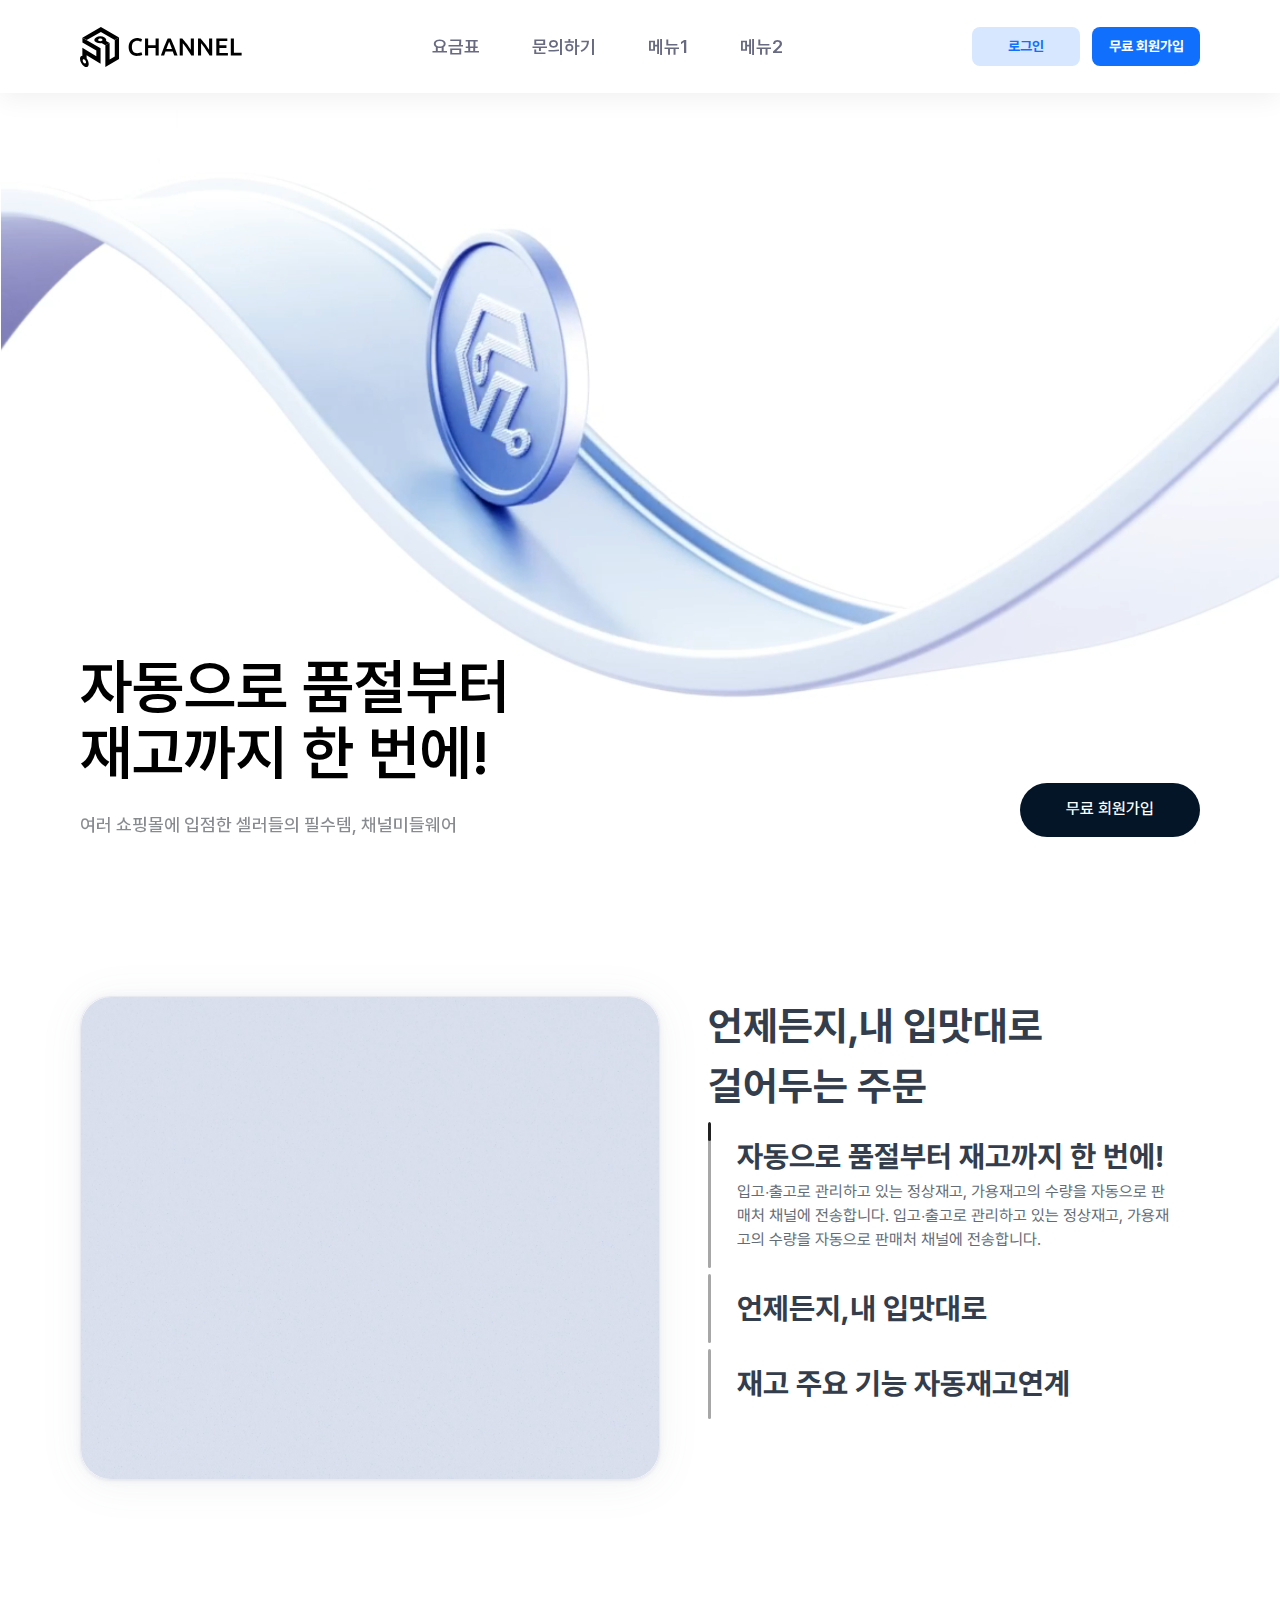
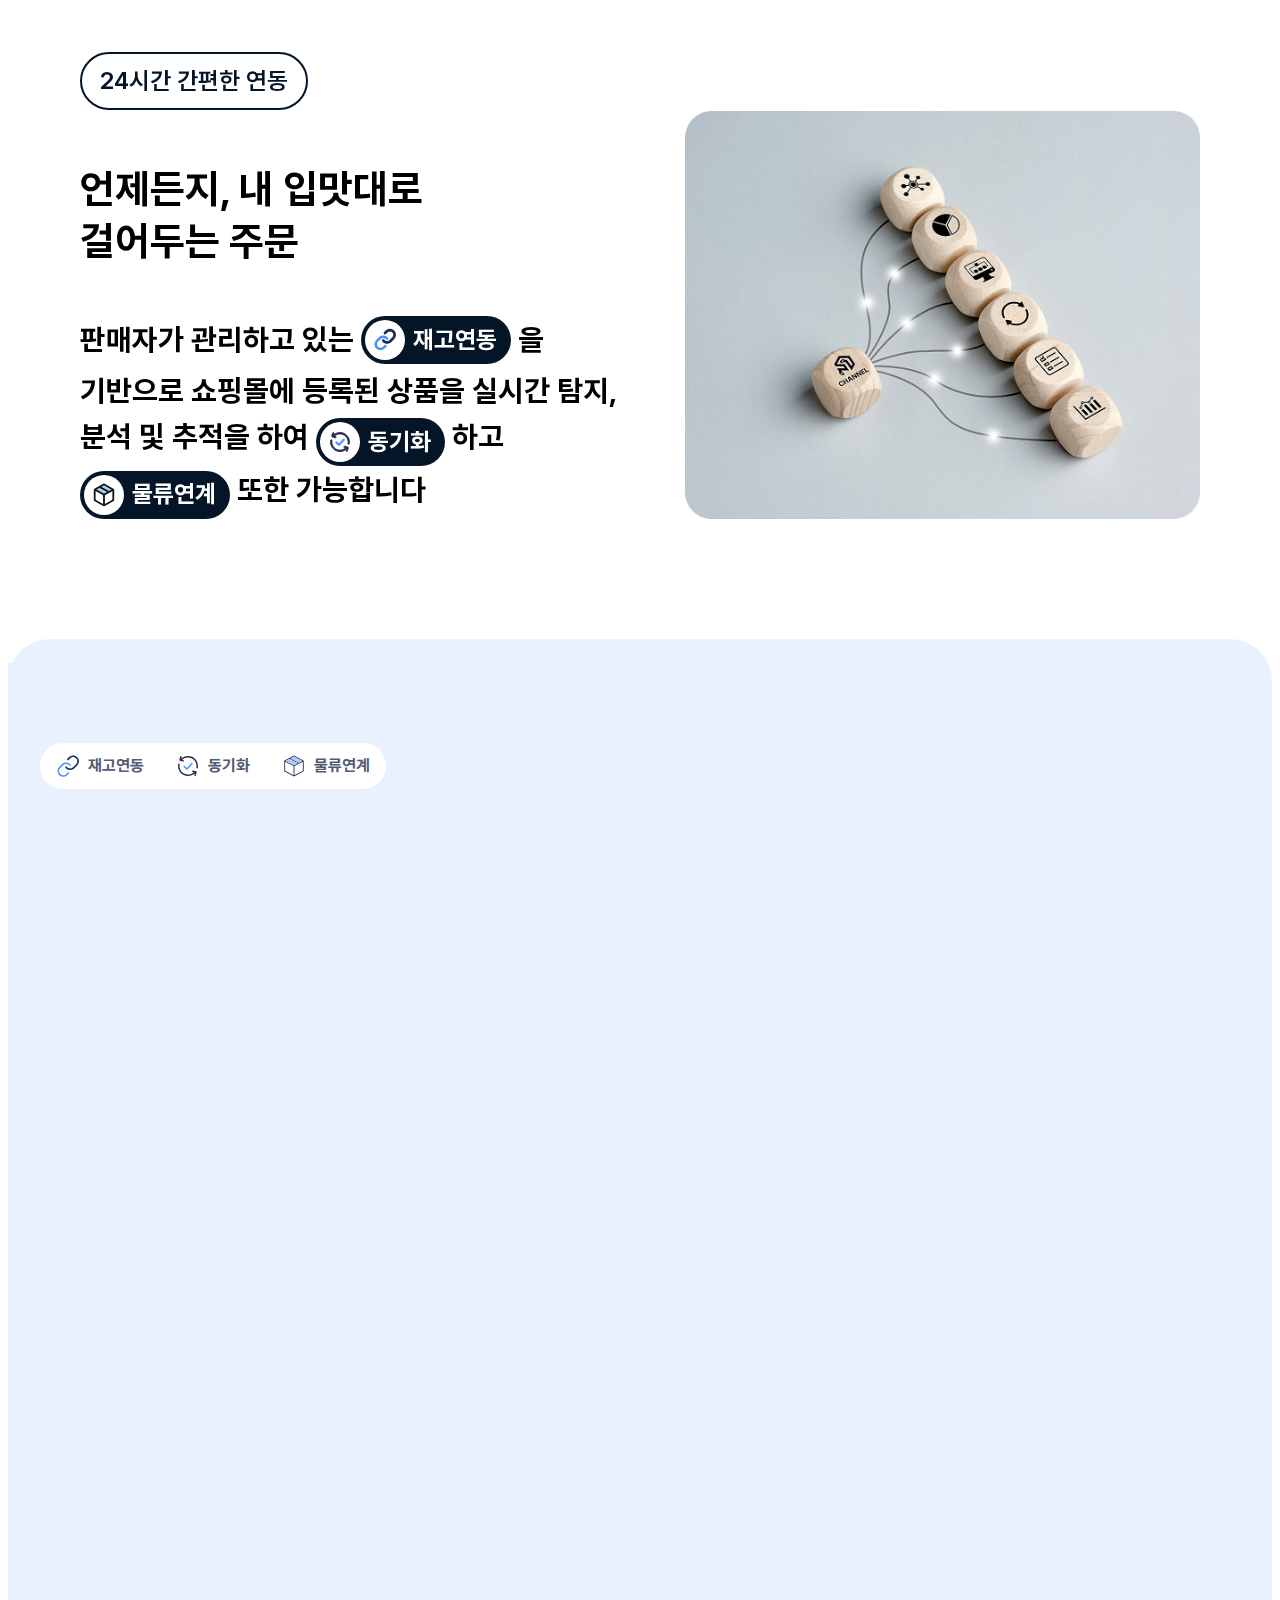
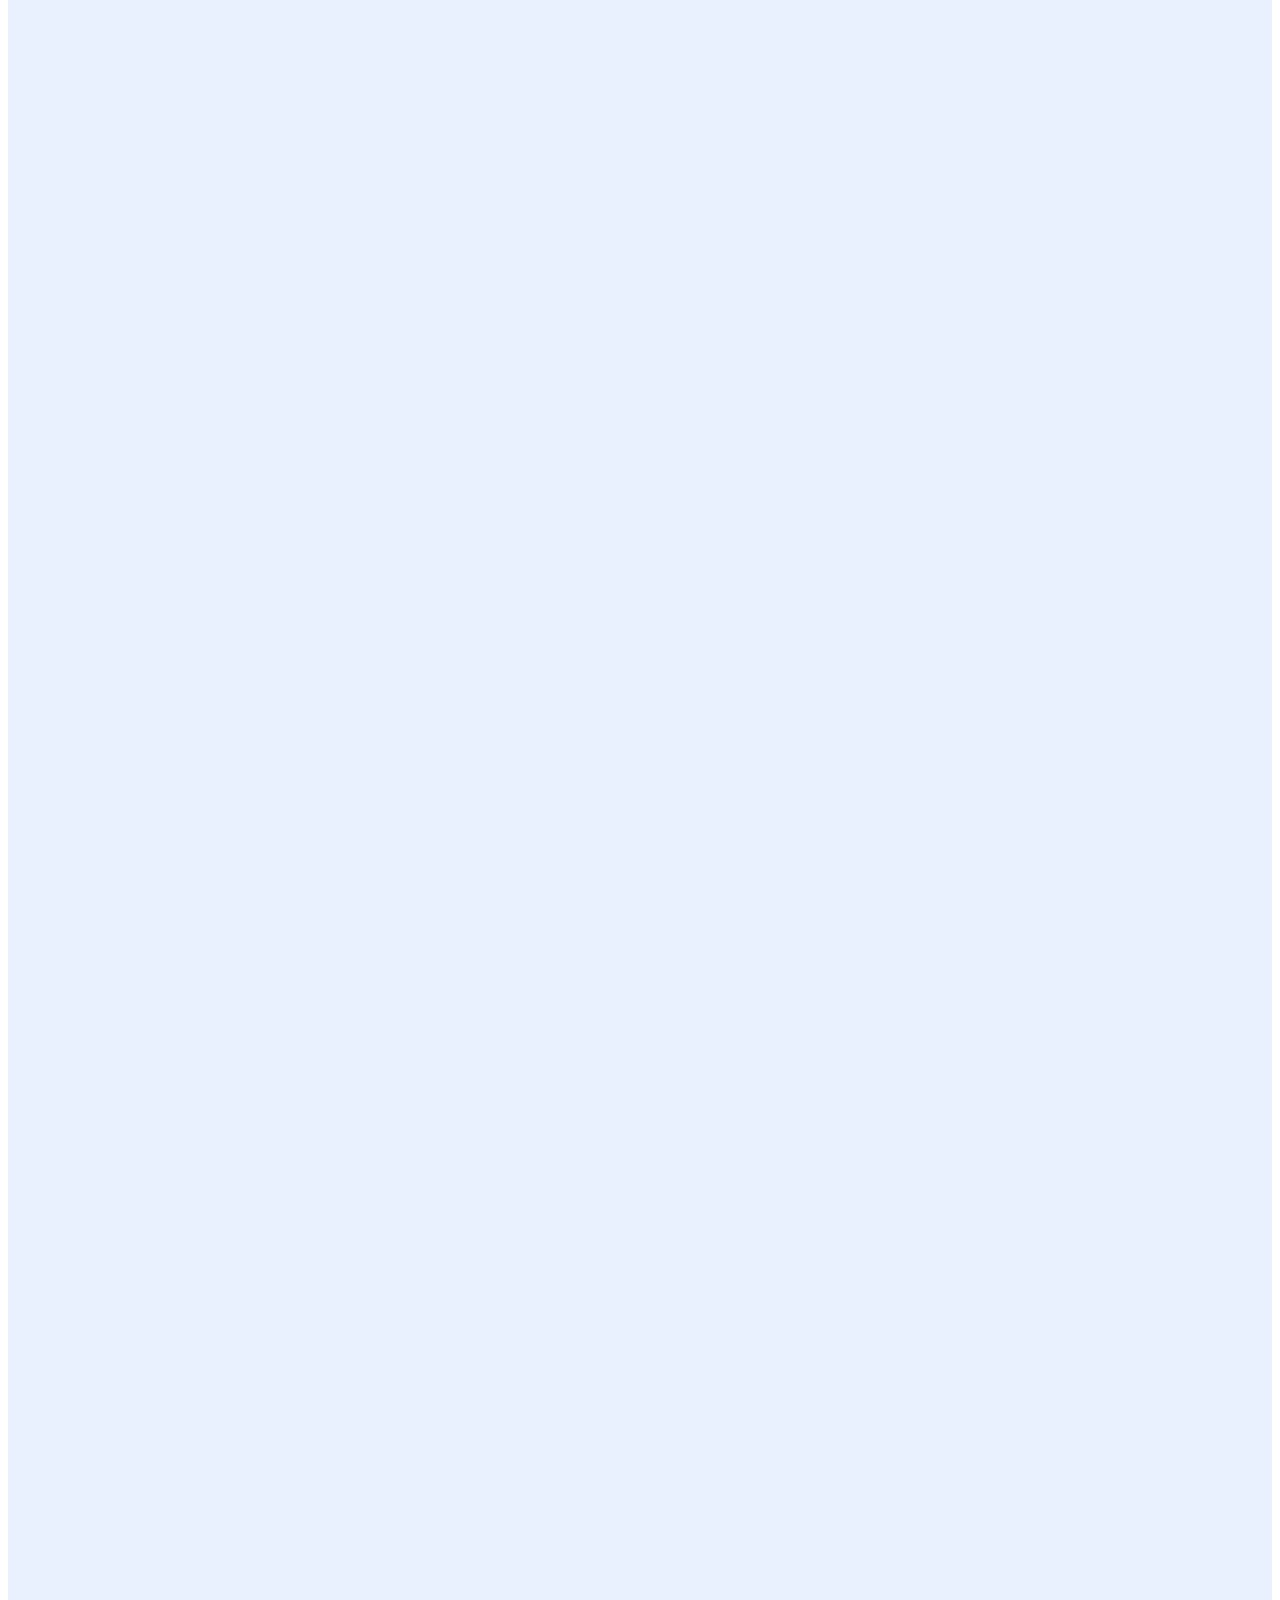
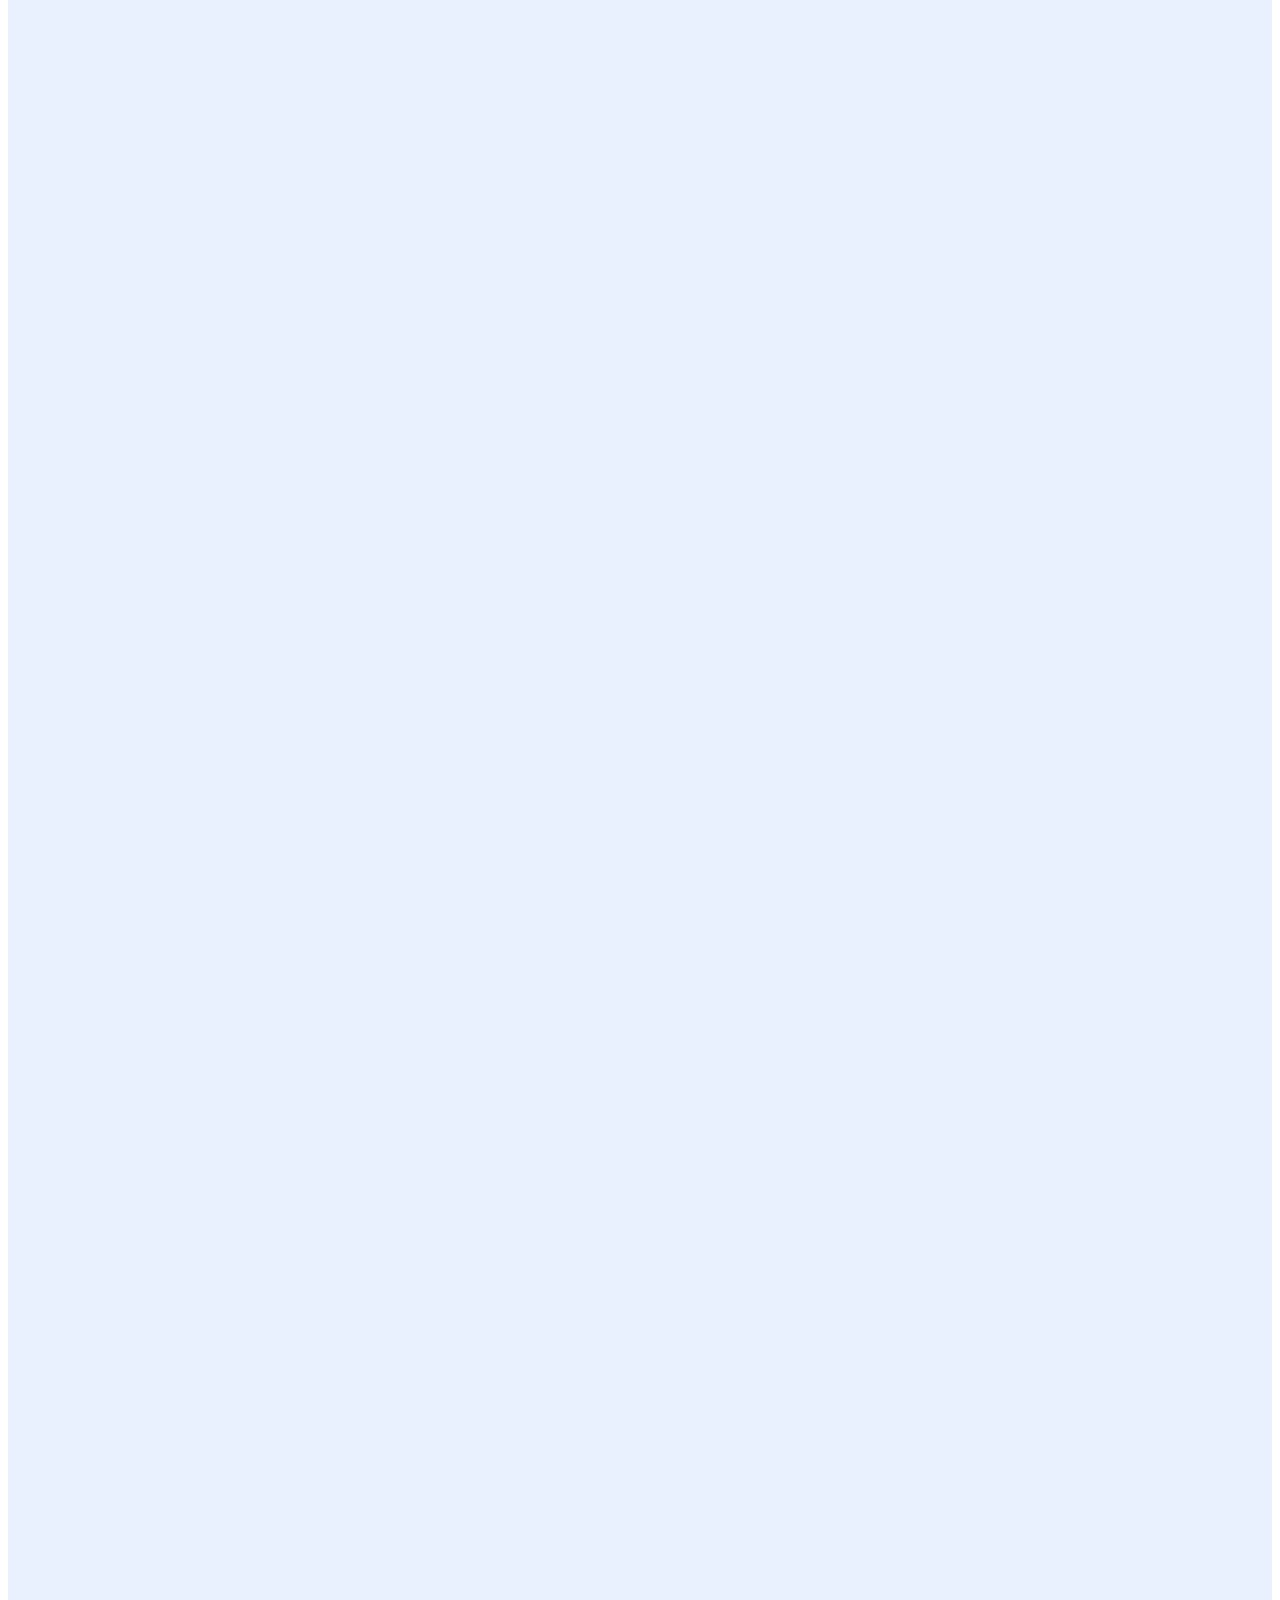
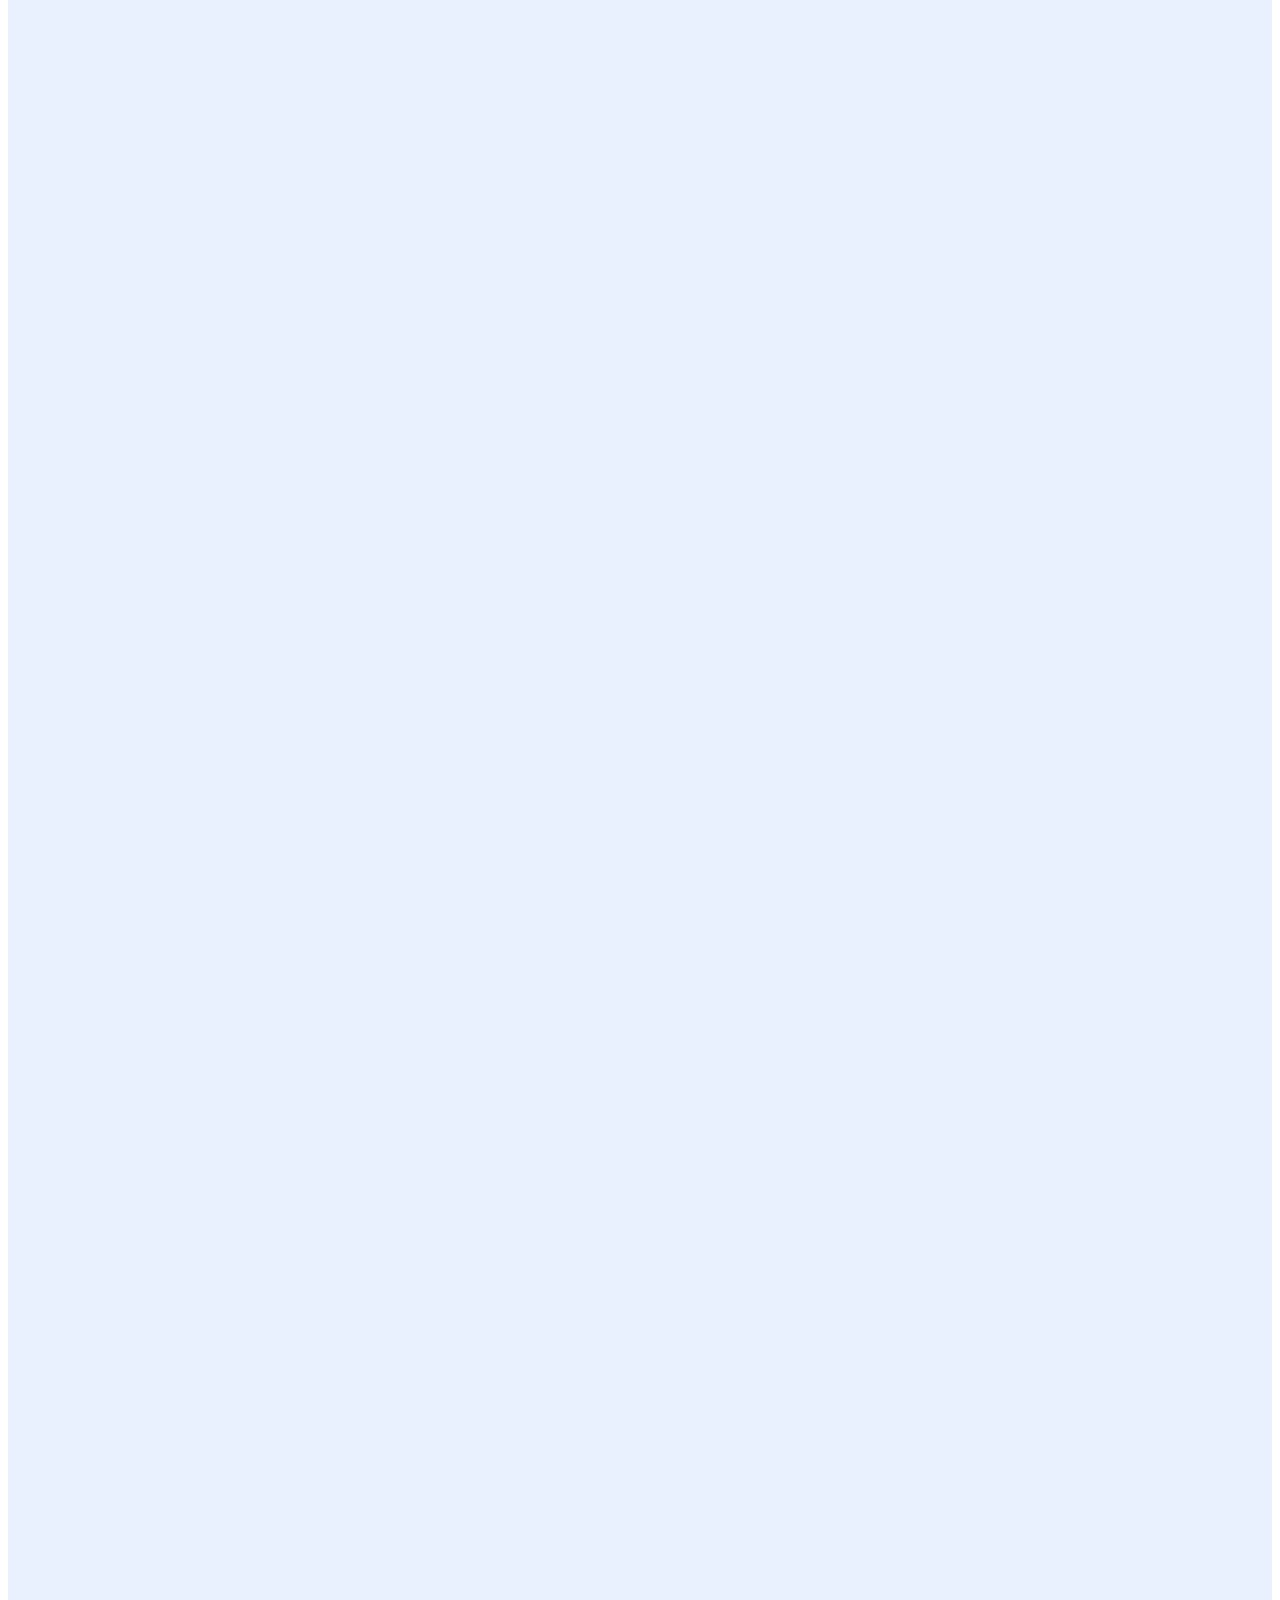
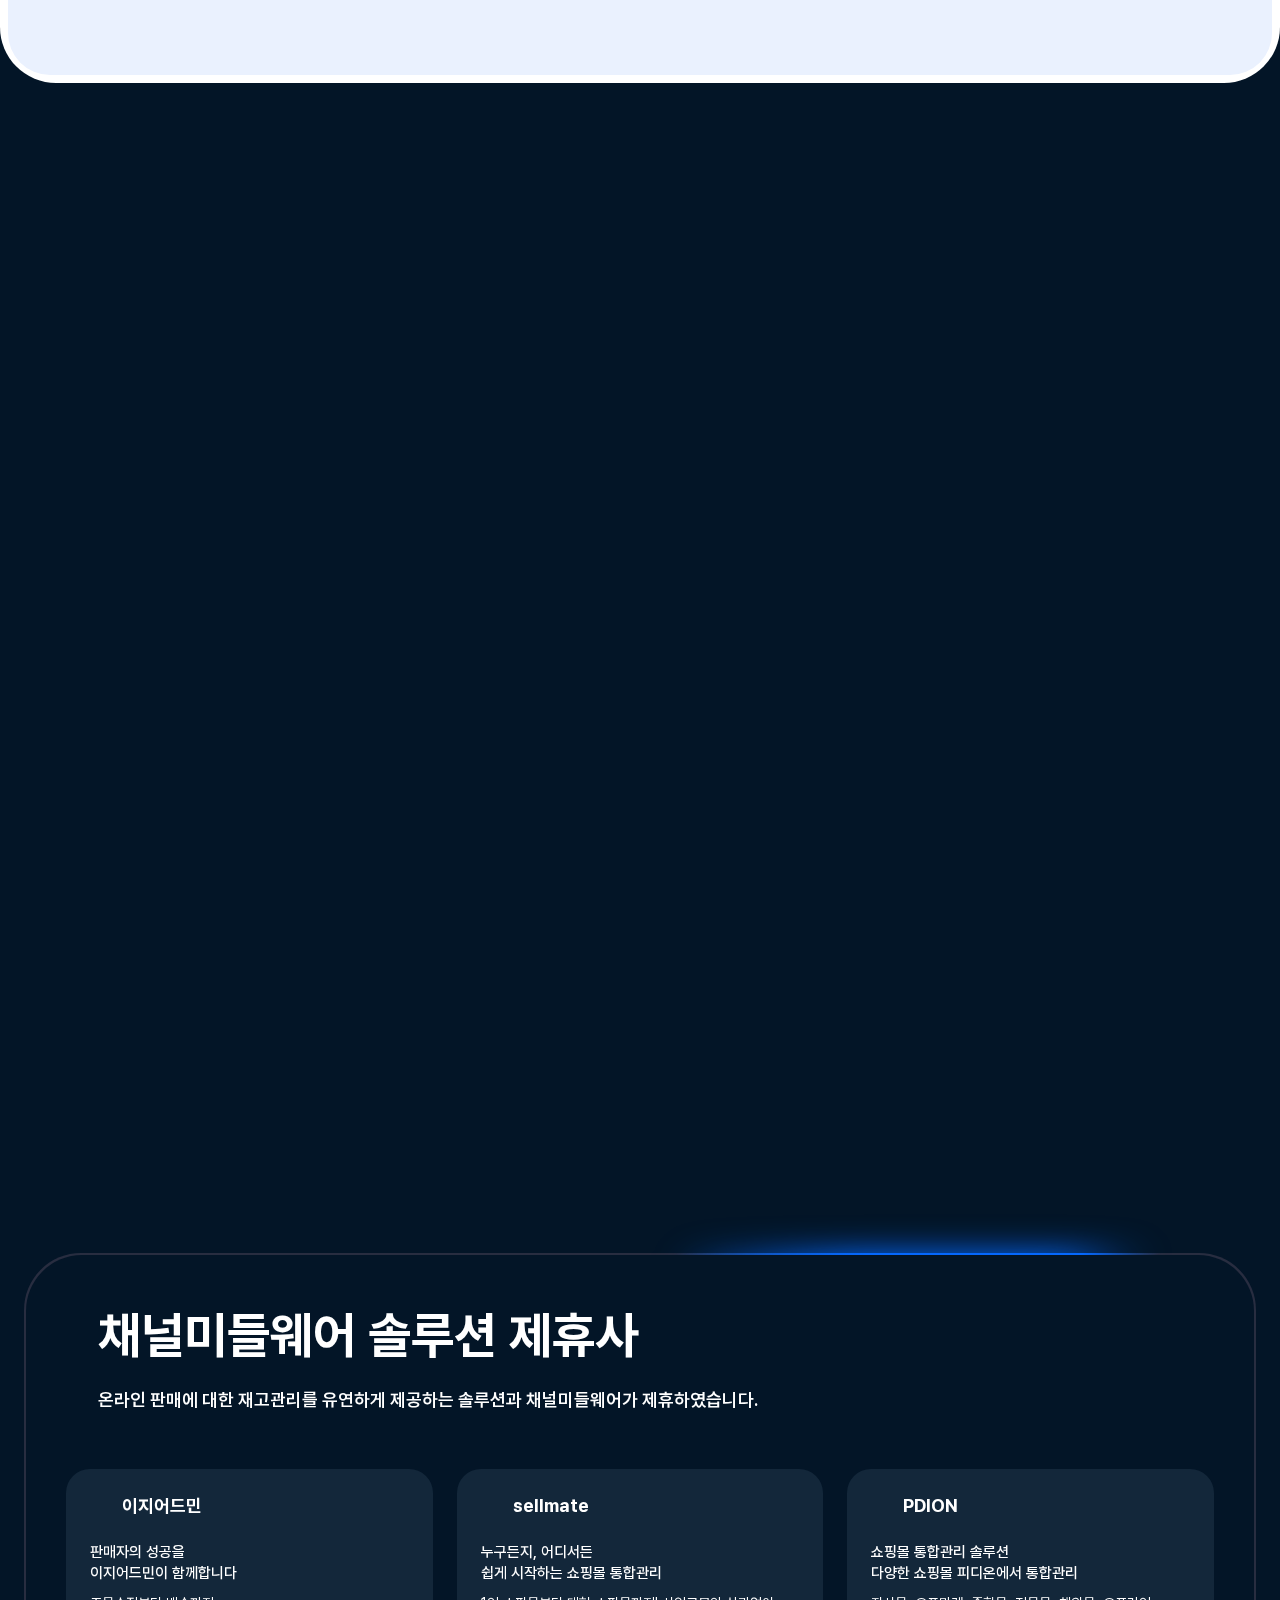
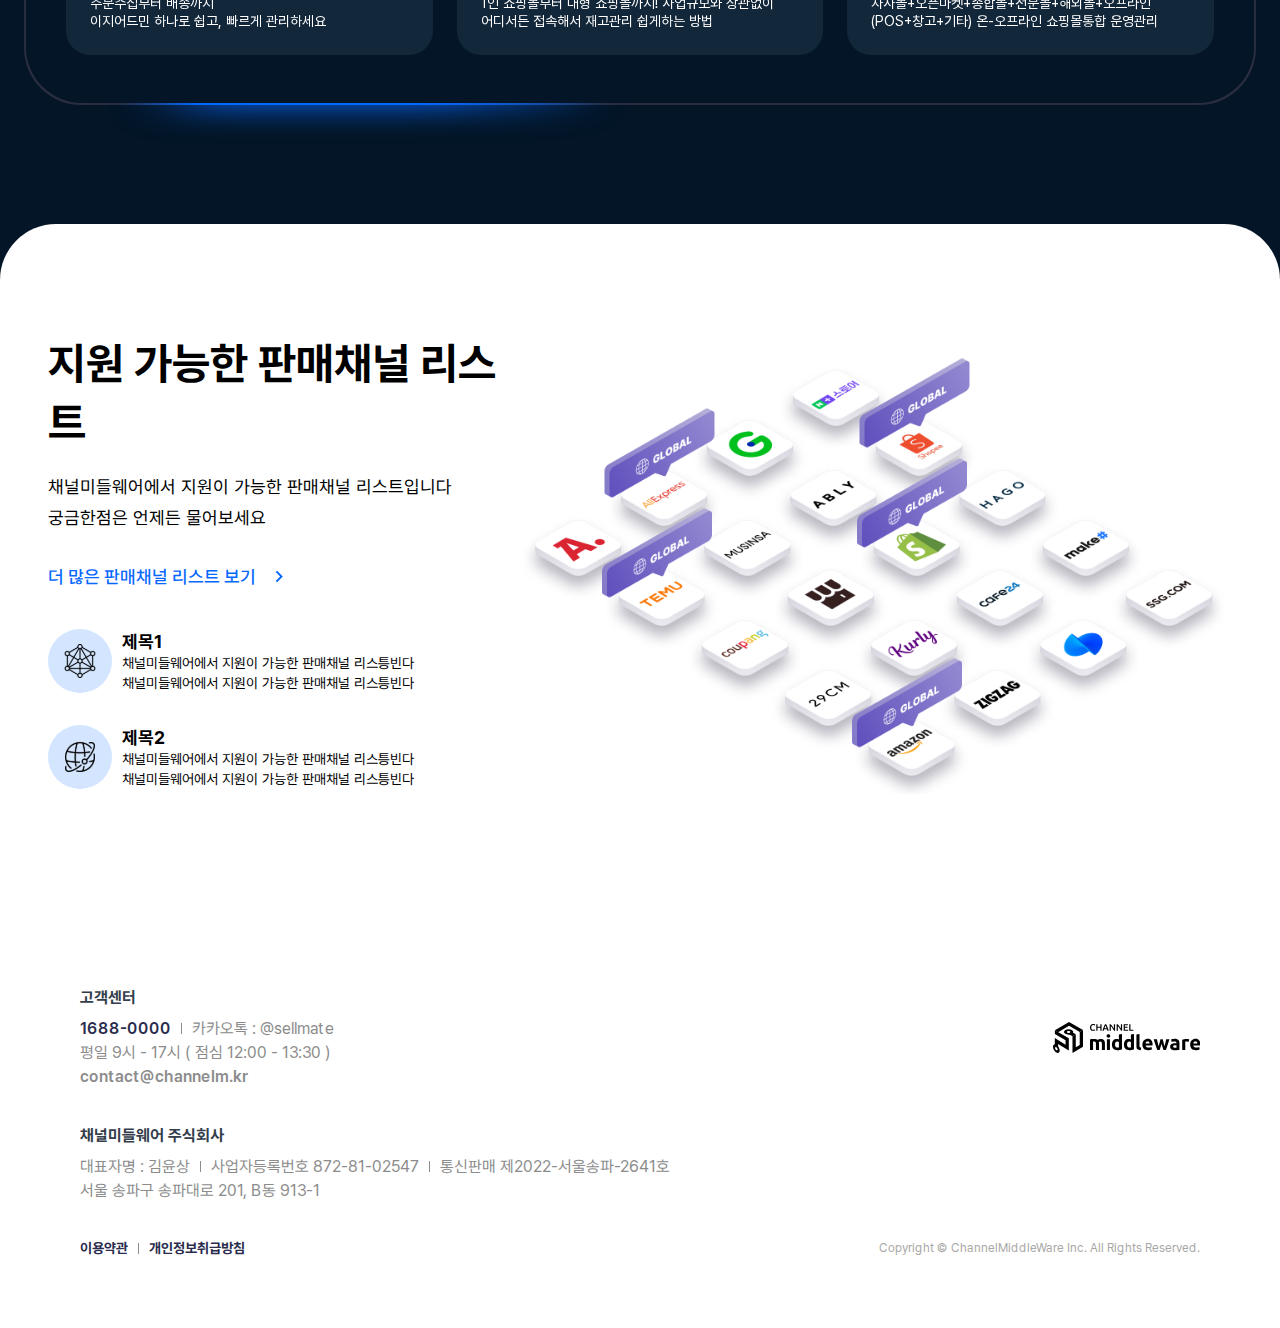
<file: index.html>
<!DOCTYPE html>
<html lang="ko">
<head>
  <meta charset="UTF-8">
  <title>채널미들웨어</title>
  <meta name="keywords" content="채널미들웨어">
  <meta name="application-name" content="채널미들웨어">
  <meta name="msapplication-tooltip" content="채널미들웨어">
  <meta id="meta_og_title" property="og:title" content="채널미들웨어">
  <meta name="description" content="채널미들웨어">
  <meta property="og:description" content="채널미들웨어">
    <meta name="viewport" content="width=device-width,initial-scale=1">
  <meta http-equiv="X-UA-Compatible" content="IE=edge">
  <meta name="theme-color" content="#000000">
  <meta name="msapplication-navbutton-color" content="#000000">
  <link rel="shortcut icon" href="assets/images/common/icons/favicon.ico" type="image/x-icon">
  <link rel="apple-touch-icon" sizes="57x57" href="assets/images/common/icons/apple-icon-57x57.png">
  <link rel="apple-touch-icon" sizes="60x60" href="assets/images/common/icons/apple-icon-60x60.png">
  <link rel="apple-touch-icon" sizes="72x72" href="assets/images/common/icons/apple-icon-72x72.png">
  <link rel="apple-touch-icon" sizes="76x76" href="assets/images/common/icons/apple-icon-76x76.png">
  <link rel="apple-touch-icon" sizes="114x114" href="assets/images/common/icons/apple-icon-114x114.png">
  <link rel="apple-touch-icon" sizes="120x120" href="assets/images/common/icons/apple-icon-120x120.png">
  <link rel="apple-touch-icon" sizes="144x144" href="assets/images/common/icons/apple-icon-144x144.png">
  <link rel="apple-touch-icon" sizes="152x152" href="assets/images/common/icons/apple-icon-152x152.png">
  <link rel="apple-touch-icon" sizes="180x180" href="assets/images/common/icons/apple-icon-180x180.png">
  <link rel="icon" type="image/png" sizes="192x192"  href="assets/images/common/icons/android-icon-192x192.png">
  <link rel="icon" type="image/png" sizes="32x32" href="assets/images/common/icons/favicon-32x32.png">
  <link rel="icon" type="image/png" sizes="96x96" href="assets/images/common/icons/favicon-96x96.png">
  <link rel="icon" type="image/png" sizes="16x16" href="assets/images/common/icons/favicon-16x16.png">
  <link rel="manifest" href="assets/images/common/icons/manifest.json">
  <meta name="msapplication-TileColor" content="#ffffff">
  <meta name="msapplication-TileImage" content="assets/images/common/icons/ms-icon-144x144.png">
  <meta name="theme-color" content="#ffffff">
  <meta name="apple-mobile-web-app-status-bar-style" content="black-translucent">
  <meta property="og:image" content="assets/images/common/og-image.jpg">
  <meta property="og:image:width" content="800">
  <meta property="og:image:height" content="627">
  <link rel="stylesheet" href="assets/style/style.css">
  <script src="assets/js/vendors/jquery.min.js"></script>
  <script src="assets/js/vendors/aos.js"></script>
  <script src="assets/js/common.js"></script>

  <script src="assets/js/vendors/unpkg.com_vue@3.3.4_dist_vue.global.js"></script>
  <script src="assets/js/vendors/gsap@3.12.7_dist_gsap.min.js"></script>
  <script src="assets/js/vendors/gsap@3.12.7_dist_ScrollTrigger.min.js"></script>
  <script src="assets/js/vendors/gsap@3.12.7_dist_ScrollToPlugin.min.js"></script>
  <script src="assets/js/vendors/gsap@3.12.7_dist_TextPlugin.min.js"></script>
  <script src="assets/js/main.js"></script>
</head>
<body>
<header class="header js-header">
  <div class="layout">
    <h1 class="header-logo">
      <a href="index.html" class="header-logo__link">채널미들웨어</a>
    </h1>
    <nav class="header-menu">
      <div class="header-menu-inner">
        <a href="pricing.html" class="header-menu__link">요금표</a>
        <a href="contact.html" class="header-menu__link">문의하기</a>
        <a href="" class="header-menu__link">메뉴1</a>
        <a href="" class="header-menu__link">메뉴2</a>
      </div>
      <a href="login.html" class="header-menu-login">로그인</a>
    </nav>
    <nav class="header-right-menu">
      <a href="login.html" class="header-right-menu__link">로그인</a>
      <a href="sign-up.html" class="header-right-menu__link">무료 회원가입</a>
    </nav>
    <div class="header-menu-mobile">
      <a href="sign-up.html" class="header-right-menu__link">무료 회원가입</a>
      <button class="header-menu-button js-header-menu-button"></button>
    </div>
  </div>
</header>

<div class="main" id="contents">
  <article class="section section0 js-section0">
    <div class="section0-content">
      <div class="section0-video-area">
        <video
          muted
          playsinline
          poster="assets/images/main/section0-video-poster.jpg?auto=format"
          class="section0-video js-section0-video js-section0-video-pc section0-video-pc"
        >
          <source src="assets/video/section0-video.mp4" type="video/mp4">
        </video>
      </div>
      <div class="layout section0-text section0-text0 js-section0-text js-section0-text0 fade-content">
        <div>
          <h1 class="main-common__title js-section0-title">
            자동으로 품절부터<br/> 재고까지 한 번에!
          </h1>
          <p class="main-common__description js-section0-description">
            여러 쇼핑몰에 입점한 셀러들의 필수템, 채널미들웨어
          </p>
        </div>
        <a href="sign-up.html" class="section0-video__link js-section0-link">무료 회원가입</a>
      </div>
      <div class="layout section0-text js-section0-text js-section0-text1 section0-text1 fade-content">
        <div>
          <h1 class="main-common__title js-section0-title">
            자동으로 품절부터<br/> 재고까지 한 번에!
          </h1>
          <p class="main-common__description js-section0-description">
            여러 쇼핑몰에 입점한 셀러들의 필수템, 채널미들웨어<br/>
            품절관리로 인한 소비자 분쟁과 인력 낭비로부터 자유로운<br/>
            통합관리 시스템으로 셀러님의 판매 경험에 날개를 펼쳐보세요!
          </p>
        </div>
        <a href="sign-up.html" class="section0-video__link js-section0-link">지금 가입하기</a>
      </div>
    </div>
  </article>
  <article class="section section1 js-section1">
    <div class="layout section1-content js-section1-content">
      <div class="section1-content-inner">
        <div class="section1-content-contents">
          <h1 class="section1-text__title vertical-mode">
            언제든지,내 입맛대로<br/>
            걸어두는 주문
          </h1>
          <div class="section1-video-area">
            <video
              muted
              playsinline
              poster="assets/images/main/section1-video-poster.jpg?auto=format"
              class="section1-video js-section1-video"
            >
              <source src="assets/video/section1-video.mp4" type="video/mp4">
            </video>
          </div>
          <article class="section1-text">
            <h1 class="section1-text__title">
              언제든지,내 입맛대로<br/>
              걸어두는 주문
            </h1>
            <div class="section1-text-content">
              <article data-index="0" class="section1-text-item">
                <div class="section1-text-item-line"></div>
                <div class="section1-text-item-title">
                  <h3 class="section1-text-item__title">
                    자동으로 품절부터 재고까지 한 번에!
                  </h3>
                </div>
                <div class="section1-text-item-description-box">
                  <div class="section1-text-item-description">
                    <p class="section1-text-item__description">
                      입고∙출고로 관리하고 있는 정상재고,
                      가용재고의 수량을 자동으로 판매처 채널에 전송합니다.
                      입고∙출고로 관리하고 있는 정상재고, 가용재고의 수량을
                      자동으로 판매처 채널에 전송합니다.
                    </p>
                  </div>
                </div>
              </article>
              <article data-index="1" class="section1-text-item">
                <div class="section1-text-item-line"></div>
                <div class="section1-text-item-title">
                  <h3 class="section1-text-item__title">
                    언제든지,내 입맛대로
                  </h3>
                </div>
                <div class="section1-text-item-description-box">
                  <div class="section1-text-item-description">
                    <p class="section1-text-item__description">
                      입고∙출고로 관리하고 있는 정상재고,
                      가용재고의 수량을 자동으로 판매처 채널에 전송합니다.
                      입고∙출고로 관리하고 있는 정상재고, 가용재고의 수량을
                      자동으로 판매처 채널에 전송합니다.
                    </p>
                  </div>
                </div>
              </article>
              <article data-index="2" class="section1-text-item">
                <div class="section1-text-item-line"></div>
                <div class="section1-text-item-title">
                  <h3 class="section1-text-item__title">
                    재고 주요 기능 자동재고연계
                  </h3>
                </div>
                <div class="section1-text-item-description-box">
                  <div class="section1-text-item-description">
                    <p class="section1-text-item__description">
                      입고∙출고로 관리하고 있는 정상재고,
                      가용재고의 수량을 자동으로 판매처 채널에 전송합니다.
                      입고∙출고로 관리하고 있는 정상재고, 가용재고의 수량을
                      자동으로 판매처 채널에 전송합니다.
                    </p>
                  </div>
                </div>
              </article>
            </div>
          </article>
        </div>
      </div>
    </div>
  </article>
  <article class="section2 js-section2">
    <div class="section2-inner-bg"></div>
    <div class="section2-inner">
      <div class="section2-video-content">
        <div class="section2-video-content-inner layout">
          <div class="section2-video-content-text">
            <mark class="section2-video-content__mark">24시간 간편한 연동</mark>
            <h2 class="section2-video-content__title">
              언제든지, 내 입맛대로<br/>
              걸어두는 주문
            </h2>
            <p class="section2-video-content__text">판매자가 관리하고 있는
              <button class="section2-text-button js-section2-text-button">
                <i class="section2-text-button__icon section2-text-button__icon0">
                  <img src="assets/images/main/section2-button0-icon.svg" alt="">
                </i>
                <strong class="section2-text-button__text">재고연동</strong>
              </button>
              을 기반으로 쇼핑몰에 등록된 상품을 실시간 탐지, 분석 및 추적을 하여
              <button class="section2-text-button js-section2-text-button">
                <i class="section2-text-button__icon section2-text-button__icon1">
                  <img src="assets/images/main/section2-button1-icon.svg" alt="">
                </i>
                <strong class="section2-text-button__text">동기화</strong>
              </button>
              하고
              <button class="section2-text-button js-section2-text-button">
                <i class="section2-text-button__icon section2-text-button__icon2">
                  <img src="assets/images/main/section2-button2-icon.svg" alt="">
                </i>
                <strong class="section2-text-button__text">물류연계</strong>
              </button>
              또한 가능합니다
            </p>
          </div>
          <div class="section2-img-content">
            <img src="assets/images/main/section2-img.png" srcset="assets/images/main/section2-img.png 1x, assets/images/main/section2-img-3x.png 2x, assets/images/main/section2-img-3x.png 3x" alt="">
          </div>
        </div>
      </div>
      <div>
        <div class="section2-overview js-section2-overview">
          <div id="section2-overview-bg" class="section2-overview-bg js-section2-overview-bg">
            <div class="section2-overview-bg-inner"></div>
          </div>
          <div class="section2-overview-content">
            <div class="section2-overview-tab">
              <div class="section2-overview-tab-inner">
                <div class="section2-overview-tab-inner-bg"></div>
                <div class="section2-overview-tab-inner-box">
                  <div class="section2-overview-tab-inner-content">
                    <button class="overview-tab__button js-overview-tab-button">
                      <i class="overview-tab__button-icon inventory"></i>
                      <strong class="overview-tab__button-text">재고연동</strong>
                    </button>
                    <button class="overview-tab__button js-overview-tab-button">
                      <i class="overview-tab__button-icon sync"></i>
                      <strong class="overview-tab__button-text">동기화</strong>
                    </button>
                    <button class="overview-tab__button js-overview-tab-button">
                      <i class="overview-tab__button-icon logistics"></i>
                      <strong class="overview-tab__button-text">물류연계</strong>
                    </button>
                  </div>
                </div>
              </div>
            </div>
            <div class="overview-content">
              <div id="section2Content0" class="overview-content-inner" style="scroll-margin-top:180px">
                <div class="overview-content-left">
                  <header class="overview-content-header">
                    <div class="">
                      <h2 class="overview-content__title">
                        재고 주요 기능
                        자동재고연계
                      </h2>
                    </div>
                    <div class="">
                      <p class="overview-content__description">
                        입고∙출고로 관리하고 있는 정상재고,
                        가용재고의 수량을 자동으로 판매처 채널에 전송합니다.
                        입고∙출고로 관리하고 있는 정상재고, 가용재고의 수량을
                        자동으로 판매처 채널에 전송합니다.
                      </p>
                    </div>
                  </header>
                </div>
                <div class="overview-content-right">
                  <div class="overview-content-cards-area">
                    <div class="overview-content-cards no-scrollbar">
                      <div class="overview-content-card">
                        <div class="overview-content-card-inner">
                          <div class="overview-content-card-inner-inner">
                            <div class="overview-content-card-text">
                              <div class="">
                                <h3 class="overview-content-card-text__title">자동재고연계</h3>
                                <div class="">
                                  <p class="overview-content-card-text__description">
                                    입고∙출고로 관리하고 있는 정상재고, 가용재고의 수량을 자동으로 판매처 채널에 전송합니다.
                                  </p>
                                </div>
                              </div>
                            </div>
                            <div class="overview-content-video">
                              <div class="overview-content-video-inner">
                                <video
                                  preload="none"
                                  playsinline
                                  poster="assets/images/main/section2-content0-img0.png?auto=format"
                                  disablepictureinpicture
                                  controlslist="nodownload"
                                  class="overview-content-video__video js-overview-video"
                                  muted
                                >
                                  <source src="assets/video/section2-content0-video0.mp4" type="video/mp4">
                                </video>
                              </div>
                            </div>
                          </div>
                        </div>
                      </div>
                      <div class="overview-content-card">
                        <div class="overview-content-card-inner">
                          <div class="overview-content-card-inner-inner">
                            <div class="overview-content-card-text">
                              <div class="">
                                <h3 class="overview-content-card-text__title">자동재고연계</h3>
                                <div class="">
                                  <p class="overview-content-card-text__description">
                                    입고∙출고로 관리하고 있는 정상재고, 가용재고의 수량을 자동으로 판매처 채널에 전송합니다.
                                  </p>
                                </div>
                              </div>
                            </div>
                            <div class="overview-content-video">
                              <div class="overview-content-video-inner">
                                <video
                                  preload="none"
                                  playsinline
                                  poster="assets/images/main/section2-content0-img1.png?auto=format"
                                  disablepictureinpicture
                                  controlslist="nodownload"
                                  class="overview-content-video__video js-overview-video"
                                  muted
                                >
                                  <source src="assets/video/section2-content0-video1.mp4" type="video/mp4">
                                </video>
                              </div>
                            </div>
                          </div>
                        </div>
                      </div>
                      <div class="overview-content-card row">
                        <div class="overview-content-card-inner">
                          <div class="overview-content-card-inner-inner row">
                            <div class="overview-content-card-text">
                              <div class="">
                                <h3 class="overview-content-card-text__title">자동재고연계</h3>
                                <div class="">
                                  <p class="overview-content-card-text__description">
                                    입고∙출고로 관리하고 있는 정상재고, 가용재고의 수량을 자동으로 판매처 채널에 전송합니다.
                                  </p>
                                </div>
                              </div>
                            </div>
                            <div class="overview-content-video">
                              <div class="overview-content-video-inner">
                                <video preload="none" playsinline=""
                                       poster="assets/images/main/section2-content0-img2.png?auto=format"
                                       disablepictureinpicture=""
                                       controlslist="nodownload"
                                       class="overview-content-video__video js-overview-video"
                                       muted="">
                                  <source
                                    src="assets/video/section2-content0-video2.mp4"
                                    type="video/mp4"
                                  >
                                </video>
                              </div>
                            </div>
                          </div>
                        </div>
                      </div>
                    </div>
                  </div>
                </div>
              </div>
              <div id="section2Content1" class="overview-content-inner" style="scroll-margin-top:180px">
                <div class="overview-content-left narrow">
                  <header class="overview-content-header">
                    <div class="">
                      <h2 class="overview-content__title">
                        수천 개의 SKU가 있는 경우에도
                        몇 분 안에 전송 및 동기화 됩니다.
                      </h2>
                    </div>
                    <div class="">
                      <p class="overview-content__description">
                        판매처 채널 연결하고 재고 목록을 생성하면
                        동일한 SKU를 서로 자동으로 연결합니다!
                        그리고, 판매처 채널을 지속적으로 모니터링하여
                        항상 최선 상태로 유지되도록 합니다.
                      </p>
                    </div>
                  </header>
                </div>
                <div class="overview-content-right">
                  <div class="overview-content-cards-area">
                    <div class="overview-content-cards no-scrollbar">
                      <div class="overview-content-card">
                        <div class="overview-content-card-inner">
                          <div class="overview-content-card-inner-inner">
                            <div class="overview-content-card-text">
                              <div class="">
                                <h3 class="overview-content-card-text__title">동기화</h3>
                                <div class="">
                                  <p class="overview-content-card-text__description">
                                    입고∙출고로 관리하고 있는 정상재고, 가용재고의 수량을 자동으로 판매처 채널에 전송합니다.
                                  </p>
                                </div>
                              </div>
                            </div>
                            <div class="overview-content-video">
                              <div class="overview-content-video-inner">
                                <video
                                  preload="none"
                                  playsinline
                                  poster="assets/images/main/section2-content1-img0.png?auto=format"
                                  disablepictureinpicture
                                  controlslist="nodownload"
                                  class="overview-content-video__video js-overview-video"
                                  muted
                                >
                                  <source
                                    src="assets/video/section2-content1-video0.mp4"
                                    type="video/mp4"
                                  >
                                </video>
                              </div>
                            </div>
                          </div>
                        </div>
                      </div>
                      <div class="overview-content-card">
                        <div class="overview-content-card-inner">
                          <div class="overview-content-card-inner-inner">
                            <div class="overview-content-card-text">
                              <div class="">
                                <h3 class="overview-content-card-text__title">동기화</h3>
                                <div class="">
                                  <p class="overview-content-card-text__description">
                                    입고∙출고로 관리하고 있는 정상재고, 가용재고의 수량을 자동으로 판매처 채널에 전송합니다.
                                  </p>
                                </div>
                              </div>
                            </div>
                            <div class="overview-content-video">
                              <div class="overview-content-video-inner">
                                <video
                                  preload="none"
                                  playsinline
                                  poster="assets/images/main/section2-content1-img1.png?auto=format"
                                  disablepictureinpicture
                                  controlslist="nodownload"
                                  class="overview-content-video__video js-overview-video"
                                  muted
                                >
                                  <source
                                    src="assets/video/section2-content1-video1.mp4"
                                    type="video/mp4"
                                  >
                                </video>
                              </div>
                            </div>
                          </div>
                        </div>
                      </div>
                      <div class="overview-content-card row">
                        <div class="overview-content-card-inner">
                          <div class="overview-content-card-inner-inner row">
                            <div class="overview-content-card-text">
                              <div class="">
                                <h3 class="overview-content-card-text__title">동기화</h3>
                                <div class="">
                                  <p class="overview-content-card-text__description">
                                    입고∙출고로 관리하고 있는 정상재고, 가용재고의 수량을 자동으로 판매처 채널에 전송합니다.
                                  </p>
                                </div>
                              </div>
                            </div>
                            <div class="overview-content-video">
                              <div class="overview-content-video-inner">
                                <video
                                  preload="none"
                                  playsinline
                                  poster="assets/images/main/section2-content1-img2.png?auto=format"
                                  disablepictureinpicture=""
                                  controlslist="nodownload"
                                  class="overview-content-video__video js-overview-video"
                                  muted
                                >
                                  <source
                                    src="assets/video/section2-content1-video2.mp4"
                                    type="video/mp4"
                                  >
                                </video>
                              </div>
                            </div>
                          </div>
                        </div>
                      </div>
                    </div>
                  </div>
                </div>
              </div>
              <div id="section2Content2" class="overview-content-inner" style="scroll-margin-top:180px">
                <div class="overview-content-left narrow">
                  <header class="overview-content-header">
                    <div class="">
                      <h2 class="overview-content__title">
                        물류연계
                      </h2>
                    </div>
                    <div class="">
                      <p class="overview-content__description">
                        판매처 채널 연결하고 재고 목록을 생성하면
                        동일한 SKU를 서로 자동으로 연결합니다!
                        그리고, 판매처 채널을 지속적으로 모니터링하여
                        항상 최선 상태로 유지되도록 합니다.
                      </p>
                    </div>
                  </header>
                </div>
                <div class="overview-content-right">
                  <div class="overview-content-cards-area">
                    <div class="overview-content-cards no-scrollbar">
                      <div class="overview-content-card">
                        <div class="overview-content-card-inner">
                          <div class="overview-content-card-inner-inner">
                            <div class="overview-content-card-text">
                              <div class="">
                                <h3 class="overview-content-card-text__title">물류연계</h3>
                                <div class="">
                                  <p class="overview-content-card-text__description">
                                    입고∙출고로 관리하고 있는 정상재고, 가용재고의 수량을 자동으로 판매처 채널에 전송합니다.
                                  </p>
                                </div>
                              </div>
                            </div>
                            <div class="overview-content-video">
                              <div class="overview-content-video-inner">
                                <video
                                  preload="none"
                                  playsinline
                                  poster="assets/images/main/section2-content2-img0.png?auto=format"
                                  disablepictureinpicture
                                  controlslist="nodownload"
                                  class="overview-content-video__video js-overview-video"
                                  muted
                                >
                                  <source
                                    src="assets/video/section2-content2-video0.mp4"
                                    type="video/mp4"
                                  >
                                </video>
                              </div>
                            </div>
                          </div>
                        </div>
                      </div>
                      <div class="overview-content-card">
                        <div class="overview-content-card-inner">
                          <div class="overview-content-card-inner-inner">
                            <div class="overview-content-card-text">
                              <div class="">
                                <h3 class="overview-content-card-text__title">물류연계</h3>
                                <div class="">
                                  <p class="overview-content-card-text__description">
                                    입고∙출고로 관리하고 있는 정상재고, 가용재고의 수량을 자동으로 판매처 채널에 전송합니다.
                                  </p>
                                </div>
                              </div>
                            </div>
                            <div class="overview-content-video">
                              <div class="overview-content-video-inner">
                                <video
                                  preload="none"
                                  playsinline
                                  poster="assets/images/main/section2-content2-img1.png?auto=format"
                                  disablepictureinpicture
                                  controlslist="nodownload"
                                  class="overview-content-video__video js-overview-video"
                                  muted
                                >
                                  <source
                                    src="assets/video/section2-content2-video1.mp4"
                                    type="video/mp4"
                                  >
                                </video>
                              </div>
                            </div>
                          </div>
                        </div>
                      </div>
                      <div class="overview-content-card row">
                        <div class="overview-content-card-inner">
                          <div class="overview-content-card-inner-inner row">
                            <div class="overview-content-card-text">
                              <div class="">
                                <h3 class="overview-content-card-text__title">물류연계</h3>
                                <div class="">
                                  <p class="overview-content-card-text__description">
                                    입고∙출고로 관리하고 있는 정상재고, 가용재고의 수량을 자동으로 판매처 채널에 전송합니다.
                                  </p>
                                </div>
                              </div>
                            </div>
                            <div class="overview-content-video">
                              <div class="overview-content-video-inner">
                                <video
                                  preload="none"
                                  playsinline
                                  poster="assets/images/main/section2-content2-img2.png?auto=format"
                                  disablepictureinpicture=""
                                  controlslist="nodownload"
                                  class="overview-content-video__video js-overview-video"
                                  muted
                                >
                                  <source
                                    src="assets/video/section2-content2-video2.mp4"
                                    type="video/mp4"
                                  >
                                </video>
                              </div>
                            </div>
                          </div>
                        </div>
                      </div>
                    </div>
                  </div>
                </div>
              </div>
            </div>
          </div>
        </div>
      </div>
    </div>
  </article>
  <section class="section3 js-section3">
    <!--        사용 고객사 브랜드-->
    <div class="section3-brand">
      <div class="section3-brand-content">
        <div class="brand-behind-content js-brand-behind-content">
          <div class="section3-title-box">
            <header class="section3-title-header">
              <h2 class="section3-title__title">
                사용 고객사 브랜드
              </h2>
              <div class="">
                <p class="section3-title__description">
                  온라인 판매에 대한 재고관리를 유연하게 제공하는 솔루션과 채널미들웨어가 제휴하였습니다.
                </p>
              </div>
            </header>
          </div>
          <div class="section3-brand-content-content">
            <section class="section3-brand-flowing-content">
              <div class="section3-brand-flowing-inner js-flowing-inner" aria-hidden="true" ref="inner">
                <div class="section3-brand-flowing-item js-flowing-item">
                  <img src="assets/images/main/brand-logo0.png" alt="">
                </div>
                <div class="section3-brand-flowing-item js-flowing-item">
                  <img src="assets/images/main/brand-logo1.png" alt="">
                </div>
                <div class="section3-brand-flowing-item js-flowing-item">
                  <img src="assets/images/main/brand-logo2.png" alt="">
                </div>
                <div class="section3-brand-flowing-item js-flowing-item">
                  <img src="assets/images/main/brand-logo3.png" alt="">
                </div>
                <div class="section3-brand-flowing-item js-flowing-item">
                  <img src="assets/images/main/brand-logo4.png" alt="">
                </div>
                <div class="section3-brand-flowing-item js-flowing-item">
                  <img src="assets/images/main/brand-logo5.png" alt="">
                </div>
                <div class="section3-brand-flowing-item js-flowing-item">
                  <img src="assets/images/main/brand-logo6.png" alt="">
                </div>
                <div class="section3-brand-flowing-item js-flowing-item">
                  <img src="assets/images/main/brand-logo7.png" alt="">
                </div>
              </div>
            </section>
            <div class="section3-review-content">
              <ul class="section3-review-list layout no-scrollbar">
                <li class="section3-review-item js-section3-review-item">
                  <div class="quote-icon">
                    <img src="assets/images/main/quote-icon.svg" alt="">
                  </div>
                  <div class="review-content">
                    <blockquote class="review-content-text">
                      WOW 후기입니다.WOW 후기입니다.WOW 후기입니다.WOW 후기입니다.WOW 후기입니다.
                        WOW 후기입니다.WOW 후기입니다.WOW 후기입니다.WOW 후기입니다.WOW 후기입니다.
                        WOW 후기입니다.WOW 후기입니다.
                    </blockquote>
                    <div class="review-content-writer">
                      <strong>- Jean-Baptiste Kaloya</strong>
                      <small>Product Designer at Braze</small>
                    </div>
                  </div>
                  <div class="quote-icon bottom">
                    <img src="assets/images/main/quote-icon.svg" alt="">
                  </div>
                </li>
                <li class="section3-review-item js-section3-review-item">
                  <div class="quote-icon">
                    <img src="assets/images/main/quote-icon.svg" alt="">
                  </div>
                  <div class="review-content">
                    <blockquote class="review-content-text">
                      WOW 후기입니다.WOW 후기입니다.WOW 후기입니다.WOW 후기입니다.WOW 후기입니다.
                      WOW 후기입니다.WOW 후기입니다.WOW 후기입니다.WOW 후기입니다.WOW 후기입니다.
                      WOW 후기입니다.WOW 후기입니다.
                    </blockquote>
                    <div class="review-content-writer">
                      <strong>- Jean-Baptiste Kaloya</strong>
                      <small>Product Designer at Braze</small>
                    </div>
                  </div>
                  <div class="quote-icon bottom">
                    <img src="assets/images/main/quote-icon.svg" alt="">
                  </div>
                </li>
              </ul>
            </div>
          </div>
        </div>
      </div>
    </div>
    <!--        사용 고객사 브랜드-->
    <!--        솔루션 제휴사 -->
    <div class="section3-partner">
      <div class="partner-behind-content js-partner-behind-content">
        <div class="partner-content">
          <div class="partner-content-effect"></div>
          <div class="partner-content-content">
            <div class="partner-content-content-inner">
              <div class="">
                <header class="partner-content-header">
                  <h2 class="partner-content__title">
                    채널미들웨어 솔루션 제휴사
                  </h2>
                  <p class="partner-content__description">
                    온라인 판매에 대한 재고관리를 유연하게 제공하는 솔루션과 채널미들웨어가 제휴하였습니다.
                  </p>
                </header>
              </div>
              <div class="partner-content-list">
                <div class="partner-content-list-inner no-scrollbar">
                  <div class="partner-content-item ">
                    <div class="partner-item-top">
                      <div class="partner-item__logo">
                        <img
                          loading="lazy"
                          draggable="false"
                          width="24"
                          height="24"
                          src="assets/images/main/partner-logo0.png"
                          alt=""
                          class="partner-item__logo-img"
                        />
                      </div>
                       <h3 class="partner-item__name">
                         이지어드민
                       </h3>
                    </div>
                    <div class="partner-item-bottom">
                      <p class="partner-item__description large">판매자의 성공을<br/> 이지어드민이 함께합니다</p>
                      <p class="partner-item__description">
                        주문수집부터 배송까지<br/>
                        이지어드민 하나로 쉽고, 빠르게 관리하세요
                      </p>
                    </div>
                  </div>
                  <div class="partner-content-item ">
                    <div class="partner-item-top">
                      <div class="partner-item__logo">
                        <img
                          loading="lazy"
                          draggable="false"
                          width="24"
                          height="24"
                          src="assets/images/main/partner-logo1.png"
                          alt=""
                          class="partner-item__logo-img"
                        />
                      </div>
                      <h3 class="partner-item__name">
                        sellmate
                      </h3>
                    </div>
                    <div class="partner-item-bottom">
                      <p class="partner-item__description large">
                        누구든지, 어디서든 <br/> 쉽게 시작하는 쇼핑몰 통합관리
                      </p>
                      <p class="partner-item__description">
                        1인 쇼핑몰부터 대형 쇼핑몰까지!   사업규모와 상관없이<br/>
                        어디서든 접속해서 재고관리 쉽게하는 방법
                      </p>
                    </div>
                  </div>
                  <div class="partner-content-item ">
                    <div class="partner-item-top">
                      <div class="partner-item__logo">
                        <img
                          loading="lazy"
                          draggable="false"
                          width="24"
                          height="24"
                          src="assets/images/main/partner-logo2.png"
                          alt=""
                          class="partner-item__logo-img"
                        />
                      </div>
                      <h3 class="partner-item__name">
                        PDION
                      </h3>
                    </div>
                    <div class="partner-item-bottom">
                      <p class="partner-item__description large">
                        쇼핑몰 통합관리 솔루션<br/>
                        다양한 쇼핑몰 피디온에서 통합관리
                      </p>
                      <p class="partner-item__description">
                        자사몰+오픈마켓+종합몰+전문몰+해외몰+오프라인(POS+창고+기타) 온-오프라인 쇼핑몰통합 운영관리
                      </p>
                    </div>
                  </div>
                </div>
              </div>
            </div>
          </div>
        </div>
      </div>
    </div>
    <!--        솔루션 제휴사 -->
  </section>
<!--  지원가능한 판매채널 리스트-->
  <section class="section4 js-section4">
    <div class="section4-content">
      <div class="section4-content-inner">
        <div class="section4-content-inner-inner">
          <div class="section4-content-text">
            <header class="section4-content-header">
              <h2 class="section4-content__title">지원 가능한 판매채널 리스트</h2>
              <p class="section4-content__description">
                채널미들웨어에서 지원이 가능한 판매채널 리스트입니다<br/>
                궁금한점은 언제든 물어보세요
              </p>
              <button class="section4-content-more-button js-section4-more-button">
                더 많은 판매채널 리스트 보기
              </button>
            </header>
            <ul class="section4-content-list">
              <li class="section4-content-item">
                <i class="section4-content-item__icon">
                  <img src="assets/images/main/section4-icon0.svg" alt="">
                </i>
                <div class="section4-content-item-text">
                  <strong class="section4-content-item__subject">제목1</strong>
                  <p class="section4-content-item__description">
                    채널미들웨어에서 지원이 가능한 판매채널 리스틍빈다<br/>
                    채널미들웨어에서 지원이 가능한 판매채널 리스틍빈다
                  </p>
                </div>
              </li>
              <li class="section4-content-item">
                <i class="section4-content-item__icon">
                  <img src="assets/images/main/section4-icon1.svg" alt="">
                </i>
                <div class="section4-content-item-text">
                  <strong class="section4-content-item__subject">제목2</strong>
                  <p class="section4-content-item__description">
                    채널미들웨어에서 지원이 가능한 판매채널 리스틍빈다<br/>
                    채널미들웨어에서 지원이 가능한 판매채널 리스틍빈다
                  </p>
                </div>
              </li>
            </ul>
          </div>
          <div class="section4-content-img-box">
            <img src="assets/images/main/channel-list-img.png" alt="">
          </div>
        </div>
      </div>
    </div>
  </section>
</div>
<footer class="footer">
  <div class="layout">
    <div class="footer-top">
      <div class="footer-text">
        <strong class="footer-text__subject">고객센터</strong>
        <p class="footer-text__item">
          <a href="tel:1688-0000" class="footer-text__item-tel">1688-0000</a>
          <span class="footer-separator"></span> 카카오톡 : @sellmate
        </p>
        <p class="footer-text__item">
          평일 9시 - 17시 ( 점심 12:00 - 13:30 )
        </p>
        <p class="footer-text__item">
          <a href="mailto:contact@channelm.kr" class="footer-text__item-email">contact@channelm.kr</a>
        </p>
      </div>
      <img src="assets/images/common/footer-logo.svg" alt="channel middleware">
    </div>
    <div class="footer-text">
      <strong class="footer-text__subject">채널미들웨어 주식회사</strong>
      <p class="footer-text__item">
        대표자명 : 김윤상<span class="footer-separator"></span>
        사업자등록번호 872-81-02547<span class="footer-separator"></span>
        통신판매 제2022-서울송파-2641호
      </p>
      <p class="footer-text__item">
        서울 송파구 송파대로 201, B동 913-1
      </p>
    </div>
    <div class="footer-quick">
      <div class="footer-quick-links">
        <a href="/sign-up/terms" class="footer-quick__link">이용약관</a>
        <span class="footer-separator"></span>
        <a href="/sign-up/privacy" class="footer-quick__link">개인정보취급방침</a>
      </div>
      <p class="footer-text__item footer-text__item-copyright">
        Copyright © ChannelMiddleWare Inc. All Rights Reserved.
      </p>
    </div>
  </div>
</footer>

<div id="affiliateModal"></div>
<script src="assets/js/include-vue-main.js"></script>
</body>
</file>
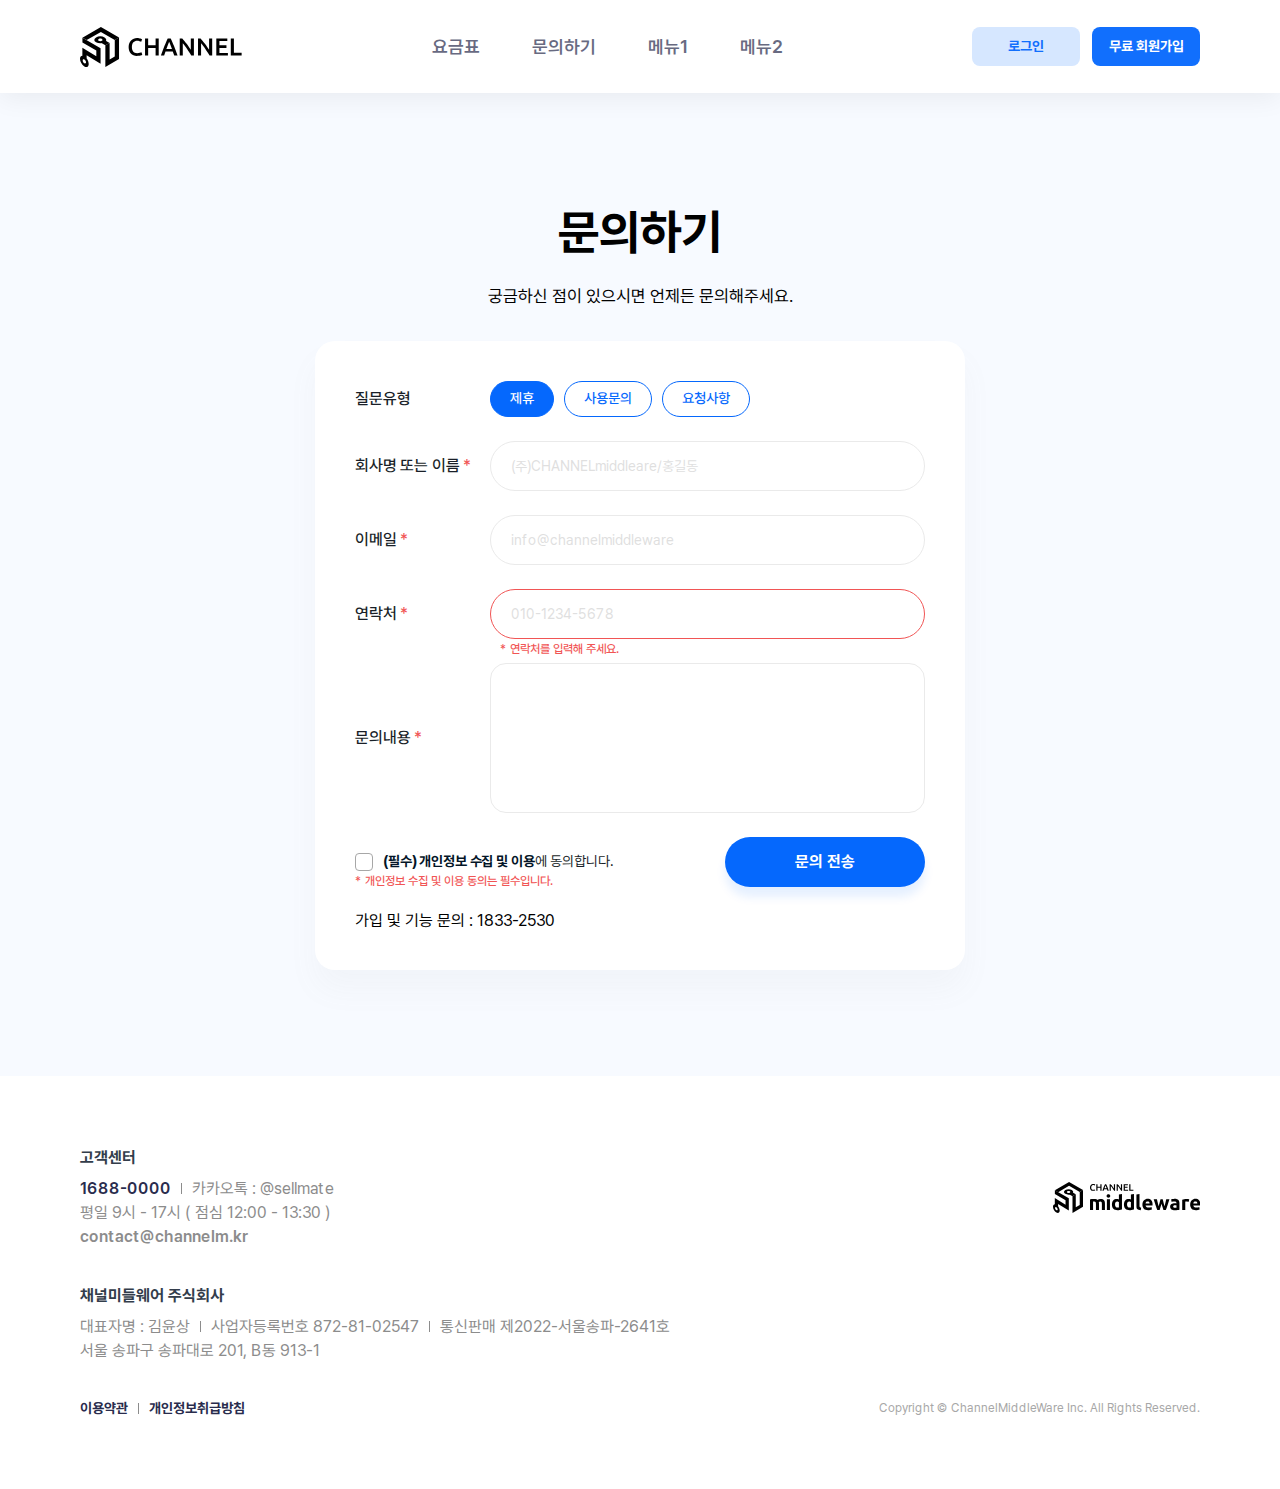
<file: contact.html>
<!DOCTYPE html>
<html lang="ko">
<head>
  <meta charset="UTF-8">
  <title>채널미들웨어 | 문의하기</title>
  <meta name="keywords" content="채널미들웨어 | 문의하기">
  <meta name="application-name" content="채널미들웨어 | 문의하기">
  <meta name="msapplication-tooltip" content="채널미들웨어 | 문의하기">
  <meta id="meta_og_title" property="og:title" content="채널미들웨어 | 문의하기">
  <meta name="description" content="채널미들웨어 | 문의하기">
  <meta property="og:description" content="채널미들웨어 | 문의하기">
  <meta name="viewport" content="width=device-width,initial-scale=1">
  <meta http-equiv="X-UA-Compatible" content="IE=edge">
  <meta name="theme-color" content="#000000">
  <meta name="msapplication-navbutton-color" content="#000000">
  <link rel="shortcut icon" href="assets/images/common/icons/favicon.ico" type="image/x-icon">
  <link rel="apple-touch-icon" sizes="57x57" href="assets/images/common/icons/apple-icon-57x57.png">
  <link rel="apple-touch-icon" sizes="60x60" href="assets/images/common/icons/apple-icon-60x60.png">
  <link rel="apple-touch-icon" sizes="72x72" href="assets/images/common/icons/apple-icon-72x72.png">
  <link rel="apple-touch-icon" sizes="76x76" href="assets/images/common/icons/apple-icon-76x76.png">
  <link rel="apple-touch-icon" sizes="114x114" href="assets/images/common/icons/apple-icon-114x114.png">
  <link rel="apple-touch-icon" sizes="120x120" href="assets/images/common/icons/apple-icon-120x120.png">
  <link rel="apple-touch-icon" sizes="144x144" href="assets/images/common/icons/apple-icon-144x144.png">
  <link rel="apple-touch-icon" sizes="152x152" href="assets/images/common/icons/apple-icon-152x152.png">
  <link rel="apple-touch-icon" sizes="180x180" href="assets/images/common/icons/apple-icon-180x180.png">
  <link rel="icon" type="image/png" sizes="192x192"  href="assets/images/common/icons/android-icon-192x192.png">
  <link rel="icon" type="image/png" sizes="32x32" href="assets/images/common/icons/favicon-32x32.png">
  <link rel="icon" type="image/png" sizes="96x96" href="assets/images/common/icons/favicon-96x96.png">
  <link rel="icon" type="image/png" sizes="16x16" href="assets/images/common/icons/favicon-16x16.png">
  <link rel="manifest" href="assets/images/common/icons/manifest.json">
  <meta name="msapplication-TileColor" content="#ffffff">
  <meta name="msapplication-TileImage" content="assets/images/common/icons/ms-icon-144x144.png">
  <meta name="theme-color" content="#ffffff">
  <meta name="apple-mobile-web-app-status-bar-style" content="black-translucent">
  <meta property="og:image" content="assets/images/common/og-image.jpg">
  <meta property="og:image:width" content="800">
  <meta property="og:image:height" content="627">
  <link rel="stylesheet" href="assets/style/style.css">
  <script src="assets/js/vendors/jquery.min.js"></script>
  <script src="assets/js/vendors/aos.js"></script>
  <script src="assets/js/common.js"></script>

</head>
<body>
<div class="sub">
  <header class="header js-header">
  <div class="layout">
    <h1 class="header-logo">
      <a href="index.html" class="header-logo__link">채널미들웨어</a>
    </h1>
    <nav class="header-menu">
      <div class="header-menu-inner">
        <a href="pricing.html" class="header-menu__link">요금표</a>
        <a href="contact.html" class="header-menu__link">문의하기</a>
        <a href="" class="header-menu__link">메뉴1</a>
        <a href="" class="header-menu__link">메뉴2</a>
      </div>
      <a href="login.html" class="header-menu-login">로그인</a>
    </nav>
    <nav class="header-right-menu">
      <a href="login.html" class="header-right-menu__link">로그인</a>
      <a href="sign-up.html" class="header-right-menu__link">무료 회원가입</a>
    </nav>
    <div class="header-menu-mobile">
      <a href="sign-up.html" class="header-right-menu__link">무료 회원가입</a>
      <button class="header-menu-button js-header-menu-button"></button>
    </div>
  </div>
</header>

  <article class="section contact-section">
    <div class="layout">
      <header class="contact-header">
        <h1 class="contact__title">문의하기</h1>
        <p class="contact__description">
          궁금하신 점이 있으시면 언제든 문의해주세요.
        </p>
      </header>
      <form action="" class="contact-form">
        <div class="input-part">
          <strong class="input__label">질문유형</strong>
          <div class="input-input-part">
            <button class="type-button active">제휴</button>
            <button class="type-button">사용문의</button>
            <button class="type-button">요청사항</button>
          </div>
        </div>
        <div class="input-part">
          <strong class="input__label">회사명 또는 이름 <i class="input__required">*</i></strong>
          <div class="input-input-part">
            <input type="text" class="input__input text" placeholder="(주)CHANNELmiddleare/홍길동">
          </div>
        </div>
        <div class="input-part">
          <strong class="input__label">이메일 <i class="input__required">*</i></strong>
          <div class="input-input-part">
            <input type="email" class="input__input text" placeholder="info@channelmiddleware">
          </div>
        </div>
        <div class="input-part">
          <strong class="input__label">연락처 <i class="input__required">*</i></strong>
          <div class="input-input-part">
            <input type="tel" class="input__input text error" placeholder="010-1234-5678">
            <p class="input__error">* 연락처를 입력해 주세요.</p>
          </div>
        </div>
        <div class="input-part">
          <strong class="input__label">문의내용 <i class="input__required">*</i></strong>
          <div class="input-input-part">
            <textarea class="input__input textarea"></textarea>
          </div>
        </div>
        <div class="input-part input-check-part">
          <div class="input-check-part">
            <input class="input__input type--checkbox"
                   id="agreeCheck"
                   type="checkbox"
            />
            <label for="agreeCheck" class="input__label type--checkbox">
              <strong class="color--primary">(필수) 개인정보 수집 및 이용</strong>에 동의합니다.
            </label>
            <p class="input__error">* 개인정보 수집 및 이용 동의는 필수입니다.</p>
          </div>
          <button type="submit" class="contact__button">문의 전송</button>
        </div>
        <p>가입 및 기능 문의 : 1833-2530</p>
      </form>
    </div>
  </article>
  <footer class="footer">
  <div class="layout">
    <div class="footer-top">
      <div class="footer-text">
        <strong class="footer-text__subject">고객센터</strong>
        <p class="footer-text__item">
          <a href="tel:1688-0000" class="footer-text__item-tel">1688-0000</a>
          <span class="footer-separator"></span> 카카오톡 : @sellmate
        </p>
        <p class="footer-text__item">
          평일 9시 - 17시 ( 점심 12:00 - 13:30 )
        </p>
        <p class="footer-text__item">
          <a href="mailto:contact@channelm.kr" class="footer-text__item-email">contact@channelm.kr</a>
        </p>
      </div>
      <img src="assets/images/common/footer-logo.svg" alt="channel middleware">
    </div>
    <div class="footer-text">
      <strong class="footer-text__subject">채널미들웨어 주식회사</strong>
      <p class="footer-text__item">
        대표자명 : 김윤상<span class="footer-separator"></span>
        사업자등록번호 872-81-02547<span class="footer-separator"></span>
        통신판매 제2022-서울송파-2641호
      </p>
      <p class="footer-text__item">
        서울 송파구 송파대로 201, B동 913-1
      </p>
    </div>
    <div class="footer-quick">
      <div class="footer-quick-links">
        <a href="/sign-up/terms" class="footer-quick__link">이용약관</a>
        <span class="footer-separator"></span>
        <a href="/sign-up/privacy" class="footer-quick__link">개인정보취급방침</a>
      </div>
      <p class="footer-text__item footer-text__item-copyright">
        Copyright © ChannelMiddleWare Inc. All Rights Reserved.
      </p>
    </div>
  </div>
</footer>

</div>
<script>
</script>
</body>
</file>
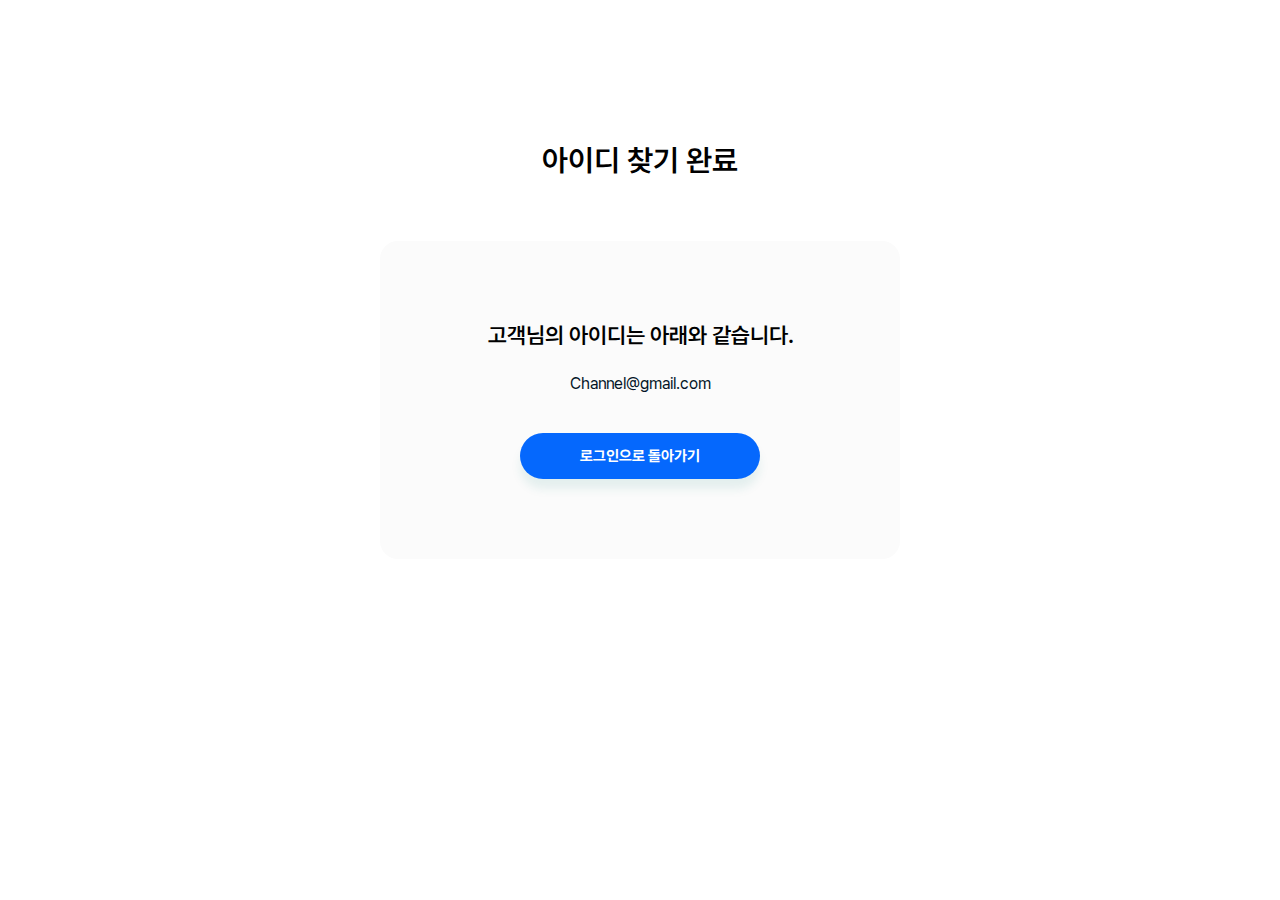
<file: find-id-complete.html>
<!DOCTYPE html>
<html lang="ko">
<head>
  <meta charset="UTF-8">
  <title>채널미들웨어 | 아이디 찾기 완료</title>
  <meta name="keywords" content="채널미들웨어 | 아이디 찾기 완료">
  <meta name="application-name" content="채널미들웨어 | 아이디 찾기 완료">
  <meta name="msapplication-tooltip" content="채널미들웨어 | 아이디 찾기 완료">
  <meta id="meta_og_title" property="og:title" content="채널미들웨어 | 아이디 찾기 완료">
  <meta name="description" content="채널미들웨어 | 아이디 찾기 완료">
  <meta property="og:description" content="채널미들웨어 | 아이디 찾기 완료">
  <meta name="viewport" content="width=device-width,initial-scale=1">
  <meta http-equiv="X-UA-Compatible" content="IE=edge">
  <meta name="theme-color" content="#000000">
  <meta name="msapplication-navbutton-color" content="#000000">
  <link rel="shortcut icon" href="assets/images/common/icons/favicon.ico" type="image/x-icon">
  <link rel="apple-touch-icon" sizes="57x57" href="assets/images/common/icons/apple-icon-57x57.png">
  <link rel="apple-touch-icon" sizes="60x60" href="assets/images/common/icons/apple-icon-60x60.png">
  <link rel="apple-touch-icon" sizes="72x72" href="assets/images/common/icons/apple-icon-72x72.png">
  <link rel="apple-touch-icon" sizes="76x76" href="assets/images/common/icons/apple-icon-76x76.png">
  <link rel="apple-touch-icon" sizes="114x114" href="assets/images/common/icons/apple-icon-114x114.png">
  <link rel="apple-touch-icon" sizes="120x120" href="assets/images/common/icons/apple-icon-120x120.png">
  <link rel="apple-touch-icon" sizes="144x144" href="assets/images/common/icons/apple-icon-144x144.png">
  <link rel="apple-touch-icon" sizes="152x152" href="assets/images/common/icons/apple-icon-152x152.png">
  <link rel="apple-touch-icon" sizes="180x180" href="assets/images/common/icons/apple-icon-180x180.png">
  <link rel="icon" type="image/png" sizes="192x192"  href="assets/images/common/icons/android-icon-192x192.png">
  <link rel="icon" type="image/png" sizes="32x32" href="assets/images/common/icons/favicon-32x32.png">
  <link rel="icon" type="image/png" sizes="96x96" href="assets/images/common/icons/favicon-96x96.png">
  <link rel="icon" type="image/png" sizes="16x16" href="assets/images/common/icons/favicon-16x16.png">
  <link rel="manifest" href="assets/images/common/icons/manifest.json">
  <meta name="msapplication-TileColor" content="#ffffff">
  <meta name="msapplication-TileImage" content="assets/images/common/icons/ms-icon-144x144.png">
  <meta name="theme-color" content="#ffffff">
  <meta name="apple-mobile-web-app-status-bar-style" content="black-translucent">
  <meta property="og:image" content="assets/images/common/og-image.jpg">
  <meta property="og:image:width" content="800">
  <meta property="og:image:height" content="627">
  <link rel="stylesheet" href="assets/style/style.css">
  <script src="assets/js/vendors/jquery.min.js"></script>
  <script src="assets/js/vendors/aos.js"></script>
  <script src="assets/js/common.js"></script>

</head>
<body>
<div class="sub">
  <main class="find">
    <article class="find-content">
      <h1 class="find__title">아이디 찾기 완료</h1>
      <div class="find-content-form find-complete">
        <p class="find-complete__text">
          고객님의 아이디는<br class="show--mobile"/>
          아래와 같습니다.
        </p>
        <p class="find-complete__date">Channel@gmail.com</p>
        <button class="confirm-button">로그인으로 돌아가기</button>
      </div>
    </article>
  </main>
</div>
</body>
</file>
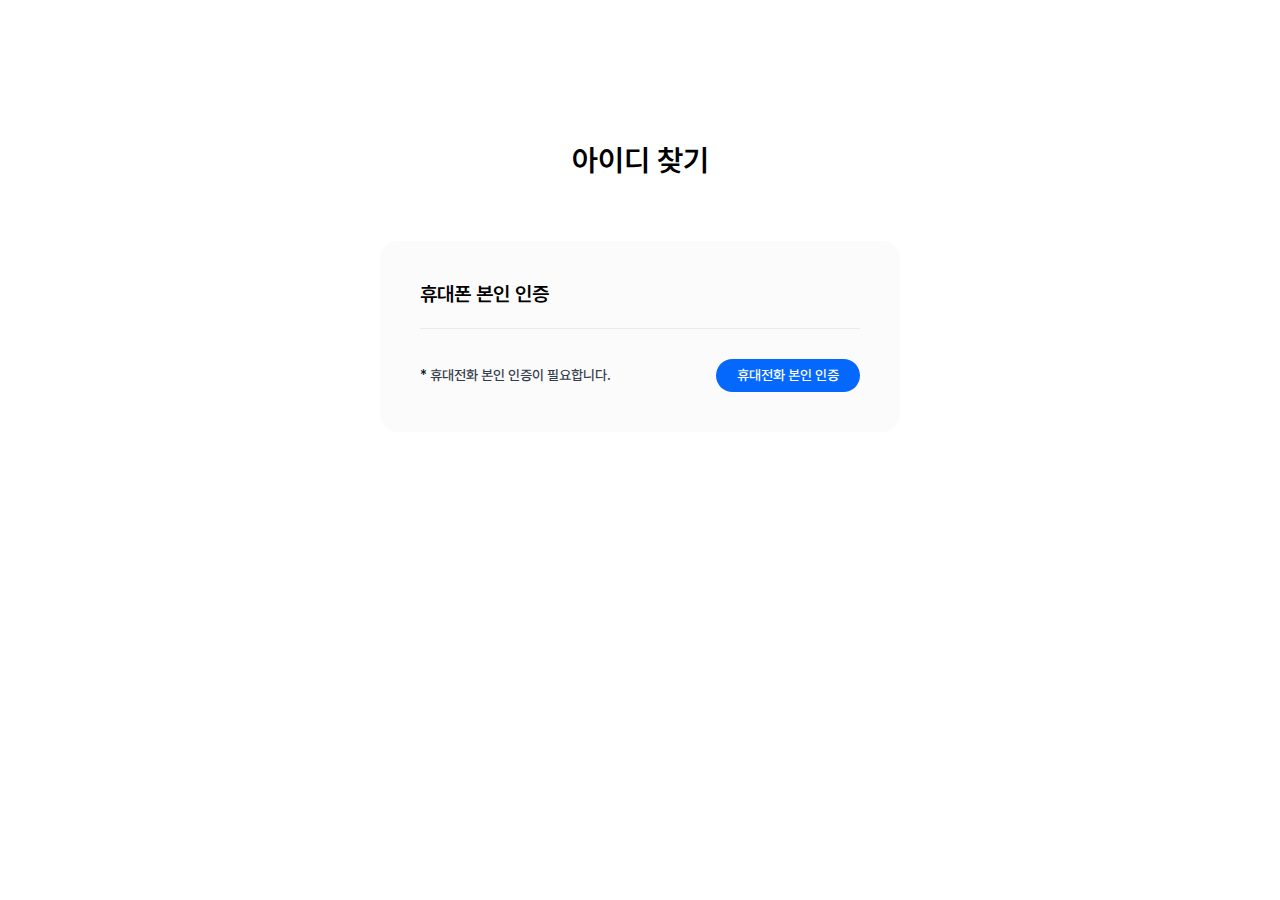
<file: find-id.html>
<!DOCTYPE html>
<html lang="ko">
<head>
  <meta charset="UTF-8">
  <title>채널미들웨어 | 아이디 찾기</title>
  <meta name="keywords" content="채널미들웨어 | 아이디 찾기">
  <meta name="application-name" content="채널미들웨어 | 아이디 찾기">
  <meta name="msapplication-tooltip" content="채널미들웨어 | 아이디 찾기">
  <meta id="meta_og_title" property="og:title" content="채널미들웨어 | 아이디 찾기">
  <meta name="description" content="채널미들웨어 | 아이디 찾기">
  <meta property="og:description" content="채널미들웨어 | 아이디 찾기">
  <meta name="viewport" content="width=device-width,initial-scale=1">
  <meta http-equiv="X-UA-Compatible" content="IE=edge">
  <meta name="theme-color" content="#000000">
  <meta name="msapplication-navbutton-color" content="#000000">
  <link rel="shortcut icon" href="assets/images/common/icons/favicon.ico" type="image/x-icon">
  <link rel="apple-touch-icon" sizes="57x57" href="assets/images/common/icons/apple-icon-57x57.png">
  <link rel="apple-touch-icon" sizes="60x60" href="assets/images/common/icons/apple-icon-60x60.png">
  <link rel="apple-touch-icon" sizes="72x72" href="assets/images/common/icons/apple-icon-72x72.png">
  <link rel="apple-touch-icon" sizes="76x76" href="assets/images/common/icons/apple-icon-76x76.png">
  <link rel="apple-touch-icon" sizes="114x114" href="assets/images/common/icons/apple-icon-114x114.png">
  <link rel="apple-touch-icon" sizes="120x120" href="assets/images/common/icons/apple-icon-120x120.png">
  <link rel="apple-touch-icon" sizes="144x144" href="assets/images/common/icons/apple-icon-144x144.png">
  <link rel="apple-touch-icon" sizes="152x152" href="assets/images/common/icons/apple-icon-152x152.png">
  <link rel="apple-touch-icon" sizes="180x180" href="assets/images/common/icons/apple-icon-180x180.png">
  <link rel="icon" type="image/png" sizes="192x192"  href="assets/images/common/icons/android-icon-192x192.png">
  <link rel="icon" type="image/png" sizes="32x32" href="assets/images/common/icons/favicon-32x32.png">
  <link rel="icon" type="image/png" sizes="96x96" href="assets/images/common/icons/favicon-96x96.png">
  <link rel="icon" type="image/png" sizes="16x16" href="assets/images/common/icons/favicon-16x16.png">
  <link rel="manifest" href="assets/images/common/icons/manifest.json">
  <meta name="msapplication-TileColor" content="#ffffff">
  <meta name="msapplication-TileImage" content="assets/images/common/icons/ms-icon-144x144.png">
  <meta name="theme-color" content="#ffffff">
  <meta name="apple-mobile-web-app-status-bar-style" content="black-translucent">
  <meta property="og:image" content="assets/images/common/og-image.jpg">
  <meta property="og:image:width" content="800">
  <meta property="og:image:height" content="627">
  <link rel="stylesheet" href="assets/style/style.css">
  <script src="assets/js/vendors/jquery.min.js"></script>
  <script src="assets/js/vendors/aos.js"></script>
  <script src="assets/js/common.js"></script>

</head>
<body>
<div class="sub">
  <main class="find">
    <article class="find-content">
      <h1 class="find__title">아이디 찾기</h1>
      <form action="" class="find-content-form">
        <fieldset class="find-form-subject">
          휴대폰 본인 인증
        </fieldset>
        <div class="input-part justify-between m-column-reverse">
          <p class="input__notice large">
            <i class="color--primary">*</i> 휴대전화 본인 인증이 필요합니다.
          </p>
          <button type="button" class="certification-button">휴대전화 본인 인증</button>
        </div>
      </form>
    </article>
  </main>
</div>
</body>
</file>
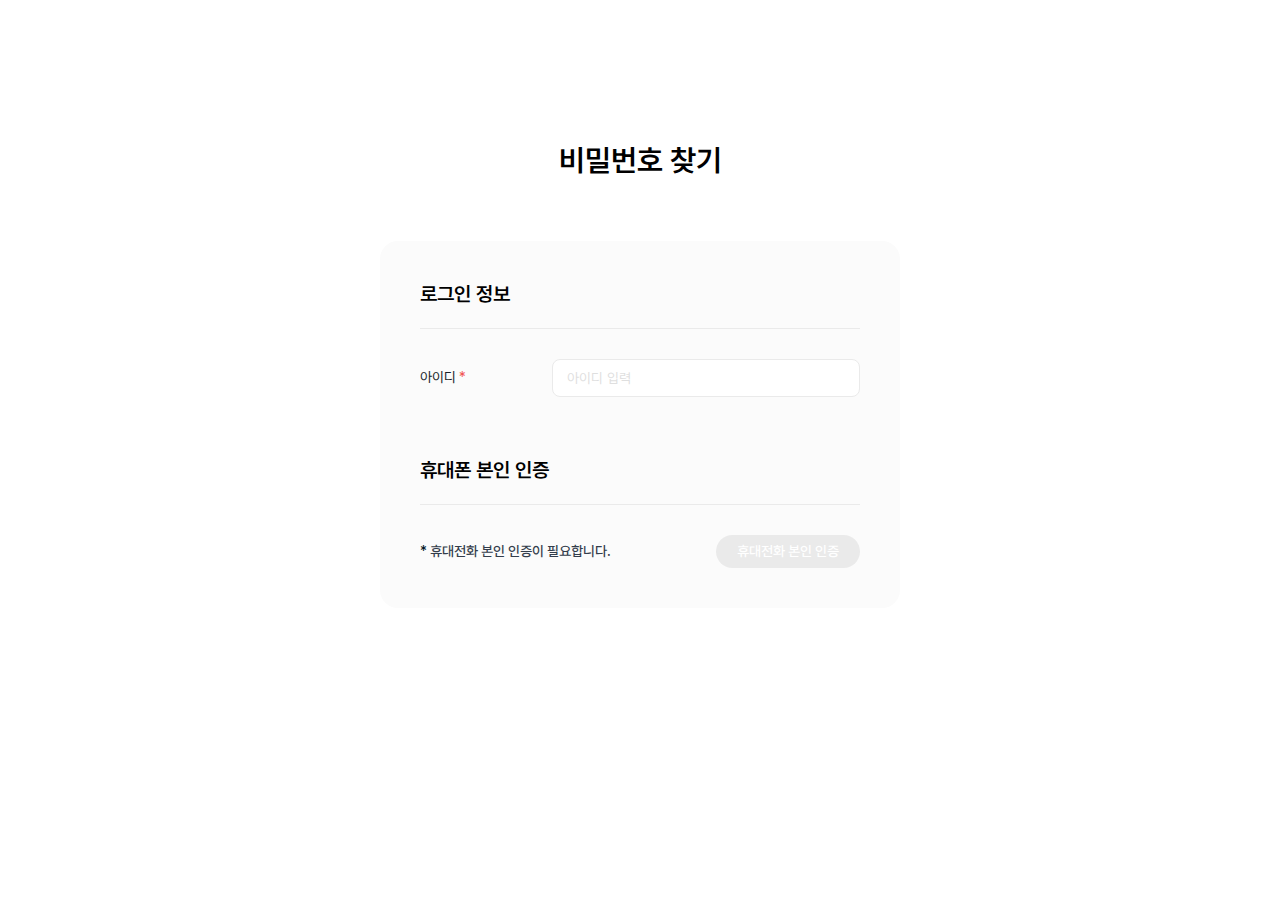
<file: find-pw.html>
<!DOCTYPE html>
<html lang="ko">
<head>
  <meta charset="UTF-8">
  <title>채널미들웨어 | 비밀번호 찾기</title>
  <meta name="keywords" content="채널미들웨어 | 비밀번호 찾기">
  <meta name="application-name" content="채널미들웨어 | 비밀번호 찾기">
  <meta name="msapplication-tooltip" content="채널미들웨어 | 비밀번호 찾기">
  <meta id="meta_og_title" property="og:title" content="채널미들웨어 | 비밀번호 찾기">
  <meta name="description" content="채널미들웨어 | 비밀번호 찾기">
  <meta property="og:description" content="채널미들웨어 | 비밀번호 찾기">
  <meta name="viewport" content="width=device-width,initial-scale=1">
  <meta http-equiv="X-UA-Compatible" content="IE=edge">
  <meta name="theme-color" content="#000000">
  <meta name="msapplication-navbutton-color" content="#000000">
  <link rel="shortcut icon" href="assets/images/common/icons/favicon.ico" type="image/x-icon">
  <link rel="apple-touch-icon" sizes="57x57" href="assets/images/common/icons/apple-icon-57x57.png">
  <link rel="apple-touch-icon" sizes="60x60" href="assets/images/common/icons/apple-icon-60x60.png">
  <link rel="apple-touch-icon" sizes="72x72" href="assets/images/common/icons/apple-icon-72x72.png">
  <link rel="apple-touch-icon" sizes="76x76" href="assets/images/common/icons/apple-icon-76x76.png">
  <link rel="apple-touch-icon" sizes="114x114" href="assets/images/common/icons/apple-icon-114x114.png">
  <link rel="apple-touch-icon" sizes="120x120" href="assets/images/common/icons/apple-icon-120x120.png">
  <link rel="apple-touch-icon" sizes="144x144" href="assets/images/common/icons/apple-icon-144x144.png">
  <link rel="apple-touch-icon" sizes="152x152" href="assets/images/common/icons/apple-icon-152x152.png">
  <link rel="apple-touch-icon" sizes="180x180" href="assets/images/common/icons/apple-icon-180x180.png">
  <link rel="icon" type="image/png" sizes="192x192"  href="assets/images/common/icons/android-icon-192x192.png">
  <link rel="icon" type="image/png" sizes="32x32" href="assets/images/common/icons/favicon-32x32.png">
  <link rel="icon" type="image/png" sizes="96x96" href="assets/images/common/icons/favicon-96x96.png">
  <link rel="icon" type="image/png" sizes="16x16" href="assets/images/common/icons/favicon-16x16.png">
  <link rel="manifest" href="assets/images/common/icons/manifest.json">
  <meta name="msapplication-TileColor" content="#ffffff">
  <meta name="msapplication-TileImage" content="assets/images/common/icons/ms-icon-144x144.png">
  <meta name="theme-color" content="#ffffff">
  <meta name="apple-mobile-web-app-status-bar-style" content="black-translucent">
  <meta property="og:image" content="assets/images/common/og-image.jpg">
  <meta property="og:image:width" content="800">
  <meta property="og:image:height" content="627">
  <link rel="stylesheet" href="assets/style/style.css">
  <script src="assets/js/vendors/jquery.min.js"></script>
  <script src="assets/js/vendors/aos.js"></script>
  <script src="assets/js/common.js"></script>

</head>
<body>
<div class="sub">
  <main class="find">
    <article class="find-content">
      <h1 class="find__title">비밀번호 찾기</h1>
      <form action="" class="find-content-form">
        <fieldset class="find-form-subject">
          로그인 정보
        </fieldset>
        <div class="input-part m-block">
          <label for="id" class="input__find-label">아이디 <i class="input__required">*</i></label>
          <div class="input-input-part">
            <input type="text" id="id" class="input__find-input" placeholder="아이디 입력">
          </div>
        </div>
        <fieldset class="find-form-subject">
          휴대폰 본인 인증
        </fieldset>
        <div class="input-part justify-between m-column-reverse">
          <p class="input__notice large">
            <i class="color--primary">*</i> 휴대전화 본인 인증이 필요합니다.
          </p>
          <button type="button" class="certification-button" disabled>휴대전화 본인 인증</button>
        </div>
      </form>
    </article>
  </main>
</div>
</body>
</file>
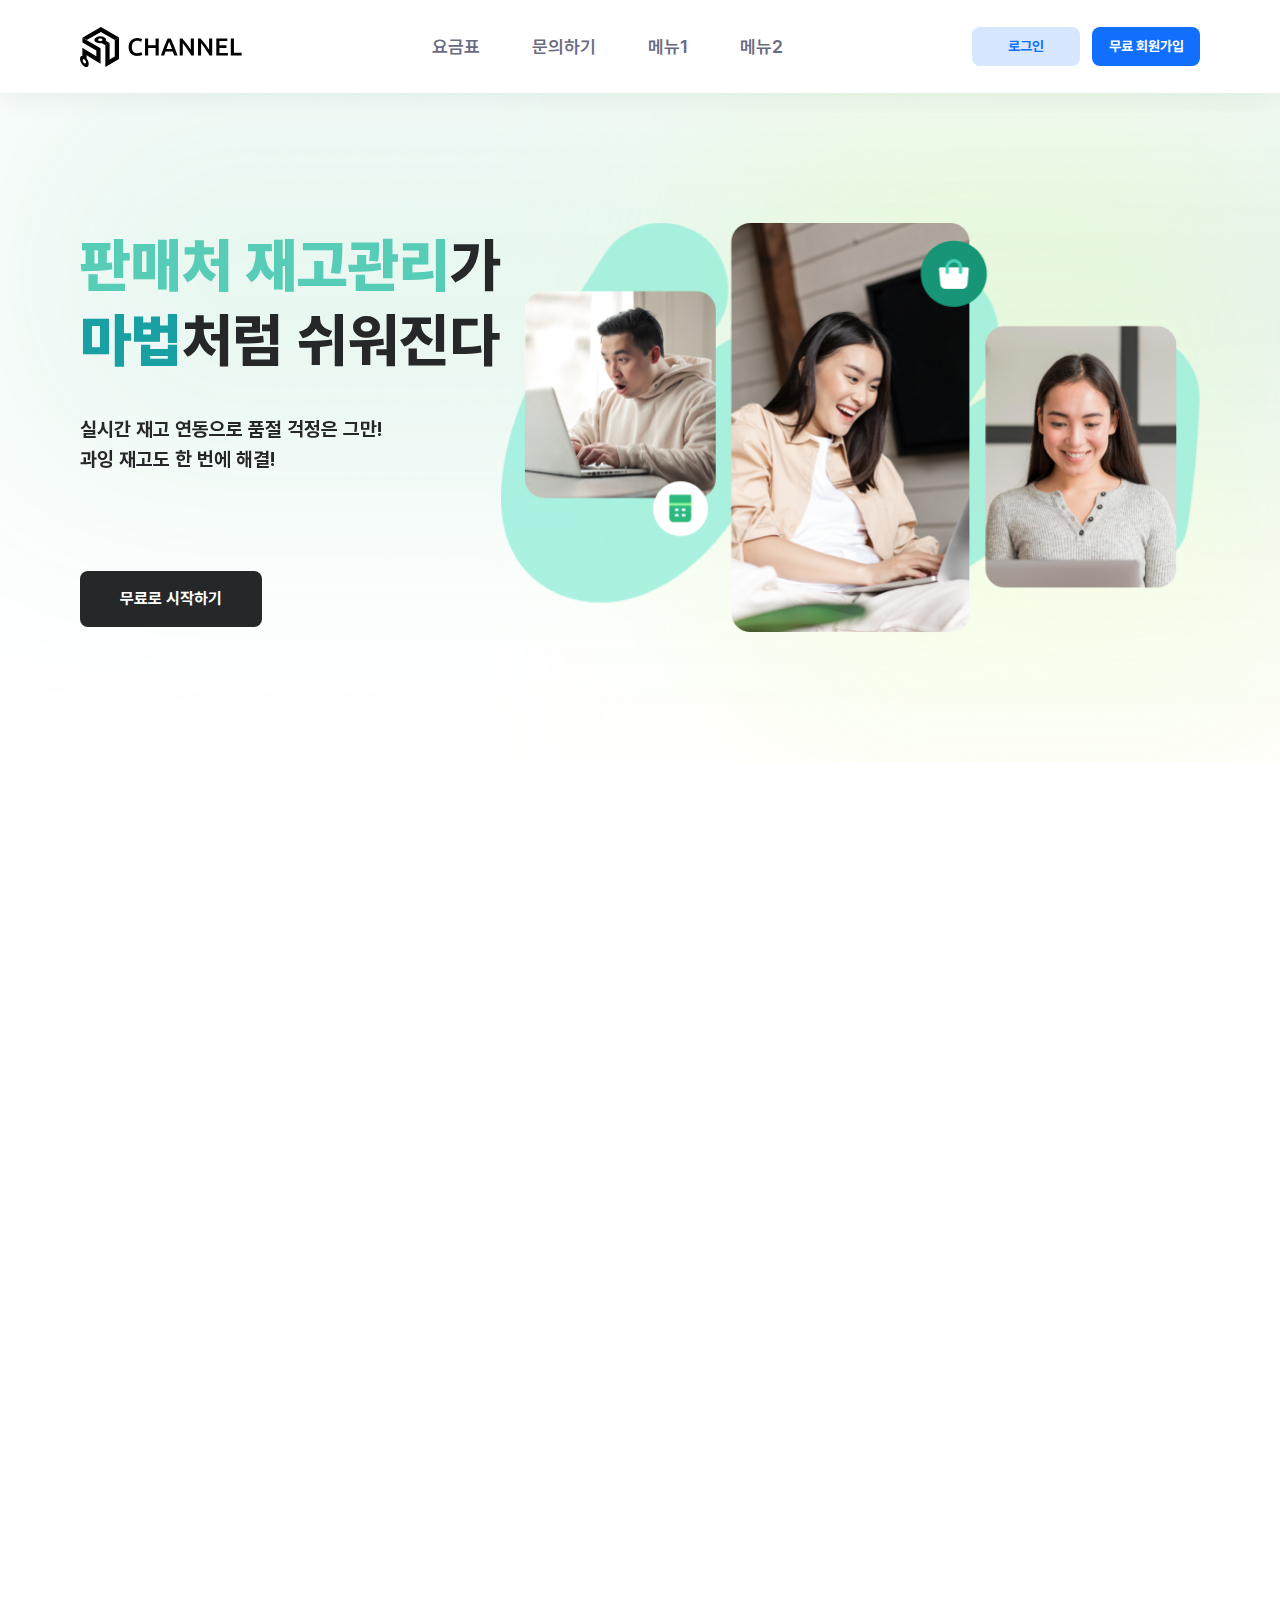
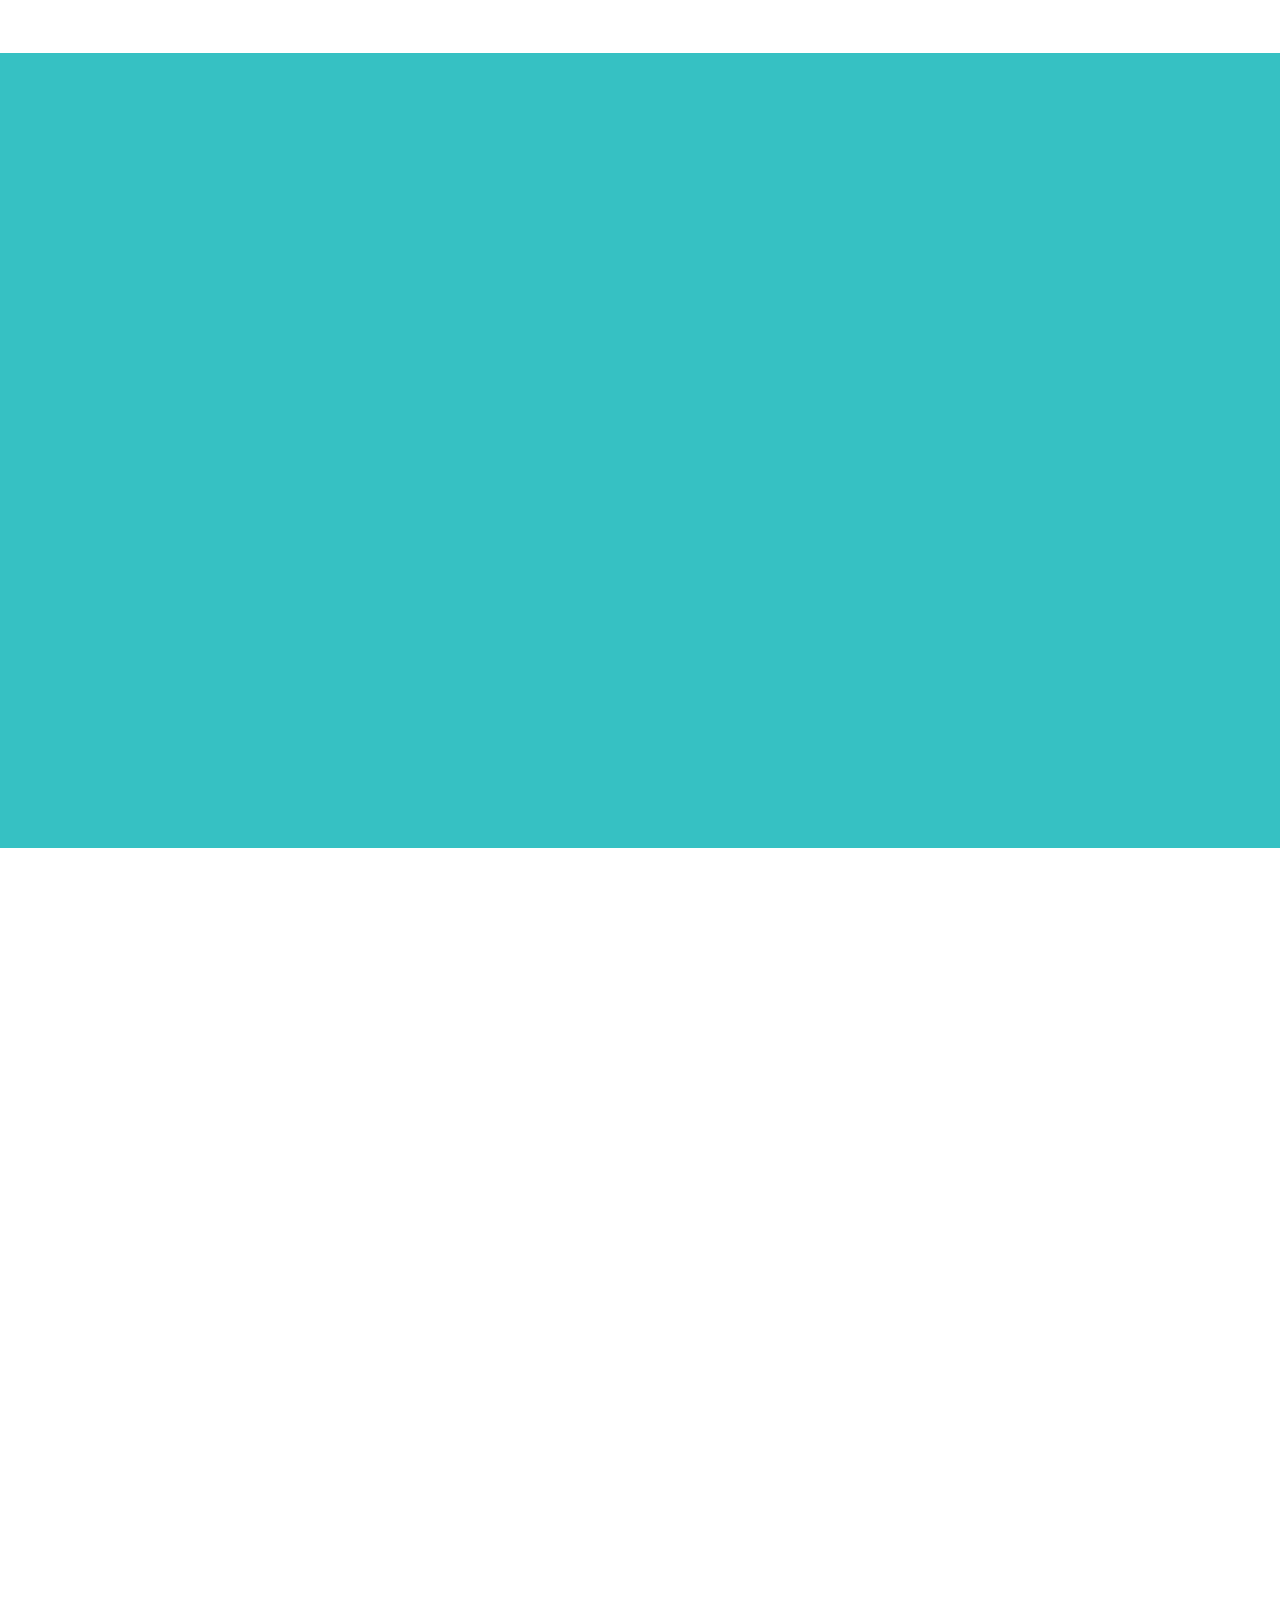
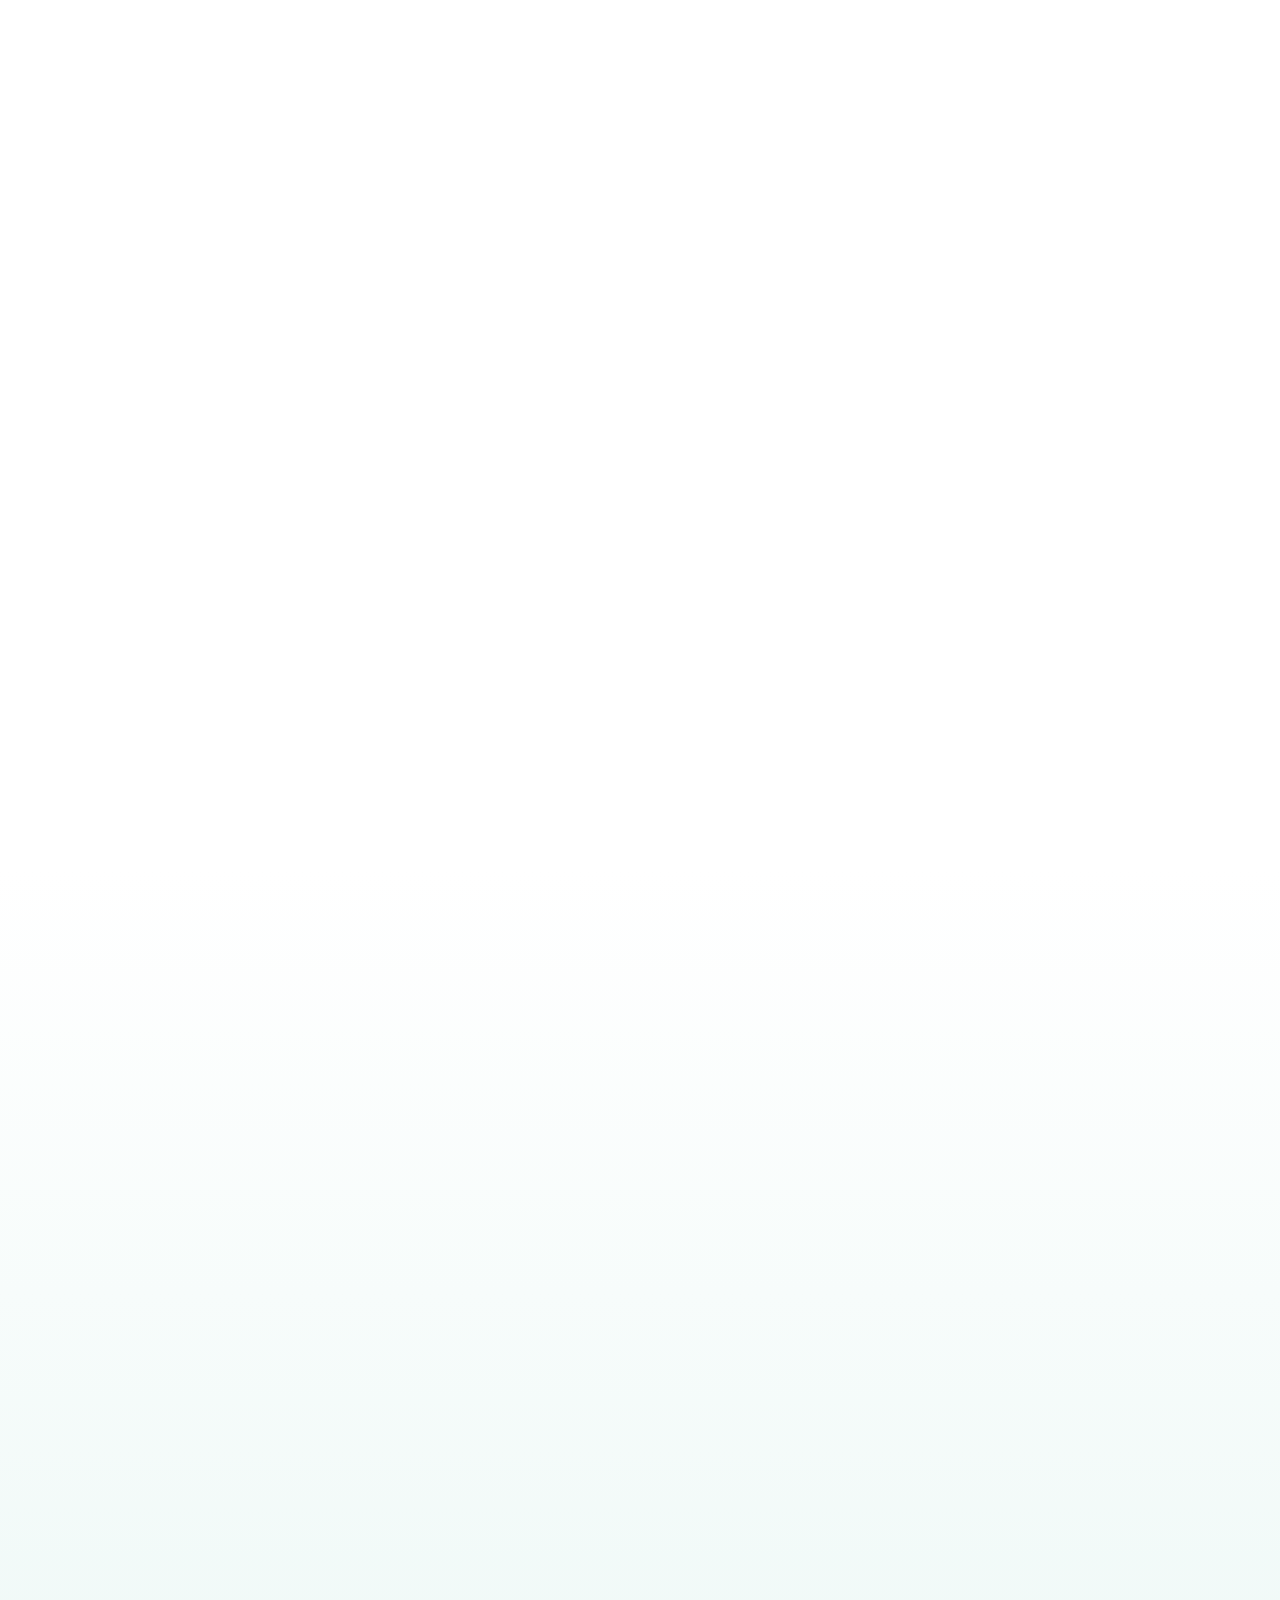
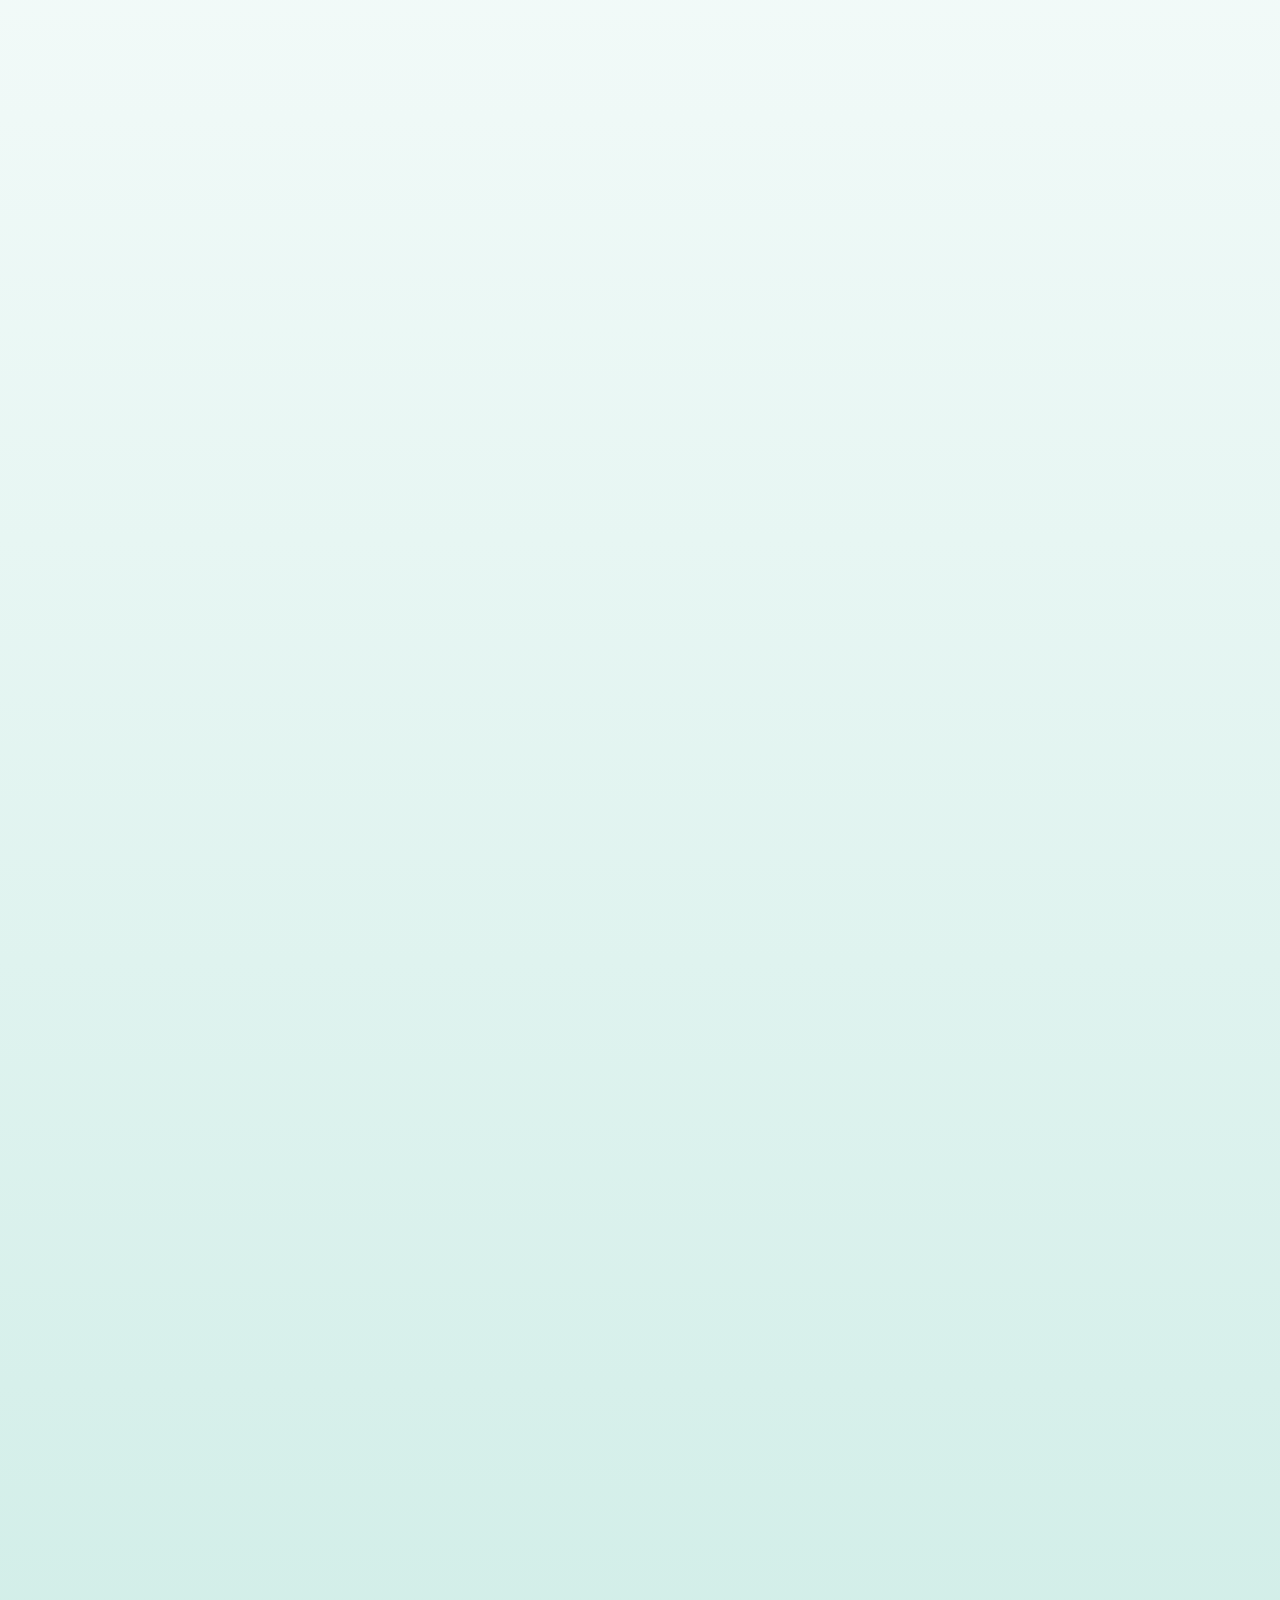
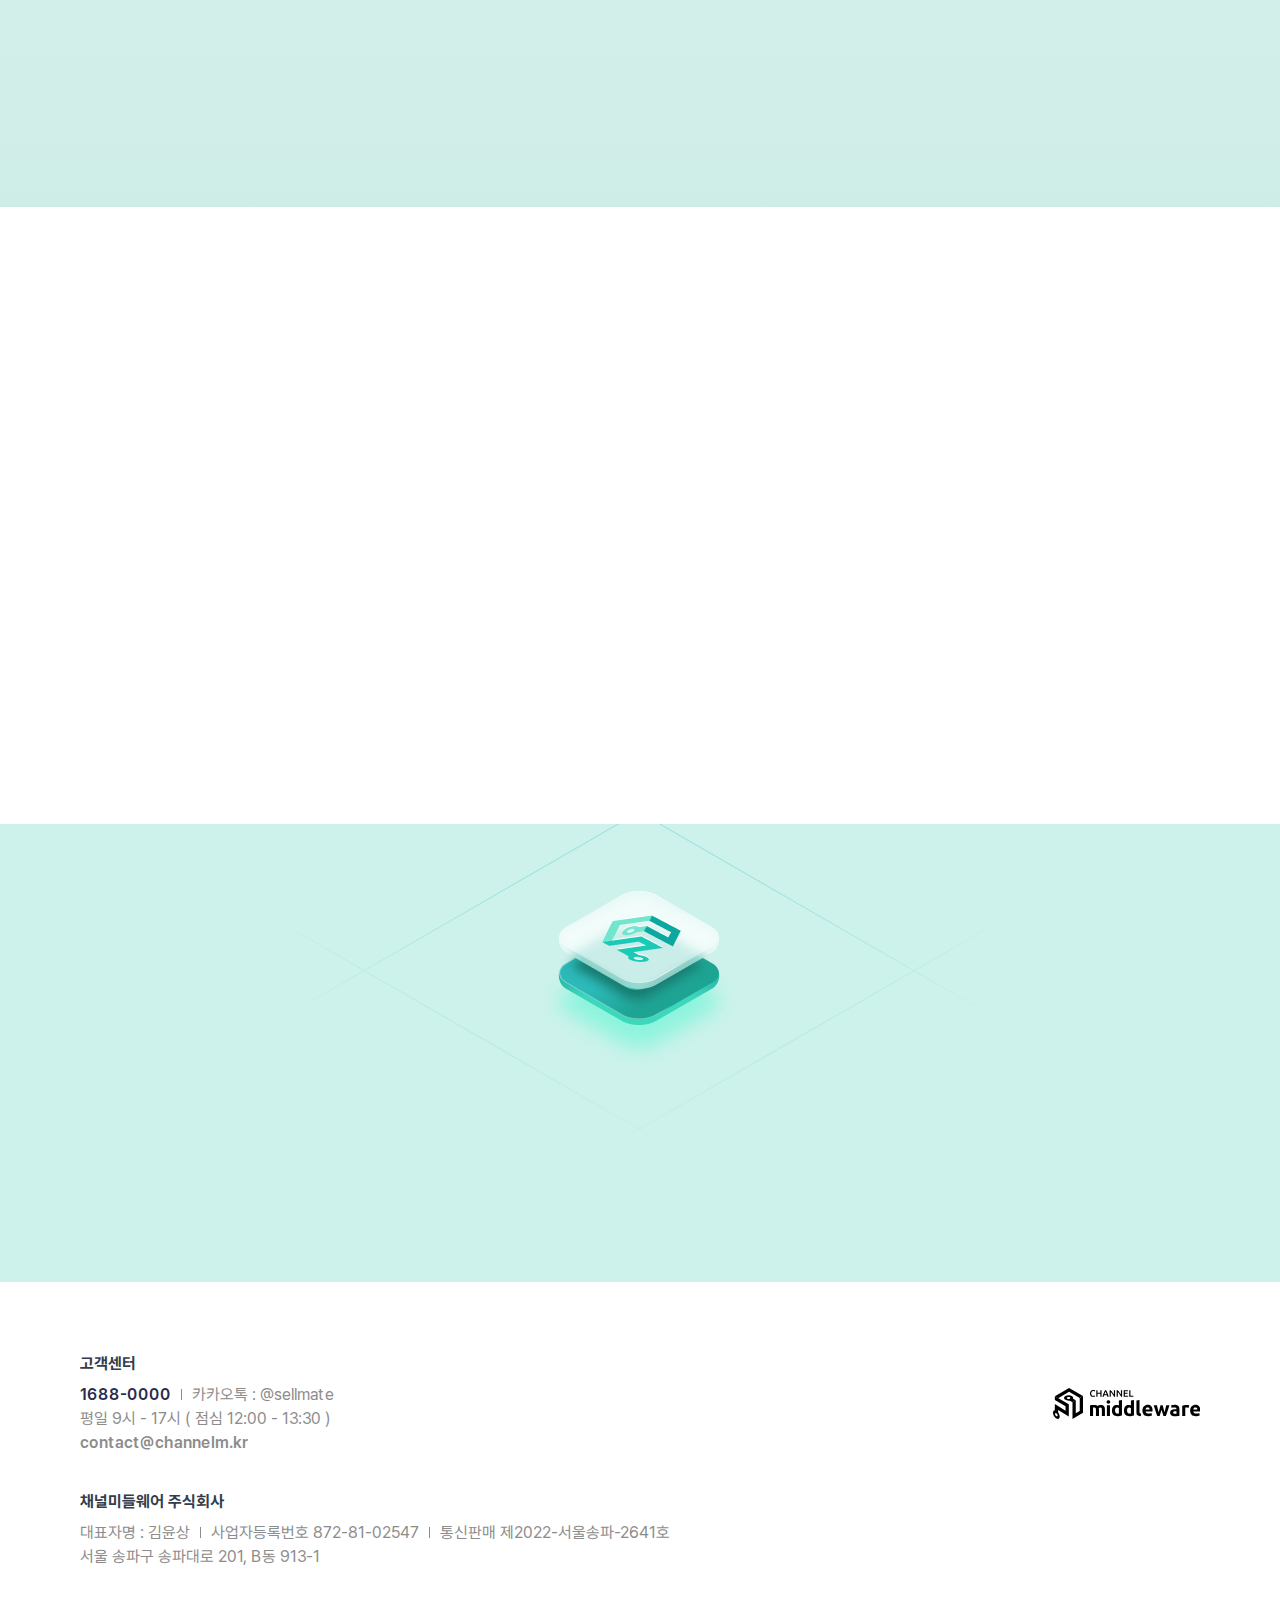
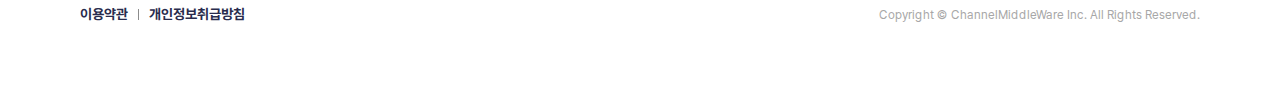
<file: landing.html>
<!DOCTYPE html>
<html lang="ko">
<head>
  <meta charset="UTF-8">
  <title>채널미들웨어 | 랜딩페이지</title>
  <meta name="keywords" content="채널미들웨어 | 랜딩페이지">
  <meta name="application-name" content="채널미들웨어 | 랜딩페이지">
  <meta name="msapplication-tooltip" content="채널미들웨어 | 랜딩페이지">
  <meta id="meta_og_title" property="og:title" content="채널미들웨어 | 랜딩페이지">
  <meta name="description" content="채널미들웨어 | 랜딩페이지">
  <meta property="og:description" content="채널미들웨어 | 랜딩페이지">
  <meta name="viewport" content="width=device-width,initial-scale=1">
  <meta http-equiv="X-UA-Compatible" content="IE=edge">
  <meta name="theme-color" content="#000000">
  <meta name="msapplication-navbutton-color" content="#000000">
  <link rel="shortcut icon" href="assets/images/common/icons/favicon.ico" type="image/x-icon">
  <link rel="apple-touch-icon" sizes="57x57" href="assets/images/common/icons/apple-icon-57x57.png">
  <link rel="apple-touch-icon" sizes="60x60" href="assets/images/common/icons/apple-icon-60x60.png">
  <link rel="apple-touch-icon" sizes="72x72" href="assets/images/common/icons/apple-icon-72x72.png">
  <link rel="apple-touch-icon" sizes="76x76" href="assets/images/common/icons/apple-icon-76x76.png">
  <link rel="apple-touch-icon" sizes="114x114" href="assets/images/common/icons/apple-icon-114x114.png">
  <link rel="apple-touch-icon" sizes="120x120" href="assets/images/common/icons/apple-icon-120x120.png">
  <link rel="apple-touch-icon" sizes="144x144" href="assets/images/common/icons/apple-icon-144x144.png">
  <link rel="apple-touch-icon" sizes="152x152" href="assets/images/common/icons/apple-icon-152x152.png">
  <link rel="apple-touch-icon" sizes="180x180" href="assets/images/common/icons/apple-icon-180x180.png">
  <link rel="icon" type="image/png" sizes="192x192"  href="assets/images/common/icons/android-icon-192x192.png">
  <link rel="icon" type="image/png" sizes="32x32" href="assets/images/common/icons/favicon-32x32.png">
  <link rel="icon" type="image/png" sizes="96x96" href="assets/images/common/icons/favicon-96x96.png">
  <link rel="icon" type="image/png" sizes="16x16" href="assets/images/common/icons/favicon-16x16.png">
  <link rel="manifest" href="assets/images/common/icons/manifest.json">
  <meta name="msapplication-TileColor" content="#ffffff">
  <meta name="msapplication-TileImage" content="assets/images/common/icons/ms-icon-144x144.png">
  <meta name="theme-color" content="#ffffff">
  <meta name="apple-mobile-web-app-status-bar-style" content="black-translucent">
  <meta property="og:image" content="assets/images/common/og-image.jpg">
  <meta property="og:image:width" content="800">
  <meta property="og:image:height" content="627">
  <link rel="stylesheet" href="assets/style/style.css">
  <script src="assets/js/vendors/jquery.min.js"></script>
  <script src="assets/js/vendors/aos.js"></script>
  <script src="assets/js/common.js"></script>

</head>
<body>
<div class="sub">
  <header class="header js-header">
  <div class="layout">
    <h1 class="header-logo">
      <a href="index.html" class="header-logo__link">채널미들웨어</a>
    </h1>
    <nav class="header-menu">
      <div class="header-menu-inner">
        <a href="pricing.html" class="header-menu__link">요금표</a>
        <a href="contact.html" class="header-menu__link">문의하기</a>
        <a href="" class="header-menu__link">메뉴1</a>
        <a href="" class="header-menu__link">메뉴2</a>
      </div>
      <a href="login.html" class="header-menu-login">로그인</a>
    </nav>
    <nav class="header-right-menu">
      <a href="login.html" class="header-right-menu__link">로그인</a>
      <a href="sign-up.html" class="header-right-menu__link">무료 회원가입</a>
    </nav>
    <div class="header-menu-mobile">
      <a href="sign-up.html" class="header-right-menu__link">무료 회원가입</a>
      <button class="header-menu-button js-header-menu-button"></button>
    </div>
  </div>
</header>

  <main class="landing">
    <article class="landing-0">
      <div class="layout">
        <div class="landing-0-content">
          <div class="landing-0-left">
            <h1 class="landing-0__title" data-aos="fade">
              <strong>판매처 재고관리</strong>가<br/>
              <b>마법</b>처럼 쉬워진다
            </h1>
            <p class="landing-0__description" data-aos="fade" data-aos-delay="100">
              실시간 재고 연동으로 품절 걱정은 그만!<br/>
              과잉 재고도 한 번에 해결!
            </p>
            <button class="landing-0__button"  data-aos="fade" data-aos-delay="200">
              무료로 시작하기
            </button>
          </div>
          <div class="landing-0-right">
            <img src="./assets/images/landing/landing-img0.png" srcset="./assets/images/landing/landing-img0.png 1x, ./assets/images/landing/landing-img0-3x.png 2x, ./assets/images/landing/landing-img0-3x.png 3x"  alt="" class="landing-0__img" data-aos="fade" data-aos-delay="300">
          </div>
        </div>
      </div>
    </article>
    <article class="landing-1">
      <div class="layout">
        <h1 class="landing-1__title common-title" data-aos="fade-up">
          판매처 재고로<br class="show--mobile"/> 고민이신가요?
        </h1>
        <img src="./assets/images/landing/landing-img1.png" srcset="./assets/images/landing/landing-img1.png 1x, ./assets/images/landing/landing-img1-3x.png 2x, ./assets/images/landing/landing-img1-3x.png 3x"  alt="" class="landing-1__img" data-aos="fade-up" data-aos-delay="300">
      </div>
    </article>
    <article class="landing-2">
      <div class="layout">
        <h1 class="landing-2__title common-title" data-aos="fade-up">
          채널 미들웨어가<br/>
          <b>모두 해결</b>해드립니다
        </h1>
        <p class="landing-2__description common-description" data-aos="fade-up">
          지금까지 없었던 판매자의 마음을 이해하는 솔루션
        </p>
        <div class="landing-2-imgs is--pc">
          <img src="./assets/images/landing/landing-img2-0.svg" alt="" class="landing-2__img" data-aos="fade" data-aos-delay="100" data-aos-duration="1500">
          <img src="./assets/images/landing/landing-img2-1.svg" alt="" class="landing-2__img" data-aos="fade" data-aos-delay="200" data-aos-duration="1500">
          <img src="./assets/images/landing/landing-img2-2.svg" alt="" class="landing-2__img" data-aos="fade" data-aos-delay="300" data-aos-duration="1500">
          <img src="./assets/images/landing/landing-img2-3.svg" alt="" class="landing-2__img" data-aos="fade" data-aos-delay="400" data-aos-duration="1500">
        </div>
        <div class="landing-2-imgs is--mobile">
          <img src="./assets/images/landing/landing-img2-0-m.svg" alt="" class="landing-2__img" data-aos="fade" data-aos-delay="100" data-aos-duration="1500">
          <img src="./assets/images/landing/landing-img2-1-m.svg" alt="" class="landing-2__img" data-aos="fade" data-aos-delay="200" data-aos-duration="1500">
          <img src="./assets/images/landing/landing-img2-2-m.svg" alt="" class="landing-2__img" data-aos="fade" data-aos-delay="300" data-aos-duration="1500">
          <img src="./assets/images/landing/landing-img2-3-m.svg" alt="" class="landing-2__img" data-aos="fade" data-aos-delay="400" data-aos-duration="1500">
        </div>
      </div>
    </article>
    <article class="landing-3">
      <h1 class="landing-3__title common-title" data-aos="fade-up">
        이미 많은 쇼핑몰의 성공을<br/>함께하고 있습니다
      </h1>
      <div class="shop-list-area" data-aos="fade-up" data-aos-delay="200">
        <ul class="shop-list">
          <li class="shop-item">
            <img src="./assets/images/landing/shop/shop-logo0.svg" alt="">
          </li>
          <li class="shop-item">
            <img src="./assets/images/landing/shop/shop-logo1.svg" alt="">
          </li>
          <li class="shop-item">
            <img src="./assets/images/landing/shop/shop-logo2.svg" alt="">
          </li>
          <li class="shop-item">
            <img src="./assets/images/landing/shop/shop-logo3.svg" alt="">
          </li>
          <li class="shop-item">
            <img src="./assets/images/landing/shop/shop-logo4.svg" alt="">
          </li>
          <li class="shop-item">
            <img src="./assets/images/landing/shop/shop-logo5.svg" alt="">
          </li>
          <li class="shop-item">
            <img src="./assets/images/landing/shop/shop-logo6.svg" alt="">
          </li>
          <li class="shop-item">
            <img src="./assets/images/landing/shop/shop-logo7.svg" alt="">
          </li>
          <li class="shop-item">
            <img src="./assets/images/landing/shop/shop-logo8.svg" alt="">
          </li>
        </ul>
        <ul class="shop-list">
          <li class="shop-item">
            <img src="./assets/images/landing/shop/shop-logo5.svg" alt="">
          </li>
          <li class="shop-item">
            <img src="./assets/images/landing/shop/shop-logo8.svg" alt="">
          </li>
          <li class="shop-item">
            <img src="./assets/images/landing/shop/shop-logo9.svg" alt="">
          </li>
          <li class="shop-item">
            <img src="./assets/images/landing/shop/shop-logo10.svg" alt="">
          </li>
          <li class="shop-item">
            <img src="./assets/images/landing/shop/shop-logo11.svg" alt="">
          </li>
          <li class="shop-item">
            <img src="./assets/images/landing/shop/shop-logo12.svg" alt="">
          </li>
          <li class="shop-item">
            <img src="./assets/images/landing/shop/shop-logo13.svg" alt="">
          </li>
          <li class="shop-item">
            <img src="./assets/images/landing/shop/shop-logo14.svg" alt="">
          </li>
          <li class="shop-item">
            <img src="./assets/images/landing/shop/shop-logo15.svg" alt="">
          </li>
        </ul>
      </div>
    </article>
    <div class="landing-feature">
      <div class="layout">
        <article class="landing-4 landing-feature-content">
          <mark class="common-mark" data-aos="fade-up">재고 자동 전송</mark>
          <h1 class="common-title landing-feature__title" data-aos="fade-up">
            판매에만 집중하세요
          </h1>
          <p class="common-description landing-feature__description" data-aos="fade-up">
            재고관리를 자동화해서 비용과 시간을 절약하고<br/>
            보다 생산적인 업무에 집중할 수 있습니다.
          </p>
          <img src="./assets/images/landing/landing-img4.png" srcset="./assets/images/landing/landing-img4.png 1x, ./assets/images/landing/landing-img4-3x.png 2x, ./assets/images/landing/landing-img4-3x.png 3x"  alt="" class="is--pc" data-aos="fade-up" data-aos-delay="300">
          <img src="./assets/images/landing/landing-img4-m.png"  alt="" class="is--mobile landing-feature-mobile-img" data-aos="fade-up" data-aos-delay="300">
        </article>
        <article class="landing-5 landing-feature-content">
          <mark class="common-mark" data-aos="fade-up">세트 연동</mark>
          <h1 class="common-title landing-feature__title" data-aos="fade-up">
            세트 상품도 포기하지 마세요
          </h1>
          <p class="common-description landing-feature__description" data-aos="fade-up">
            채널미들웨어는 <b>국내 유일</b>하게<br/>
            1+1, 세트, 모음/기획전 상품도<br class="show--mobile"/> 재고 연동이 가능합니다.
          </p>
          <img src="./assets/images/landing/landing-img5.png" srcset="./assets/images/landing/landing-img5.png 1x, ./assets/images/landing/landing-img5-3x.png 2x, ./assets/images/landing/landing-img5-3x.png 3x"  alt="" class="is--pc" data-aos="fade-up" data-aos-delay="300">
          <img src="./assets/images/landing/landing-img5-m.png"  alt="" class="is--mobile landing-feature-mobile-img" data-aos="fade-up" data-aos-delay="300">
        </article>
        <article class="landing-6 landing-feature-content">
          <mark class="common-mark" data-aos="fade-up">판매처 재고 분배</mark>
          <h1 class="common-title landing-feature__title" data-aos="fade-up">
            메인 판매처에는<br class="show--mobile"/> 더 많은 재고를!
          </h1>
          <p class="common-description landing-feature__description" data-aos="fade-up">
            판매처별 재고 비율을 설정해서 <b>판매를 극대화</b>하세요
          </p>
          <img src="./assets/images/landing/landing-img6.png" srcset="./assets/images/landing/landing-img6.png 1x, ./assets/images/landing/landing-img6-3x.png 2x, ./assets/images/landing/landing-img6-3x.png 3x"  alt="" class="is--pc" data-aos="fade-up" data-aos-delay="300">
          <img src="./assets/images/landing/landing-img6-m.png"  alt="" class="is--mobile landing-feature-mobile-img" data-aos="fade-up" data-aos-delay="300">
        </article>
        <article class="landing-7 landing-feature-content">
          <mark class="common-mark" data-aos="fade-up">가상 재고 반영</mark>
          <h1 class="common-title landing-feature__title" data-aos="fade-up">
            당장 재고가 없어서<br class="show--mobile"/> 판매를 못하신다고요?
          </h1>
          <p class="common-description landing-feature__description" data-aos="fade-up">
            가상 재고를 설정해서 판매하고 싶으신 만큼 판매하세요
          </p>
          <img src="./assets/images/landing/landing-img7.png" srcset="./assets/images/landing/landing-img7.png 1x, ./assets/images/landing/landing-img7-3x.png 2x, ./assets/images/landing/landing-img7-3x.png 3x"  alt=""  class="is--pc" data-aos="fade-up" data-aos-delay="300">
          <img src="./assets/images/landing/landing-img7-m.png"  alt="" class="is--mobile landing-feature-mobile-img" data-aos="fade-up" data-aos-delay="300">
        </article>
      </div>
    </div>
    <article class="landing-8">
      <h1 class="common-title" data-aos="fade-up">
        채널미들웨어 고객사의<br/>리얼 후기
      </h1>
      <div class="layout">
        <button class="swiper-button-prev review-swiper-button is--pc" data-aos="fade-up" data-aos-delay="400">
          <img src="./assets/images/landing/prev-arrow.svg" alt="Prev">
        </button>
        <div class="swiper review-swiper" data-aos="fade-up" data-aos-delay="200">
          <div class="swiper-wrapper">
            <div class="swiper-slide review-swiper-slide">
              <strong class="review-subject">재고 관리에 대한 걱정이 사라졌어요</strong>
              <p class="review-content">
                채널미들웨어를 도입한 후, 재고관리에 대한 걱정이 사라졌습니다. 이제 재고 관리 대신 판매에 더 많은 시간을 할애할 수 있게 되었어요.
              </p>
              <div class="review-writer">
                <img src="./assets/images/landing/review-profile-img0.png" alt="" class="review-writer-profile">
                <strong class="review-writer-text">S사 <span>|</span> 조OO 팀장</strong>
              </div>
            </div>
            <div class="swiper-slide review-swiper-slide">
              <strong class="review-subject">이제 복잡한 세트 상품도 걱정없이 판매해요</strong>
              <p class="review-content">
                다양한 상품 조합과 재고 상태를 실시간으로 관리할 수 있게 되면서, 고객서비스의 질이 크게 향상되었습니다.
              </p>
              <div class="review-writer">
                <img src="./assets/images/landing/review-profile-img1.png" alt="" class="review-writer-profile">
                <strong class="review-writer-text">T사 <span>|</span> 한OO 대표</strong>
              </div>
            </div>
            <div class="swiper-slide review-swiper-slide">
              <strong class="review-subject">판매 최적화를 위해 선택했어요</strong>
              <p class="review-content">
                비용과 시간을 절약하는 것은 모든 비즈니스의 꿈일 겁니다. 채널미들웨어는 이 꿈을 현실로 만들어주었습니다. 보다 생산적인 작업에 집중할 수 있게 되었어요.
              </p>
              <div class="review-writer">
                <img src="./assets/images/landing/review-profile-img2.png" alt="" class="review-writer-profile">
                <strong class="review-writer-text">B사 <span>|</span> 윤OO 이사</strong>
              </div>
            </div>
          </div>
        </div>
        <button class="swiper-button-next review-swiper-button is--pc" data-aos="fade-up" data-aos-delay="400">
          <img src="./assets/images/landing/next-arrow.svg" alt="Next">
        </button>
      </div>
    </article>
    <div class="landing-9">
      <strong class="landing-9-text" data-aos="fade">부담 없이 사용해 보세요!</strong>
      <p class="landing-9-check"  data-aos="fade" data-aos-delay="100">
        <span class="landing-9-check-item">
          <img src="./assets/images/landing/check.svg" alt="">
          30일 무료 체험
        </span>
        <span class="landing-9-check-item">
          <img src="./assets/images/landing/check.svg" alt="">
          쉬운 사용법
        </span>
        <span class="landing-9-check-item">
          <img src="./assets/images/landing/check.svg" alt="">
          빠른 세팅
        </span>
      </p>
      <button class="landing-9__button"  data-aos="fade" data-aos-delay="200">
        무료로 시작하기
      </button>
    </div>
  </main>
  <footer class="footer">
  <div class="layout">
    <div class="footer-top">
      <div class="footer-text">
        <strong class="footer-text__subject">고객센터</strong>
        <p class="footer-text__item">
          <a href="tel:1688-0000" class="footer-text__item-tel">1688-0000</a>
          <span class="footer-separator"></span> 카카오톡 : @sellmate
        </p>
        <p class="footer-text__item">
          평일 9시 - 17시 ( 점심 12:00 - 13:30 )
        </p>
        <p class="footer-text__item">
          <a href="mailto:contact@channelm.kr" class="footer-text__item-email">contact@channelm.kr</a>
        </p>
      </div>
      <img src="assets/images/common/footer-logo.svg" alt="channel middleware">
    </div>
    <div class="footer-text">
      <strong class="footer-text__subject">채널미들웨어 주식회사</strong>
      <p class="footer-text__item">
        대표자명 : 김윤상<span class="footer-separator"></span>
        사업자등록번호 872-81-02547<span class="footer-separator"></span>
        통신판매 제2022-서울송파-2641호
      </p>
      <p class="footer-text__item">
        서울 송파구 송파대로 201, B동 913-1
      </p>
    </div>
    <div class="footer-quick">
      <div class="footer-quick-links">
        <a href="/sign-up/terms" class="footer-quick__link">이용약관</a>
        <span class="footer-separator"></span>
        <a href="/sign-up/privacy" class="footer-quick__link">개인정보취급방침</a>
      </div>
      <p class="footer-text__item footer-text__item-copyright">
        Copyright © ChannelMiddleWare Inc. All Rights Reserved.
      </p>
    </div>
  </div>
</footer>

</div>
<script src="./assets/js/vendors/swiper-bundle.min.js"></script>
<script>
  $(function () {
    var swiper = null; // 초기 Swiper 인스턴스 변수 설정

    function checkAndManageSwiper() {
      const screenWidth = window.innerWidth;

      // 1025px 이상일 경우에만 Swiper 생성
      if (screenWidth >= 1025) {
        if (swiper === null) { // Swiper 인스턴스가 없다면 생성
          swiper = new Swiper('.review-swiper', {
            slidesPerView: 3,
            spaceBetween: 10,
            navigation: {
              nextEl: '.swiper-button-next',
              prevEl: '.swiper-button-prev',
            }
          });
        }
      } else {
        // 1024px 이하일 경우, 이미 생성된 Swiper 인스턴스가 있다면 제거
        if (swiper !== null) {
          swiper.destroy(true, true); // Swiper 인스턴스 제거
          swiper = null; // 참조 초기화
        }
      }
    }

    // 페이지 로드 시 및 창 크기 조절 시 Swiper 관리 실행
    checkAndManageSwiper();
    $(window).resize(checkAndManageSwiper);

    AOS.init({
      duration: 1000
    });
  })
</script>
</body>
</file>
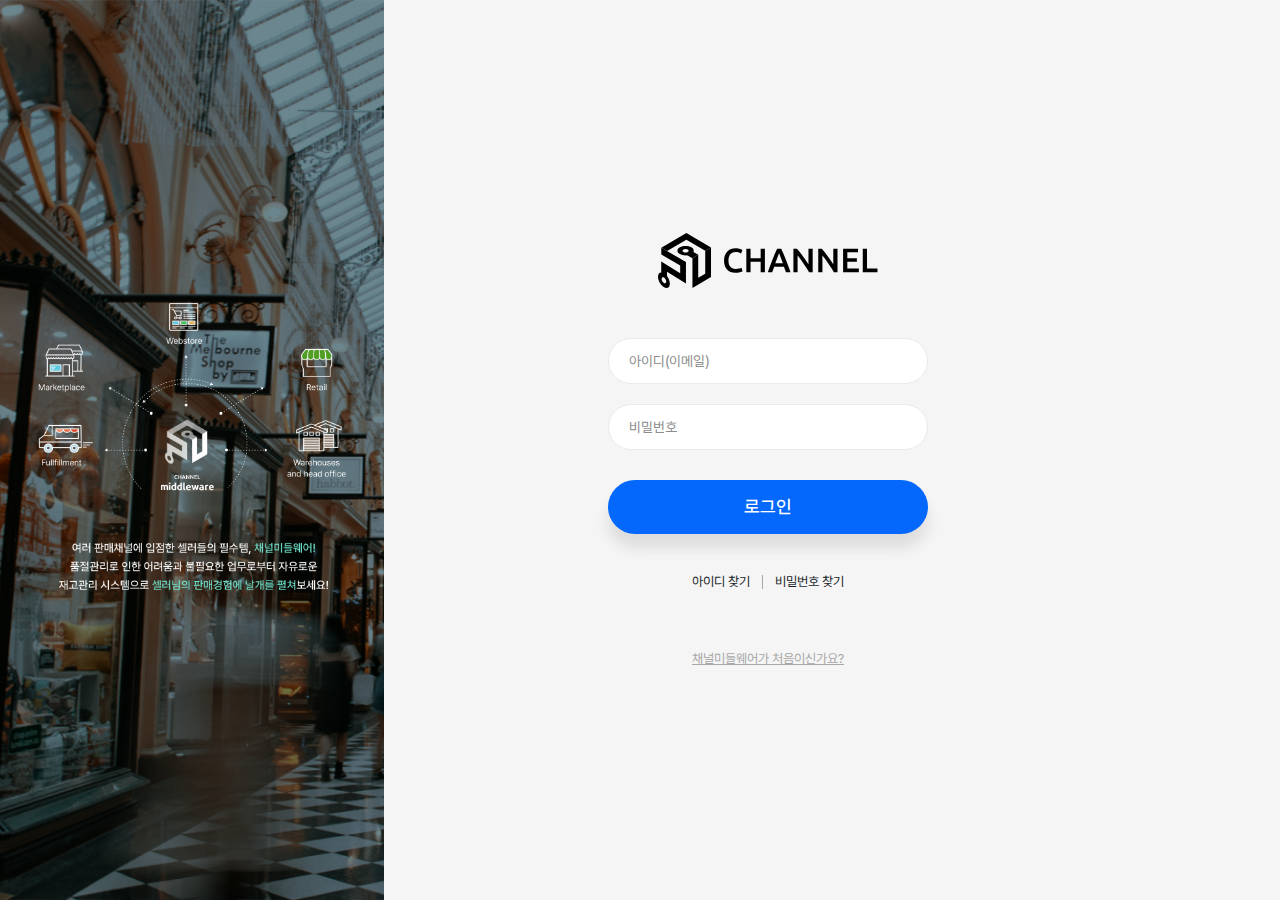
<file: login.html>
<!DOCTYPE html>
<html lang="ko">
<head>
  <meta charset="UTF-8">
  <title>채널미들웨어 | 로그인</title>
  <meta name="keywords" content="채널미들웨어 | 로그인">
  <meta name="application-name" content="채널미들웨어 | 로그인">
  <meta name="msapplication-tooltip" content="채널미들웨어 | 로그인">
  <meta id="meta_og_title" property="og:title" content="채널미들웨어 | 로그인">
  <meta name="description" content="채널미들웨어 | 로그인">
  <meta property="og:description" content="채널미들웨어 | 로그인">
  <meta name="viewport" content="width=device-width,initial-scale=1">
  <meta http-equiv="X-UA-Compatible" content="IE=edge">
  <meta name="theme-color" content="#000000">
  <meta name="msapplication-navbutton-color" content="#000000">
  <link rel="shortcut icon" href="assets/images/common/icons/favicon.ico" type="image/x-icon">
  <link rel="apple-touch-icon" sizes="57x57" href="assets/images/common/icons/apple-icon-57x57.png">
  <link rel="apple-touch-icon" sizes="60x60" href="assets/images/common/icons/apple-icon-60x60.png">
  <link rel="apple-touch-icon" sizes="72x72" href="assets/images/common/icons/apple-icon-72x72.png">
  <link rel="apple-touch-icon" sizes="76x76" href="assets/images/common/icons/apple-icon-76x76.png">
  <link rel="apple-touch-icon" sizes="114x114" href="assets/images/common/icons/apple-icon-114x114.png">
  <link rel="apple-touch-icon" sizes="120x120" href="assets/images/common/icons/apple-icon-120x120.png">
  <link rel="apple-touch-icon" sizes="144x144" href="assets/images/common/icons/apple-icon-144x144.png">
  <link rel="apple-touch-icon" sizes="152x152" href="assets/images/common/icons/apple-icon-152x152.png">
  <link rel="apple-touch-icon" sizes="180x180" href="assets/images/common/icons/apple-icon-180x180.png">
  <link rel="icon" type="image/png" sizes="192x192"  href="assets/images/common/icons/android-icon-192x192.png">
  <link rel="icon" type="image/png" sizes="32x32" href="assets/images/common/icons/favicon-32x32.png">
  <link rel="icon" type="image/png" sizes="96x96" href="assets/images/common/icons/favicon-96x96.png">
  <link rel="icon" type="image/png" sizes="16x16" href="assets/images/common/icons/favicon-16x16.png">
  <link rel="manifest" href="assets/images/common/icons/manifest.json">
  <meta name="msapplication-TileColor" content="#ffffff">
  <meta name="msapplication-TileImage" content="assets/images/common/icons/ms-icon-144x144.png">
  <meta name="theme-color" content="#ffffff">
  <meta name="apple-mobile-web-app-status-bar-style" content="black-translucent">
  <meta property="og:image" content="assets/images/common/og-image.jpg">
  <meta property="og:image:width" content="800">
  <meta property="og:image:height" content="627">
  <link rel="stylesheet" href="assets/style/style.css">
  <script src="assets/js/vendors/jquery.min.js"></script>
  <script src="assets/js/vendors/aos.js"></script>
  <script src="assets/js/common.js"></script>

</head>
<body>
<div class="sub">
  <main class="login">
    <div class="login-img-area">
      <img src="assets/images/login/login-img-text.png" srcset="assets/images/login/login-img-text.png 1x, assets/images/login/login-img-text3x.png 2x, assets/images/login/login-img-text3x.png 3x"  alt="" class="login-img">
    </div>
    <div class="login-right-area">
      <div class="login-content">
        <h1 class="login-logo">
          <img src="assets/images/common/logo.svg" alt="CHANNEL middleware" class="login-logo__img">
        </h1>
        <form action="">
          <input type="text" class="input rounded login-input" placeholder="아이디(이메일)">
          <input type="password" class="input rounded login-input" placeholder="비밀번호">
          <button class="button rounded login-button">로그인</button>
          <div class="login-link-area">
            <a href="find-id.html" class="login-link">아이디 찾기</a>
            <span class="login-link__separator"></span>
            <a href="find-pw.html" class="login-link">비밀번호 찾기</a>
          </div>
          <a href="sign-up.html" class="login-notice__link">채널미들웨어가 처음이신가요?</a>
        </form>
      </div>
    </div>
  </main>
</div>
</body>
</file>
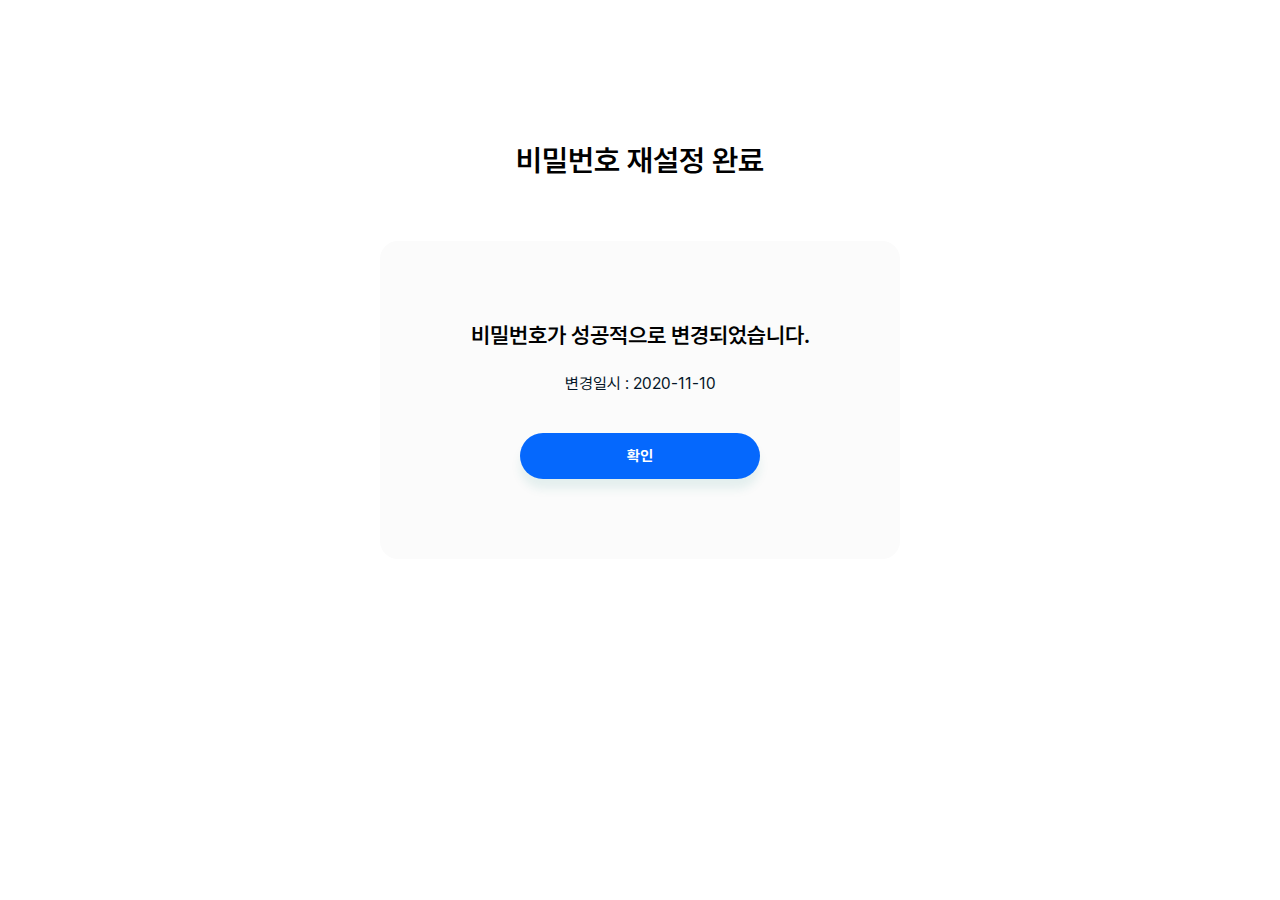
<file: reset-pw-complete.html>
<!DOCTYPE html>
<html lang="ko">
<head>
  <meta charset="UTF-8">
  <title>채널미들웨어 | 비밀번호 재설정 완료</title>
  <meta name="keywords" content="채널미들웨어 | 비밀번호 재설정 완료">
  <meta name="application-name" content="채널미들웨어 | 비밀번호 재설정 완료">
  <meta name="msapplication-tooltip" content="채널미들웨어 | 비밀번호 재설정 완료">
  <meta id="meta_og_title" property="og:title" content="채널미들웨어 | 비밀번호 재설정 완료">
  <meta name="description" content="채널미들웨어 | 비밀번호 재설정 완료">
  <meta property="og:description" content="채널미들웨어 | 비밀번호 재설정 완료">
  <meta name="viewport" content="width=device-width,initial-scale=1">
  <meta http-equiv="X-UA-Compatible" content="IE=edge">
  <meta name="theme-color" content="#000000">
  <meta name="msapplication-navbutton-color" content="#000000">
  <link rel="shortcut icon" href="assets/images/common/icons/favicon.ico" type="image/x-icon">
  <link rel="apple-touch-icon" sizes="57x57" href="assets/images/common/icons/apple-icon-57x57.png">
  <link rel="apple-touch-icon" sizes="60x60" href="assets/images/common/icons/apple-icon-60x60.png">
  <link rel="apple-touch-icon" sizes="72x72" href="assets/images/common/icons/apple-icon-72x72.png">
  <link rel="apple-touch-icon" sizes="76x76" href="assets/images/common/icons/apple-icon-76x76.png">
  <link rel="apple-touch-icon" sizes="114x114" href="assets/images/common/icons/apple-icon-114x114.png">
  <link rel="apple-touch-icon" sizes="120x120" href="assets/images/common/icons/apple-icon-120x120.png">
  <link rel="apple-touch-icon" sizes="144x144" href="assets/images/common/icons/apple-icon-144x144.png">
  <link rel="apple-touch-icon" sizes="152x152" href="assets/images/common/icons/apple-icon-152x152.png">
  <link rel="apple-touch-icon" sizes="180x180" href="assets/images/common/icons/apple-icon-180x180.png">
  <link rel="icon" type="image/png" sizes="192x192"  href="assets/images/common/icons/android-icon-192x192.png">
  <link rel="icon" type="image/png" sizes="32x32" href="assets/images/common/icons/favicon-32x32.png">
  <link rel="icon" type="image/png" sizes="96x96" href="assets/images/common/icons/favicon-96x96.png">
  <link rel="icon" type="image/png" sizes="16x16" href="assets/images/common/icons/favicon-16x16.png">
  <link rel="manifest" href="assets/images/common/icons/manifest.json">
  <meta name="msapplication-TileColor" content="#ffffff">
  <meta name="msapplication-TileImage" content="assets/images/common/icons/ms-icon-144x144.png">
  <meta name="theme-color" content="#ffffff">
  <meta name="apple-mobile-web-app-status-bar-style" content="black-translucent">
  <meta property="og:image" content="assets/images/common/og-image.jpg">
  <meta property="og:image:width" content="800">
  <meta property="og:image:height" content="627">
  <link rel="stylesheet" href="assets/style/style.css">
  <script src="assets/js/vendors/jquery.min.js"></script>
  <script src="assets/js/vendors/aos.js"></script>
  <script src="assets/js/common.js"></script>

</head>
<body>
<div class="sub">
  <main class="find">
    <article class="find-content">
      <h1 class="find__title">비밀번호 재설정 완료</h1>
      <div class="find-content-form find-complete">
        <p class="find-complete__text">
          비밀번호가<br class="show--mobile"/> 성공적으로 변경되었습니다.
        </p>
        <p class="find-complete__date">변경일시 : 2020-11-10</p>
        <button class="confirm-button">확인</button>
      </div>
    </article>
  </main>
</div>
</body>
</file>
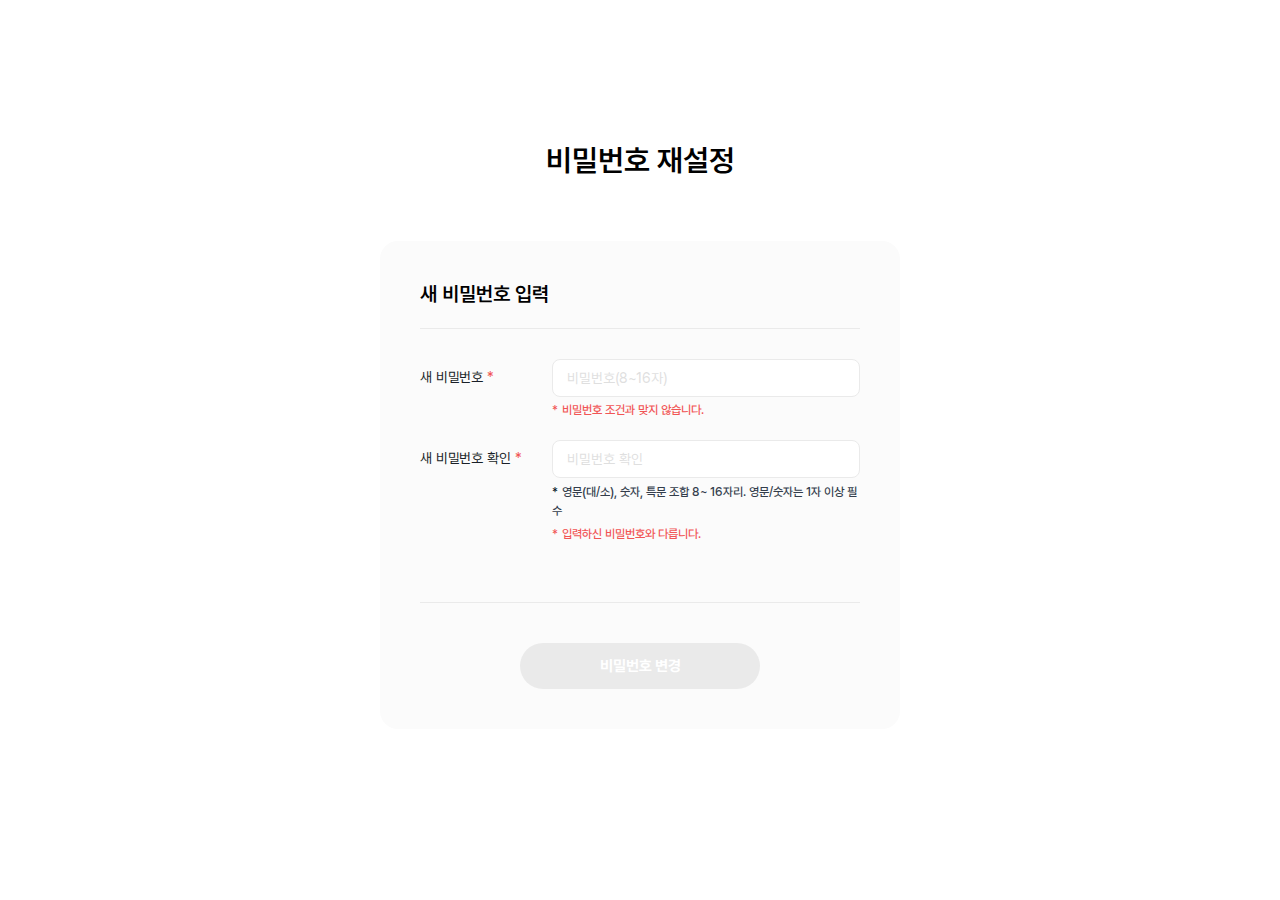
<file: reset-pw.html>
<!DOCTYPE html>
<html lang="ko">
<head>
  <meta charset="UTF-8">
  <title>채널미들웨어 | 비밀번호 재설정</title>
  <meta name="keywords" content="채널미들웨어 | 비밀번호 재설정">
  <meta name="application-name" content="채널미들웨어 | 비밀번호 재설정">
  <meta name="msapplication-tooltip" content="채널미들웨어 | 비밀번호 재설정">
  <meta id="meta_og_title" property="og:title" content="채널미들웨어 | 비밀번호 재설정">
  <meta name="description" content="채널미들웨어 | 비밀번호 재설정">
  <meta property="og:description" content="채널미들웨어 | 비밀번호 재설정">
  <meta name="viewport" content="width=device-width,initial-scale=1">
  <meta http-equiv="X-UA-Compatible" content="IE=edge">
  <meta name="theme-color" content="#000000">
  <meta name="msapplication-navbutton-color" content="#000000">
  <link rel="shortcut icon" href="assets/images/common/icons/favicon.ico" type="image/x-icon">
  <link rel="apple-touch-icon" sizes="57x57" href="assets/images/common/icons/apple-icon-57x57.png">
  <link rel="apple-touch-icon" sizes="60x60" href="assets/images/common/icons/apple-icon-60x60.png">
  <link rel="apple-touch-icon" sizes="72x72" href="assets/images/common/icons/apple-icon-72x72.png">
  <link rel="apple-touch-icon" sizes="76x76" href="assets/images/common/icons/apple-icon-76x76.png">
  <link rel="apple-touch-icon" sizes="114x114" href="assets/images/common/icons/apple-icon-114x114.png">
  <link rel="apple-touch-icon" sizes="120x120" href="assets/images/common/icons/apple-icon-120x120.png">
  <link rel="apple-touch-icon" sizes="144x144" href="assets/images/common/icons/apple-icon-144x144.png">
  <link rel="apple-touch-icon" sizes="152x152" href="assets/images/common/icons/apple-icon-152x152.png">
  <link rel="apple-touch-icon" sizes="180x180" href="assets/images/common/icons/apple-icon-180x180.png">
  <link rel="icon" type="image/png" sizes="192x192"  href="assets/images/common/icons/android-icon-192x192.png">
  <link rel="icon" type="image/png" sizes="32x32" href="assets/images/common/icons/favicon-32x32.png">
  <link rel="icon" type="image/png" sizes="96x96" href="assets/images/common/icons/favicon-96x96.png">
  <link rel="icon" type="image/png" sizes="16x16" href="assets/images/common/icons/favicon-16x16.png">
  <link rel="manifest" href="assets/images/common/icons/manifest.json">
  <meta name="msapplication-TileColor" content="#ffffff">
  <meta name="msapplication-TileImage" content="assets/images/common/icons/ms-icon-144x144.png">
  <meta name="theme-color" content="#ffffff">
  <meta name="apple-mobile-web-app-status-bar-style" content="black-translucent">
  <meta property="og:image" content="assets/images/common/og-image.jpg">
  <meta property="og:image:width" content="800">
  <meta property="og:image:height" content="627">
  <link rel="stylesheet" href="assets/style/style.css">
  <script src="assets/js/vendors/jquery.min.js"></script>
  <script src="assets/js/vendors/aos.js"></script>
  <script src="assets/js/common.js"></script>

</head>
<body>
<div class="sub">
  <main class="find">
    <article class="find-content">
      <h1 class="find__title">비밀번호 재설정</h1>
      <form action="" class="find-content-form">
        <fieldset class="find-form-subject">
          새 비밀번호 입력
        </fieldset>
        <div class="input-part m-block">
          <label for="pw" class="input__find-label">새 비밀번호 <i class="input__required">*</i></label>
          <div class="input-input-part">
            <input type="password" id="pw" class="input__find-input" placeholder="비밀번호(8~16자)">
            <p class="input__error not-fix">* 비밀번호 조건과 맞지 않습니다.</p>
          </div>
        </div>
        <div class="input-part m-block">
          <label for="pw2" class="input__find-label">새 비밀번호 확인 <i class="input__required">*</i></label>
          <div class="input-input-part">
            <input type="password" id="pw2" class="input__find-input" placeholder="비밀번호 확인">
            <p class="input__notice">
              <i class="color--primary">*</i> 영문(대/소), 숫자, 특문 조합 8~ 16자리. 영문/숫자는 1자 이상 필수
            </p>
            <p class="input__error not-fix">* 입력하신 비밀번호와 다릅니다.</p>
          </div>
        </div>
        <div class="input-line"></div>
        <button class="confirm-button" disabled>비밀번호 변경</button>
      </form>
    </article>
  </main>
</div>
</body>
</file>
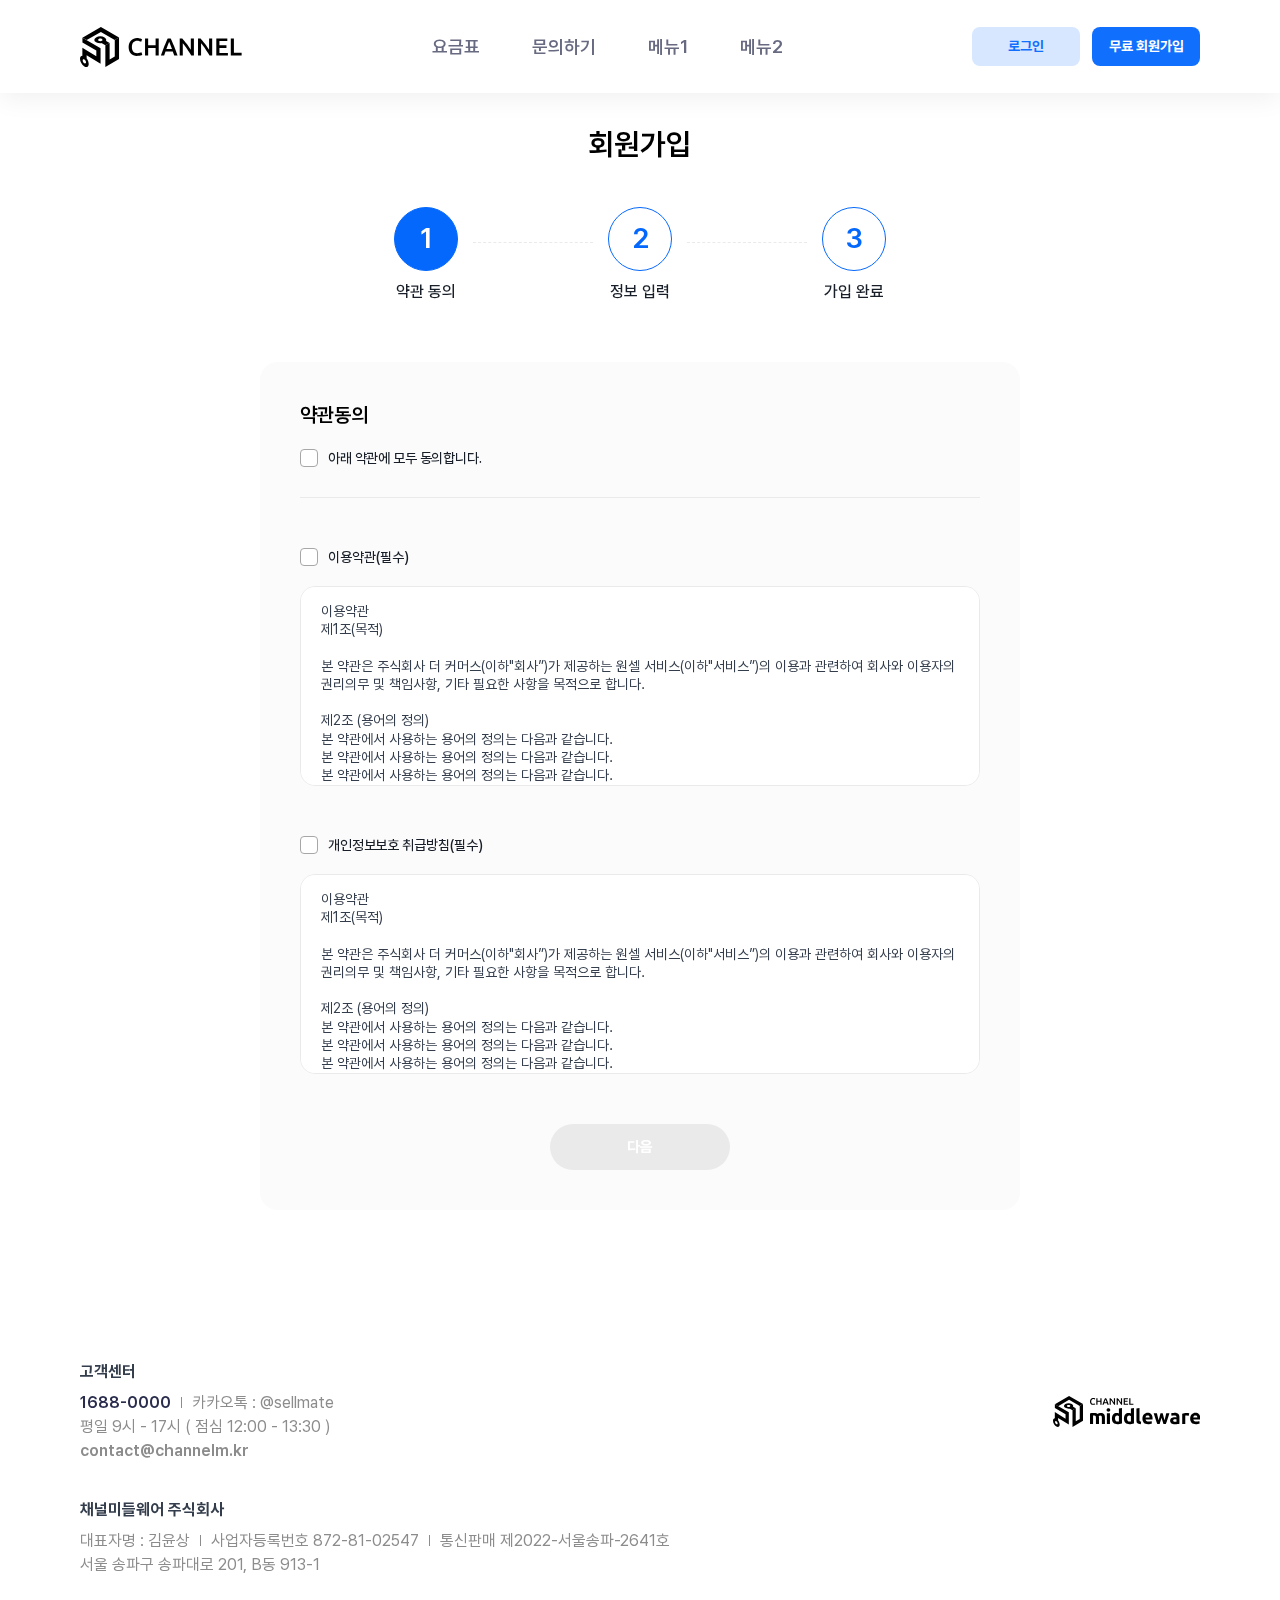
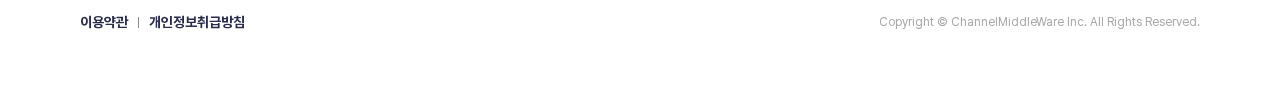
<file: sign-up.html>
<!DOCTYPE html>
<html lang="ko">
<head>
  <meta charset="UTF-8">
  <title>채널미들웨어 | 회원가입</title>
  <meta name="keywords" content="채널미들웨어 | 회원가입">
  <meta name="application-name" content="채널미들웨어 | 회원가입">
  <meta name="msapplication-tooltip" content="채널미들웨어 | 회원가입">
  <meta id="meta_og_title" property="og:title" content="채널미들웨어 | 회원가입">
  <meta name="description" content="채널미들웨어 | 회원가입">
  <meta property="og:description" content="채널미들웨어 | 회원가입">
  <meta name="viewport" content="width=device-width,initial-scale=1">
  <meta http-equiv="X-UA-Compatible" content="IE=edge">
  <meta name="theme-color" content="#000000">
  <meta name="msapplication-navbutton-color" content="#000000">
  <link rel="shortcut icon" href="assets/images/common/icons/favicon.ico" type="image/x-icon">
  <link rel="apple-touch-icon" sizes="57x57" href="assets/images/common/icons/apple-icon-57x57.png">
  <link rel="apple-touch-icon" sizes="60x60" href="assets/images/common/icons/apple-icon-60x60.png">
  <link rel="apple-touch-icon" sizes="72x72" href="assets/images/common/icons/apple-icon-72x72.png">
  <link rel="apple-touch-icon" sizes="76x76" href="assets/images/common/icons/apple-icon-76x76.png">
  <link rel="apple-touch-icon" sizes="114x114" href="assets/images/common/icons/apple-icon-114x114.png">
  <link rel="apple-touch-icon" sizes="120x120" href="assets/images/common/icons/apple-icon-120x120.png">
  <link rel="apple-touch-icon" sizes="144x144" href="assets/images/common/icons/apple-icon-144x144.png">
  <link rel="apple-touch-icon" sizes="152x152" href="assets/images/common/icons/apple-icon-152x152.png">
  <link rel="apple-touch-icon" sizes="180x180" href="assets/images/common/icons/apple-icon-180x180.png">
  <link rel="icon" type="image/png" sizes="192x192"  href="assets/images/common/icons/android-icon-192x192.png">
  <link rel="icon" type="image/png" sizes="32x32" href="assets/images/common/icons/favicon-32x32.png">
  <link rel="icon" type="image/png" sizes="96x96" href="assets/images/common/icons/favicon-96x96.png">
  <link rel="icon" type="image/png" sizes="16x16" href="assets/images/common/icons/favicon-16x16.png">
  <link rel="manifest" href="assets/images/common/icons/manifest.json">
  <meta name="msapplication-TileColor" content="#ffffff">
  <meta name="msapplication-TileImage" content="assets/images/common/icons/ms-icon-144x144.png">
  <meta name="theme-color" content="#ffffff">
  <meta name="apple-mobile-web-app-status-bar-style" content="black-translucent">
  <meta property="og:image" content="assets/images/common/og-image.jpg">
  <meta property="og:image:width" content="800">
  <meta property="og:image:height" content="627">
  <link rel="stylesheet" href="assets/style/style.css">
  <script src="assets/js/vendors/jquery.min.js"></script>
  <script src="assets/js/vendors/aos.js"></script>
  <script src="assets/js/common.js"></script>

</head>
<body>
<div class="sub">
  <header class="header js-header">
  <div class="layout">
    <h1 class="header-logo">
      <a href="index.html" class="header-logo__link">채널미들웨어</a>
    </h1>
    <nav class="header-menu">
      <div class="header-menu-inner">
        <a href="pricing.html" class="header-menu__link">요금표</a>
        <a href="contact.html" class="header-menu__link">문의하기</a>
        <a href="" class="header-menu__link">메뉴1</a>
        <a href="" class="header-menu__link">메뉴2</a>
      </div>
      <a href="login.html" class="header-menu-login">로그인</a>
    </nav>
    <nav class="header-right-menu">
      <a href="login.html" class="header-right-menu__link">로그인</a>
      <a href="sign-up.html" class="header-right-menu__link">무료 회원가입</a>
    </nav>
    <div class="header-menu-mobile">
      <a href="sign-up.html" class="header-right-menu__link">무료 회원가입</a>
      <button class="header-menu-button js-header-menu-button"></button>
    </div>
  </div>
</header>

  <main class="sign-up">
    <h1 class="sign-up__title">회원가입</h1>
    <ol class="sign-up-steps">
      <li class="sign-up-step current">
        <i class="sign-up-step__number">1</i>
        <strong class="sign-up-step__text">약관 동의</strong>
      </li>
      <li class="sign-up-step">
        <i class="sign-up-step__number">2</i>
        <strong class="sign-up-step__text">정보 입력</strong>
      </li>
      <li class="sign-up-step">
        <i class="sign-up-step__number">3</i>
        <strong class="sign-up-step__text">가입 완료</strong>
      </li>
    </ol>
    <form action="" class="sign-up-form">
      <fieldset>
        <legend class="sign-up-form__subject">약관동의</legend>
        <div class="input-check-part-area all agreement">
          <div class="input-check-part">
            <input class="input__input type--checkbox js-input-checkbox-all"
                   id="agreeAll"
                   type="checkbox"
                   required
            />
            <label for="agreeAll" class="input__label type--checkbox">
              아래 약관에 모두 동의합니다.
            </label>
          </div>
        </div>
        <div class="input-check-part-area agreement">
          <div class="input-check-part">
            <input class="input__input type--checkbox js-input-checkbox"
                   id="agree1"
                   type="checkbox"
                   required
            />
            <label for="agree1" class="input__label type--checkbox">
              이용약관(필수)
            </label>
          </div>
          <div class="agreement-content">
            이용약관<br/>
            제1조(목적)<br/><br/>

            본 약관은 주식회사 더 커머스(이하"회사”)가 제공하는 원셀 서비스(이하"서비스”)의 이용과 관련하여 회사와 이용자의 권리의무 및 책임사항, 기타 필요한 사항을 목적으로 합니다.<br/><br/>

            제2조 (용어의 정의)<br/>
            본 약관에서 사용하는 용어의 정의는 다음과 같습니다.<br/>
            본 약관에서 사용하는 용어의 정의는 다음과 같습니다.<br/>
            본 약관에서 사용하는 용어의 정의는 다음과 같습니다.<br/>
            본 약관에서 사용하는 용어의 정의는 다음과 같습니다.
          </div>
        </div>
        <div class="input-check-part-area agreement">
          <div class="input-check-part">
            <input class="input__input type--checkbox js-input-checkbox"
                   id="agree2"
                   type="checkbox"
                   required
            />
            <label for="agree2" class="input__label type--checkbox">
              개인정보보호 취급방침(필수)
            </label>
          </div>
          <div class="agreement-content">
            이용약관<br/>
            제1조(목적)<br/><br/>

            본 약관은 주식회사 더 커머스(이하"회사”)가 제공하는 원셀 서비스(이하"서비스”)의 이용과 관련하여 회사와 이용자의 권리의무 및 책임사항, 기타 필요한 사항을 목적으로 합니다.<br/><br/>

            제2조 (용어의 정의)<br/>
            본 약관에서 사용하는 용어의 정의는 다음과 같습니다.<br/>
            본 약관에서 사용하는 용어의 정의는 다음과 같습니다.<br/>
            본 약관에서 사용하는 용어의 정의는 다음과 같습니다.<br/>
            본 약관에서 사용하는 용어의 정의는 다음과 같습니다.
          </div>
        </div>
      </fieldset>
      <button class="sign-up__button js-next-button" disabled>다음</button>
    </form>
  </main>
  <footer class="footer">
  <div class="layout">
    <div class="footer-top">
      <div class="footer-text">
        <strong class="footer-text__subject">고객센터</strong>
        <p class="footer-text__item">
          <a href="tel:1688-0000" class="footer-text__item-tel">1688-0000</a>
          <span class="footer-separator"></span> 카카오톡 : @sellmate
        </p>
        <p class="footer-text__item">
          평일 9시 - 17시 ( 점심 12:00 - 13:30 )
        </p>
        <p class="footer-text__item">
          <a href="mailto:contact@channelm.kr" class="footer-text__item-email">contact@channelm.kr</a>
        </p>
      </div>
      <img src="assets/images/common/footer-logo.svg" alt="channel middleware">
    </div>
    <div class="footer-text">
      <strong class="footer-text__subject">채널미들웨어 주식회사</strong>
      <p class="footer-text__item">
        대표자명 : 김윤상<span class="footer-separator"></span>
        사업자등록번호 872-81-02547<span class="footer-separator"></span>
        통신판매 제2022-서울송파-2641호
      </p>
      <p class="footer-text__item">
        서울 송파구 송파대로 201, B동 913-1
      </p>
    </div>
    <div class="footer-quick">
      <div class="footer-quick-links">
        <a href="/sign-up/terms" class="footer-quick__link">이용약관</a>
        <span class="footer-separator"></span>
        <a href="/sign-up/privacy" class="footer-quick__link">개인정보취급방침</a>
      </div>
      <p class="footer-text__item footer-text__item-copyright">
        Copyright © ChannelMiddleWare Inc. All Rights Reserved.
      </p>
    </div>
  </div>
</footer>

</div>
<script>
  $('.js-input-checkbox-all').on('click', function() {
    if($(this).prop('checked')) {
      $('.js-input-checkbox').prop('checked',true);
    } else {
      $('.js-input-checkbox').prop('checked',false);
    }
    checkAgreement()
  })
  //check
  $('.js-input-checkbox').on('click', function() {
    if ($(this).is(':checked')) {
      let isAllChecked = 0;

      $('.js-input-checkbox').each(function() {
        if (!this.checked)
          isAllChecked = 1;
      });

      if (isAllChecked === 0) {
        $('.js-input-checkbox-all').prop('checked', true);
      }
    }
    else {
      $('.js-input-checkbox-all').prop('checked', false);
    }
    checkAgreement()
  })

  function checkAgreement () {
    if ($('.js-input-checkbox-all').is(':checked')) {
      $('.js-next-button').prop('disabled', false)
    } else {
      $('.js-next-button').prop('disabled', true)
    }
  }
</script>
</body>
</file>
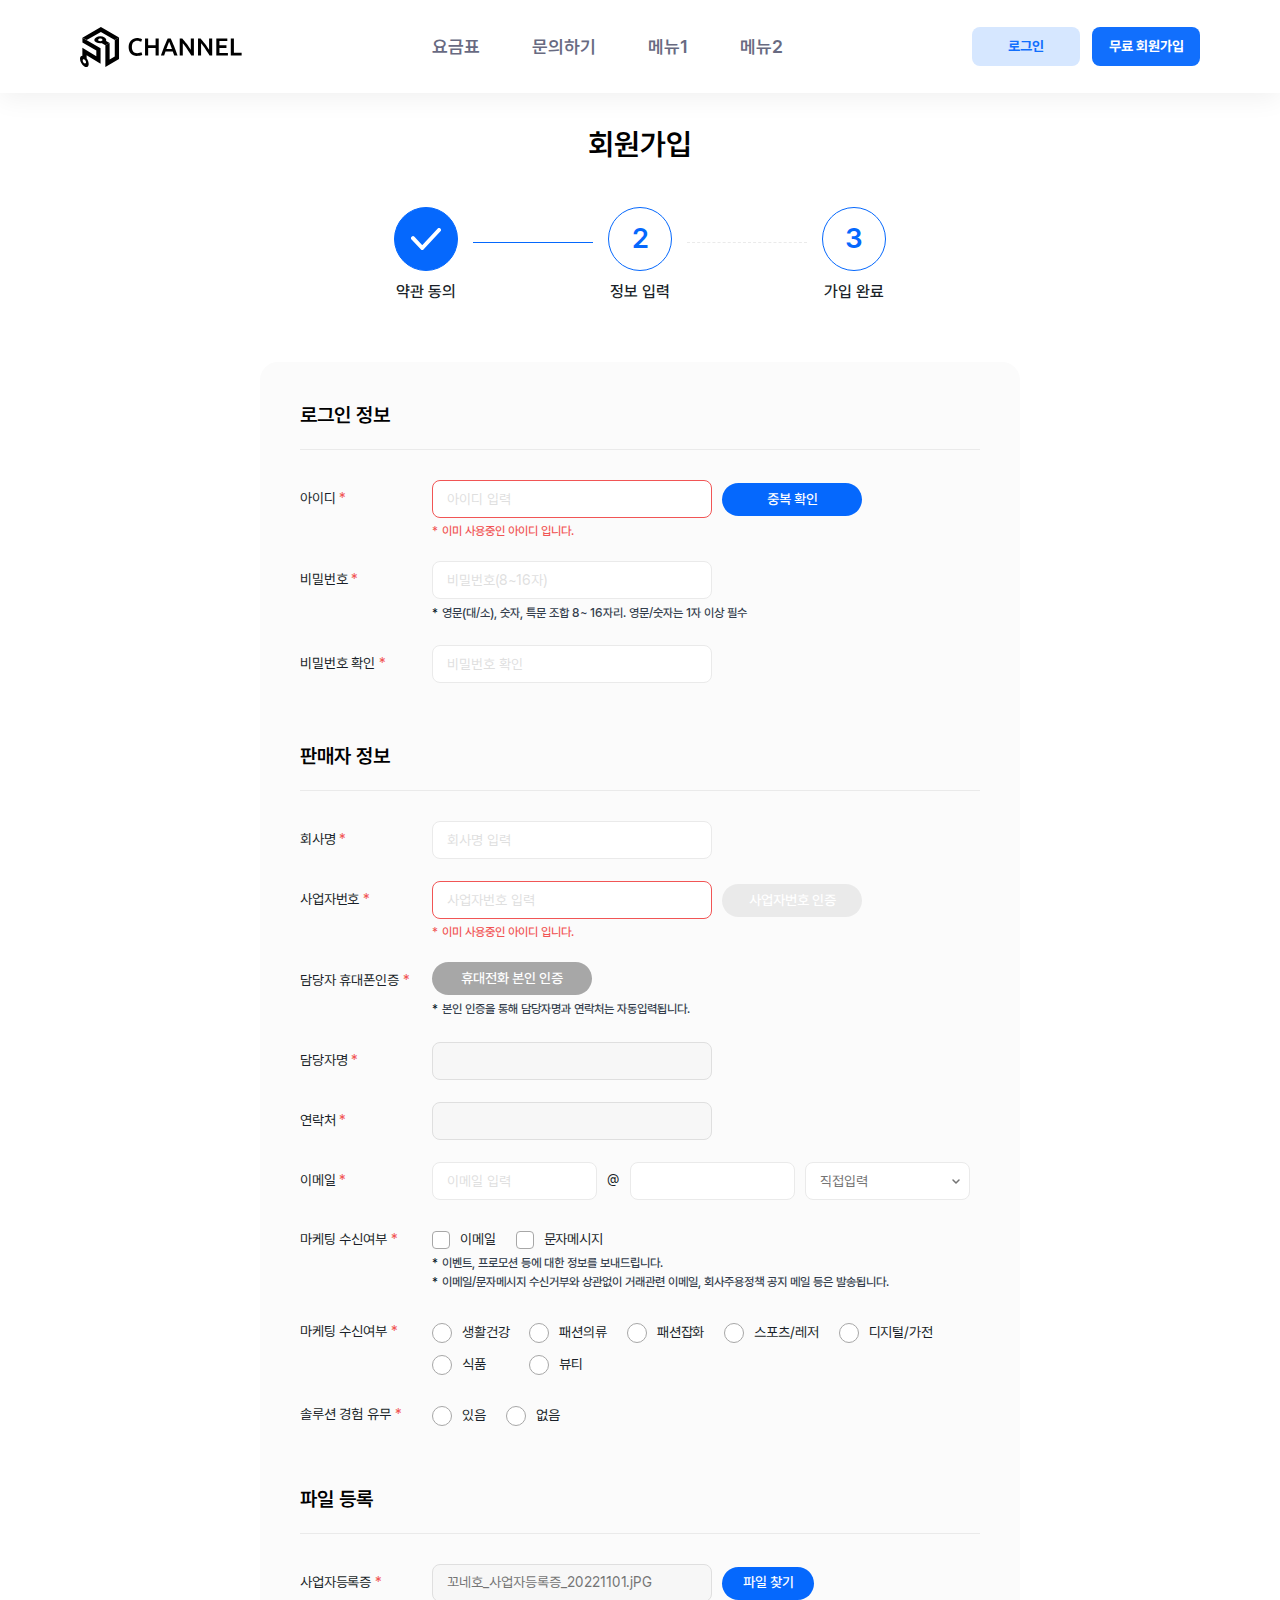
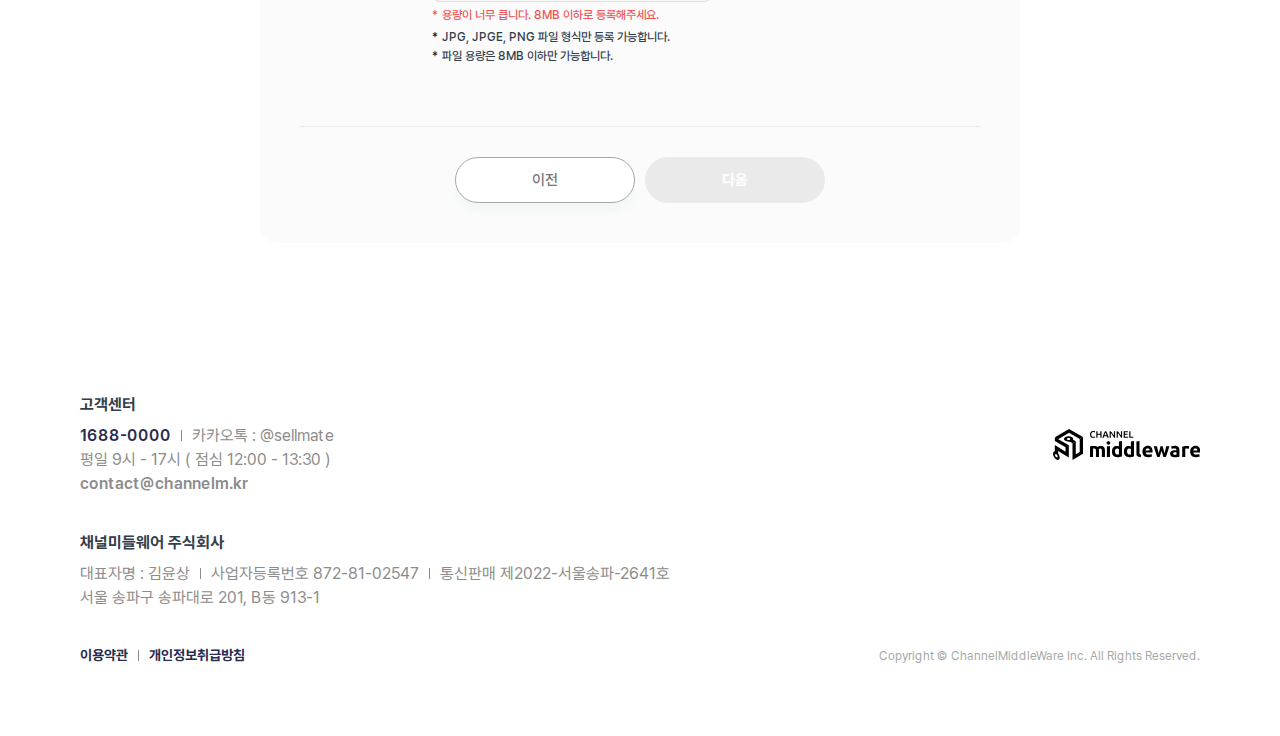
<file: sign-up2.html>
<!DOCTYPE html>
<html lang="ko">
<head>
  <meta charset="UTF-8">
  <title>채널미들웨어 | 회원가입</title>
  <meta name="keywords" content="채널미들웨어 | 회원가입">
  <meta name="application-name" content="채널미들웨어 | 회원가입">
  <meta name="msapplication-tooltip" content="채널미들웨어 | 회원가입">
  <meta id="meta_og_title" property="og:title" content="채널미들웨어 | 회원가입">
  <meta name="description" content="채널미들웨어 | 회원가입">
  <meta property="og:description" content="채널미들웨어 | 회원가입">
  <meta name="viewport" content="width=device-width,initial-scale=1">
  <meta http-equiv="X-UA-Compatible" content="IE=edge">
  <meta name="theme-color" content="#000000">
  <meta name="msapplication-navbutton-color" content="#000000">
  <link rel="shortcut icon" href="assets/images/common/icons/favicon.ico" type="image/x-icon">
  <link rel="apple-touch-icon" sizes="57x57" href="assets/images/common/icons/apple-icon-57x57.png">
  <link rel="apple-touch-icon" sizes="60x60" href="assets/images/common/icons/apple-icon-60x60.png">
  <link rel="apple-touch-icon" sizes="72x72" href="assets/images/common/icons/apple-icon-72x72.png">
  <link rel="apple-touch-icon" sizes="76x76" href="assets/images/common/icons/apple-icon-76x76.png">
  <link rel="apple-touch-icon" sizes="114x114" href="assets/images/common/icons/apple-icon-114x114.png">
  <link rel="apple-touch-icon" sizes="120x120" href="assets/images/common/icons/apple-icon-120x120.png">
  <link rel="apple-touch-icon" sizes="144x144" href="assets/images/common/icons/apple-icon-144x144.png">
  <link rel="apple-touch-icon" sizes="152x152" href="assets/images/common/icons/apple-icon-152x152.png">
  <link rel="apple-touch-icon" sizes="180x180" href="assets/images/common/icons/apple-icon-180x180.png">
  <link rel="icon" type="image/png" sizes="192x192"  href="assets/images/common/icons/android-icon-192x192.png">
  <link rel="icon" type="image/png" sizes="32x32" href="assets/images/common/icons/favicon-32x32.png">
  <link rel="icon" type="image/png" sizes="96x96" href="assets/images/common/icons/favicon-96x96.png">
  <link rel="icon" type="image/png" sizes="16x16" href="assets/images/common/icons/favicon-16x16.png">
  <link rel="manifest" href="assets/images/common/icons/manifest.json">
  <meta name="msapplication-TileColor" content="#ffffff">
  <meta name="msapplication-TileImage" content="assets/images/common/icons/ms-icon-144x144.png">
  <meta name="theme-color" content="#ffffff">
  <meta name="apple-mobile-web-app-status-bar-style" content="black-translucent">
  <meta property="og:image" content="assets/images/common/og-image.jpg">
  <meta property="og:image:width" content="800">
  <meta property="og:image:height" content="627">
  <link rel="stylesheet" href="assets/style/style.css">
  <script src="assets/js/vendors/jquery.min.js"></script>
  <script src="assets/js/vendors/aos.js"></script>
  <script src="assets/js/common.js"></script>

</head>
<body>
<div class="sub">
  <header class="header js-header">
  <div class="layout">
    <h1 class="header-logo">
      <a href="index.html" class="header-logo__link">채널미들웨어</a>
    </h1>
    <nav class="header-menu">
      <div class="header-menu-inner">
        <a href="pricing.html" class="header-menu__link">요금표</a>
        <a href="contact.html" class="header-menu__link">문의하기</a>
        <a href="" class="header-menu__link">메뉴1</a>
        <a href="" class="header-menu__link">메뉴2</a>
      </div>
      <a href="login.html" class="header-menu-login">로그인</a>
    </nav>
    <nav class="header-right-menu">
      <a href="login.html" class="header-right-menu__link">로그인</a>
      <a href="sign-up.html" class="header-right-menu__link">무료 회원가입</a>
    </nav>
    <div class="header-menu-mobile">
      <a href="sign-up.html" class="header-right-menu__link">무료 회원가입</a>
      <button class="header-menu-button js-header-menu-button"></button>
    </div>
  </div>
</header>

  <main class="sign-up">
    <h1 class="sign-up__title">회원가입</h1>
    <ol class="sign-up-steps">
      <li class="sign-up-step pass">
        <i class="sign-up-step__number">1</i>
        <strong class="sign-up-step__text">약관 동의</strong>
      </li>
      <li class="sign-up-step">
        <i class="sign-up-step__number current">2</i>
        <strong class="sign-up-step__text">정보 입력</strong>
      </li>
      <li class="sign-up-step">
        <i class="sign-up-step__number">3</i>
        <strong class="sign-up-step__text">가입 완료</strong>
      </li>
    </ol>
    <form action="" class="sign-up-form">
      <fieldset class="sign-up-fieldset">
        <legend class="sign-up-form__subject">로그인 정보</legend>
        <div class="form-separator-line"></div>
        <div class="input-part-area">
          <div class="input-part">
            <strong class="input__label">아이디 <i class="input__required">*</i></strong>
            <div>
              <div class="input-part-with-button">
                <div class="input-input-part with-button">
                  <input type="text" class="input__input text error" placeholder="아이디 입력">
                </div>
                <button type="button" class="input-check-button js-id-check-button with-input">
                  중복 확인
                </button>
              </div>
              <p class="input__error not-fix">* 이미 사용중인 아이디 입니다.</p>
            </div>
          </div>
        </div>
        <div class="input-part-area">
          <div class="input-part">
            <strong class="input__label">비밀번호 <i class="input__required">*</i></strong>
            <div class="input-input-part">
              <input type="password" class="input__input text m-full" placeholder="비밀번호(8~16자)">
              <p class="input__notice">
                <i class="color--primary">*</i> 영문(대/소), 숫자, 특문 조합 8~ 16자리. 영문/숫자는 1자 이상 필수
              </p>
            </div>
          </div>
        </div>
        <div class="input-part-area">
          <div class="input-part">
            <strong class="input__label">비밀번호 확인 <i class="input__required">*</i></strong>
            <div class="input-input-part">
              <input type="password" class="input__input text m-full" placeholder="비밀번호 확인">
            </div>
          </div>
        </div>
      </fieldset>
      <fieldset class="sign-up-fieldset">
        <legend class="sign-up-form__subject">판매자 정보</legend>
        <div class="form-separator-line"></div>
        <div class="input-part-area">
          <div class="input-part">
            <strong class="input__label">회사명 <i class="input__required">*</i></strong>
            <div class="input-input-part">
              <input type="text" class="input__input text m-full" placeholder="회사명 입력">
            </div>
          </div>
        </div>
        <div class="input-part-area">
          <div class="input-part">
            <strong class="input__label">사업자번호 <i class="input__required">*</i></strong>
            <div class="input-input-part">
              <input type="text" class="input__input text m-full error" placeholder="사업자번호 입력">
              <p class="input__error not-fix">* 이미 사용중인 아이디 입니다.</p>
            </div>
            <button type="button" class="input-check-button company js-company-check-button" disabled>
              사업자번호 인증
            </button>
          </div>
        </div>
        <div class="input-part-area">
          <div class="input-part">
            <strong class="input__label">담당자 휴대폰인증 <i class="input__required">*</i></strong>
            <div class="input-input-part">
              <!--              완료시 confirm 클래스 추가-->
              <button type="button" class="input-check-button wide confirm js-certification-check-button">
                휴대전화 본인 인증
              </button>
              <!--              완료시 confirm 클래스 추가-->
              <p class="input__notice">
                <i class="color--primary">*</i> 본인 인증을 통해 담당자명과 연락처는 자동입력됩니다.
              </p>
            </div>
          </div>
        </div>
        <div class="input-part-area">
          <div class="input-part">
            <strong class="input__label">담당자명 <i class="input__required">*</i></strong>
            <div class="input-input-part">
              <input type="text" class="input__input text m-full" readonly>
            </div>
          </div>
        </div>
        <div class="input-part-area">
          <div class="input-part">
            <strong class="input__label">연락처 <i class="input__required">*</i></strong>
            <div class="input-input-part">
              <input type="text" class="input__input text m-full" readonly>
            </div>
          </div>
        </div>
        <div class="input-part-area">
          <div class="input-part">
            <strong class="input__label">이메일 <i class="input__required">*</i></strong>
            <div class="input-part">
              <div class="input-part one-line">
                <input type="text" class="input__input text email" placeholder="이메일 입력">
                <span class="input__input-separator">@</span>
                <input type="text" class="input__input text email js-input-email2">
              </div>
              <div class="input__dropdown-area js-select-email m-full">
                <button type="button" class="input__dropdown js-select-text">직접입력</button>
                <div class="dropdown-box-list">
                  <span class="dropdown-box__item js-select-item" data-type="direct">직접입력</span>
                  <span class="dropdown-box__item js-select-item">naver.com</span>
                  <span class="dropdown-box__item js-select-item">hanmail.net</span>
                  <span class="dropdown-box__item js-select-item">hotmail.com</span>
                  <span class="dropdown-box__item js-select-item">nate.com</span>
                  <span class="dropdown-box__item js-select-item">yahoo.co.kr</span>
                  <span class="dropdown-box__item js-select-item">empas.com</span>
                  <span class="dropdown-box__item js-select-item">dreamwiz.com</span>
                  <span class="dropdown-box__item js-select-item">gmail.com</span>
                </div>
              </div>
            </div>
          </div>
        </div>
        <div class="input-part-area">
          <div class="input-part check">
            <strong class="input__label">마케팅 수신여부 <i class="input__required">*</i></strong>
            <div class="input-check-part-area-wrap">
              <div class="input-check-part-area inline">
                <div class="input-check-part">
                  <input class="input__input type--checkbox"
                         id="marketing1"
                         type="checkbox"
                         required
                  />
                  <label for="marketing1" class="input__label type--checkbox">
                    이메일
                  </label>
                </div>
                <div class="input-check-part">
                  <input class="input__input type--checkbox"
                         id="marketing2"
                         type="checkbox"
                         required
                  />
                  <label for="marketing2" class="input__label type--checkbox">
                    문자메시지
                  </label>
                </div>
              </div>
              <p class="input__notice">
                <i class="color--primary">*</i> 이벤트, 프로모션 등에 대한 정보를 보내드립니다.<br/>
                <i class="color--primary">*</i> 이메일/문자메시지 수신거부와 상관없이 거래관련 이메일, 회사주용정책 공지 메일 등은 발송됩니다.
              </p>
            </div>
          </div>
        </div>
        <div class="input-part-area">
          <div class="input-part check">
            <strong class="input__label">마케팅 수신여부 <i class="input__required">*</i></strong>
            <div class="input-check-part-area-wrap">
              <div class="input-check-part-area inline multiple-line">
                <div class="input-check-part">
                  <input class="input__input type--radio"
                         id="cate1"
                         name="cate"
                         type="radio"
                  />
                  <label for="cate1" class="input__label type--radio">
                    생활건강
                  </label>
                </div>
                <div class="input-check-part">
                  <input class="input__input type--radio"
                         id="cate2"
                         name="cate"
                         type="radio"
                  />
                  <label for="cate2" class="input__label type--radio">
                    패션의류
                  </label>
                </div>
                <div class="input-check-part">
                  <input class="input__input type--radio"
                         id="cate3"
                         name="cate"
                         type="radio"
                  />
                  <label for="cate3" class="input__label type--radio">
                    패션잡화
                  </label>
                </div>
                <div class="input-check-part">
                  <input class="input__input type--radio"
                         id="cate4"
                         name="cate"
                         type="radio"
                  />
                  <label for="cate4" class="input__label type--radio">
                    스포츠/레저
                  </label>
                </div>
                <div class="input-check-part">
                  <input class="input__input type--radio"
                         id="cate5"
                         name="cate"
                         type="radio"
                  />
                  <label for="cate5" class="input__label type--radio">
                    디지털/가전
                  </label>
                </div>
                <div class="input-check-part">
                  <input class="input__input type--radio"
                         id="cate6"
                         name="cate"
                         type="radio"
                  />
                  <label for="cate6" class="input__label type--radio">
                    식품
                  </label>
                </div>
                <div class="input-check-part">
                  <input class="input__input type--radio"
                         id="cate7"
                         name="cate"
                         type="radio"
                  />
                  <label for="cate7" class="input__label type--radio">
                    뷰티
                  </label>
                </div>
              </div>
            </div>
          </div>
        </div>
        <div class="input-part-area">
          <div class="input-part check">
            <strong class="input__label">솔루션 경험 유무 <i class="input__required">*</i></strong>
            <div class="input-check-part-area-wrap">
              <div class="input-check-part-area inline">
                <div class="input-check-part">
                  <input class="input__input type--radio js-input-radio-solution"
                         id="solutionY"
                         name="solution"
                         type="radio"
                         value="solutionY"
                  />
                  <label for="solutionY" class="input__label type--radio">
                    있음
                  </label>
                </div>
                <div class="input-check-part">
                  <input class="input__input type--radio js-input-radio-solution"
                         id="solutionN"
                         name="solution"
                         type="radio"
                         value="solutionN"
                  />
                  <label for="solutionN" class="input__label type--radio">
                    없음
                  </label>
                </div>
              </div>
            </div>
          </div>
        </div>
        <div class="js-solution-answer-content solution-answer-content">
          <p class="solution-answer__description">
            사용해 보신 적이 있는 솔루션을 모두 선택해주세요  <i class="input__required">*</i>
          </p>
          <div class="input-check-part-area-wrap">
            <div class="input-check-part-area inline">
              <div class="input-check-part">
                <input class="input__input type--checkbox js-input-check-solutions" id="solution1" type="checkbox"/>
                <label for="solution1" class="input__label type--checkbox">이메일</label>
              </div>
              <div class="input-check-part">
                <input class="input__input type--checkbox js-input-check-solutions" id="solution2" type="checkbox"/>
                <label for="solution2" class="input__label type--checkbox">샵링커</label>
              </div>
              <div class="input-check-part">
                <input class="input__input type--checkbox js-input-check-solutions" id="solution3" type="checkbox"/>
                <label for="solution3" class="input__label type--checkbox">플레이토</label>
              </div>
              <div class="input-check-part">
                <input class="input__input type--checkbox js-input-check-solutions" id="solution4" type="checkbox"/>
                <label for="solution4" class="input__label type--checkbox">토글</label>
              </div>
              <div class="input-check-part">
                <input class="input__input type--checkbox js-input-check-solutions" id="solution5" type="checkbox"/>
                <label for="solution5" class="input__label type--checkbox">이지어드민</label>
              </div>
              <div class="input-check-part">
                <input class="input__input type--checkbox js-input-check-solutions" id="solution6" type="checkbox"/>
                <label for="solution6" class="input__label type--checkbox">셀메이트</label>
              </div>
              <div class="input-check-part with-input">
                <input class="input__input type--checkbox js-input-check-solutions etc" id="solution7" type="checkbox" />
                <label for="solution7" class="input__label type--checkbox">기타</label>
                <input type="text" class="input__input text js-solution-etc-input solution-etc-input" readonly>
              </div>
            </div>
          </div>
        </div>
      </fieldset>
      <fieldset class="sign-up-fieldset last">
        <legend class="sign-up-form__subject">파일 등록</legend>
        <div class="form-separator-line"></div>
        <div class="input-part-area">
          <div class="input-part align-start">
            <strong class="input__label">사업자등록증 <i class="input__required">*</i></strong>
            <div>
              <div class="input-input-part file">
                <div class="input__input-file input__input text">
                  <input type="file" id="file" class="input__input file js-input-file" accept=".jpeg, .jpg, .png">
                  <mark class="input__input-file-text js-input-file-text">꼬네호_사업자등록증_20221101.jPG</mark>
                  <button type="button" class="input__input-file-delete js-input-file-delete">
                    <img src="assets/images/common/delete.svg" alt="삭제">
                  </button>
                </div>
                <label for="file" class="input__label-file type--button">파일 찾기</label>
              </div>
              <p class="input__error not-fix">
                * 용량이 너무 큽니다. 8MB 이하로 등록해주세요.
              </p>
              <p class="input__notice">
                <i class="color--primary">*</i> JPG, JPGE, PNG 파일 형식만 등록 가능합니다.<br/>
                <i class="color--primary">*</i> 파일 용량은 8MB 이하만 가능합니다.
              </p>
            </div>
          </div>
        </div>
      </fieldset>
      <div class="form-separator-line"></div>
      <div class="button-area">
        <button class="sign-up__button outline multiple">이전</button>
        <button class="sign-up__button js-next-button multiple" disabled>다음</button>
      </div>
    </form>
  </main>
  <footer class="footer">
  <div class="layout">
    <div class="footer-top">
      <div class="footer-text">
        <strong class="footer-text__subject">고객센터</strong>
        <p class="footer-text__item">
          <a href="tel:1688-0000" class="footer-text__item-tel">1688-0000</a>
          <span class="footer-separator"></span> 카카오톡 : @sellmate
        </p>
        <p class="footer-text__item">
          평일 9시 - 17시 ( 점심 12:00 - 13:30 )
        </p>
        <p class="footer-text__item">
          <a href="mailto:contact@channelm.kr" class="footer-text__item-email">contact@channelm.kr</a>
        </p>
      </div>
      <img src="assets/images/common/footer-logo.svg" alt="channel middleware">
    </div>
    <div class="footer-text">
      <strong class="footer-text__subject">채널미들웨어 주식회사</strong>
      <p class="footer-text__item">
        대표자명 : 김윤상<span class="footer-separator"></span>
        사업자등록번호 872-81-02547<span class="footer-separator"></span>
        통신판매 제2022-서울송파-2641호
      </p>
      <p class="footer-text__item">
        서울 송파구 송파대로 201, B동 913-1
      </p>
    </div>
    <div class="footer-quick">
      <div class="footer-quick-links">
        <a href="/sign-up/terms" class="footer-quick__link">이용약관</a>
        <span class="footer-separator"></span>
        <a href="/sign-up/privacy" class="footer-quick__link">개인정보취급방침</a>
      </div>
      <p class="footer-text__item footer-text__item-copyright">
        Copyright © ChannelMiddleWare Inc. All Rights Reserved.
      </p>
    </div>
  </div>
</footer>

</div>
<script>
  $(function () {
    // 이메일 선택
    $(document).on('click', '.js-select-email', function() {
      const select = $(this);
      if($(this).hasClass('open')) {
        $(this).removeClass('open')
      }else {
        $(this).addClass('open')
      }
      const setting = $(this).find('.dropdown-box-list');
      $(document).on('mouseup', function(e) {
        if (setting.has(e.target).length === 0) {
          if(e.target.className !== select[0].className) {
            select.removeClass('open')
          }
        }
      });
    });
    $(document).on('click', '.js-select-item', function() {
      $(this).parents('.js-select-email').addClass('selected')
      $(this).addClass('selected').siblings().removeClass('selected');

      if ($(this).text() === '직접입력') {
        $('.js-input-email2').val('')
      } else {
        $('.js-input-email2').val($(this).text())
      }
      $($(this).parent().parent().find('.js-select-text')).text($(this).text())
    })


    $('.js-input-radio-solution').on('click', function() {
      if($(this).val() === 'solutionY') {
        $('.js-solution-answer-content').show()
      } else {
        $('.js-solution-answer-content').hide()
      }
    })

    $('.js-input-check-solutions').on('click', function() {
      if($('.js-input-check-solutions.etc').is(':checked')) {
        $('.js-solution-etc-input').prop('readonly', false)
      } else {
        $('.js-solution-etc-input').prop('readonly', true)
      }
    })


    // 사업자등록증업로드
    $(document).on('change', '.js-input-file', function(e) {
      const input = e.target
      if(input.files && input.files[0]) {
        const size = input.files[0].size || input.files[0].fileSize;
        const limit = 8000000;
        if ( size > limit ) {
          alert('파일용량은 8MB를 넘을 수 없습니다.');
          $(this).val('');
          return;
        }
        const reader = new FileReader()
        // 이미지가 로드가 된 경우
        reader.onload = e => {
          const previewText = $(this).next('.js-input-file-text')
          previewText.text(input.files[0].name);
          $('.js-input-file-delete').show()
        }
        // reader가 이미지 읽도록 하기
        reader.readAsDataURL(input.files[0])
      }
    })

    //사업자등록증 삭제
    $(document).on('click', '.js-input-file-delete', function() {
      $('.js-input-file').val('')
      $('.js-input-file-text').text('')
      $(this).hide()
    })
  })
</script>
</body>
</file>
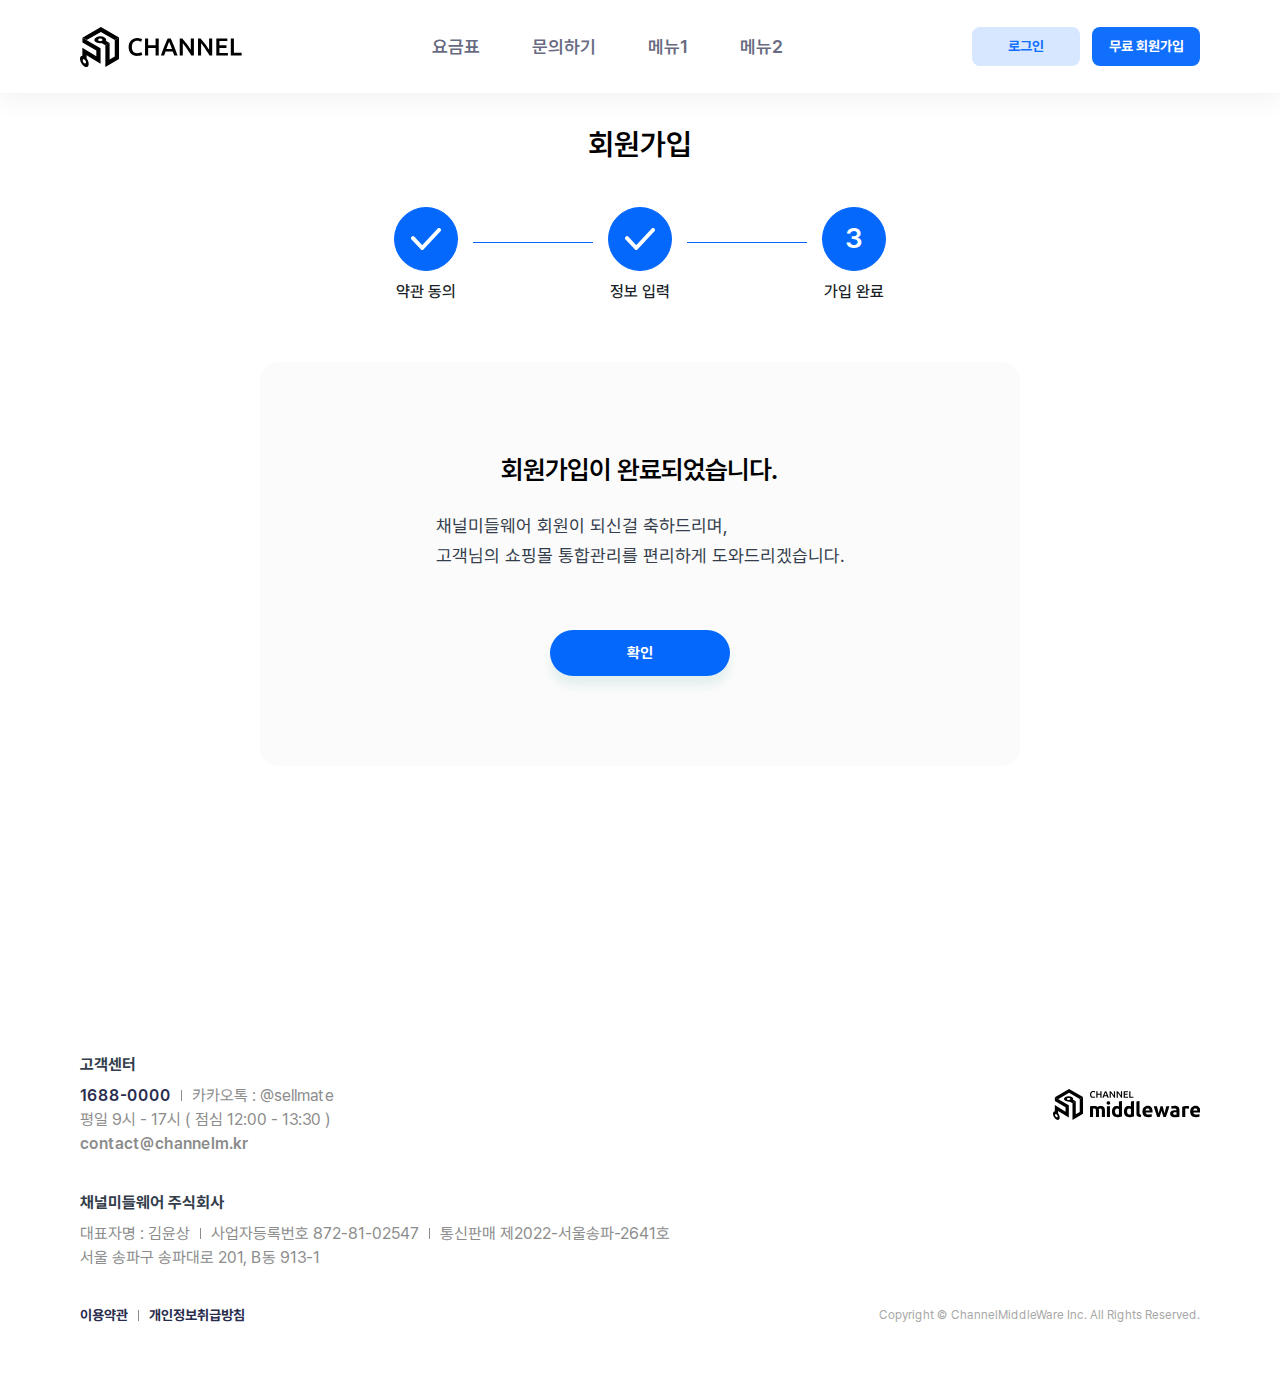
<file: sign-up3.html>
<!DOCTYPE html>
<html lang="ko">
<head>
  <meta charset="UTF-8">
  <title>채널미들웨어 | 회원가입</title>
  <meta name="keywords" content="채널미들웨어 | 회원가입">
  <meta name="application-name" content="채널미들웨어 | 회원가입">
  <meta name="msapplication-tooltip" content="채널미들웨어 | 회원가입">
  <meta id="meta_og_title" property="og:title" content="채널미들웨어 | 회원가입">
  <meta name="description" content="채널미들웨어 | 회원가입">
  <meta property="og:description" content="채널미들웨어 | 회원가입">
  <meta name="viewport" content="width=device-width,initial-scale=1">
  <meta http-equiv="X-UA-Compatible" content="IE=edge">
  <meta name="theme-color" content="#000000">
  <meta name="msapplication-navbutton-color" content="#000000">
  <link rel="shortcut icon" href="assets/images/common/icons/favicon.ico" type="image/x-icon">
  <link rel="apple-touch-icon" sizes="57x57" href="assets/images/common/icons/apple-icon-57x57.png">
  <link rel="apple-touch-icon" sizes="60x60" href="assets/images/common/icons/apple-icon-60x60.png">
  <link rel="apple-touch-icon" sizes="72x72" href="assets/images/common/icons/apple-icon-72x72.png">
  <link rel="apple-touch-icon" sizes="76x76" href="assets/images/common/icons/apple-icon-76x76.png">
  <link rel="apple-touch-icon" sizes="114x114" href="assets/images/common/icons/apple-icon-114x114.png">
  <link rel="apple-touch-icon" sizes="120x120" href="assets/images/common/icons/apple-icon-120x120.png">
  <link rel="apple-touch-icon" sizes="144x144" href="assets/images/common/icons/apple-icon-144x144.png">
  <link rel="apple-touch-icon" sizes="152x152" href="assets/images/common/icons/apple-icon-152x152.png">
  <link rel="apple-touch-icon" sizes="180x180" href="assets/images/common/icons/apple-icon-180x180.png">
  <link rel="icon" type="image/png" sizes="192x192"  href="assets/images/common/icons/android-icon-192x192.png">
  <link rel="icon" type="image/png" sizes="32x32" href="assets/images/common/icons/favicon-32x32.png">
  <link rel="icon" type="image/png" sizes="96x96" href="assets/images/common/icons/favicon-96x96.png">
  <link rel="icon" type="image/png" sizes="16x16" href="assets/images/common/icons/favicon-16x16.png">
  <link rel="manifest" href="assets/images/common/icons/manifest.json">
  <meta name="msapplication-TileColor" content="#ffffff">
  <meta name="msapplication-TileImage" content="assets/images/common/icons/ms-icon-144x144.png">
  <meta name="theme-color" content="#ffffff">
  <meta name="apple-mobile-web-app-status-bar-style" content="black-translucent">
  <meta property="og:image" content="assets/images/common/og-image.jpg">
  <meta property="og:image:width" content="800">
  <meta property="og:image:height" content="627">
  <link rel="stylesheet" href="assets/style/style.css">
  <script src="assets/js/vendors/jquery.min.js"></script>
  <script src="assets/js/vendors/aos.js"></script>
  <script src="assets/js/common.js"></script>

</head>
<body>
<div class="sub">
  <header class="header js-header">
  <div class="layout">
    <h1 class="header-logo">
      <a href="index.html" class="header-logo__link">채널미들웨어</a>
    </h1>
    <nav class="header-menu">
      <div class="header-menu-inner">
        <a href="pricing.html" class="header-menu__link">요금표</a>
        <a href="contact.html" class="header-menu__link">문의하기</a>
        <a href="" class="header-menu__link">메뉴1</a>
        <a href="" class="header-menu__link">메뉴2</a>
      </div>
      <a href="login.html" class="header-menu-login">로그인</a>
    </nav>
    <nav class="header-right-menu">
      <a href="login.html" class="header-right-menu__link">로그인</a>
      <a href="sign-up.html" class="header-right-menu__link">무료 회원가입</a>
    </nav>
    <div class="header-menu-mobile">
      <a href="sign-up.html" class="header-right-menu__link">무료 회원가입</a>
      <button class="header-menu-button js-header-menu-button"></button>
    </div>
  </div>
</header>

  <main class="sign-up">
    <h1 class="sign-up__title">회원가입</h1>
    <ol class="sign-up-steps">
      <li class="sign-up-step pass">
        <i class="sign-up-step__number">1</i>
        <strong class="sign-up-step__text">약관 동의</strong>
      </li>
      <li class="sign-up-step pass">
        <i class="sign-up-step__number">2</i>
        <strong class="sign-up-step__text">정보 입력</strong>
      </li>
      <li class="sign-up-step current">
        <i class="sign-up-step__number">3</i>
        <strong class="sign-up-step__text">가입 완료</strong>
      </li>
    </ol>
    <div class="sign-up-complete">
      <p class="sign-up-complete__title">회원가입이 완료되었습니다.</p>
      <p class="sign-up-complete__description">
        채널미들웨어 회원이 되신걸 축하드리며,<br/>
        고객님의 쇼핑몰 통합관리를<br class="show--mobile"/>
        편리하게 도와드리겠습니다.
      </p>
      <button class="sign-up__button">확인</button>
    </div>
  </main>
  <footer class="footer">
  <div class="layout">
    <div class="footer-top">
      <div class="footer-text">
        <strong class="footer-text__subject">고객센터</strong>
        <p class="footer-text__item">
          <a href="tel:1688-0000" class="footer-text__item-tel">1688-0000</a>
          <span class="footer-separator"></span> 카카오톡 : @sellmate
        </p>
        <p class="footer-text__item">
          평일 9시 - 17시 ( 점심 12:00 - 13:30 )
        </p>
        <p class="footer-text__item">
          <a href="mailto:contact@channelm.kr" class="footer-text__item-email">contact@channelm.kr</a>
        </p>
      </div>
      <img src="assets/images/common/footer-logo.svg" alt="channel middleware">
    </div>
    <div class="footer-text">
      <strong class="footer-text__subject">채널미들웨어 주식회사</strong>
      <p class="footer-text__item">
        대표자명 : 김윤상<span class="footer-separator"></span>
        사업자등록번호 872-81-02547<span class="footer-separator"></span>
        통신판매 제2022-서울송파-2641호
      </p>
      <p class="footer-text__item">
        서울 송파구 송파대로 201, B동 913-1
      </p>
    </div>
    <div class="footer-quick">
      <div class="footer-quick-links">
        <a href="/sign-up/terms" class="footer-quick__link">이용약관</a>
        <span class="footer-separator"></span>
        <a href="/sign-up/privacy" class="footer-quick__link">개인정보취급방침</a>
      </div>
      <p class="footer-text__item footer-text__item-copyright">
        Copyright © ChannelMiddleWare Inc. All Rights Reserved.
      </p>
    </div>
  </div>
</footer>

</div>
</body>
</file>
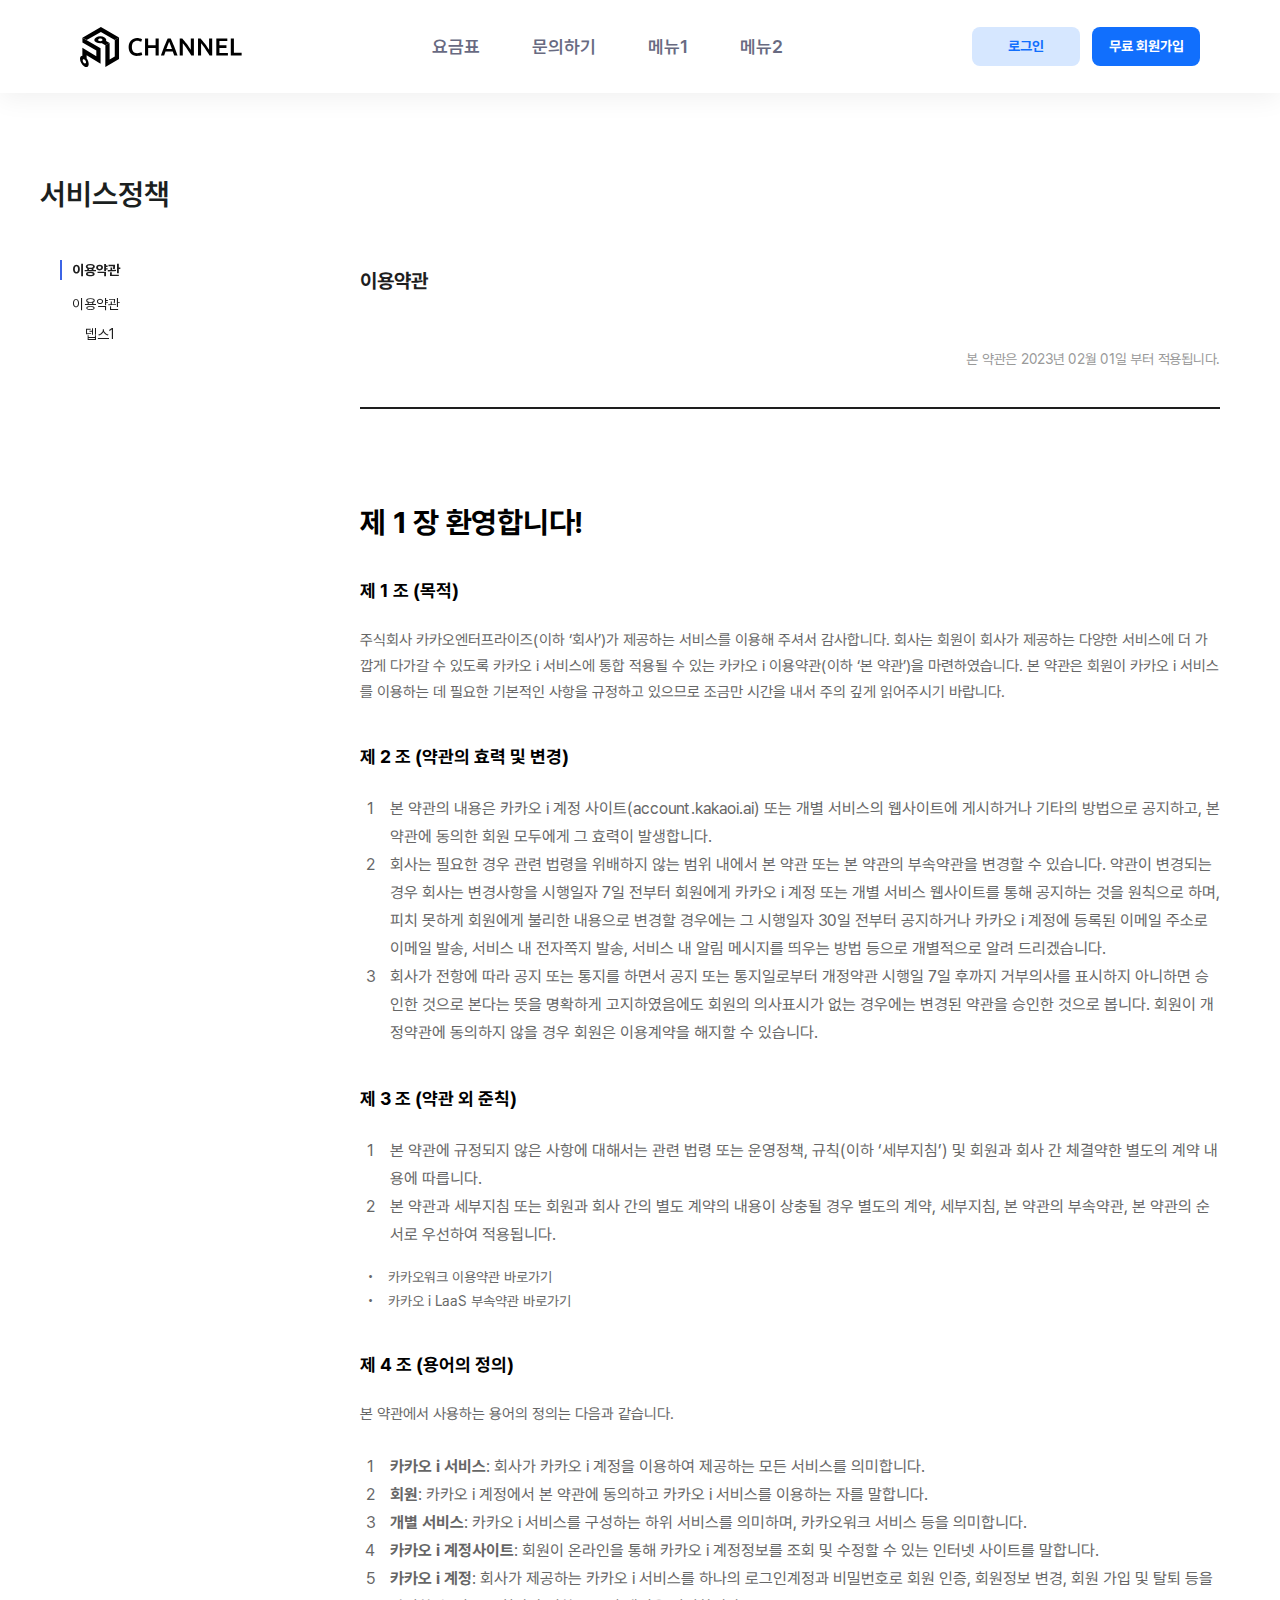
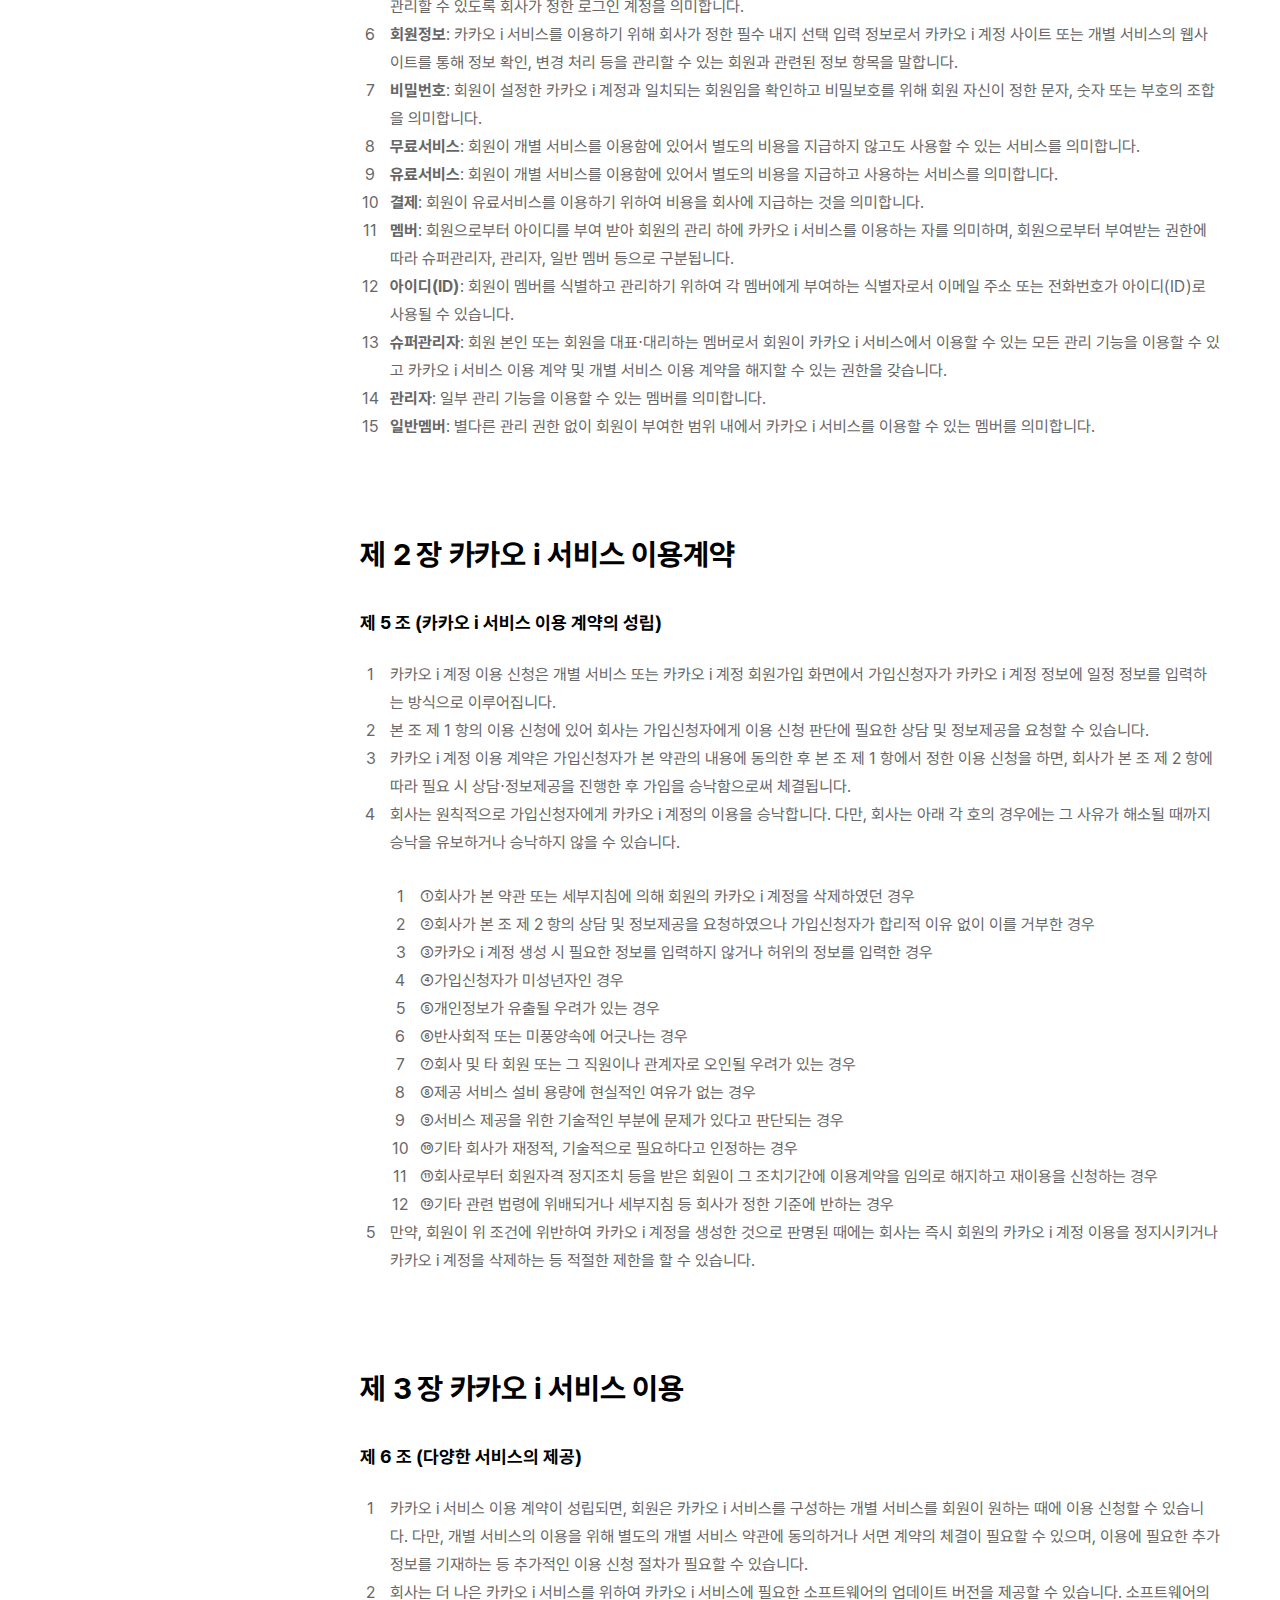
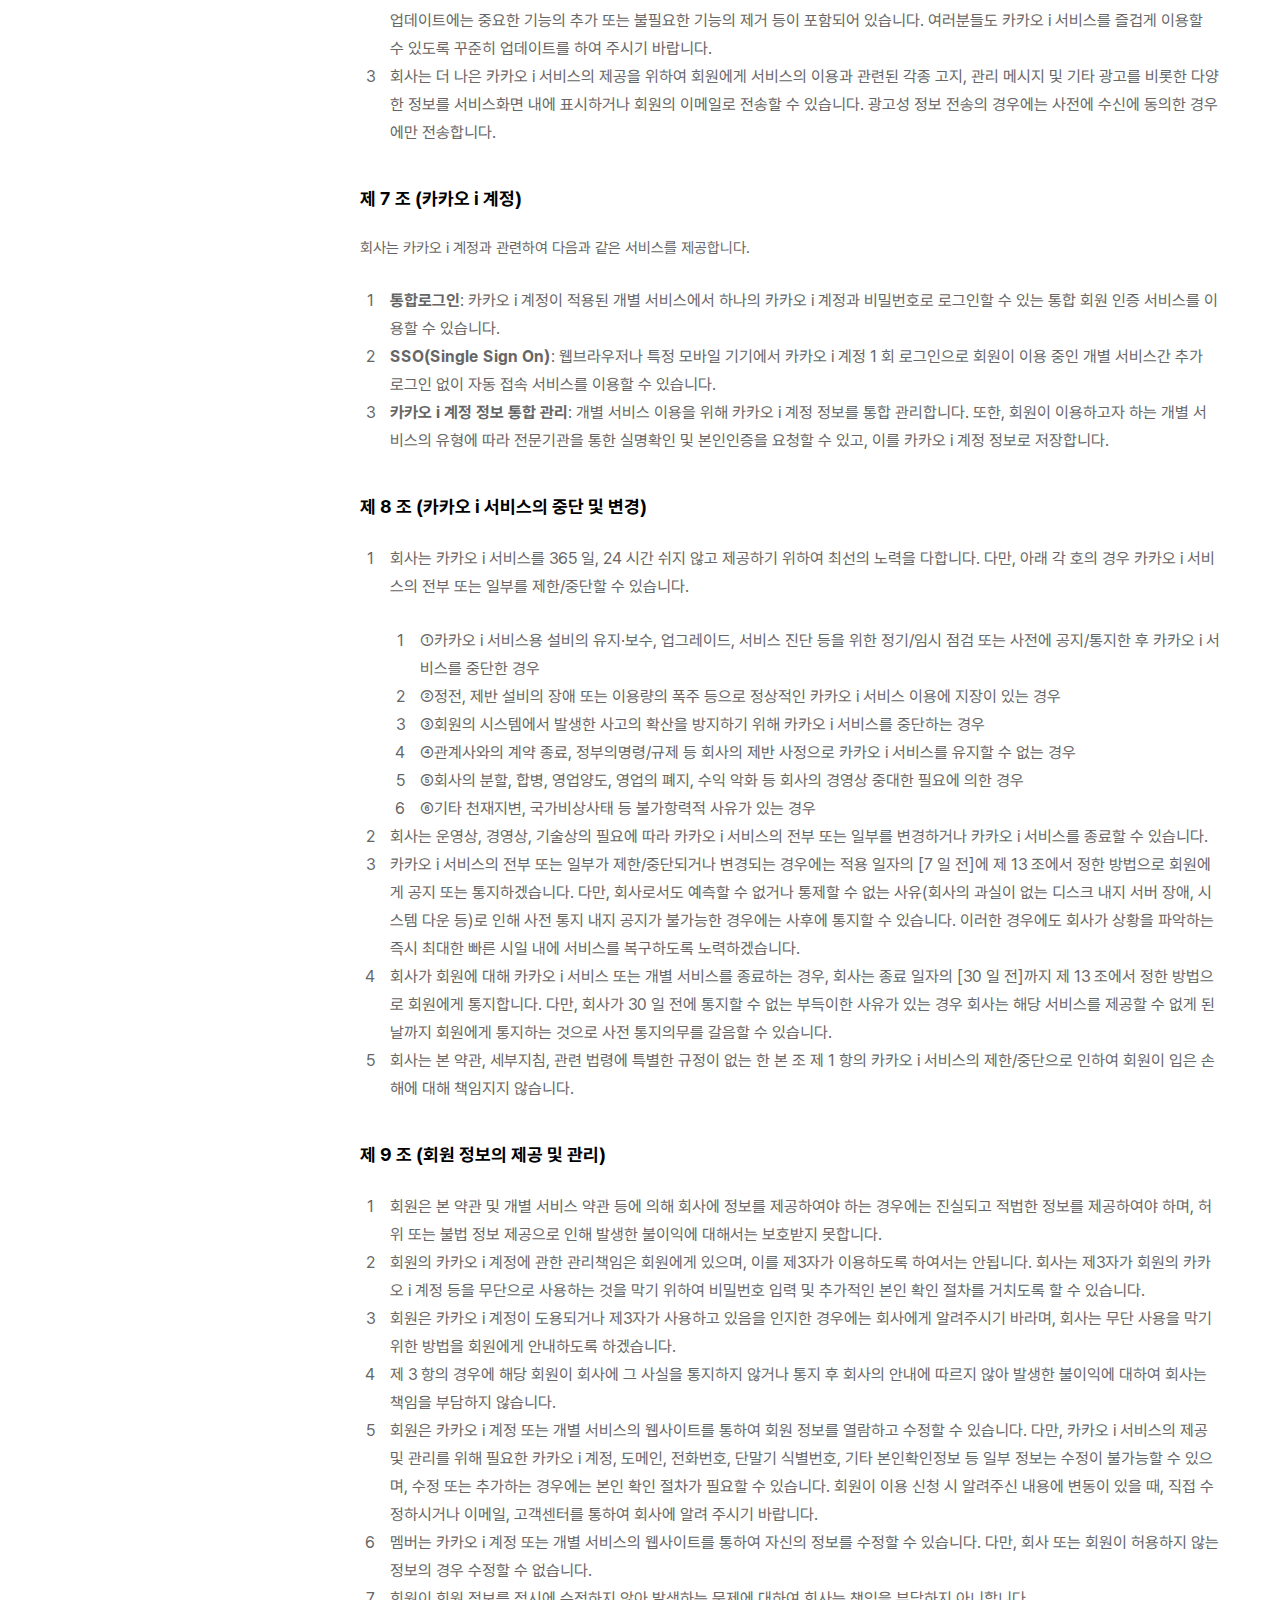
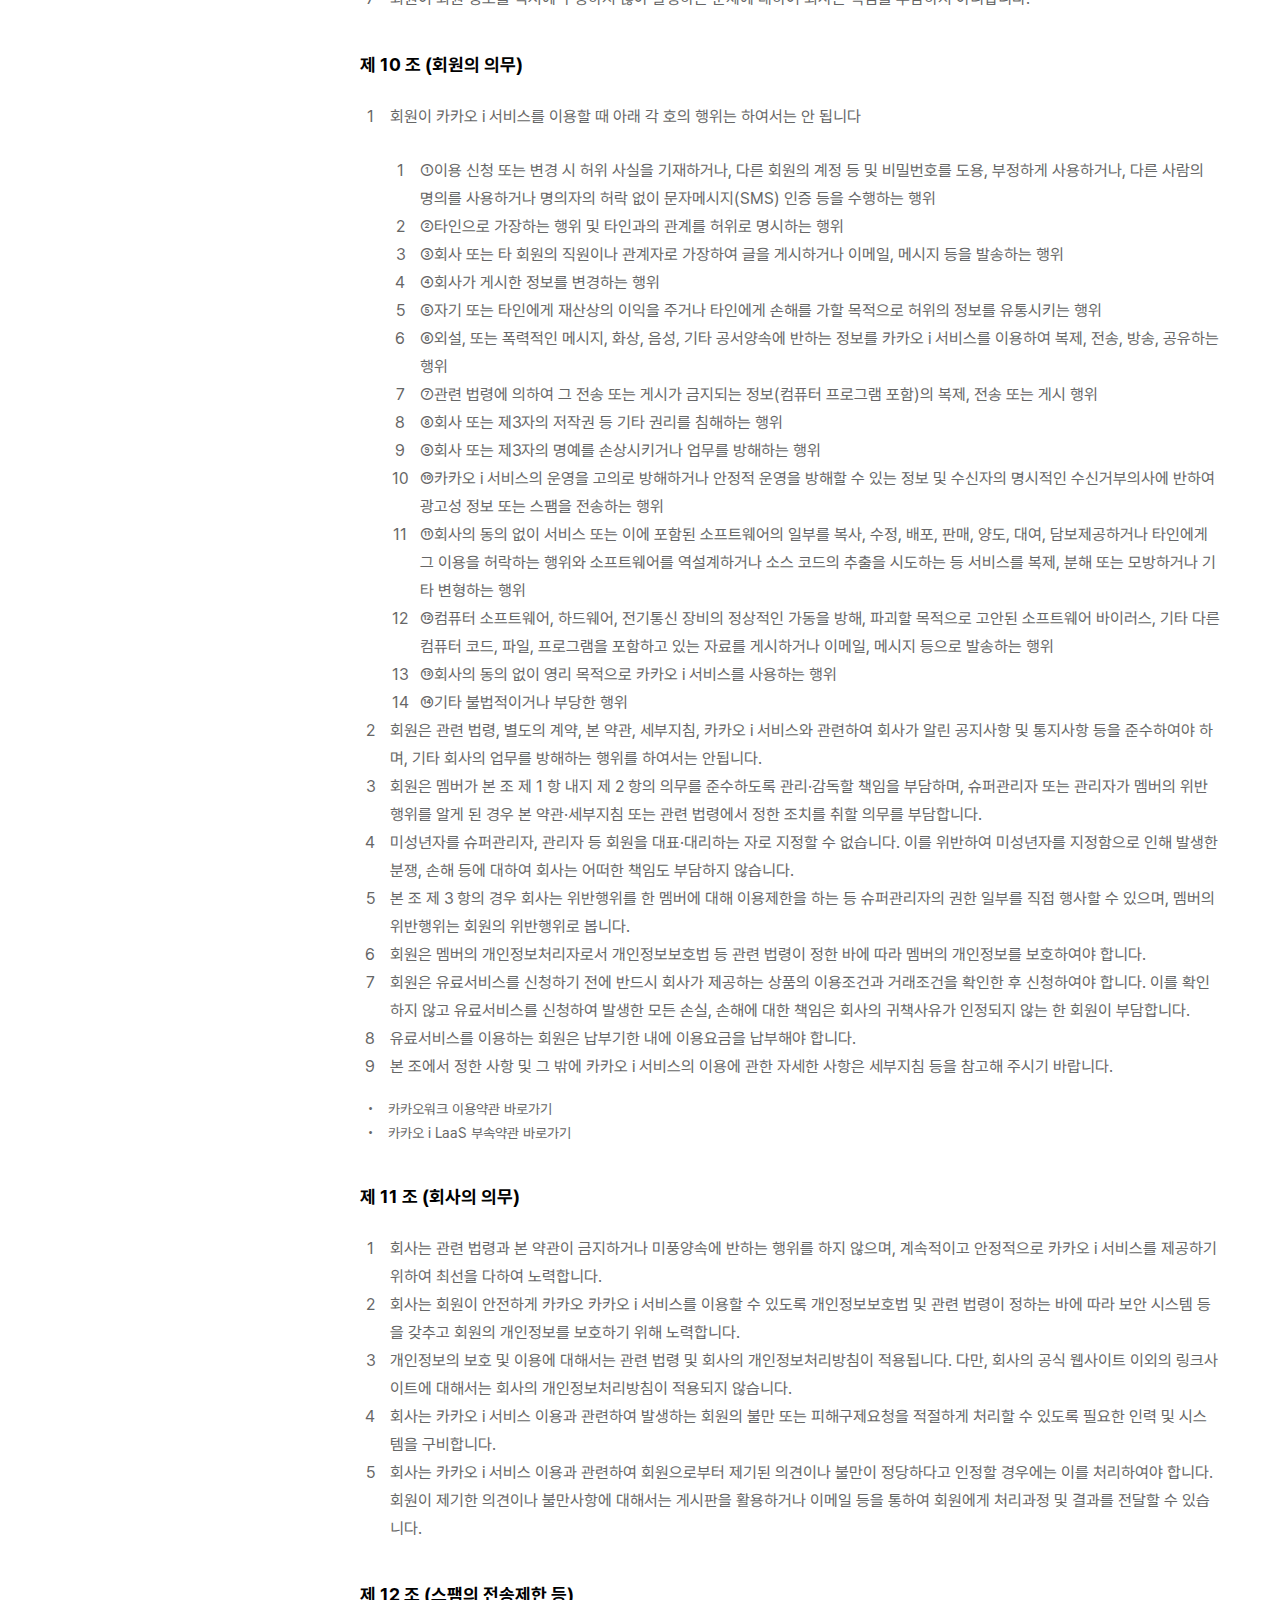
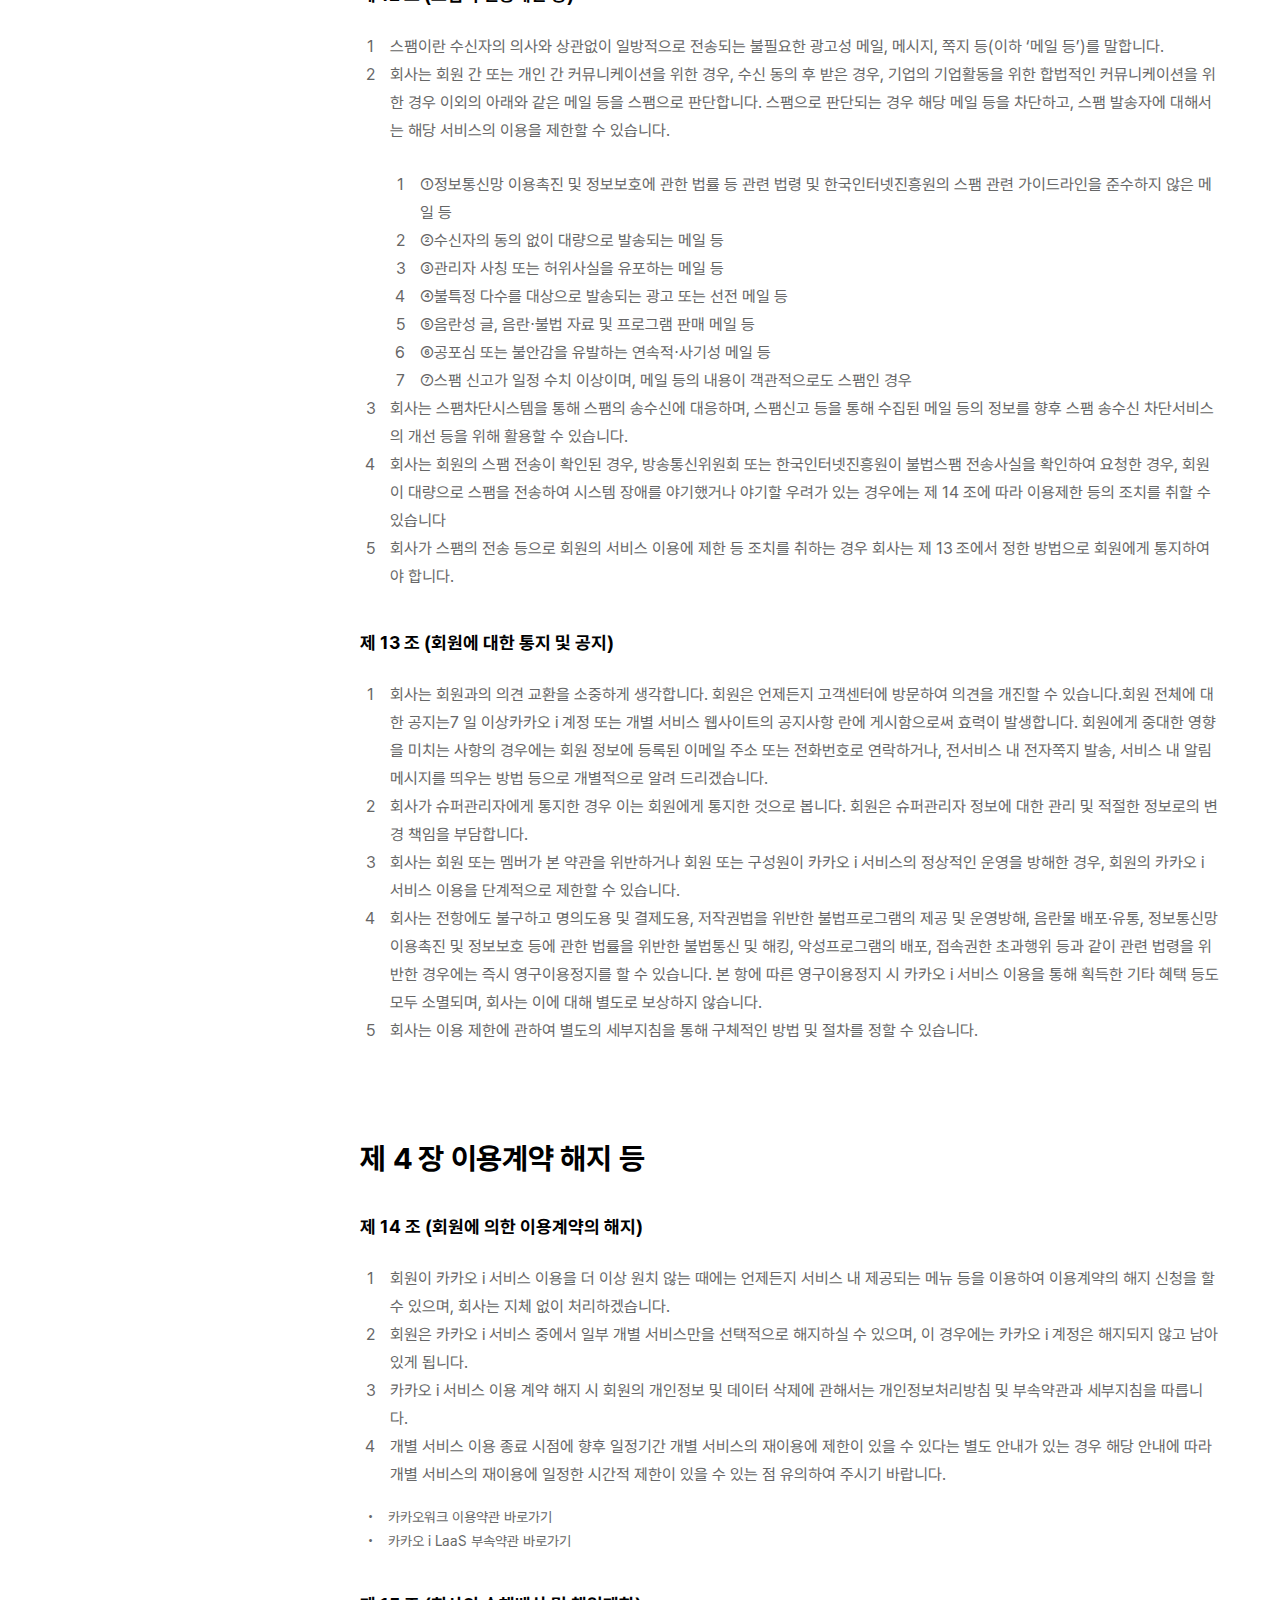
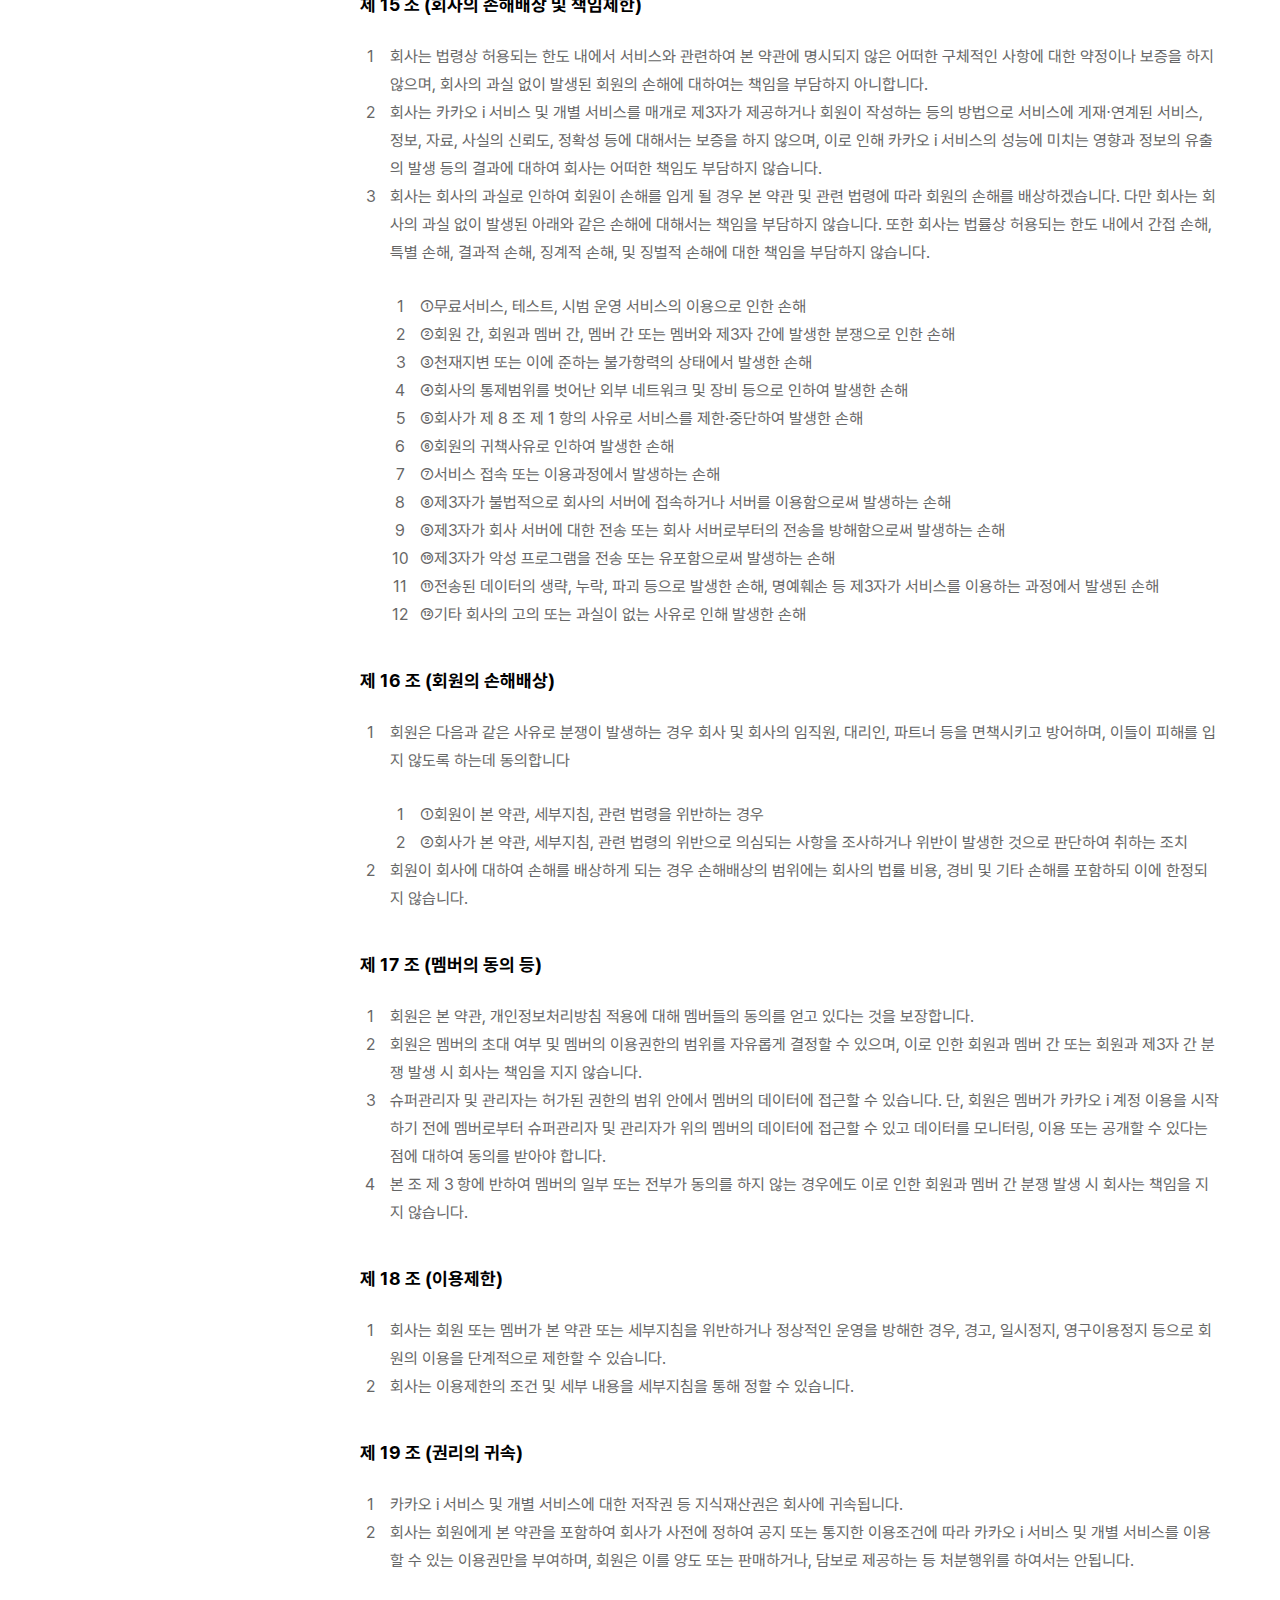
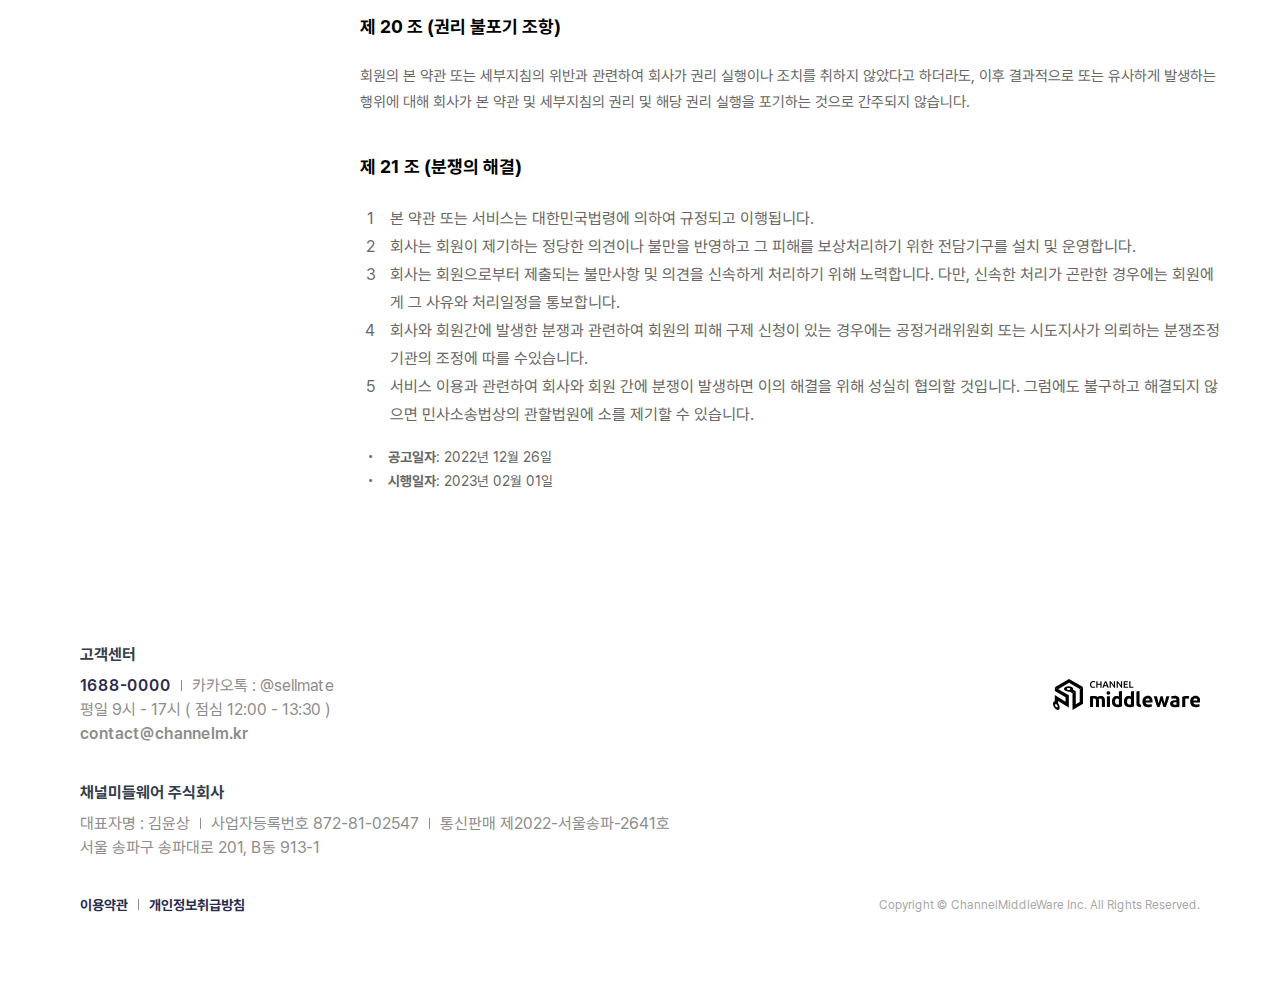
<file: terms.html>
<!DOCTYPE html>
<html lang="ko">
<head>
  <meta charset="UTF-8">
  <title>채널미들웨어 | 서비스정책</title>
  <meta name="keywords" content="채널미들웨어 | 서비스정책">
  <meta name="application-name" content="채널미들웨어 | 서비스정책">
  <meta name="msapplication-tooltip" content="채널미들웨어 | 서비스정책">
  <meta id="meta_og_title" property="og:title" content="채널미들웨어 | 서비스정책">
  <meta name="description" content="채널미들웨어 | 서비스정책">
  <meta property="og:description" content="채널미들웨어 | 서비스정책">
  <meta name="viewport" content="width=device-width,initial-scale=1">
  <meta http-equiv="X-UA-Compatible" content="IE=edge">
  <meta name="theme-color" content="#000000">
  <meta name="msapplication-navbutton-color" content="#000000">
  <link rel="shortcut icon" href="assets/images/common/icons/favicon.ico" type="image/x-icon">
  <link rel="apple-touch-icon" sizes="57x57" href="assets/images/common/icons/apple-icon-57x57.png">
  <link rel="apple-touch-icon" sizes="60x60" href="assets/images/common/icons/apple-icon-60x60.png">
  <link rel="apple-touch-icon" sizes="72x72" href="assets/images/common/icons/apple-icon-72x72.png">
  <link rel="apple-touch-icon" sizes="76x76" href="assets/images/common/icons/apple-icon-76x76.png">
  <link rel="apple-touch-icon" sizes="114x114" href="assets/images/common/icons/apple-icon-114x114.png">
  <link rel="apple-touch-icon" sizes="120x120" href="assets/images/common/icons/apple-icon-120x120.png">
  <link rel="apple-touch-icon" sizes="144x144" href="assets/images/common/icons/apple-icon-144x144.png">
  <link rel="apple-touch-icon" sizes="152x152" href="assets/images/common/icons/apple-icon-152x152.png">
  <link rel="apple-touch-icon" sizes="180x180" href="assets/images/common/icons/apple-icon-180x180.png">
  <link rel="icon" type="image/png" sizes="192x192"  href="assets/images/common/icons/android-icon-192x192.png">
  <link rel="icon" type="image/png" sizes="32x32" href="assets/images/common/icons/favicon-32x32.png">
  <link rel="icon" type="image/png" sizes="96x96" href="assets/images/common/icons/favicon-96x96.png">
  <link rel="icon" type="image/png" sizes="16x16" href="assets/images/common/icons/favicon-16x16.png">
  <link rel="manifest" href="assets/images/common/icons/manifest.json">
  <meta name="msapplication-TileColor" content="#ffffff">
  <meta name="msapplication-TileImage" content="assets/images/common/icons/ms-icon-144x144.png">
  <meta name="theme-color" content="#ffffff">
  <meta name="apple-mobile-web-app-status-bar-style" content="black-translucent">
  <meta property="og:image" content="assets/images/common/og-image.jpg">
  <meta property="og:image:width" content="800">
  <meta property="og:image:height" content="627">
  <link rel="stylesheet" href="assets/style/style.css">
  <script src="assets/js/vendors/jquery.min.js"></script>
  <script src="assets/js/vendors/aos.js"></script>
  <script src="assets/js/common.js"></script>

</head>
<body>
<div class="sub">
  <header class="header js-header">
  <div class="layout">
    <h1 class="header-logo">
      <a href="index.html" class="header-logo__link">채널미들웨어</a>
    </h1>
    <nav class="header-menu">
      <div class="header-menu-inner">
        <a href="pricing.html" class="header-menu__link">요금표</a>
        <a href="contact.html" class="header-menu__link">문의하기</a>
        <a href="" class="header-menu__link">메뉴1</a>
        <a href="" class="header-menu__link">메뉴2</a>
      </div>
      <a href="login.html" class="header-menu-login">로그인</a>
    </nav>
    <nav class="header-right-menu">
      <a href="login.html" class="header-right-menu__link">로그인</a>
      <a href="sign-up.html" class="header-right-menu__link">무료 회원가입</a>
    </nav>
    <div class="header-menu-mobile">
      <a href="sign-up.html" class="header-right-menu__link">무료 회원가입</a>
      <button class="header-menu-button js-header-menu-button"></button>
    </div>
  </div>
</header>

  <main class="terms">
    <h1 class="terms__title">서비스정책</h1>
    <div class="terms-content-area">
      <nav class="terms-nav js-terms-nav">
        <button class="terms-selected-button js-terms-selected-button">이용 약관</button>
        <strong class="terms-nav-subject">서비스 정책</strong>
        <ul class="terms-nav-list js-terms-nav-list">
          <li class="terms-nav-item active">
            <a href="" class="terms-nav__link terms-nav-link">이용약관</a>
          </li>
          <li class="terms-nav-item">
            <a href="" class="terms-nav__link terms-nav-link">이용약관</a>
            <ul class="terms-nav-depth-list">
              <li class="terms-nav-depth-item">
                <a href="" class="terms-nav-depth__link terms-nav-link">뎁스1</a>
              </li>
            </ul>
          </li>
        </ul>
        <div class="terms-layer-bg js-layer-bg"></div>
      </nav>
      <article class="terms-content js-terms-content">
        <h2 class="terms-content__title">이용약관</h2>
        <div class="terms-content-top">
          본 약관은 2023년 02월 01일 부터 적용됩니다.
        </div>
        <div class="terms-content-content">
          <h2>제 1 장 환영합니다!</h2>
          <h3>제 1 조 (목적)</h3>
          <p>주식회사 카카오엔터프라이즈(이하 ‘회사’)가 제공하는 서비스를 이용해 주셔서 감사합니다. 회사는 회원이 회사가 제공하는 다양한 서비스에 더 가깝게 다가갈 수 있도록 카카오 i 서비스에 통합
            적용될 수 있는 카카오 i 이용약관(이하 ‘본 약관’)을 마련하였습니다. 본 약관은 회원이 카카오 i 서비스를 이용하는 데 필요한 기본적인 사항을 규정하고 있으므로 조금만 시간을 내서 주의 깊게
            읽어주시기 바랍니다.</p>
          <h3>제 2 조 (약관의 효력 및 변경)</h3>
          <ol>
            <li>본 약관의 내용은 카카오 i 계정 사이트(account.kakaoi.ai) 또는 개별 서비스의 웹사이트에 게시하거나 기타의 방법으로 공지하고, 본 약관에 동의한 회원 모두에게 그 효력이
              발생합니다.
            </li>
            <li>회사는 필요한 경우 관련 법령을 위배하지 않는 범위 내에서 본 약관 또는 본 약관의 부속약관을 변경할 수 있습니다. 약관이 변경되는 경우 회사는 변경사항을 시행일자 7일 전부터 회원에게
              카카오 i 계정 또는 개별 서비스 웹사이트를 통해 공지하는 것을 원칙으로 하며, 피치 못하게 회원에게 불리한 내용으로 변경할 경우에는 그 시행일자 30일 전부터 공지하거나 카카오 i 계정에
              등록된 이메일 주소로 이메일 발송, 서비스 내 전자쪽지 발송, 서비스 내 알림 메시지를 띄우는 방법 등으로 개별적으로 알려 드리겠습니다.
            </li>
            <li>회사가 전항에 따라 공지 또는 통지를 하면서 공지 또는 통지일로부터 개정약관 시행일 7일 후까지 거부의사를 표시하지 아니하면 승인한 것으로 본다는 뜻을 명확하게 고지하였음에도 회원의
              의사표시가 없는 경우에는 변경된 약관을 승인한 것으로 봅니다. 회원이 개정약관에 동의하지 않을 경우 회원은 이용계약을 해지할 수 있습니다.
            </li>
          </ol>
          <h3>제 3 조 (약관 외 준칙)</h3>
          <ol>
            <li>본 약관에 규정되지 않은 사항에 대해서는 관련 법령 또는 운영정책, 규칙(이하 ‘세부지침’) 및 회원과 회사 간 체결약한 별도의 계약 내용에 따릅니다.</li>
            <li>본 약관과 세부지침 또는 회원과 회사 간의 별도 계약의 내용이 상충될 경우 별도의 계약, 세부지침, 본 약관의 부속약관, 본 약관의 순서로 우선하여 적용됩니다.</li>
          </ol>
          <ul>
            <li><a data-sub-terms="kakaowork" href="/terms?service=kakaowork&amp;version=8">카카오워크 이용약관 바로가기</a></li>
            <li><a data-sub-terms="kakaoilaas" href="/terms?service=kakaoilaas&amp;version=8">카카오 i LaaS 부속약관 바로가기</a>
            </li>
          </ul>
          <h3>제 4 조 (용어의 정의)</h3>
          <p>본 약관에서 사용하는 용어의 정의는 다음과 같습니다.</p>
          <ol>
            <li><strong>카카오 i 서비스</strong>: 회사가 카카오 i 계정을 이용하여 제공하는 모든 서비스를 의미합니다.</li>
            <li><strong>회원</strong>: 카카오 i 계정에서 본 약관에 동의하고 카카오 i 서비스를 이용하는 자를 말합니다.</li>
            <li><strong>개별 서비스</strong>: 카카오 i 서비스를 구성하는 하위 서비스를 의미하며, 카카오워크 서비스 등을 의미합니다.</li>
            <li><strong>카카오 i 계정사이트</strong>: 회원이 온라인을 통해 카카오 i 계정정보를 조회 및 수정할 수 있는 인터넷 사이트를 말합니다.</li>
            <li><strong>카카오 i 계정</strong>: 회사가 제공하는 카카오 i 서비스를 하나의 로그인계정과 비밀번호로 회원 인증, 회원정보 변경, 회원 가입 및 탈퇴 등을 관리할 수 있도록
              회사가 정한 로그인 계정을 의미합니다.
            </li>
            <li><strong>회원정보</strong>: 카카오 i 서비스를 이용하기 위해 회사가 정한 필수 내지 선택 입력 정보로서 카카오 i 계정 사이트 또는 개별 서비스의 웹사이트를 통해 정보
              확인, 변경 처리 등을 관리할 수 있는 회원과 관련된 정보 항목을 말합니다.
            </li>
            <li><strong>비밀번호</strong>: 회원이 설정한 카카오 i 계정과 일치되는 회원임을 확인하고 비밀보호를 위해 회원 자신이 정한 문자, 숫자 또는 부호의 조합을 의미합니다.</li>
            <li><strong>무료서비스</strong>: 회원이 개별 서비스를 이용함에 있어서 별도의 비용을 지급하지 않고도 사용할 수 있는 서비스를 의미합니다.</li>
            <li><strong>유료서비스</strong>: 회원이 개별 서비스를 이용함에 있어서 별도의 비용을 지급하고 사용하는 서비스를 의미합니다.</li>
            <li><strong>결제</strong>: 회원이 유료서비스를 이용하기 위하여 비용을 회사에 지급하는 것을 의미합니다.</li>
            <li><strong>멤버</strong>: 회원으로부터 아이디를 부여 받아 회원의 관리 하에 카카오 i 서비스를 이용하는 자를 의미하며, 회원으로부터 부여받는 권한에 따라 슈퍼관리자, 관리자,
              일반 멤버 등으로 구분됩니다.
            </li>
            <li><strong>아이디(ID)</strong>: 회원이 멤버를 식별하고 관리하기 위하여 각 멤버에게 부여하는 식별자로서 이메일 주소 또는 전화번호가 아이디(ID)로 사용될 수 있습니다.
            </li>
            <li><strong>슈퍼관리자</strong>: 회원 본인 또는 회원을 대표⋅대리하는 멤버로서 회원이 카카오 i 서비스에서 이용할 수 있는 모든 관리 기능을 이용할 수 있고 카카오 i 서비스
              이용 계약 및 개별 서비스 이용 계약을 해지할 수 있는 권한을 갖습니다.
            </li>
            <li><strong>관리자</strong>: 일부 관리 기능을 이용할 수 있는 멤버를 의미합니다.</li>
            <li><strong>일반멤버</strong>: 별다른 관리 권한 없이 회원이 부여한 범위 내에서 카카오 i 서비스를 이용할 수 있는 멤버를 의미합니다.</li>
          </ol>
          <h2>제 2 장 카카오 i 서비스 이용계약</h2>
          <h3>제 5 조 (카카오 i 서비스 이용 계약의 성립)</h3>
          <ol>
            <li>카카오 i 계정 이용 신청은 개별 서비스 또는 카카오 i 계정 회원가입 화면에서 가입신청자가 카카오 i 계정 정보에 일정 정보를 입력하는 방식으로 이루어집니다.</li>
            <li>본 조 제 1 항의 이용 신청에 있어 회사는 가입신청자에게 이용 신청 판단에 필요한 상담 및 정보제공을 요청할 수 있습니다.</li>
            <li>카카오 i 계정 이용 계약은 가입신청자가 본 약관의 내용에 동의한 후 본 조 제 1 항에서 정한 이용 신청을 하면, 회사가 본 조 제 2 항에 따라 필요 시 상담⋅정보제공을 진행한 후
              가입을 승낙함으로써 체결됩니다.
            </li>
            <li>회사는 원칙적으로 가입신청자에게 카카오 i 계정의 이용을 승낙합니다. 다만, 회사는 아래 각 호의 경우에는 그 사유가 해소될 때까지 승낙을 유보하거나 승낙하지 않을 수 있습니다.
              <ol>
                <li><span class="circle-demical">①</span>회사가 본 약관 또는 세부지침에 의해 회원의 카카오 i 계정을 삭제하였던 경우</li>
                <li><span class="circle-demical">②</span>회사가 본 조 제 2 항의 상담 및 정보제공을 요청하였으나 가입신청자가 합리적 이유 없이 이를 거부한 경우
                </li>
                <li><span class="circle-demical">③</span>카카오 i 계정 생성 시 필요한 정보를 입력하지 않거나 허위의 정보를 입력한 경우</li>
                <li><span class="circle-demical">④</span>가입신청자가 미성년자인 경우</li>
                <li><span class="circle-demical">⑤</span>개인정보가 유출될 우려가 있는 경우</li>
                <li><span class="circle-demical">⑥</span>반사회적 또는 미풍양속에 어긋나는 경우</li>
                <li><span class="circle-demical">⑦</span>회사 및 타 회원 또는 그 직원이나 관계자로 오인될 우려가 있는 경우</li>
                <li><span class="circle-demical">⑧</span>제공 서비스 설비 용량에 현실적인 여유가 없는 경우</li>
                <li><span class="circle-demical">⑨</span>서비스 제공을 위한 기술적인 부분에 문제가 있다고 판단되는 경우</li>
                <li><span class="circle-demical">⑩</span>기타 회사가 재정적, 기술적으로 필요하다고 인정하는 경우</li>
                <li><span class="circle-demical">⑪</span>회사로부터 회원자격 정지조치 등을 받은 회원이 그 조치기간에 이용계약을 임의로 해지하고 재이용을 신청하는 경우
                </li>
                <li><span class="circle-demical">⑫</span>기타 관련 법령에 위배되거나 세부지침 등 회사가 정한 기준에 반하는 경우</li>
              </ol>
            </li>
            <li>만약, 회원이 위 조건에 위반하여 카카오 i 계정을 생성한 것으로 판명된 때에는 회사는 즉시 회원의 카카오 i 계정 이용을 정지시키거나 카카오 i 계정을 삭제하는 등 적절한 제한을 할 수
              있습니다.
            </li>
          </ol>
          <h2>제 3 장 카카오 i 서비스 이용</h2>
          <h3>제 6 조 (다양한 서비스의 제공)</h3>
          <ol>
            <li>카카오 i 서비스 이용 계약이 성립되면, 회원은 카카오 i 서비스를 구성하는 개별 서비스를 회원이 원하는 때에 이용 신청할 수 있습니다. 다만, 개별 서비스의 이용을 위해 별도의 개별
              서비스 약관에 동의하거나 서면 계약의 체결이 필요할 수 있으며, 이용에 필요한 추가 정보를 기재하는 등 추가적인 이용 신청 절차가 필요할 수 있습니다.
            </li>
            <li>회사는 더 나은 카카오 i 서비스를 위하여 카카오 i 서비스에 필요한 소프트웨어의 업데이트 버전을 제공할 수 있습니다. 소프트웨어의 업데이트에는 중요한 기능의 추가 또는 불필요한 기능의
              제거 등이 포함되어 있습니다. 여러분들도 카카오 i 서비스를 즐겁게 이용할 수 있도록 꾸준히 업데이트를 하여 주시기 바랍니다.
            </li>
            <li>회사는 더 나은 카카오 i 서비스의 제공을 위하여 회원에게 서비스의 이용과 관련된 각종 고지, 관리 메시지 및 기타 광고를 비롯한 다양한 정보를 서비스화면 내에 표시하거나 회원의 이메일로
              전송할 수 있습니다. 광고성 정보 전송의 경우에는 사전에 수신에 동의한 경우에만 전송합니다.
            </li>
          </ol>
          <h3>제 7 조 (카카오 i 계정)</h3>
          <p>회사는 카카오 i 계정과 관련하여 다음과 같은 서비스를 제공합니다.</p>
          <ol>
            <li><strong>통합로그인</strong>: 카카오 i 계정이 적용된 개별 서비스에서 하나의 카카오 i 계정과 비밀번호로 로그인할 수 있는 통합 회원 인증 서비스를 이용할 수 있습니다.
            </li>
            <li><strong>SSO(Single Sign On)</strong>: 웹브라우저나 특정 모바일 기기에서 카카오 i 계정 1 회 로그인으로 회원이 이용 중인 개별 서비스간 추가 로그인 없이
              자동 접속 서비스를 이용할 수 있습니다.
            </li>
            <li><strong>카카오 i 계정 정보 통합 관리</strong>: 개별 서비스 이용을 위해 카카오 i 계정 정보를 통합 관리합니다. 또한, 회원이 이용하고자 하는 개별 서비스의 유형에 따라
              전문기관을 통한 실명확인 및 본인인증을 요청할 수 있고, 이를 카카오 i 계정 정보로 저장합니다.
            </li>
          </ol>
          <h3>제 8 조 (카카오 i 서비스의 중단 및 변경)</h3>
          <ol>
            <li>회사는 카카오 i 서비스를 365 일, 24 시간 쉬지 않고 제공하기 위하여 최선의 노력을 다합니다. 다만, 아래 각 호의 경우 카카오 i 서비스의 전부 또는 일부를 제한/중단할 수
              있습니다.
              <ol>
                <li><span class="circle-demical">①</span>카카오 i 서비스용 설비의 유지·보수, 업그레이드, 서비스 진단 등을 위한 정기/임시 점검 또는 사전에
                  공지/통지한 후 카카오 i 서비스를 중단한 경우
                </li>
                <li><span class="circle-demical">②</span>정전, 제반 설비의 장애 또는 이용량의 폭주 등으로 정상적인 카카오 i 서비스 이용에 지장이 있는 경우</li>
                <li><span class="circle-demical">③</span>회원의 시스템에서 발생한 사고의 확산을 방지하기 위해 카카오 i 서비스를 중단하는 경우</li>
                <li><span class="circle-demical">④</span>관계사와의 계약 종료, 정부의명령/규제 등 회사의 제반 사정으로 카카오 i 서비스를 유지할 수 없는 경우</li>
                <li><span class="circle-demical">⑤</span>회사의 분할, 합병, 영업양도, 영업의 폐지, 수익 악화 등 회사의 경영상 중대한 필요에 의한 경우</li>
                <li><span class="circle-demical">⑥</span>기타 천재지변, 국가비상사태 등 불가항력적 사유가 있는 경우</li>
              </ol>
            </li>
            <li>회사는 운영상, 경영상, 기술상의 필요에 따라 카카오 i 서비스의 전부 또는 일부를 변경하거나 카카오 i 서비스를 종료할 수 있습니다.</li>
            <li>카카오 i 서비스의 전부 또는 일부가 제한/중단되거나 변경되는 경우에는 적용 일자의 [7 일 전]에 제 13 조에서 정한 방법으로 회원에게 공지 또는 통지하겠습니다. 다만, 회사로서도
              예측할 수 없거나 통제할 수 없는 사유(회사의 과실이 없는 디스크 내지 서버 장애, 시스템 다운 등)로 인해 사전 통지 내지 공지가 불가능한 경우에는 사후에 통지할 수 있습니다. 이러한
              경우에도 회사가 상황을 파악하는 즉시 최대한 빠른 시일 내에 서비스를 복구하도록 노력하겠습니다.
            </li>
            <li>회사가 회원에 대해 카카오 i 서비스 또는 개별 서비스를 종료하는 경우, 회사는 종료 일자의 [30 일 전]까지 제 13 조에서 정한 방법으로 회원에게 통지합니다. 다만, 회사가 30 일
              전에 통지할 수 없는 부득이한 사유가 있는 경우 회사는 해당 서비스를 제공할 수 없게 된 날까지 회원에게 통지하는 것으로 사전 통지의무를 갈음할 수 있습니다.
            </li>
            <li>회사는 본 약관, 세부지침, 관련 법령에 특별한 규정이 없는 한 본 조 제 1 항의 카카오 i 서비스의 제한/중단으로 인하여 회원이 입은 손해에 대해 책임지지 않습니다.</li>
          </ol>
          <h3>제 9 조 (회원 정보의 제공 및 관리)</h3>
          <ol>
            <li>회원은 본 약관 및 개별 서비스 약관 등에 의해 회사에 정보를 제공하여야 하는 경우에는 진실되고 적법한 정보를 제공하여야 하며, 허위 또는 불법 정보 제공으로 인해 발생한 불이익에
              대해서는 보호받지 못합니다.
            </li>
            <li>회원의 카카오 i 계정에 관한 관리책임은 회원에게 있으며, 이를 제3자가 이용하도록 하여서는 안됩니다. 회사는 제3자가 회원의 카카오 i 계정 등을 무단으로 사용하는 것을 막기 위하여
              비밀번호 입력 및 추가적인 본인 확인 절차를 거치도록 할 수 있습니다.
            </li>
            <li>회원은 카카오 i 계정이 도용되거나 제3자가 사용하고 있음을 인지한 경우에는 회사에게 알려주시기 바라며, 회사는 무단 사용을 막기 위한 방법을 회원에게 안내하도록 하겠습니다.</li>
            <li>제 3 항의 경우에 해당 회원이 회사에 그 사실을 통지하지 않거나 통지 후 회사의 안내에 따르지 않아 발생한 불이익에 대하여 회사는 책임을 부담하지 않습니다.</li>
            <li>회원은 카카오 i 계정 또는 개별 서비스의 웹사이트를 통하여 회원 정보를 열람하고 수정할 수 있습니다. 다만, 카카오 i 서비스의 제공 및 관리를 위해 필요한 카카오 i 계정, 도메인,
              전화번호, 단말기 식별번호, 기타 본인확인정보 등 일부 정보는 수정이 불가능할 수 있으며, 수정 또는 추가하는 경우에는 본인 확인 절차가 필요할 수 있습니다. 회원이 이용 신청 시 알려주신
              내용에 변동이 있을 때, 직접 수정하시거나 이메일, 고객센터를 통하여 회사에 알려 주시기 바랍니다.
            </li>
            <li>멤버는 카카오 i 계정 또는 개별 서비스의 웹사이트를 통하여 자신의 정보를 수정할 수 있습니다. 다만, 회사 또는 회원이 허용하지 않는 정보의 경우 수정할 수 없습니다.</li>
            <li>회원이 회원 정보를 적시에 수정하지 않아 발생하는 문제에 대하여 회사는 책임을 부담하지 아니합니다.</li>
          </ol>
          <h3>제 10 조 (회원의 의무)</h3>
          <ol>
            <li>회원이 카카오 i 서비스를 이용할 때 아래 각 호의 행위는 하여서는 안 됩니다
              <ol>
                <li><span class="circle-demical">①</span>이용 신청 또는 변경 시 허위 사실을 기재하거나, 다른 회원의 계정 등 및 비밀번호를 도용, 부정하게 사용하거나,
                  다른 사람의 명의를 사용하거나 명의자의 허락 없이 문자메시지(SMS) 인증 등을 수행하는 행위
                </li>
                <li><span class="circle-demical">②</span>타인으로 가장하는 행위 및 타인과의 관계를 허위로 명시하는 행위</li>
                <li><span class="circle-demical">③</span>회사 또는 타 회원의 직원이나 관계자로 가장하여 글을 게시하거나 이메일, 메시지 등을 발송하는 행위</li>
                <li><span class="circle-demical">④</span>회사가 게시한 정보를 변경하는 행위</li>
                <li><span class="circle-demical">⑤</span>자기 또는 타인에게 재산상의 이익을 주거나 타인에게 손해를 가할 목적으로 허위의 정보를 유통시키는 행위</li>
                <li><span class="circle-demical">⑥</span>외설, 또는 폭력적인 메시지, 화상, 음성, 기타 공서양속에 반하는 정보를 카카오 i 서비스를 이용하여 복제,
                  전송, 방송, 공유하는 행위
                </li>
                <li><span class="circle-demical">⑦</span>관련 법령에 의하여 그 전송 또는 게시가 금지되는 정보(컴퓨터 프로그램 포함)의 복제, 전송 또는 게시 행위
                </li>
                <li><span class="circle-demical">⑧</span>회사 또는 제3자의 저작권 등 기타 권리를 침해하는 행위</li>
                <li><span class="circle-demical">⑨</span>회사 또는 제3자의 명예를 손상시키거나 업무를 방해하는 행위</li>
                <li><span class="circle-demical">⑩</span>카카오 i 서비스의 운영을 고의로 방해하거나 안정적 운영을 방해할 수 있는 정보 및 수신자의 명시적인
                  수신거부의사에 반하여 광고성 정보 또는 스팸을 전송하는 행위
                </li>
                <li><span class="circle-demical">⑪</span>회사의 동의 없이 서비스 또는 이에 포함된 소프트웨어의 일부를 복사, 수정, 배포, 판매, 양도, 대여,
                  담보제공하거나 타인에게 그 이용을 허락하는 행위와 소프트웨어를 역설계하거나 소스 코드의 추출을 시도하는 등 서비스를 복제, 분해 또는 모방하거나 기타 변형하는 행위
                </li>
                <li><span class="circle-demical">⑫</span>컴퓨터 소프트웨어, 하드웨어, 전기통신 장비의 정상적인 가동을 방해, 파괴할 목적으로 고안된 소프트웨어 바이러스,
                  기타 다른 컴퓨터 코드, 파일, 프로그램을 포함하고 있는 자료를 게시하거나 이메일, 메시지 등으로 발송하는 행위
                </li>
                <li><span class="circle-demical">⑬</span>회사의 동의 없이 영리 목적으로 카카오 i 서비스를 사용하는 행위</li>
                <li><span class="circle-demical">⑭</span>기타 불법적이거나 부당한 행위</li>
              </ol>
            </li>
            <li>회원은 관련 법령, 별도의 계약, 본 약관, 세부지침, 카카오 i 서비스와 관련하여 회사가 알린 공지사항 및 통지사항 등을 준수하여야 하며, 기타 회사의 업무를 방해하는 행위를 하여서는
              안됩니다.
            </li>
            <li>회원은 멤버가 본 조 제 1 항 내지 제 2 항의 의무를 준수하도록 관리·감독할 책임을 부담하며, 슈퍼관리자 또는 관리자가 멤버의 위반 행위를 알게 된 경우 본 약관·세부지침 또는 관련
              법령에서 정한 조치를 취할 의무를 부담합니다.
            </li>
            <li>미성년자를 슈퍼관리자, 관리자 등 회원을 대표·대리하는 자로 지정할 수 없습니다. 이를 위반하여 미성년자를 지정함으로 인해 발생한 분쟁, 손해 등에 대하여 회사는 어떠한 책임도 부담하지
              않습니다.
            </li>
            <li>본 조 제 3 항의 경우 회사는 위반행위를 한 멤버에 대해 이용제한을 하는 등 슈퍼관리자의 권한 일부를 직접 행사할 수 있으며, 멤버의 위반행위는 회원의 위반행위로 봅니다.</li>
            <li>회원은 멤버의 개인정보처리자로서 개인정보보호법 등 관련 법령이 정한 바에 따라 멤버의 개인정보를 보호하여야 합니다.</li>
            <li>회원은 유료서비스를 신청하기 전에 반드시 회사가 제공하는 상품의 이용조건과 거래조건을 확인한 후 신청하여야 합니다. 이를 확인하지 않고 유료서비스를 신청하여 발생한 모든 손실, 손해에
              대한 책임은 회사의 귀책사유가 인정되지 않는 한 회원이 부담합니다.
            </li>
            <li>유료서비스를 이용하는 회원은 납부기한 내에 이용요금을 납부해야 합니다.</li>
            <li>본 조에서 정한 사항 및 그 밖에 카카오 i 서비스의 이용에 관한 자세한 사항은 세부지침 등을 참고해 주시기 바랍니다.</li>
          </ol>
          <ul>
            <li><a data-sub-terms="kakaowork" href="/terms?service=kakaowork&amp;version=8">카카오워크 이용약관 바로가기</a></li>
            <li><a data-sub-terms="kakaoilaas" href="/terms?service=kakaoilaas&amp;version=8">카카오 i LaaS 부속약관 바로가기</a>
            </li>
          </ul>
          <h3>제 11 조 (회사의 의무)</h3>
          <ol>
            <li>회사는 관련 법령과 본 약관이 금지하거나 미풍양속에 반하는 행위를 하지 않으며, 계속적이고 안정적으로 카카오 i 서비스를 제공하기 위하여 최선을 다하여 노력합니다.</li>
            <li>회사는 회원이 안전하게 카카오 카카오 i 서비스를 이용할 수 있도록 개인정보보호법 및 관련 법령이 정하는 바에 따라 보안 시스템 등을 갖추고 회원의 개인정보를 보호하기 위해
              노력합니다.
            </li>
            <li>개인정보의 보호 및 이용에 대해서는 관련 법령 및 회사의 개인정보처리방침이 적용됩니다. 다만, 회사의 공식 웹사이트 이외의 링크사이트에 대해서는 회사의 개인정보처리방침이 적용되지
              않습니다.
            </li>
            <li>회사는 카카오 i 서비스 이용과 관련하여 발생하는 회원의 불만 또는 피해구제요청을 적절하게 처리할 수 있도록 필요한 인력 및 시스템을 구비합니다.</li>
            <li>회사는 카카오 i 서비스 이용과 관련하여 회원으로부터 제기된 의견이나 불만이 정당하다고 인정할 경우에는 이를 처리하여야 합니다. 회원이 제기한 의견이나 불만사항에 대해서는 게시판을
              활용하거나 이메일 등을 통하여 회원에게 처리과정 및 결과를 전달할 수 있습니다.
            </li>
          </ol>
          <h3>제 12 조 (스팸의 전송제한 등)</h3>
          <ol>
            <li>스팸이란 수신자의 의사와 상관없이 일방적으로 전송되는 불필요한 광고성 메일, 메시지, 쪽지 등(이하 ‘메일 등’)를 말합니다.</li>
            <li>회사는 회원 간 또는 개인 간 커뮤니케이션을 위한 경우, 수신 동의 후 받은 경우, 기업의 기업활동을 위한 합법적인 커뮤니케이션을 위한 경우 이외의 아래와 같은 메일 등을 스팸으로
              판단합니다. 스팸으로 판단되는 경우 해당 메일 등을 차단하고, 스팸 발송자에 대해서는 해당 서비스의 이용을 제한할 수 있습니다.
              <ol>
                <li><span class="circle-demical">①</span>정보통신망 이용촉진 및 정보보호에 관한 법률 등 관련 법령 및 한국인터넷진흥원의 스팸 관련 가이드라인을 준수하지
                  않은 메일 등
                </li>
                <li><span class="circle-demical">②</span>수신자의 동의 없이 대량으로 발송되는 메일 등</li>
                <li><span class="circle-demical">③</span>관리자 사칭 또는 허위사실을 유포하는 메일 등</li>
                <li><span class="circle-demical">④</span>불특정 다수를 대상으로 발송되는 광고 또는 선전 메일 등</li>
                <li><span class="circle-demical">⑤</span>음란성 글, 음란⋅불법 자료 및 프로그램 판매 메일 등</li>
                <li><span class="circle-demical">⑥</span>공포심 또는 불안감을 유발하는 연속적⋅사기성 메일 등</li>
                <li><span class="circle-demical">⑦</span>스팸 신고가 일정 수치 이상이며, 메일 등의 내용이 객관적으로도 스팸인 경우</li>
              </ol>
            </li>
            <li>회사는 스팸차단시스템을 통해 스팸의 송수신에 대응하며, 스팸신고 등을 통해 수집된 메일 등의 정보를 향후 스팸 송수신 차단서비스의 개선 등을 위해 활용할 수 있습니다.</li>
            <li>회사는 회원의 스팸 전송이 확인된 경우, 방송통신위원회 또는 한국인터넷진흥원이 불법스팸 전송사실을 확인하여 요청한 경우, 회원이 대량으로 스팸을 전송하여 시스템 장애를 야기했거나 야기할
              우려가 있는 경우에는 제 14 조에 따라 이용제한 등의 조치를 취할 수 있습니다
            </li>
            <li>회사가 스팸의 전송 등으로 회원의 서비스 이용에 제한 등 조치를 취하는 경우 회사는 제 13 조에서 정한 방법으로 회원에게 통지하여야 합니다.</li>
          </ol>
          <h3>제 13 조 (회원에 대한 통지 및 공지)</h3>
          <ol>
            <li>회사는 회원과의 의견 교환을 소중하게 생각합니다. 회원은 언제든지 고객센터에 방문하여 의견을 개진할 수 있습니다.<span class="emph-g">회원 전체에 대한 공지</span>는<span
              class="emph-g">7 일 이상</span>카카오 i 계정 또는 개별 서비스 웹사이트의 공지사항 란에 게시함으로써 효력이 발생합니다. 회원에게 중대한 영향을 미치는 사항의 경우에는
              회원 정보에 등록된 이메일 주소 또는 전화번호로 연락하거나, 전서비스 내 전자쪽지 발송, 서비스 내 알림 메시지를 띄우는 방법 등으로 개별적으로 알려 드리겠습니다.
            </li>
            <li>회사가 슈퍼관리자에게 통지한 경우 이는 회원에게 통지한 것으로 봅니다. 회원은 슈퍼관리자 정보에 대한 관리 및 적절한 정보로의 변경 책임을 부담합니다.</li>
            <li>회사는 회원 또는 멤버가 본 약관을 위반하거나 회원 또는 구성원이 카카오 i 서비스의 정상적인 운영을 방해한 경우, 회원의 카카오 i 서비스 이용을 단계적으로 제한할 수 있습니다.
            </li>
            <li>회사는 전항에도 불구하고 명의도용 및 결제도용, 저작권법을 위반한 불법프로그램의 제공 및 운영방해, 음란물 배포·유통, 정보통신망 이용촉진 및 정보보호 등에 관한 법률을 위반한 불법통신
              및 해킹, 악성프로그램의 배포, 접속권한 초과행위 등과 같이 관련 법령을 위반한 경우에는 즉시 영구이용정지를 할 수 있습니다. 본 항에 따른 영구이용정지 시 카카오 i 서비스 이용을 통해
              획득한 기타 혜택 등도 모두 소멸되며, 회사는 이에 대해 별도로 보상하지 않습니다.
            </li>
            <li>회사는 이용 제한에 관하여 별도의 세부지침을 통해 구체적인 방법 및 절차를 정할 수 있습니다.</li>
          </ol>
          <h2>제 4 장 이용계약 해지 등</h2>
          <h3>제 14 조 (회원에 의한 이용계약의 해지)</h3>
          <ol>
            <li>회원이 카카오 i 서비스 이용을 더 이상 원치 않는 때에는 언제든지 서비스 내 제공되는 메뉴 등을 이용하여 이용계약의 해지 신청을 할 수 있으며, 회사는 지체 없이 처리하겠습니다.
            </li>
            <li>회원은 카카오 i 서비스 중에서 일부 개별 서비스만을 선택적으로 해지하실 수 있으며, 이 경우에는 카카오 i 계정은 해지되지 않고 남아있게 됩니다.</li>
            <li>카카오 i 서비스 이용 계약 해지 시 회원의 개인정보 및 데이터 삭제에 관해서는 개인정보처리방침 및 부속약관과 세부지침을 따릅니다.</li>
            <li>개별 서비스 이용 종료 시점에 향후 일정기간 개별 서비스의 재이용에 제한이 있을 수 있다는 별도 안내가 있는 경우 해당 안내에 따라 개별 서비스의 재이용에 일정한 시간적 제한이 있을 수
              있는 점 유의하여 주시기 바랍니다.
            </li>
          </ol>
          <ul>
            <li><a data-sub-terms="kakaowork" href="/terms?service=kakaowork&amp;version=8">카카오워크 이용약관 바로가기</a></li>
            <li><a data-sub-terms="kakaoilaas" href="/terms?service=kakaoilaas&amp;version=8">카카오 i LaaS 부속약관 바로가기</a>
            </li>
          </ul>
          <h3>제 15 조 (회사의 손해배상 및 책임제한)</h3>
          <ol>
            <li>회사는 법령상 허용되는 한도 내에서 서비스와 관련하여 본 약관에 명시되지 않은 어떠한 구체적인 사항에 대한 약정이나 보증을 하지 않으며, 회사의 과실 없이 발생된 회원의 손해에 대하여는
              책임을 부담하지 아니합니다.
            </li>
            <li>회사는 카카오 i 서비스 및 개별 서비스를 매개로 제3자가 제공하거나 회원이 작성하는 등의 방법으로 서비스에 게재⋅연계된 서비스, 정보, 자료, 사실의 신뢰도, 정확성 등에 대해서는
              보증을 하지 않으며, 이로 인해 카카오 i 서비스의 성능에 미치는 영향과 정보의 유출의 발생 등의 결과에 대하여 회사는 어떠한 책임도 부담하지 않습니다.
            </li>
            <li>회사는 회사의 과실로 인하여 회원이 손해를 입게 될 경우 본 약관 및 관련 법령에 따라 회원의 손해를 배상하겠습니다. 다만 회사는 회사의 과실 없이 발생된 아래와 같은 손해에 대해서는
              책임을 부담하지 않습니다. 또한 회사는 법률상 허용되는 한도 내에서 간접 손해, 특별 손해, 결과적 손해, 징계적 손해, 및 징벌적 손해에 대한 책임을 부담하지 않습니다.
              <ol>
                <li><span class="circle-demical">①</span>무료서비스, 테스트, 시범 운영 서비스의 이용으로 인한 손해</li>
                <li><span class="circle-demical">②</span>회원 간, 회원과 멤버 간, 멤버 간 또는 멤버와 제3자 간에 발생한 분쟁으로 인한 손해</li>
                <li><span class="circle-demical">③</span>천재지변 또는 이에 준하는 불가항력의 상태에서 발생한 손해</li>
                <li><span class="circle-demical">④</span>회사의 통제범위를 벗어난 외부 네트워크 및 장비 등으로 인하여 발생한 손해</li>
                <li><span class="circle-demical">⑤</span>회사가 제 8 조 제 1 항의 사유로 서비스를 제한·중단하여 발생한 손해</li>
                <li><span class="circle-demical">⑥</span>회원의 귀책사유로 인하여 발생한 손해</li>
                <li><span class="circle-demical">⑦</span>서비스 접속 또는 이용과정에서 발생하는 손해</li>
                <li><span class="circle-demical">⑧</span>제3자가 불법적으로 회사의 서버에 접속하거나 서버를 이용함으로써 발생하는 손해</li>
                <li><span class="circle-demical">⑨</span>제3자가 회사 서버에 대한 전송 또는 회사 서버로부터의 전송을 방해함으로써 발생하는 손해</li>
                <li><span class="circle-demical">⑩</span>제3자가 악성 프로그램을 전송 또는 유포함으로써 발생하는 손해</li>
                <li><span class="circle-demical">⑪</span>전송된 데이터의 생략, 누락, 파괴 등으로 발생한 손해, 명예훼손 등 제3자가 서비스를 이용하는 과정에서 발생된
                  손해
                </li>
                <li><span class="circle-demical">⑫</span>기타 회사의 고의 또는 과실이 없는 사유로 인해 발생한 손해</li>
              </ol>
            </li>
          </ol>
          <h3>제 16 조 (회원의 손해배상)</h3>
          <ol>
            <li>회원은 다음과 같은 사유로 분쟁이 발생하는 경우 회사 및 회사의 임직원, 대리인, 파트너 등을 면책시키고 방어하며, 이들이 피해를 입지 않도록 하는데 동의합니다
              <ol>
                <li><span class="circle-demical">①</span>회원이 본 약관, 세부지침, 관련 법령을 위반하는 경우</li>
                <li><span class="circle-demical">②</span>회사가 본 약관, 세부지침, 관련 법령의 위반으로 의심되는 사항을 조사하거나 위반이 발생한 것으로 판단하여 취하는
                  조치
                </li>
              </ol>
            </li>
            <li>회원이 회사에 대하여 손해를 배상하게 되는 경우 손해배상의 범위에는 회사의 법률 비용, 경비 및 기타 손해를 포함하되 이에 한정되지 않습니다.</li>
          </ol>
          <h3>제 17 조 (멤버의 동의 등)</h3>
          <ol>
            <li>회원은 본 약관, 개인정보처리방침 적용에 대해 멤버들의 동의를 얻고 있다는 것을 보장합니다.</li>
            <li>회원은 멤버의 초대 여부 및 멤버의 이용권한의 범위를 자유롭게 결정할 수 있으며, 이로 인한 회원과 멤버 간 또는 회원과 제3자 간 분쟁 발생 시 회사는 책임을 지지 않습니다.</li>
            <li>슈퍼관리자 및 관리자는 허가된 권한의 범위 안에서 멤버의 데이터에 접근할 수 있습니다. 단, 회원은 멤버가 카카오 i 계정 이용을 시작하기 전에 멤버로부터 슈퍼관리자 및 관리자가 위의
              멤버의 데이터에 접근할 수 있고 데이터를 모니터링, 이용 또는 공개할 수 있다는 점에 대하여 동의를 받아야 합니다.
            </li>
            <li>본 조 제 3 항에 반하여 멤버의 일부 또는 전부가 동의를 하지 않는 경우에도 이로 인한 회원과 멤버 간 분쟁 발생 시 회사는 책임을 지지 않습니다.</li>
          </ol>
          <h3>제 18 조 (이용제한)</h3>
          <ol>
            <li>회사는 회원 또는 멤버가 본 약관 또는 세부지침을 위반하거나 정상적인 운영을 방해한 경우, 경고, 일시정지, 영구이용정지 등으로 회원의 이용을 단계적으로 제한할 수 있습니다.</li>
            <li>회사는 이용제한의 조건 및 세부 내용을 세부지침을 통해 정할 수 있습니다.</li>
          </ol>
          <h3>제 19 조 (권리의 귀속)</h3>
          <ol>
            <li>카카오 i 서비스 및 개별 서비스에 대한 저작권 등 지식재산권은 회사에 귀속됩니다.</li>
            <li>회사는 회원에게 본 약관을 포함하여 회사가 사전에 정하여 공지 또는 통지한 이용조건에 따라 카카오 i 서비스 및 개별 서비스를 이용할 수 있는 이용권만을 부여하며, 회원은 이를 양도 또는
              판매하거나, 담보로 제공하는 등 처분행위를 하여서는 안됩니다.
            </li>
          </ol>
          <h3>제 20 조 (권리 불포기 조항)</h3>
          <p>회원의 본 약관 또는 세부지침의 위반과 관련하여 회사가 권리 실행이나 조치를 취하지 않았다고 하더라도, 이후 결과적으로 또는 유사하게 발생하는 행위에 대해 회사가 본 약관 및 세부지침의 권리
            및 해당 권리 실행을 포기하는 것으로 간주되지 않습니다.</p>
          <h3>제 21 조 (분쟁의 해결)</h3>
          <ol>
            <li>본 약관 또는 서비스는 대한민국법령에 의하여 규정되고 이행됩니다.</li>
            <li>회사는 회원이 제기하는 정당한 의견이나 불만을 반영하고 그 피해를 보상처리하기 위한 전담기구를 설치 및 운영합니다.</li>
            <li>회사는 회원으로부터 제출되는 불만사항 및 의견을 신속하게 처리하기 위해 노력합니다. 다만, 신속한 처리가 곤란한 경우에는 회원에게 그 사유와 처리일정을 통보합니다.</li>
            <li>회사와 회원간에 발생한 분쟁과 관련하여 회원의 피해 구제 신청이 있는 경우에는 공정거래위원회 또는 시도지사가 의뢰하는 분쟁조정기관의 조정에 따를 수있습니다.</li>
            <li>서비스 이용과 관련하여 회사와 회원 간에 분쟁이 발생하면 이의 해결을 위해 성실히 협의할 것입니다. 그럼에도 불구하고 해결되지 않으면 민사소송법상의 관할법원에 소를 제기할 수
              있습니다.
            </li>
          </ol>
          <ul>
            <li><strong>공고일자</strong>: 2022년 12월 26일</li>
            <li><strong>시행일자</strong>: 2023년 02월 01일</li>
          </ul>
        </div>
      </article>
    </div>
  </main>
  <footer class="footer">
  <div class="layout">
    <div class="footer-top">
      <div class="footer-text">
        <strong class="footer-text__subject">고객센터</strong>
        <p class="footer-text__item">
          <a href="tel:1688-0000" class="footer-text__item-tel">1688-0000</a>
          <span class="footer-separator"></span> 카카오톡 : @sellmate
        </p>
        <p class="footer-text__item">
          평일 9시 - 17시 ( 점심 12:00 - 13:30 )
        </p>
        <p class="footer-text__item">
          <a href="mailto:contact@channelm.kr" class="footer-text__item-email">contact@channelm.kr</a>
        </p>
      </div>
      <img src="assets/images/common/footer-logo.svg" alt="channel middleware">
    </div>
    <div class="footer-text">
      <strong class="footer-text__subject">채널미들웨어 주식회사</strong>
      <p class="footer-text__item">
        대표자명 : 김윤상<span class="footer-separator"></span>
        사업자등록번호 872-81-02547<span class="footer-separator"></span>
        통신판매 제2022-서울송파-2641호
      </p>
      <p class="footer-text__item">
        서울 송파구 송파대로 201, B동 913-1
      </p>
    </div>
    <div class="footer-quick">
      <div class="footer-quick-links">
        <a href="/sign-up/terms" class="footer-quick__link">이용약관</a>
        <span class="footer-separator"></span>
        <a href="/sign-up/privacy" class="footer-quick__link">개인정보취급방침</a>
      </div>
      <p class="footer-text__item footer-text__item-copyright">
        Copyright © ChannelMiddleWare Inc. All Rights Reserved.
      </p>
    </div>
  </div>
</footer>

</div>
<script>
  $(function () {
    $(window).scroll(function () {
      if ($(document).scrollTop() > 200) {
        $('.js-terms-nav').addClass('scroll')
      } else {
        $('.js-terms-nav').removeClass('scroll')
      }
    })
    $('.js-layer-bg').on('click', function () {
      $('body').removeClass('hidden')
      $('.js-terms-nav-list').removeClass('open')
      $('.js-terms-content').removeClass('opacity')
    })
    $('.js-terms-selected-button').on('click', function () {
      $('body').toggleClass('hidden')
      $('.js-terms-nav-list').toggleClass('open')
      $('.js-terms-content').toggleClass('opacity')
    })
  })
</script>
</body>
</file>
<file: assets/style/style.css>
@charset "UTF-8";
@font-face {
  font-family: "Pretendard";
  font-weight: 100;
  src: local("Pretendard Thin"), url("../fonts/Pretendard-Thin.subset.woff2") format("woff2"), url("../fonts/Pretendard-Thin.subset.woff") format("woff");
  font-display: swap;
}
@font-face {
  font-family: "Pretendard";
  font-weight: 200;
  src: local("Pretendard ExtraLight"), url("../fonts/Pretendard-ExtraLight.subset.woff2") format("woff2"), url("../fonts/Pretendard-ExtraLight.subset.woff") format("woff");
  font-display: swap;
}
@font-face {
  font-family: "Pretendard";
  font-weight: 300;
  src: local("Pretendard Light"), url("../fonts/Pretendard-Light.subset.woff2") format("woff2"), url("../fonts/Pretendard-Light.subset.woff") format("woff");
  font-display: swap;
}
@font-face {
  font-family: "Pretendard";
  font-weight: 400;
  src: local("Pretendard Regular"), url("../fonts/Pretendard-Regular.subset.woff2") format("woff2"), url("../fonts/Pretendard-Regular.subset.woff") format("woff");
  font-display: swap;
}
@font-face {
  font-family: "Pretendard";
  font-weight: 500;
  src: local("Pretendard Medium"), url("../fonts/Pretendard-Medium.subset.woff2") format("woff2"), url("../fonts/Pretendard-Medium.subset.woff") format("woff");
  font-display: swap;
}
@font-face {
  font-family: "Pretendard";
  font-weight: 600;
  src: local("Pretendard SemiBold"), url("../fonts/Pretendard-SemiBold.subset.woff") format("woff2"), url("../fonts/Pretendard-SemiBold.subset.woff") format("woff");
  font-display: swap;
}
@font-face {
  font-family: "Pretendard";
  font-weight: 700;
  src: local("Pretendard Bold"), url("../fonts/Pretendard-Bold.subset.woff2") format("woff2"), url("../fonts/Pretendard-Bold.subset.woff") format("woff");
  font-display: swap;
}
@font-face {
  font-family: "Pretendard";
  font-weight: 800;
  src: local("Pretendard ExtraBold"), url("../fonts/Pretendard-ExtraBold.subset.woff2") format("woff2"), url("../fonts/Pretendard-ExtraBold.subset.woff") format("woff");
  font-display: swap;
}
@font-face {
  font-family: "Pretendard";
  font-weight: 900;
  src: local("Pretendard Black"), url("../fonts/Pretendard-Black.subset.woff2") format("woff2"), url("../fonts/Pretendard-Black.subset.woff") format("woff");
  font-display: swap;
}
.blind, .hide {
  position: absolute !important;
  width: 0 !important;
  height: 0 !important;
  font-size: 0;
  line-height: 0;
  visibility: hidden;
  overflow: hidden;
}

article, aside, details, figcaption, figure, footer, header, hgroup, menu, nav, section {
  display: block;
}

*, body {
  font-family: "Pretendard", sans-serif, "Malgun Gothic", "맑은 고딕", AppleSDGothicNeo, -apple-system, BlinkMacSystemFont, "Malgun Gothic", "맑은 고딕", "Segoe UI", Roboto, Oxygen, Ubuntu, Cantarell, "Fira Sans", "Droid Sans", "Helvetica Neue", sans-serif;
  margin: 0;
  padding: 0;
  box-sizing: border-box;
}

html {
  font-size: 16px;
}
@media all and (max-width: 1024px) {
  html {
    font-size: 14px;
  }
}

a,
a:hover,
a:focus,
a:active,
a:link {
  text-decoration: none;
  cursor: pointer;
  color: inherit;
}

img {
  border: 0;
  vertical-align: middle;
  max-width: 100%;
}

ol, ul {
  list-style: none;
  margin: 0;
  padding: 0;
}

fieldset {
  border: 0;
}

button {
  border: 0;
  background: none;
  cursor: pointer;
}
button:focus {
  outline: none;
}

strong,
b {
  color: inherit;
  font-size: inherit;
}

i,
em {
  font-style: normal;
}

mark {
  color: inherit;
  background: none;
}

button {
  -webkit-appearance: none;
}

input {
  -webkit-border-radius: 0;
}

input:matches([type=password], [type=search]),
input[type=text],
textarea {
  -webkit-appearance: none;
  -webkit-border-radius: 0;
}

table {
  border-collapse: collapse;
}

[data-aos][data-aos][data-aos-duration="50"], body[data-aos-duration="50"] [data-aos] {
  transition-duration: 50ms;
}

[data-aos][data-aos][data-aos-delay="50"], body[data-aos-delay="50"] [data-aos] {
  transition-delay: 0;
}

[data-aos][data-aos][data-aos-delay="50"].aos-animate, body[data-aos-delay="50"] [data-aos].aos-animate {
  transition-delay: 50ms;
}

[data-aos][data-aos][data-aos-duration="100"], body[data-aos-duration="100"] [data-aos] {
  transition-duration: 0.1s;
}

[data-aos][data-aos][data-aos-delay="100"], body[data-aos-delay="100"] [data-aos] {
  transition-delay: 0;
}

[data-aos][data-aos][data-aos-delay="100"].aos-animate, body[data-aos-delay="100"] [data-aos].aos-animate {
  transition-delay: 0.1s;
}

[data-aos][data-aos][data-aos-duration="150"], body[data-aos-duration="150"] [data-aos] {
  transition-duration: 0.15s;
}

[data-aos][data-aos][data-aos-delay="150"], body[data-aos-delay="150"] [data-aos] {
  transition-delay: 0;
}

[data-aos][data-aos][data-aos-delay="150"].aos-animate, body[data-aos-delay="150"] [data-aos].aos-animate {
  transition-delay: 0.15s;
}

[data-aos][data-aos][data-aos-duration="200"], body[data-aos-duration="200"] [data-aos] {
  transition-duration: 0.2s;
}

[data-aos][data-aos][data-aos-delay="200"], body[data-aos-delay="200"] [data-aos] {
  transition-delay: 0;
}

[data-aos][data-aos][data-aos-delay="200"].aos-animate, body[data-aos-delay="200"] [data-aos].aos-animate {
  transition-delay: 0.2s;
}

[data-aos][data-aos][data-aos-duration="250"], body[data-aos-duration="250"] [data-aos] {
  transition-duration: 0.25s;
}

[data-aos][data-aos][data-aos-delay="250"], body[data-aos-delay="250"] [data-aos] {
  transition-delay: 0;
}

[data-aos][data-aos][data-aos-delay="250"].aos-animate, body[data-aos-delay="250"] [data-aos].aos-animate {
  transition-delay: 0.25s;
}

[data-aos][data-aos][data-aos-duration="300"], body[data-aos-duration="300"] [data-aos] {
  transition-duration: 0.3s;
}

[data-aos][data-aos][data-aos-delay="300"], body[data-aos-delay="300"] [data-aos] {
  transition-delay: 0;
}

[data-aos][data-aos][data-aos-delay="300"].aos-animate, body[data-aos-delay="300"] [data-aos].aos-animate {
  transition-delay: 0.3s;
}

[data-aos][data-aos][data-aos-duration="350"], body[data-aos-duration="350"] [data-aos] {
  transition-duration: 0.35s;
}

[data-aos][data-aos][data-aos-delay="350"], body[data-aos-delay="350"] [data-aos] {
  transition-delay: 0;
}

[data-aos][data-aos][data-aos-delay="350"].aos-animate, body[data-aos-delay="350"] [data-aos].aos-animate {
  transition-delay: 0.35s;
}

[data-aos][data-aos][data-aos-duration="400"], body[data-aos-duration="400"] [data-aos] {
  transition-duration: 0.4s;
}

[data-aos][data-aos][data-aos-delay="400"], body[data-aos-delay="400"] [data-aos] {
  transition-delay: 0;
}

[data-aos][data-aos][data-aos-delay="400"].aos-animate, body[data-aos-delay="400"] [data-aos].aos-animate {
  transition-delay: 0.4s;
}

[data-aos][data-aos][data-aos-duration="450"], body[data-aos-duration="450"] [data-aos] {
  transition-duration: 0.45s;
}

[data-aos][data-aos][data-aos-delay="450"], body[data-aos-delay="450"] [data-aos] {
  transition-delay: 0;
}

[data-aos][data-aos][data-aos-delay="450"].aos-animate, body[data-aos-delay="450"] [data-aos].aos-animate {
  transition-delay: 0.45s;
}

[data-aos][data-aos][data-aos-duration="500"], body[data-aos-duration="500"] [data-aos] {
  transition-duration: 0.5s;
}

[data-aos][data-aos][data-aos-delay="500"], body[data-aos-delay="500"] [data-aos] {
  transition-delay: 0;
}

[data-aos][data-aos][data-aos-delay="500"].aos-animate, body[data-aos-delay="500"] [data-aos].aos-animate {
  transition-delay: 0.5s;
}

[data-aos][data-aos][data-aos-duration="550"], body[data-aos-duration="550"] [data-aos] {
  transition-duration: 0.55s;
}

[data-aos][data-aos][data-aos-delay="550"], body[data-aos-delay="550"] [data-aos] {
  transition-delay: 0;
}

[data-aos][data-aos][data-aos-delay="550"].aos-animate, body[data-aos-delay="550"] [data-aos].aos-animate {
  transition-delay: 0.55s;
}

[data-aos][data-aos][data-aos-duration="600"], body[data-aos-duration="600"] [data-aos] {
  transition-duration: 0.6s;
}

[data-aos][data-aos][data-aos-delay="600"], body[data-aos-delay="600"] [data-aos] {
  transition-delay: 0;
}

[data-aos][data-aos][data-aos-delay="600"].aos-animate, body[data-aos-delay="600"] [data-aos].aos-animate {
  transition-delay: 0.6s;
}

[data-aos][data-aos][data-aos-duration="650"], body[data-aos-duration="650"] [data-aos] {
  transition-duration: 0.65s;
}

[data-aos][data-aos][data-aos-delay="650"], body[data-aos-delay="650"] [data-aos] {
  transition-delay: 0;
}

[data-aos][data-aos][data-aos-delay="650"].aos-animate, body[data-aos-delay="650"] [data-aos].aos-animate {
  transition-delay: 0.65s;
}

[data-aos][data-aos][data-aos-duration="700"], body[data-aos-duration="700"] [data-aos] {
  transition-duration: 0.7s;
}

[data-aos][data-aos][data-aos-delay="700"], body[data-aos-delay="700"] [data-aos] {
  transition-delay: 0;
}

[data-aos][data-aos][data-aos-delay="700"].aos-animate, body[data-aos-delay="700"] [data-aos].aos-animate {
  transition-delay: 0.7s;
}

[data-aos][data-aos][data-aos-duration="750"], body[data-aos-duration="750"] [data-aos] {
  transition-duration: 0.75s;
}

[data-aos][data-aos][data-aos-delay="750"], body[data-aos-delay="750"] [data-aos] {
  transition-delay: 0;
}

[data-aos][data-aos][data-aos-delay="750"].aos-animate, body[data-aos-delay="750"] [data-aos].aos-animate {
  transition-delay: 0.75s;
}

[data-aos][data-aos][data-aos-duration="800"], body[data-aos-duration="800"] [data-aos] {
  transition-duration: 0.8s;
}

[data-aos][data-aos][data-aos-delay="800"], body[data-aos-delay="800"] [data-aos] {
  transition-delay: 0;
}

[data-aos][data-aos][data-aos-delay="800"].aos-animate, body[data-aos-delay="800"] [data-aos].aos-animate {
  transition-delay: 0.8s;
}

[data-aos][data-aos][data-aos-duration="850"], body[data-aos-duration="850"] [data-aos] {
  transition-duration: 0.85s;
}

[data-aos][data-aos][data-aos-delay="850"], body[data-aos-delay="850"] [data-aos] {
  transition-delay: 0;
}

[data-aos][data-aos][data-aos-delay="850"].aos-animate, body[data-aos-delay="850"] [data-aos].aos-animate {
  transition-delay: 0.85s;
}

[data-aos][data-aos][data-aos-duration="900"], body[data-aos-duration="900"] [data-aos] {
  transition-duration: 0.9s;
}

[data-aos][data-aos][data-aos-delay="900"], body[data-aos-delay="900"] [data-aos] {
  transition-delay: 0;
}

[data-aos][data-aos][data-aos-delay="900"].aos-animate, body[data-aos-delay="900"] [data-aos].aos-animate {
  transition-delay: 0.9s;
}

[data-aos][data-aos][data-aos-duration="950"], body[data-aos-duration="950"] [data-aos] {
  transition-duration: 0.95s;
}

[data-aos][data-aos][data-aos-delay="950"], body[data-aos-delay="950"] [data-aos] {
  transition-delay: 0;
}

[data-aos][data-aos][data-aos-delay="950"].aos-animate, body[data-aos-delay="950"] [data-aos].aos-animate {
  transition-delay: 0.95s;
}

[data-aos][data-aos][data-aos-duration="1000"], body[data-aos-duration="1000"] [data-aos] {
  transition-duration: 1s;
}

[data-aos][data-aos][data-aos-delay="1000"], body[data-aos-delay="1000"] [data-aos] {
  transition-delay: 0;
}

[data-aos][data-aos][data-aos-delay="1000"].aos-animate, body[data-aos-delay="1000"] [data-aos].aos-animate {
  transition-delay: 1s;
}

[data-aos][data-aos][data-aos-duration="1050"], body[data-aos-duration="1050"] [data-aos] {
  transition-duration: 1.05s;
}

[data-aos][data-aos][data-aos-delay="1050"], body[data-aos-delay="1050"] [data-aos] {
  transition-delay: 0;
}

[data-aos][data-aos][data-aos-delay="1050"].aos-animate, body[data-aos-delay="1050"] [data-aos].aos-animate {
  transition-delay: 1.05s;
}

[data-aos][data-aos][data-aos-duration="1100"], body[data-aos-duration="1100"] [data-aos] {
  transition-duration: 1.1s;
}

[data-aos][data-aos][data-aos-delay="1100"], body[data-aos-delay="1100"] [data-aos] {
  transition-delay: 0;
}

[data-aos][data-aos][data-aos-delay="1100"].aos-animate, body[data-aos-delay="1100"] [data-aos].aos-animate {
  transition-delay: 1.1s;
}

[data-aos][data-aos][data-aos-duration="1150"], body[data-aos-duration="1150"] [data-aos] {
  transition-duration: 1.15s;
}

[data-aos][data-aos][data-aos-delay="1150"], body[data-aos-delay="1150"] [data-aos] {
  transition-delay: 0;
}

[data-aos][data-aos][data-aos-delay="1150"].aos-animate, body[data-aos-delay="1150"] [data-aos].aos-animate {
  transition-delay: 1.15s;
}

[data-aos][data-aos][data-aos-duration="1200"], body[data-aos-duration="1200"] [data-aos] {
  transition-duration: 1.2s;
}

[data-aos][data-aos][data-aos-delay="1200"], body[data-aos-delay="1200"] [data-aos] {
  transition-delay: 0;
}

[data-aos][data-aos][data-aos-delay="1200"].aos-animate, body[data-aos-delay="1200"] [data-aos].aos-animate {
  transition-delay: 1.2s;
}

[data-aos][data-aos][data-aos-duration="1250"], body[data-aos-duration="1250"] [data-aos] {
  transition-duration: 1.25s;
}

[data-aos][data-aos][data-aos-delay="1250"], body[data-aos-delay="1250"] [data-aos] {
  transition-delay: 0;
}

[data-aos][data-aos][data-aos-delay="1250"].aos-animate, body[data-aos-delay="1250"] [data-aos].aos-animate {
  transition-delay: 1.25s;
}

[data-aos][data-aos][data-aos-duration="1300"], body[data-aos-duration="1300"] [data-aos] {
  transition-duration: 1.3s;
}

[data-aos][data-aos][data-aos-delay="1300"], body[data-aos-delay="1300"] [data-aos] {
  transition-delay: 0;
}

[data-aos][data-aos][data-aos-delay="1300"].aos-animate, body[data-aos-delay="1300"] [data-aos].aos-animate {
  transition-delay: 1.3s;
}

[data-aos][data-aos][data-aos-duration="1350"], body[data-aos-duration="1350"] [data-aos] {
  transition-duration: 1.35s;
}

[data-aos][data-aos][data-aos-delay="1350"], body[data-aos-delay="1350"] [data-aos] {
  transition-delay: 0;
}

[data-aos][data-aos][data-aos-delay="1350"].aos-animate, body[data-aos-delay="1350"] [data-aos].aos-animate {
  transition-delay: 1.35s;
}

[data-aos][data-aos][data-aos-duration="1400"], body[data-aos-duration="1400"] [data-aos] {
  transition-duration: 1.4s;
}

[data-aos][data-aos][data-aos-delay="1400"], body[data-aos-delay="1400"] [data-aos] {
  transition-delay: 0;
}

[data-aos][data-aos][data-aos-delay="1400"].aos-animate, body[data-aos-delay="1400"] [data-aos].aos-animate {
  transition-delay: 1.4s;
}

[data-aos][data-aos][data-aos-duration="1450"], body[data-aos-duration="1450"] [data-aos] {
  transition-duration: 1.45s;
}

[data-aos][data-aos][data-aos-delay="1450"], body[data-aos-delay="1450"] [data-aos] {
  transition-delay: 0;
}

[data-aos][data-aos][data-aos-delay="1450"].aos-animate, body[data-aos-delay="1450"] [data-aos].aos-animate {
  transition-delay: 1.45s;
}

[data-aos][data-aos][data-aos-duration="1500"], body[data-aos-duration="1500"] [data-aos] {
  transition-duration: 1.5s;
}

[data-aos][data-aos][data-aos-delay="1500"], body[data-aos-delay="1500"] [data-aos] {
  transition-delay: 0;
}

[data-aos][data-aos][data-aos-delay="1500"].aos-animate, body[data-aos-delay="1500"] [data-aos].aos-animate {
  transition-delay: 1.5s;
}

[data-aos][data-aos][data-aos-duration="1550"], body[data-aos-duration="1550"] [data-aos] {
  transition-duration: 1.55s;
}

[data-aos][data-aos][data-aos-delay="1550"], body[data-aos-delay="1550"] [data-aos] {
  transition-delay: 0;
}

[data-aos][data-aos][data-aos-delay="1550"].aos-animate, body[data-aos-delay="1550"] [data-aos].aos-animate {
  transition-delay: 1.55s;
}

[data-aos][data-aos][data-aos-duration="1600"], body[data-aos-duration="1600"] [data-aos] {
  transition-duration: 1.6s;
}

[data-aos][data-aos][data-aos-delay="1600"], body[data-aos-delay="1600"] [data-aos] {
  transition-delay: 0;
}

[data-aos][data-aos][data-aos-delay="1600"].aos-animate, body[data-aos-delay="1600"] [data-aos].aos-animate {
  transition-delay: 1.6s;
}

[data-aos][data-aos][data-aos-duration="1650"], body[data-aos-duration="1650"] [data-aos] {
  transition-duration: 1.65s;
}

[data-aos][data-aos][data-aos-delay="1650"], body[data-aos-delay="1650"] [data-aos] {
  transition-delay: 0;
}

[data-aos][data-aos][data-aos-delay="1650"].aos-animate, body[data-aos-delay="1650"] [data-aos].aos-animate {
  transition-delay: 1.65s;
}

[data-aos][data-aos][data-aos-duration="1700"], body[data-aos-duration="1700"] [data-aos] {
  transition-duration: 1.7s;
}

[data-aos][data-aos][data-aos-delay="1700"], body[data-aos-delay="1700"] [data-aos] {
  transition-delay: 0;
}

[data-aos][data-aos][data-aos-delay="1700"].aos-animate, body[data-aos-delay="1700"] [data-aos].aos-animate {
  transition-delay: 1.7s;
}

[data-aos][data-aos][data-aos-duration="1750"], body[data-aos-duration="1750"] [data-aos] {
  transition-duration: 1.75s;
}

[data-aos][data-aos][data-aos-delay="1750"], body[data-aos-delay="1750"] [data-aos] {
  transition-delay: 0;
}

[data-aos][data-aos][data-aos-delay="1750"].aos-animate, body[data-aos-delay="1750"] [data-aos].aos-animate {
  transition-delay: 1.75s;
}

[data-aos][data-aos][data-aos-duration="1800"], body[data-aos-duration="1800"] [data-aos] {
  transition-duration: 1.8s;
}

[data-aos][data-aos][data-aos-delay="1800"], body[data-aos-delay="1800"] [data-aos] {
  transition-delay: 0;
}

[data-aos][data-aos][data-aos-delay="1800"].aos-animate, body[data-aos-delay="1800"] [data-aos].aos-animate {
  transition-delay: 1.8s;
}

[data-aos][data-aos][data-aos-duration="1850"], body[data-aos-duration="1850"] [data-aos] {
  transition-duration: 1.85s;
}

[data-aos][data-aos][data-aos-delay="1850"], body[data-aos-delay="1850"] [data-aos] {
  transition-delay: 0;
}

[data-aos][data-aos][data-aos-delay="1850"].aos-animate, body[data-aos-delay="1850"] [data-aos].aos-animate {
  transition-delay: 1.85s;
}

[data-aos][data-aos][data-aos-duration="1900"], body[data-aos-duration="1900"] [data-aos] {
  transition-duration: 1.9s;
}

[data-aos][data-aos][data-aos-delay="1900"], body[data-aos-delay="1900"] [data-aos] {
  transition-delay: 0;
}

[data-aos][data-aos][data-aos-delay="1900"].aos-animate, body[data-aos-delay="1900"] [data-aos].aos-animate {
  transition-delay: 1.9s;
}

[data-aos][data-aos][data-aos-duration="1950"], body[data-aos-duration="1950"] [data-aos] {
  transition-duration: 1.95s;
}

[data-aos][data-aos][data-aos-delay="1950"], body[data-aos-delay="1950"] [data-aos] {
  transition-delay: 0;
}

[data-aos][data-aos][data-aos-delay="1950"].aos-animate, body[data-aos-delay="1950"] [data-aos].aos-animate {
  transition-delay: 1.95s;
}

[data-aos][data-aos][data-aos-duration="2000"], body[data-aos-duration="2000"] [data-aos] {
  transition-duration: 2s;
}

[data-aos][data-aos][data-aos-delay="2000"], body[data-aos-delay="2000"] [data-aos] {
  transition-delay: 0;
}

[data-aos][data-aos][data-aos-delay="2000"].aos-animate, body[data-aos-delay="2000"] [data-aos].aos-animate {
  transition-delay: 2s;
}

[data-aos][data-aos][data-aos-duration="2050"], body[data-aos-duration="2050"] [data-aos] {
  transition-duration: 2.05s;
}

[data-aos][data-aos][data-aos-delay="2050"], body[data-aos-delay="2050"] [data-aos] {
  transition-delay: 0;
}

[data-aos][data-aos][data-aos-delay="2050"].aos-animate, body[data-aos-delay="2050"] [data-aos].aos-animate {
  transition-delay: 2.05s;
}

[data-aos][data-aos][data-aos-duration="2100"], body[data-aos-duration="2100"] [data-aos] {
  transition-duration: 2.1s;
}

[data-aos][data-aos][data-aos-delay="2100"], body[data-aos-delay="2100"] [data-aos] {
  transition-delay: 0;
}

[data-aos][data-aos][data-aos-delay="2100"].aos-animate, body[data-aos-delay="2100"] [data-aos].aos-animate {
  transition-delay: 2.1s;
}

[data-aos][data-aos][data-aos-duration="2150"], body[data-aos-duration="2150"] [data-aos] {
  transition-duration: 2.15s;
}

[data-aos][data-aos][data-aos-delay="2150"], body[data-aos-delay="2150"] [data-aos] {
  transition-delay: 0;
}

[data-aos][data-aos][data-aos-delay="2150"].aos-animate, body[data-aos-delay="2150"] [data-aos].aos-animate {
  transition-delay: 2.15s;
}

[data-aos][data-aos][data-aos-duration="2200"], body[data-aos-duration="2200"] [data-aos] {
  transition-duration: 2.2s;
}

[data-aos][data-aos][data-aos-delay="2200"], body[data-aos-delay="2200"] [data-aos] {
  transition-delay: 0;
}

[data-aos][data-aos][data-aos-delay="2200"].aos-animate, body[data-aos-delay="2200"] [data-aos].aos-animate {
  transition-delay: 2.2s;
}

[data-aos][data-aos][data-aos-duration="2250"], body[data-aos-duration="2250"] [data-aos] {
  transition-duration: 2.25s;
}

[data-aos][data-aos][data-aos-delay="2250"], body[data-aos-delay="2250"] [data-aos] {
  transition-delay: 0;
}

[data-aos][data-aos][data-aos-delay="2250"].aos-animate, body[data-aos-delay="2250"] [data-aos].aos-animate {
  transition-delay: 2.25s;
}

[data-aos][data-aos][data-aos-duration="2300"], body[data-aos-duration="2300"] [data-aos] {
  transition-duration: 2.3s;
}

[data-aos][data-aos][data-aos-delay="2300"], body[data-aos-delay="2300"] [data-aos] {
  transition-delay: 0;
}

[data-aos][data-aos][data-aos-delay="2300"].aos-animate, body[data-aos-delay="2300"] [data-aos].aos-animate {
  transition-delay: 2.3s;
}

[data-aos][data-aos][data-aos-duration="2350"], body[data-aos-duration="2350"] [data-aos] {
  transition-duration: 2.35s;
}

[data-aos][data-aos][data-aos-delay="2350"], body[data-aos-delay="2350"] [data-aos] {
  transition-delay: 0;
}

[data-aos][data-aos][data-aos-delay="2350"].aos-animate, body[data-aos-delay="2350"] [data-aos].aos-animate {
  transition-delay: 2.35s;
}

[data-aos][data-aos][data-aos-duration="2400"], body[data-aos-duration="2400"] [data-aos] {
  transition-duration: 2.4s;
}

[data-aos][data-aos][data-aos-delay="2400"], body[data-aos-delay="2400"] [data-aos] {
  transition-delay: 0;
}

[data-aos][data-aos][data-aos-delay="2400"].aos-animate, body[data-aos-delay="2400"] [data-aos].aos-animate {
  transition-delay: 2.4s;
}

[data-aos][data-aos][data-aos-duration="2450"], body[data-aos-duration="2450"] [data-aos] {
  transition-duration: 2.45s;
}

[data-aos][data-aos][data-aos-delay="2450"], body[data-aos-delay="2450"] [data-aos] {
  transition-delay: 0;
}

[data-aos][data-aos][data-aos-delay="2450"].aos-animate, body[data-aos-delay="2450"] [data-aos].aos-animate {
  transition-delay: 2.45s;
}

[data-aos][data-aos][data-aos-duration="2500"], body[data-aos-duration="2500"] [data-aos] {
  transition-duration: 2.5s;
}

[data-aos][data-aos][data-aos-delay="2500"], body[data-aos-delay="2500"] [data-aos] {
  transition-delay: 0;
}

[data-aos][data-aos][data-aos-delay="2500"].aos-animate, body[data-aos-delay="2500"] [data-aos].aos-animate {
  transition-delay: 2.5s;
}

[data-aos][data-aos][data-aos-duration="2550"], body[data-aos-duration="2550"] [data-aos] {
  transition-duration: 2.55s;
}

[data-aos][data-aos][data-aos-delay="2550"], body[data-aos-delay="2550"] [data-aos] {
  transition-delay: 0;
}

[data-aos][data-aos][data-aos-delay="2550"].aos-animate, body[data-aos-delay="2550"] [data-aos].aos-animate {
  transition-delay: 2.55s;
}

[data-aos][data-aos][data-aos-duration="2600"], body[data-aos-duration="2600"] [data-aos] {
  transition-duration: 2.6s;
}

[data-aos][data-aos][data-aos-delay="2600"], body[data-aos-delay="2600"] [data-aos] {
  transition-delay: 0;
}

[data-aos][data-aos][data-aos-delay="2600"].aos-animate, body[data-aos-delay="2600"] [data-aos].aos-animate {
  transition-delay: 2.6s;
}

[data-aos][data-aos][data-aos-duration="2650"], body[data-aos-duration="2650"] [data-aos] {
  transition-duration: 2.65s;
}

[data-aos][data-aos][data-aos-delay="2650"], body[data-aos-delay="2650"] [data-aos] {
  transition-delay: 0;
}

[data-aos][data-aos][data-aos-delay="2650"].aos-animate, body[data-aos-delay="2650"] [data-aos].aos-animate {
  transition-delay: 2.65s;
}

[data-aos][data-aos][data-aos-duration="2700"], body[data-aos-duration="2700"] [data-aos] {
  transition-duration: 2.7s;
}

[data-aos][data-aos][data-aos-delay="2700"], body[data-aos-delay="2700"] [data-aos] {
  transition-delay: 0;
}

[data-aos][data-aos][data-aos-delay="2700"].aos-animate, body[data-aos-delay="2700"] [data-aos].aos-animate {
  transition-delay: 2.7s;
}

[data-aos][data-aos][data-aos-duration="2750"], body[data-aos-duration="2750"] [data-aos] {
  transition-duration: 2.75s;
}

[data-aos][data-aos][data-aos-delay="2750"], body[data-aos-delay="2750"] [data-aos] {
  transition-delay: 0;
}

[data-aos][data-aos][data-aos-delay="2750"].aos-animate, body[data-aos-delay="2750"] [data-aos].aos-animate {
  transition-delay: 2.75s;
}

[data-aos][data-aos][data-aos-duration="2800"], body[data-aos-duration="2800"] [data-aos] {
  transition-duration: 2.8s;
}

[data-aos][data-aos][data-aos-delay="2800"], body[data-aos-delay="2800"] [data-aos] {
  transition-delay: 0;
}

[data-aos][data-aos][data-aos-delay="2800"].aos-animate, body[data-aos-delay="2800"] [data-aos].aos-animate {
  transition-delay: 2.8s;
}

[data-aos][data-aos][data-aos-duration="2850"], body[data-aos-duration="2850"] [data-aos] {
  transition-duration: 2.85s;
}

[data-aos][data-aos][data-aos-delay="2850"], body[data-aos-delay="2850"] [data-aos] {
  transition-delay: 0;
}

[data-aos][data-aos][data-aos-delay="2850"].aos-animate, body[data-aos-delay="2850"] [data-aos].aos-animate {
  transition-delay: 2.85s;
}

[data-aos][data-aos][data-aos-duration="2900"], body[data-aos-duration="2900"] [data-aos] {
  transition-duration: 2.9s;
}

[data-aos][data-aos][data-aos-delay="2900"], body[data-aos-delay="2900"] [data-aos] {
  transition-delay: 0;
}

[data-aos][data-aos][data-aos-delay="2900"].aos-animate, body[data-aos-delay="2900"] [data-aos].aos-animate {
  transition-delay: 2.9s;
}

[data-aos][data-aos][data-aos-duration="2950"], body[data-aos-duration="2950"] [data-aos] {
  transition-duration: 2.95s;
}

[data-aos][data-aos][data-aos-delay="2950"], body[data-aos-delay="2950"] [data-aos] {
  transition-delay: 0;
}

[data-aos][data-aos][data-aos-delay="2950"].aos-animate, body[data-aos-delay="2950"] [data-aos].aos-animate {
  transition-delay: 2.95s;
}

[data-aos][data-aos][data-aos-duration="3000"], body[data-aos-duration="3000"] [data-aos] {
  transition-duration: 3s;
}

[data-aos][data-aos][data-aos-delay="3000"], body[data-aos-delay="3000"] [data-aos] {
  transition-delay: 0;
}

[data-aos][data-aos][data-aos-delay="3000"].aos-animate, body[data-aos-delay="3000"] [data-aos].aos-animate {
  transition-delay: 3s;
}

[data-aos][data-aos][data-aos-easing=linear], body[data-aos-easing=linear] [data-aos] {
  transition-timing-function: cubic-bezier(0.25, 0.25, 0.75, 0.75);
}

[data-aos][data-aos][data-aos-easing=ease], body[data-aos-easing=ease] [data-aos] {
  transition-timing-function: ease;
}

[data-aos][data-aos][data-aos-easing=ease-in], body[data-aos-easing=ease-in] [data-aos] {
  transition-timing-function: ease-in;
}

[data-aos][data-aos][data-aos-easing=ease-out], body[data-aos-easing=ease-out] [data-aos] {
  transition-timing-function: ease-out;
}

[data-aos][data-aos][data-aos-easing=ease-in-out], body[data-aos-easing=ease-in-out] [data-aos] {
  transition-timing-function: ease-in-out;
}

[data-aos][data-aos][data-aos-easing=ease-in-back], body[data-aos-easing=ease-in-back] [data-aos] {
  transition-timing-function: cubic-bezier(0.6, -0.28, 0.735, 0.045);
}

[data-aos][data-aos][data-aos-easing=ease-out-back], body[data-aos-easing=ease-out-back] [data-aos] {
  transition-timing-function: cubic-bezier(0.175, 0.885, 0.32, 1.275);
}

[data-aos][data-aos][data-aos-easing=ease-in-out-back], body[data-aos-easing=ease-in-out-back] [data-aos] {
  transition-timing-function: cubic-bezier(0.68, -0.55, 0.265, 1.55);
}

[data-aos][data-aos][data-aos-easing=ease-in-sine], body[data-aos-easing=ease-in-sine] [data-aos] {
  transition-timing-function: cubic-bezier(0.47, 0, 0.745, 0.715);
}

[data-aos][data-aos][data-aos-easing=ease-out-sine], body[data-aos-easing=ease-out-sine] [data-aos] {
  transition-timing-function: cubic-bezier(0.39, 0.575, 0.565, 1);
}

[data-aos][data-aos][data-aos-easing=ease-in-out-sine], body[data-aos-easing=ease-in-out-sine] [data-aos] {
  transition-timing-function: cubic-bezier(0.445, 0.05, 0.55, 0.95);
}

[data-aos][data-aos][data-aos-easing=ease-in-quad], body[data-aos-easing=ease-in-quad] [data-aos] {
  transition-timing-function: cubic-bezier(0.55, 0.085, 0.68, 0.53);
}

[data-aos][data-aos][data-aos-easing=ease-out-quad], body[data-aos-easing=ease-out-quad] [data-aos] {
  transition-timing-function: cubic-bezier(0.25, 0.46, 0.45, 0.94);
}

[data-aos][data-aos][data-aos-easing=ease-in-out-quad], body[data-aos-easing=ease-in-out-quad] [data-aos] {
  transition-timing-function: cubic-bezier(0.455, 0.03, 0.515, 0.955);
}

[data-aos][data-aos][data-aos-easing=ease-in-cubic], body[data-aos-easing=ease-in-cubic] [data-aos] {
  transition-timing-function: cubic-bezier(0.55, 0.085, 0.68, 0.53);
}

[data-aos][data-aos][data-aos-easing=ease-out-cubic], body[data-aos-easing=ease-out-cubic] [data-aos] {
  transition-timing-function: cubic-bezier(0.25, 0.46, 0.45, 0.94);
}

[data-aos][data-aos][data-aos-easing=ease-in-out-cubic], body[data-aos-easing=ease-in-out-cubic] [data-aos] {
  transition-timing-function: cubic-bezier(0.455, 0.03, 0.515, 0.955);
}

[data-aos][data-aos][data-aos-easing=ease-in-quart], body[data-aos-easing=ease-in-quart] [data-aos] {
  transition-timing-function: cubic-bezier(0.55, 0.085, 0.68, 0.53);
}

[data-aos][data-aos][data-aos-easing=ease-out-quart], body[data-aos-easing=ease-out-quart] [data-aos] {
  transition-timing-function: cubic-bezier(0.25, 0.46, 0.45, 0.94);
}

[data-aos][data-aos][data-aos-easing=ease-in-out-quart], body[data-aos-easing=ease-in-out-quart] [data-aos] {
  transition-timing-function: cubic-bezier(0.455, 0.03, 0.515, 0.955);
}

[data-aos^=fade][data-aos^=fade] {
  opacity: 0;
  transition-property: opacity, transform;
}

[data-aos^=fade][data-aos^=fade].aos-animate {
  opacity: 1;
  transform: translateZ(0);
}

[data-aos=fade-up] {
  transform: translate3d(0, 100px, 0);
}

[data-aos=fade-down] {
  transform: translate3d(0, -100px, 0);
}

[data-aos=fade-right] {
  transform: translate3d(-100px, 0, 0);
}

[data-aos=fade-left] {
  transform: translate3d(100px, 0, 0);
}

[data-aos=fade-up-right] {
  transform: translate3d(-100px, 100px, 0);
}

[data-aos=fade-up-left] {
  transform: translate3d(100px, 100px, 0);
}

[data-aos=fade-down-right] {
  transform: translate3d(-100px, -100px, 0);
}

[data-aos=fade-down-left] {
  transform: translate3d(100px, -100px, 0);
}

[data-aos^=zoom][data-aos^=zoom] {
  opacity: 0;
  transition-property: opacity, transform;
}

[data-aos^=zoom][data-aos^=zoom].aos-animate {
  opacity: 1;
  transform: translateZ(0) scale(1);
}

[data-aos=zoom-in] {
  transform: scale(0.6);
}

[data-aos=zoom-in-up] {
  transform: translate3d(0, 100px, 0) scale(0.6);
}

[data-aos=zoom-in-down] {
  transform: translate3d(0, -100px, 0) scale(0.6);
}

[data-aos=zoom-in-right] {
  transform: translate3d(-100px, 0, 0) scale(0.6);
}

[data-aos=zoom-in-left] {
  transform: translate3d(100px, 0, 0) scale(0.6);
}

[data-aos=zoom-out] {
  transform: scale(1.2);
}

[data-aos=zoom-out-up] {
  transform: translate3d(0, 100px, 0) scale(1.2);
}

[data-aos=zoom-out-down] {
  transform: translate3d(0, -100px, 0) scale(1.2);
}

[data-aos=zoom-out-right] {
  transform: translate3d(-100px, 0, 0) scale(1.2);
}

[data-aos=zoom-out-left] {
  transform: translate3d(100px, 0, 0) scale(1.2);
}

[data-aos^=slide][data-aos^=slide] {
  transition-property: transform;
}

[data-aos^=slide][data-aos^=slide].aos-animate {
  transform: translateZ(0);
}

[data-aos=slide-up] {
  transform: translate3d(0, 100%, 0);
}

[data-aos=slide-down] {
  transform: translate3d(0, -100%, 0);
}

[data-aos=slide-right] {
  transform: translate3d(-100%, 0, 0);
}

[data-aos=slide-left] {
  transform: translate3d(100%, 0, 0);
}

[data-aos^=flip][data-aos^=flip] {
  backface-visibility: hidden;
  transition-property: transform;
}

[data-aos=flip-left] {
  transform: perspective(2500px) rotateY(-100deg);
}

[data-aos=flip-left].aos-animate {
  transform: perspective(2500px) rotateY(0);
}

[data-aos=flip-right] {
  transform: perspective(2500px) rotateY(100deg);
}

[data-aos=flip-right].aos-animate {
  transform: perspective(2500px) rotateY(0);
}

[data-aos=flip-up] {
  transform: perspective(2500px) rotateX(-100deg);
}

[data-aos=flip-up].aos-animate {
  transform: perspective(2500px) rotateX(0);
}

[data-aos=flip-down] {
  transform: perspective(2500px) rotateX(100deg);
}

[data-aos=flip-down].aos-animate {
  transform: perspective(2500px) rotateX(0);
}

/**
 * Swiper 11.1.1
 * Most modern mobile touch slider and framework with hardware accelerated transitions
 * https://swiperjs.com
 *
 * Copyright 2014-2024 Vladimir Kharlampidi
 *
 * Released under the MIT License
 *
 * Released on: April 9, 2024
 */
@font-face {
  font-family: swiper-icons;
  src: url("data:application/font-woff;charset=utf-8;base64, [base64]//wADZ2x5ZgAAAywAAADMAAAD2MHtryVoZWFkAAABbAAAADAAAAA2E2+eoWhoZWEAAAGcAAAAHwAAACQC9gDzaG10eAAAAigAAAAZAAAArgJkABFsb2NhAAAC0AAAAFoAAABaFQAUGG1heHAAAAG8AAAAHwAAACAAcABAbmFtZQAAA/gAAAE5AAACXvFdBwlwb3N0AAAFNAAAAGIAAACE5s74hXjaY2BkYGAAYpf5Hu/j+W2+MnAzMYDAzaX6QjD6/4//Bxj5GA8AuRwMYGkAPywL13jaY2BkYGA88P8Agx4j+/8fQDYfA1AEBWgDAIB2BOoAeNpjYGRgYNBh4GdgYgABEMnIABJzYNADCQAACWgAsQB42mNgYfzCOIGBlYGB0YcxjYGBwR1Kf2WQZGhhYGBiYGVmgAFGBiQQkOaawtDAoMBQxXjg/wEGPcYDDA4wNUA2CCgwsAAAO4EL6gAAeNpj2M0gyAACqxgGNWBkZ2D4/wMA+xkDdgAAAHjaY2BgYGaAYBkGRgYQiAHyGMF8FgYHIM3DwMHABGQrMOgyWDLEM1T9/w8UBfEMgLzE////P/5//f/V/xv+r4eaAAeMbAxwIUYmIMHEgKYAYjUcsDAwsLKxc3BycfPw8jEQA/[base64]/uznmfPFBNODM2K7MTQ45YEAZqGP81AmGGcF3iPqOop0r1SPTaTbVkfUe4HXj97wYE+yNwWYxwWu4v1ugWHgo3S1XdZEVqWM7ET0cfnLGxWfkgR42o2PvWrDMBSFj/IHLaF0zKjRgdiVMwScNRAoWUoH78Y2icB/yIY09An6AH2Bdu/UB+yxopYshQiEvnvu0dURgDt8QeC8PDw7Fpji3fEA4z/PEJ6YOB5hKh4dj3EvXhxPqH/SKUY3rJ7srZ4FZnh1PMAtPhwP6fl2PMJMPDgeQ4rY8YT6Gzao0eAEA409DuggmTnFnOcSCiEiLMgxCiTI6Cq5DZUd3Qmp10vO0LaLTd2cjN4fOumlc7lUYbSQcZFkutRG7g6JKZKy0RmdLY680CDnEJ+UMkpFFe1RN7nxdVpXrC4aTtnaurOnYercZg2YVmLN/d/gczfEimrE/fs/bOuq29Zmn8tloORaXgZgGa78yO9/cnXm2BpaGvq25Dv9S4E9+5SIc9PqupJKhYFSSl47+Qcr1mYNAAAAeNptw0cKwkAAAMDZJA8Q7OUJvkLsPfZ6zFVERPy8qHh2YER+3i/BP83vIBLLySsoKimrqKqpa2hp6+jq6RsYGhmbmJqZSy0sraxtbO3sHRydnEMU4uR6yx7JJXveP7WrDycAAAAAAAH//wACeNpjYGRgYOABYhkgZgJCZgZNBkYGLQZtIJsFLMYAAAw3ALgAeNolizEKgDAQBCchRbC2sFER0YD6qVQiBCv/H9ezGI6Z5XBAw8CBK/m5iQQVauVbXLnOrMZv2oLdKFa8Pjuru2hJzGabmOSLzNMzvutpB3N42mNgZGBg4GKQYzBhYMxJLMlj4GBgAYow/P/PAJJhLM6sSoWKfWCAAwDAjgbRAAB42mNgYGBkAIIbCZo5IPrmUn0hGA0AO8EFTQAA");
  font-weight: 400;
  font-style: normal;
}
:root {
  --swiper-theme-color:#007aff;
}

:host {
  position: relative;
  display: block;
  margin-left: auto;
  margin-right: auto;
  z-index: 1;
}

.swiper {
  margin-left: auto;
  margin-right: auto;
  position: relative;
  overflow: hidden;
  list-style: none;
  padding: 0;
  z-index: 1;
  display: block;
}

.swiper-vertical > .swiper-wrapper {
  flex-direction: column;
}

.swiper-wrapper {
  position: relative;
  width: 100%;
  height: 100%;
  z-index: 1;
  display: flex;
  transition-property: transform;
  transition-timing-function: var(--swiper-wrapper-transition-timing-function, initial);
  box-sizing: content-box;
}

.swiper-android .swiper-slide, .swiper-ios .swiper-slide, .swiper-wrapper {
  transform: translate3d(0px, 0, 0);
}

.swiper-horizontal {
  touch-action: pan-y;
}

.swiper-vertical {
  touch-action: pan-x;
}

.swiper-slide {
  flex-shrink: 0;
  width: 100%;
  height: 100%;
  position: relative;
  transition-property: transform;
  display: block;
}

.swiper-slide-invisible-blank {
  visibility: hidden;
}

.swiper-autoheight, .swiper-autoheight .swiper-slide {
  height: auto;
}

.swiper-autoheight .swiper-wrapper {
  align-items: flex-start;
  transition-property: transform, height;
}

.swiper-backface-hidden .swiper-slide {
  transform: translateZ(0);
  -webkit-backface-visibility: hidden;
  backface-visibility: hidden;
}

.swiper-3d.swiper-css-mode .swiper-wrapper {
  perspective: 1200px;
}

.swiper-3d .swiper-wrapper {
  transform-style: preserve-3d;
}

.swiper-3d {
  perspective: 1200px;
}

.swiper-3d .swiper-cube-shadow, .swiper-3d .swiper-slide {
  transform-style: preserve-3d;
}

.swiper-css-mode > .swiper-wrapper {
  overflow: auto;
  scrollbar-width: none;
  -ms-overflow-style: none;
}

.swiper-css-mode > .swiper-wrapper::-webkit-scrollbar {
  display: none;
}

.swiper-css-mode > .swiper-wrapper > .swiper-slide {
  scroll-snap-align: start start;
}

.swiper-css-mode.swiper-horizontal > .swiper-wrapper {
  scroll-snap-type: x mandatory;
}

.swiper-css-mode.swiper-vertical > .swiper-wrapper {
  scroll-snap-type: y mandatory;
}

.swiper-css-mode.swiper-free-mode > .swiper-wrapper {
  scroll-snap-type: none;
}

.swiper-css-mode.swiper-free-mode > .swiper-wrapper > .swiper-slide {
  scroll-snap-align: none;
}

.swiper-css-mode.swiper-centered > .swiper-wrapper::before {
  content: "";
  flex-shrink: 0;
  order: 9999;
}

.swiper-css-mode.swiper-centered > .swiper-wrapper > .swiper-slide {
  scroll-snap-align: center center;
  scroll-snap-stop: always;
}

.swiper-css-mode.swiper-centered.swiper-horizontal > .swiper-wrapper > .swiper-slide:first-child {
  margin-inline-start: var(--swiper-centered-offset-before);
}

.swiper-css-mode.swiper-centered.swiper-horizontal > .swiper-wrapper::before {
  height: 100%;
  min-height: 1px;
  width: var(--swiper-centered-offset-after);
}

.swiper-css-mode.swiper-centered.swiper-vertical > .swiper-wrapper > .swiper-slide:first-child {
  margin-block-start: var(--swiper-centered-offset-before);
}

.swiper-css-mode.swiper-centered.swiper-vertical > .swiper-wrapper::before {
  width: 100%;
  min-width: 1px;
  height: var(--swiper-centered-offset-after);
}

.swiper-3d .swiper-slide-shadow, .swiper-3d .swiper-slide-shadow-bottom, .swiper-3d .swiper-slide-shadow-left, .swiper-3d .swiper-slide-shadow-right, .swiper-3d .swiper-slide-shadow-top {
  position: absolute;
  left: 0;
  top: 0;
  width: 100%;
  height: 100%;
  pointer-events: none;
  z-index: 10;
}

.swiper-3d .swiper-slide-shadow {
  background: rgba(0, 0, 0, 0.15);
}

.swiper-3d .swiper-slide-shadow-left {
  background-image: linear-gradient(to left, rgba(0, 0, 0, 0.5), rgba(0, 0, 0, 0));
}

.swiper-3d .swiper-slide-shadow-right {
  background-image: linear-gradient(to right, rgba(0, 0, 0, 0.5), rgba(0, 0, 0, 0));
}

.swiper-3d .swiper-slide-shadow-top {
  background-image: linear-gradient(to top, rgba(0, 0, 0, 0.5), rgba(0, 0, 0, 0));
}

.swiper-3d .swiper-slide-shadow-bottom {
  background-image: linear-gradient(to bottom, rgba(0, 0, 0, 0.5), rgba(0, 0, 0, 0));
}

.swiper-lazy-preloader {
  width: 42px;
  height: 42px;
  position: absolute;
  left: 50%;
  top: 50%;
  margin-left: -21px;
  margin-top: -21px;
  z-index: 10;
  transform-origin: 50%;
  box-sizing: border-box;
  border: 4px solid var(--swiper-preloader-color, var(--swiper-theme-color));
  border-radius: 50%;
  border-top-color: transparent;
}

.swiper-watch-progress .swiper-slide-visible .swiper-lazy-preloader, .swiper:not(.swiper-watch-progress) .swiper-lazy-preloader {
  animation: swiper-preloader-spin 1s infinite linear;
}

.swiper-lazy-preloader-white {
  --swiper-preloader-color:#fff;
}

.swiper-lazy-preloader-black {
  --swiper-preloader-color:#000;
}

@keyframes swiper-preloader-spin {
  0% {
    transform: rotate(0deg);
  }
  100% {
    transform: rotate(360deg);
  }
}
html {
  -webkit-font-smoothing: antialiased;
  line-height: inherit;
}

.layout {
  max-width: 1440px;
  padding-right: 5rem;
  padding-left: 5rem;
  margin-left: auto;
  margin-right: auto;
  position: relative;
  box-sizing: border-box;
}
.layout.w-1320 {
  max-width: 1320px;
  padding: 0;
}
.layout.w-1392 {
  max-width: 1392px;
}
.layout.is--content-center {
  text-align: center;
}
@media screen and (max-width: 1279px) {
  .layout {
    width: 100%;
  }
}
@media screen and (max-width: 1024px) {
  .layout {
    padding-left: 2rem;
    padding-right: 2rem;
  }
}
@media screen and (max-width: 490px) {
  .layout {
    padding-left: 16px;
    padding-right: 16px;
  }
}

img {
  max-width: 100%;
}

@media screen and (min-width: 991px) {
  .is--mobile {
    display: none !important;
  }
}

@media screen and (max-width: 1279px) {
  .is--pc {
    display: none !important;
  }
}

.img-circle {
  vertical-align: baseline;
}

[data-aos][data-aos][data-aos-delay="3200"].aos-animate,
body[data-aos-delay="3200"] [data-aos].aos-animate {
  transition-delay: 3.2s;
}

[data-aos][data-aos][data-aos-delay="3400"].aos-animate,
body[data-aos-delay="3400"] [data-aos].aos-animate {
  transition-delay: 3.4s;
}

[data-aos][data-aos][data-aos-delay="3600"].aos-animate,
body[data-aos-delay="3600"] [data-aos].aos-animate {
  transition-delay: 3.6s;
}

[data-aos][data-aos][data-aos-delay="4200"].aos-animate,
body[data-aos-delay="4200"] [data-aos].aos-animate {
  transition-delay: 4.2s;
}

body.is--overflow-hidden {
  overflow-y: hidden;
}

.color--red {
  color: #F15555;
}
.color--primary {
  color: #031527;
}

.text-effect {
  overflow: hidden;
}
.text-effect-content {
  display: inline-block;
  transform: translateY(100%);
  transition: transform 0.8s 0.5s ease-out;
}

.input__required {
  color: #F15555;
}
.input__notice {
  display: block;
  margin-top: 5px;
  color: #333D4B;
  font-size: 12px;
  font-weight: 500;
  line-height: 160%;
}
.input__notice.large {
  font-size: 14px;
  font-weight: 500;
  line-height: 160%;
}
.input__error {
  color: #F15555;
  padding-left: 10px;
  position: absolute;
  left: 0;
  bottom: -18px;
  font-size: 12px;
  font-weight: 500;
  line-height: 16px;
}
.input__error.not-fix {
  position: static;
  padding-left: 0;
  padding-top: 5px;
}

.button-area {
  display: flex;
  align-items: center;
  justify-content: center;
}

.show--mobile {
  display: none;
}

.show--pc {
  display: block;
}

@media screen and (max-width: 768px) {
  .show--pc {
    display: none;
  }
  .show--mobile {
    display: block;
  }
}
.header {
  position: fixed;
  top: 0;
  width: 100%;
  z-index: 100;
  box-sizing: border-box;
  padding: 20px 0;
  transition: 0.25s ease-in-out;
}
.header:hover, .header.is--scrolled, .header.is--opened {
  box-shadow: rgba(0, 0, 0, 0.06) 0 6px 24px;
  background: #ffffff;
}
.header.is--opened .header-menu {
  display: flex;
}
.header.is--opened .header-menu-mobile .header-menu-button {
  background-image: url("../images/common/close.svg");
}
@media screen and (max-width: 1024px) {
  .header {
    height: 5rem;
    padding: 0.75rem 0;
  }
}
.header .layout {
  display: flex;
  align-items: center;
  justify-content: space-between;
}
@media screen and (max-width: 1024px) {
  .header .layout {
    height: 100%;
  }
}
.header-logo {
  width: 162px;
  height: 40px;
  text-indent: -9999px;
  background-repeat: no-repeat;
  background-image: url("../images/common/logo.svg");
  flex: none;
  transition: background-image 0.4s;
}
.header-logo__link {
  display: block;
  height: 100%;
}
@media screen and (max-width: 1024px) {
  .header-logo {
    width: 125px;
    height: 31px;
    background-size: contain;
    position: relative;
    z-index: 5;
  }
}
@media screen and (max-width: 1024px) {
  .header .header-menu {
    flex-direction: column;
    justify-content: space-between;
    display: none;
    position: fixed;
    top: 5rem;
    padding: 1.5rem 1rem;
    left: 0px;
    width: 100%;
    background: #ffffff;
    overflow: hidden;
    height: calc(100% - 5rem);
  }
}
.header .header-menu__link {
  display: inline-block;
  color: #292C4D;
  font-weight: 600;
  opacity: 0.7;
  padding: 1rem 1.5rem;
  transition: opacity 0.25s ease-in-out;
  font-size: 1.125rem;
}
.header .header-menu__link:hover {
  opacity: 1;
}
@media screen and (max-width: 1024px) {
  .header .header-menu__link {
    font-size: 1.5rem;
    font-weight: 400;
    opacity: 1;
    display: block;
    padding: 1rem 0;
  }
}
.header .header-menu .header-menu-login {
  display: none;
}
@media screen and (max-width: 1024px) {
  .header .header-menu .header-menu-login {
    border: 2px solid rgb(0, 0, 0);
    font-size: 18px;
    display: block;
    line-height: 1;
    border-radius: 8px;
    padding: 16px 8px;
    text-align: center;
    font-weight: 600;
  }
}
.header .header-menu-mobile {
  display: none;
}
@media screen and (max-width: 1024px) {
  .header .header-menu-mobile {
    display: flex;
    align-items: center;
    position: relative;
    z-index: 5;
  }
}
@media screen and (max-width: 1024px) and (max-width: 779px) {
  .header .header-menu-mobile .header-right-menu__link {
    font-size: 1rem;
    height: auto;
  }
}
.header .header-menu-mobile .header-menu-button {
  display: none;
}
@media screen and (max-width: 1024px) {
  .header .header-menu-mobile .header-menu-button {
    margin-left: 1rem;
    display: block;
    width: 32px;
    height: 32px;
    background-repeat: no-repeat;
    background-size: contain;
    background-image: url("../images/common/menu.svg");
  }
}
.header-right-menu {
  display: flex;
  align-items: center;
}
@media screen and (max-width: 1024px) {
  .header-right-menu {
    display: none;
  }
}
.header .header-right-menu__link {
  opacity: 0.95;
  width: 108px;
  height: auto;
  padding: 10px 16px;
  display: inline-block;
  border: none;
  background: #D4E6FF;
  border-radius: 8px;
  box-sizing: border-box;
  color: #0568FD;
  text-align: center;
  font-size: 14px;
  font-weight: 700;
  line-height: 1.33;
}
.header .header-right-menu__link:disabled {
  background: #EAEAEA;
  color: #ffffff;
  box-shadow: none;
}
.header .header-right-menu__link:not(:disabled):hover {
  border-color: rgba(212, 230, 255, 0.5);
  background: rgba(212, 230, 255, 0.5);
}
.header .header-right-menu__link.outline:not(:disabled):hover {
  border-color: rgba(212, 230, 255, 0.5);
  background: rgba(212, 230, 255, 0.5);
  color: #ffffff;
}
.header .header-right-menu__link:not(:disabled):hover {
  background: rgba(212, 230, 255, 0.5);
}
@media screen and (min-width: 1025px) {
  .header .header-right-menu__link + .header-right-menu__link {
    margin-left: 12px;
  }
}
.header .header-right-menu__link:nth-child(2) {
  width: 108px;
  height: auto;
  padding: 10px 16px;
  display: inline-block;
  border: none;
  background: #0568FD;
  border-radius: 8px;
  box-sizing: border-box;
  color: #ffffff;
  text-align: center;
  font-size: 14px;
  font-weight: 700;
  line-height: 1.33;
}
.header .header-right-menu__link:nth-child(2):disabled {
  background: #EAEAEA;
  color: #ffffff;
  box-shadow: none;
}
.header .header-right-menu__link:nth-child(2):not(:disabled):hover {
  border-color: rgba(5, 104, 253, 0.5);
  background: rgba(5, 104, 253, 0.5);
}
.header .header-right-menu__link:nth-child(2).outline:not(:disabled):hover {
  border-color: rgba(5, 104, 253, 0.5);
  background: rgba(5, 104, 253, 0.5);
  color: #ffffff;
}
.header .header-right-menu__link:nth-child(2):not(:disabled):hover {
  background: rgba(5, 104, 253, 0.5);
}

.sub .header {
  position: relative;
}

.footer {
  width: 100%;
  background: #ffffff;
  color: #333D4B;
  box-sizing: border-box;
  padding: 72px 0;
}
@media screen and (max-width: 779px) {
  .footer {
    border-top: 1px solid #e7e7e7;
    padding: 50px 0;
  }
}
.footer .footer-top {
  display: flex;
  align-items: center;
  justify-content: space-between;
  margin-bottom: 40px;
}
@media screen and (max-width: 779px) {
  .footer .footer-top {
    flex-direction: column-reverse;
    align-items: flex-start;
  }
}
.footer-text__subject {
  font-weight: bold;
  display: block;
  margin-bottom: 12px;
  font-size: 16px;
}
@media screen and (max-width: 360px) {
  .footer-text__subject {
    font-size: 15px;
  }
}
@media screen and (max-width: 779px) {
  .footer-text {
    margin-left: 0;
    margin-top: 40px;
  }
}
.footer-text__item {
  display: flex;
  align-items: center;
  flex-wrap: wrap;
  font-size: 16px;
  color: #8C8C8C;
}
@media screen and (max-width: 360px) {
  .footer-text__item {
    font-size: 14px;
  }
}
.footer-text__item + .footer-text__item {
  margin-top: 5px;
}
.footer-text__item-copyright {
  color: #A7A7A7;
  font-size: 12px;
}
@media screen and (max-width: 779px) {
  .footer-text__item-copyright {
    margin-top: 14px;
  }
}
.footer-text__item .footer-text__item-email {
  font-weight: 600;
}
.footer-text__item .footer-text__item-tel {
  color: #292C4D;
  font-weight: 600;
}
.footer-separator {
  width: 1px;
  height: 11px;
  display: inline-block;
  background-color: #8C8C8C;
  margin: 0 10px;
}
@media screen and (max-width: 640px) {
  .footer-separator {
    margin: 0 6px;
  }
}
.footer .footer-quick {
  margin-top: 2.5rem;
}
@media screen and (min-width: 780px) {
  .footer .footer-quick {
    display: flex;
    align-items: center;
    justify-content: space-between;
  }
}
.footer .footer-quick .footer-quick-links {
  display: flex;
  align-items: center;
}
.footer .footer-quick__link {
  color: #292C4D;
  font-size: 14px;
  font-weight: 700;
  line-height: 120%;
}
@media screen and (max-width: 640px) {
  .sub .footer {
    border-top: 0.5px solid #EAEAEA;
    padding-top: 40px;
    padding-bottom: 40px;
  }
}

.main {
  background: #031527;
}

.section {
  background: #ffffff;
}

.main-common__title {
  font-size: 3.75rem;
  font-weight: 600;
  line-height: 1.1;
}
@media screen and (max-width: 779px) {
  .main-common__title {
    font-size: 3rem;
    word-break: keep-all;
  }
}
@media screen and (max-width: 479px) {
  .main-common__title {
    font-size: 2.4rem;
  }
}
@media screen and (max-width: 360px) {
  .main-common__title {
    font-size: 2.2rem;
  }
}
.main-common__description {
  margin-top: 1.625rem;
  margin-bottom: 1.625rem;
  color: rgba(25, 31, 40, 0.522);
  word-break: keep-all;
  font-size: 1.125rem;
  font-weight: 500;
  line-height: 140%;
}
@media screen and (max-width: 1279px) {
  .main-common__description {
    word-break: keep-all;
  }
}
@media screen and (max-width: 479px) {
  .main-common__description {
    font-size: 1.15rem;
  }
}
@media screen and (max-width: 479px) {
  .main-common__description br {
    display: none;
  }
}

.section0 {
  background: #ffffff;
  width: 100%;
  height: 100vh;
  position: relative;
}
@media screen and (max-width: 779px) {
  .section0 {
    height: auto;
    min-height: 630px;
  }
}
@media screen and (max-width: 479px) {
  .section0 {
    min-height: calc(100vh - 5.7rem);
  }
}
@media screen and (max-width: 640px) {
  .section0 {
    z-index: 20;
    position: relative;
  }
}
.section0-content {
  width: 100%;
  height: 100%;
  position: absolute;
}
@media screen and (max-width: 779px) {
  .section0-content {
    height: 100%;
  }
}
.section0-content .section0-text0 {
  width: 100%;
  bottom: 1vw;
}
.section0-content .section0-text0 .main-common__description {
  margin-bottom: 0;
}
@media screen and (min-width: 780px) {
  .section0-content .section0-text0 {
    display: flex;
    align-items: flex-end;
    justify-content: space-between;
  }
}
@media screen and (max-width: 779px) {
  .section0-content .section0-text0 {
    bottom: auto;
    top: 500px;
  }
}
@media screen and (max-width: 479px) {
  .section0-content .section0-text0 {
    top: auto;
    bottom: -25px;
  }
  .section0-content .section0-text0 .section0-video__link {
    width: 100%;
  }
}
.section0-content .section0-text1 {
  position: absolute;
  top: 287px;
}
@media screen and (max-width: 779px) {
  .section0-content .section0-text1 {
    top: 14rem;
  }
}
.section0-content .section0-text1 .section0-video__title,
.section0-content .section0-text1 .section0-video__description,
.section0-content .section0-text1 .section0-video__link {
  transform: translateY(-50px);
}

.section0-stop-content {
  display: block;
  width: 100%;
  height: 100%;
  position: absolute;
  top: 0;
  opacity: 0;
  left: calc((100vw - 1440px) / 2);
  max-width: 1440px;
}
@media screen and (max-width: 1439px) {
  .section0-stop-content {
    max-width: 100%;
    left: 0;
  }
}
.section0-stop-content .section0-text {
  opacity: 1 !important;
  left: 0;
}
.section0-stop-content .section0-end-img {
  display: block;
  width: 100%;
  height: 100%;
  object-fit: fill;
}
@media screen and (max-width: 1024px) {
  .section0-stop-content .section0-end-img {
    object-fit: contain;
  }
}

.section0-video {
  display: block;
  width: 100%;
  outline: none;
  border: none;
  margin: 0 auto;
  position: absolute;
  bottom: 0;
  left: 0;
  clip-path: inset(1px 1px);
}
@media screen and (max-width: 1439px) {
  .section0-video {
    height: 100%;
  }
}
@media screen and (max-width: 779px) {
  .section0-video {
    width: 900px;
    object-fit: fill;
    height: 562.5px;
    object-position: center;
  }
}
@media screen and (max-width: 479px) {
  .section0-video {
    width: 800px;
    height: 500px;
    bottom: 14vh;
  }
}
.section0-video-area {
  position: absolute;
  top: 0;
  left: 0;
  width: 100%;
  height: 100%;
  z-index: 1;
  display: flex;
  overflow: hidden;
  background: #ffffff;
}

.section0-text {
  position: absolute;
  z-index: 1;
  opacity: 0;
  left: calc((100vw - 1440px) / 2);
  transform: translateY(-50px);
}
@media screen and (max-width: 1439px) {
  .section0-text {
    width: 100%;
    left: 0;
  }
}
@media screen and (max-width: 1279px) {
  .section0-text {
    padding: 0 5rem;
  }
}
@media screen and (max-width: 1024px) {
  .section0-text {
    padding: 0 2rem;
  }
}
@media screen and (max-width: 479px) {
  .section0-text {
    padding: 0 16px;
  }
  .section0-text .main-common__description {
    margin-bottom: 0;
  }
}
.section0-text .section0-video__link {
  width: 180px;
  height: 54px;
  padding: 0;
  display: inline-block;
  border: none;
  background: #031527;
  border-radius: 60px;
  box-sizing: border-box;
  color: #ffffff;
  text-align: center;
  font-size: 1rem;
  font-weight: 500;
  line-height: 52px;
}
.section0-text .section0-video__link:disabled {
  background: #EAEAEA;
  color: #ffffff;
  box-shadow: none;
}
.section0-text .section0-video__link:not(:disabled):hover {
  border-color: rgba(3, 21, 39, 0.5);
  background: rgba(3, 21, 39, 0.5);
}
.section0-text .section0-video__link.outline:not(:disabled):hover {
  border-color: rgba(3, 21, 39, 0.5);
  background: rgba(3, 21, 39, 0.5);
  color: #ffffff;
}
@media screen and (max-width: 779px) {
  .section0-text .section0-video__link {
    display: none;
  }
}

.section0-text {
  position: absolute;
  z-index: 1;
  transition: opacity 1s ease-in, transform 1s ease-in;
}

.section1 {
  background: #ffffff;
  padding: 6rem 0 3rem;
}
@media screen and (max-width: 479px) {
  .section1 {
    padding: 5.7rem 0;
  }
}
.section1 .section1-content-inner {
  position: relative;
  max-width: 100%;
  display: inline-block;
}
.section1 .section1-content-inner .section1-content-contents {
  position: relative;
  gap: 3rem;
  display: grid;
  grid-template: "video text" 1fr/minmax(44%, 580px) 1fr;
  align-items: flex-start;
}
@media screen and (max-width: 1279px) {
  .section1 .section1-content-inner .section1-content-contents {
    grid-template-columns: 1fr;
    grid-template-areas: "title" "video" "text";
  }
  .section1 .section1-content-inner .section1-content-contents .section1-text__title {
    display: none;
  }
  .section1 .section1-content-inner .section1-content-contents .section1-text__title.vertical-mode {
    display: block;
  }
  .section1 .section1-content-inner .section1-content-contents .section1-text__title.vertical-mode br {
    display: none;
  }
}
@media screen and (max-width: 1279px) and (max-width: 779px) {
  .section1 .section1-content-inner .section1-content-contents .section1-text__title.vertical-mode {
    margin-top: 1rem;
  }
}
@media screen and (max-width: 779px) {
  .section1 .section1-content-inner .section1-content-contents {
    gap: 1.5rem;
  }
}
@media screen and (min-width: 1340px) {
  .section1 .section1-content-inner .section1-content-contents {
    padding: 24px 0 22px;
  }
}
.section1 .section1-video-area {
  grid-area: video;
  box-shadow: rgba(108, 113, 140, 0.08) 0px 4px 44px, rgba(108, 113, 140, 0.08) 0px 0px 8px, rgba(108, 113, 140, 0.08) 0px 1px 2px;
  position: relative;
  border-style: solid;
  border-width: 1px;
  border-color: rgb(232, 232, 241);
  border-radius: 12px;
}
@media screen and (min-width: 480px) {
  .section1 .section1-video-area {
    border-radius: 12px;
  }
}
@media screen and (min-width: 780px) {
  .section1 .section1-video-area {
    border-radius: 30px;
  }
}
.section1 .section1-video-area .section1-video {
  width: 100%;
  display: block;
  border-radius: 12px;
}
@media screen and (min-width: 480px) {
  .section1 .section1-video-area .section1-video {
    border-radius: 12px;
  }
}
@media screen and (min-width: 780px) {
  .section1 .section1-video-area .section1-video {
    border-radius: 30px;
  }
}
@media screen and (max-width: 1339px) {
  .section1 .section1-video-area .section1-video {
    height: 100%;
    object-fit: cover;
  }
}
@media screen and (max-width: 779px) {
  .section1 .section1-video-area .section1-video {
    height: auto;
  }
}
.section1 .section1-text__title {
  font-size: 2.5rem;
  line-height: 1.5;
  font-weight: 700;
  color: #333D4B;
}
@media screen and (min-width: 1281px) {
  .section1 .section1-text__title {
    padding-left: 33px;
  }
}
.section1 .section1-text__title.vertical-mode {
  display: none;
  grid-area: title;
}
@media screen and (max-width: 779px) {
  .section1 .section1-text__title {
    font-size: 2.5rem;
  }
  .section1 .section1-text__title br {
    display: none;
  }
}
@media screen and (max-width: 479px) {
  .section1 .section1-text__title {
    font-size: 2.2rem;
  }
}
@media screen and (max-width: 360px) {
  .section1 .section1-text__title {
    font-size: 2rem;
  }
}
.section1 .section1-text {
  grid-area: text;
}
@media screen and (max-width: 779px) {
  .section1 .section1-text {
    margin-top: 0;
  }
}
@media screen and (min-width: 780px) {
  .section1 .section1-text {
    flex: none;
  }
}
.section1 .section1-text .section1-text-content {
  position: relative;
  z-index: 2;
  align-self: start;
}
@media screen and (min-width: 1281px) {
  .section1 .section1-text .section1-text-content {
    margin-top: 50px;
  }
}
@media screen and (min-width: 1340px) {
  .section1 .section1-text .section1-text-content {
    margin-top: 80px;
  }
}
.section1 .section1-text .section1-text-content .section1-text-item {
  position: relative;
  z-index: 3;
  margin: 6px 0px;
  padding-top: 12px;
  padding-bottom: 12px;
  padding-left: 21px;
}
.section1 .section1-text .section1-text-content .section1-text-item.is--active .section1-text-item-line::before {
  height: var(--differentiator-progress, 0%);
}
.section1 .section1-text .section1-text-content .section1-text-item.is--active .section1-text-item-description-box {
  pointer-events: auto;
}
.section1 .section1-text .section1-text-content .section1-text-item.is--active .section1-text-item-description {
  opacity: 1;
  transition: opacity 0.3s ease-in-out 0.1s;
}
@media screen and (min-width: 480px) {
  .section1 .section1-text .section1-text-content .section1-text-item {
    padding-top: 12px;
    padding-bottom: 12px;
    padding-left: 21px;
  }
}
@media screen and (min-width: 780px) {
  .section1 .section1-text .section1-text-content .section1-text-item {
    padding-top: 16px;
    padding-bottom: 16px;
    padding-left: 29px;
    padding-right: 29px;
  }
}
@media screen and (min-width: 1024px) {
  .section1 .section1-text .section1-text-content .section1-text-item {
    padding-left: 29px;
  }
}
@media screen and (min-width: 1340px) {
  .section1 .section1-text .section1-text-content .section1-text-item {
    padding-left: 37px;
  }
}
.section1 .section1-text .section1-text-content .section1-text-item .section1-text-item-line {
  position: absolute;
  left: 0px;
  top: 0px;
  width: 3px;
  border-radius: 3px;
  background-color: #A7A7A7;
  height: 100%;
  overflow: hidden;
  transition: background-color 0.3s ease-in-out;
}
.section1 .section1-text .section1-text-content .section1-text-item .section1-text-item-line::before {
  height: 0px;
  content: "";
  position: absolute;
  top: 0px;
  left: 0px;
  width: 3px;
  border-radius: 3px;
  will-change: height;
  background-color: rgba(0, 0, 0, 0.8);
}
.section1 .section1-text .section1-text-content .section1-text-item .section1-text-item-title {
  position: relative;
  padding-right: 28px;
}
@media screen and (min-width: 480px) {
  .section1 .section1-text .section1-text-content .section1-text-item .section1-text-item-title {
    padding-right: 28px;
  }
}
@media screen and (min-width: 780px) {
  .section1 .section1-text .section1-text-content .section1-text-item .section1-text-item-title {
    padding-right: 0px;
  }
}
.section1 .section1-text .section1-text-content .section1-text-item .section1-text-item__title {
  font-size: 1.785rem;
  line-height: 1.25;
  font-weight: 700;
  color: #333D4B;
}
@media screen and (min-width: 780px) {
  .section1 .section1-text .section1-text-content .section1-text-item .section1-text-item__title {
    font-size: 1.875rem;
  }
}
.section1 .section1-text .section1-text-content .section1-text-item .section1-text-item-description {
  overflow: hidden;
  opacity: 0;
  transition: opacity ease-in-out;
  padding-top: 4px;
  position: relative;
}
.section1 .section1-text .section1-text-content .section1-text-item .section1-text-item-description-box {
  pointer-events: none;
  height: 0;
  position: relative;
}
.section1 .section1-text .section1-text-content .section1-text-item .section1-text-item__description {
  color: #636b75;
  font-weight: 400;
  line-height: 1.5;
  overflow: unset;
  white-space: unset;
  text-overflow: unset;
}
@media screen and (min-width: 1024px) {
  .section1 .section1-text .section1-text-content .section1-text-item .section1-text-item__description {
    font-size: 18px;
  }
}
@media screen and (min-width: 780px) {
  .section1 .section1-text .section1-text-content .section1-text-item .section1-text-item__description {
    font-size: 16px;
  }
}
@media screen and (min-width: 480px) {
  .section1 .section1-text .section1-text-content .section1-text-item .section1-text-item__description {
    font-size: 16px;
  }
}

@keyframes section1-effect {
  0% {
    --hero-interface-gradient-angle: 45deg;
    opacity: 0;
  }
  5% {
    opacity: 0;
  }
  20% {
    opacity: 1;
  }
  85% {
    opacity: 1;
  }
  100% {
    --hero-interface-gradient-angle: 765deg;
    opacity: 0;
  }
}
.affiliate-section {
  background: #FCFAFF;
  position: relative;
}
.affiliate-section .layout {
  justify-content: flex-start;
}
@media screen and (min-width: 1280px) {
  .affiliate-section .layout {
    padding-top: 15vh;
  }
}
@media screen and (max-width: 640px) {
  .affiliate-section .layout {
    padding-bottom: 0;
  }
}
.affiliate-section .shop-list {
  display: flex;
  gap: 1vw;
  position: relative;
  margin-left: 7vw;
}
.affiliate-section .shop-list.show--mobile {
  display: none;
}
@media screen and (max-width: 1279px) {
  .affiliate-section .shop-list {
    flex-wrap: wrap;
    width: 440px;
  }
  .affiliate-section .shop-list.show--mobile {
    display: flex;
    margin: 0 auto;
    justify-content: space-between;
    gap: 40px;
  }
}
@media screen and (max-width: 1279px) and (max-width: 640px) {
  .affiliate-section .shop-list.show--mobile {
    width: 200px;
    gap: 0;
  }
}
@media screen and (max-width: 1279px) {
  .affiliate-section .shop-list.show--pc {
    display: none;
  }
}
@media screen and (min-width: 1280px) {
  .affiliate-section .shop-list.left {
    margin-left: 10vw;
  }
}
.affiliate-section .shop-list__item {
  flex: none;
}
.affiliate-section .shop-list__item.default {
  display: inline-flex;
  align-items: center;
}
.affiliate-section .shop-list__item.default .shop-logo {
  width: 130px;
}
@media screen and (max-width: 1279px) {
  .affiliate-section .shop-list__item.default {
    display: none;
  }
}
.affiliate-section .shop-list__item .shop-logo {
  width: 150px;
}
@media screen and (max-width: 640px) {
  .affiliate-section .shop-list__item .shop-logo {
    width: 100px;
  }
}

.feature-img {
  width: 900px;
  margin: 0 auto;
}
@media screen and (max-width: 1279px) {
  .feature-img {
    width: calc(100% - 120px);
  }
}
@media screen and (max-width: 640px) {
  .feature-img {
    width: 100%;
  }
}

.affiliate-search {
  position: relative;
  display: flex;
  align-items: center;
  justify-content: flex-end;
}
@media screen and (max-width: 1279px) {
  .affiliate-search-area {
    min-height: 557px;
  }
}
.affiliate-search-box {
  position: relative;
  width: 100%;
  max-width: 327px;
  margin: 4vh auto 5vh;
}
@media screen and (max-width: 330px) {
  .affiliate-search-box {
    max-width: 90%;
  }
}
.affiliate-search-icon {
  position: absolute;
  top: 12px;
  right: 16px;
  width: 24px;
  height: 24px;
}
.affiliate-search-input-box {
  width: 100%;
  border-radius: 10px;
  background: radial-gradient(100.03% 140.18% at 0 85.53%, #031527 0, #0568FD 95.31%);
}
.affiliate-search-input-box-inner {
  position: relative;
  border: 1px solid transparent;
  border-radius: 10px;
  background-clip: padding-box;
  background-color: #fff;
}
.affiliate-search-input-box-input {
  font-size: 14px;
  line-height: 1.8;
  color: #000;
  border-radius: 10px !important;
  background-color: #fff;
  outline: 0;
  -webkit-appearance: none;
  -moz-appearance: none;
  appearance: none;
  width: 100%;
  padding: 8px 16px;
  text-align: left;
  height: 50px;
  margin-bottom: 0;
  border: 0;
  box-sizing: border-box;
}
.affiliate-search-input-box-input::-moz-placeholder {
  margin-bottom: 0;
  color: transparent;
  border-color: transparent;
  background-image: radial-gradient(100.03% 140.18% at 0 85.53%, #031527 0, #0568FD 95.31%);
  background-clip: text;
  -webkit-background-clip: text;
}
.affiliate-search-input-box-input:-ms-input-placeholder {
  margin-bottom: 0;
  color: transparent;
  border-color: transparent;
  background-image: radial-gradient(100.03% 140.18% at 0 85.53%, #031527 0, #0568FD 95.31%);
  background-clip: text;
  -webkit-background-clip: text;
}
.affiliate-search-input-box-input::placeholder {
  margin-bottom: 0;
  color: transparent;
  border-color: transparent;
  background-image: radial-gradient(100.03% 140.18% at 0 85.53%, #031527 0, #0568FD 95.31%);
  background-clip: text;
  -webkit-background-clip: text;
}

.affiliate-list {
  display: flex;
  flex-direction: row;
  flex-wrap: wrap;
  justify-content: center;
  gap: 24px;
  width: 100%;
  margin: 0 auto;
}
@media screen and (max-width: 479px) {
  .affiliate-list {
    gap: 16px;
  }
}
.affiliate-list-item {
  width: calc(12.5% - 24px);
  min-height: 80px;
  position: relative;
}
@media screen and (max-width: 1024px) {
  .affiliate-list-item {
    width: 106px;
  }
}
.affiliate-list-item.preparing:after {
  content: "준비중";
  position: absolute;
  left: 0;
  top: 17px;
  width: 100%;
  text-align: center;
  font-size: 13px;
  font-weight: 600;
}
.affiliate-list-item.preparing .affiliate-list-item__logo,
.affiliate-list-item.preparing .affiliate-list-item__name {
  opacity: 0.1;
}
.affiliate-list-item__logo {
  width: 48px;
  height: 48px;
  margin: 0 auto 12px;
}
.affiliate-list-item__name {
  display: -webkit-box;
  margin-bottom: 0;
  overflow: hidden;
  text-overflow: ellipsis;
  -webkit-line-clamp: 2;
  font-weight: normal;
  line-clamp: 2;
  font-size: 14px;
  line-height: 1.28;
  -webkit-box-orient: vertical;
  text-align: center;
  word-break: keep-all;
}
.affiliate-button {
  display: flex;
  align-items: center;
  justify-content: center;
  margin: 4vh auto 0;
  position: relative;
  font-weight: 600;
  font-size: 16px;
  box-sizing: border-box;
  cursor: pointer;
  color: #031527;
}
.affiliate-button svg {
  margin-right: 12px;
}
.affiliate-button:hover:after {
  transform: translateX(10px);
}
.affiliate-button:after {
  background: url("../images/main/arrow-right-primary.svg") center no-repeat;
  content: "";
  display: inline-block;
  margin-left: 10px;
  width: 16px;
  height: 16px;
  transition: transform 175ms ease;
}

.affiliate-no-result-text {
  font-size: 24px;
  text-align: center;
}

.affiliate-list-modal {
  width: 80%;
  background-color: #ffffff;
  height: 80vh;
  overflow-y: scroll;
  position: relative;
  box-sizing: border-box;
  padding: 3%;
  max-width: 1300px;
}
.affiliate-list-modal .affiliate__title {
  text-align: center;
  font-size: 2.75rem;
  font-weight: 600;
  line-height: 135%;
}
@media screen and (max-width: 779px) {
  .affiliate-list-modal .affiliate__title {
    font-size: 2.5rem;
    word-break: keep-all;
  }
}
@media screen and (max-width: 479px) {
  .affiliate-list-modal .affiliate__title {
    font-size: 2rem;
  }
}
.affiliate-list-modal-area {
  width: 100%;
  height: 100%;
  position: fixed;
  top: 0;
  left: 0;
  background-color: rgba(0, 0, 0, 0.4);
  z-index: 300;
  display: flex;
  align-items: center;
  justify-content: center;
}
.affiliate-list-modal-area .loader {
  width: 16px;
  height: 16px;
  border-radius: 50%;
  display: block;
  margin: 30px auto 40px;
  position: relative;
  background: #FFF;
  box-shadow: -24px 0 #FFF, 24px 0 #FFF;
  box-sizing: border-box;
  animation: shadowPulse 2s linear infinite;
}
@keyframes shadowPulse {
  33% {
    background: #FFF;
    box-shadow: -24px 0 #535A74, 24px 0 #FFF;
  }
  66% {
    background: #031527;
    box-shadow: -24px 0 #FFF, 24px 0 #FFF;
  }
  100% {
    background: #FFF;
    box-shadow: -24px 0 #FFF, 24px 0 #535A74;
  }
}
@media screen and (max-width: 1024px) {
  .affiliate-list-modal {
    padding: 2.1875rem 1.5625rem 1.5625rem;
  }
}
@media screen and (max-width: 479px) {
  .affiliate-list-modal {
    width: 100%;
    height: 100%;
  }
  .affiliate-list-modal .common__title {
    font-size: 24px;
  }
  .affiliate-list-modal .common__description {
    padding: 0;
    font-size: 15px;
  }
}
.affiliate-list-modal .affiliate-list::-webkit-scrollbar {
  width: 4px;
}
.affiliate-list-modal .affiliate-list::-webkit-scrollbar-track {
  background-color: #DED8D9;
}
.affiliate-list-modal .affiliate-list::-webkit-scrollbar-thumb {
  border-radius: 15px;
  box-shadow: inset 7px 10px 12px #031527;
}
@media screen and (min-width: 1025px) {
  .affiliate-list-modal .affiliate-list {
    max-height: 50vh;
    overflow-y: auto;
  }
}
@media screen and (max-width: 1024px) {
  .affiliate-list-modal .affiliate-list .affiliate-list-item {
    width: calc(25% - 32px);
  }
}
@media screen and (max-width: 479px) {
  .affiliate-list-modal .affiliate-list .affiliate-list-item {
    width: calc(33.333% - 16px);
  }
}
.affiliate-list-modal-close {
  width: 25px;
  height: 25px;
  position: absolute;
  right: 30px;
  top: 30px;
}
@media screen and (max-width: 1024px) {
  .affiliate-list-modal-close {
    right: 10px;
    top: 10px;
  }
}
.affiliate-list-modal-close img {
  width: 100%;
}

.fade-enter-active,
.fade-leave-active {
  transition: opacity 0.3s ease;
}

.fade-enter-from,
.fade-leave-to {
  opacity: 0;
}

.partner-section.section.fp-auto-height {
  padding-top: calc(78px + 10vh) !important;
  min-height: 100vh !important;
}
@media screen and (max-width: 479px) {
  .partner-section.section.fp-auto-height {
    padding-bottom: 15%;
  }
}
.partner-section .partner-list {
  display: flex;
  align-items: center;
  flex-wrap: nowrap;
  justify-content: center;
  gap: 40px;
}
@media screen and (max-width: 479px) {
  .partner-section .partner-list {
    flex-direction: column;
    padding: 0 30px;
  }
}
.partner-section .partner-list__item {
  -webkit-box-flex: 1;
  -ms-flex: 1 1 0px;
  flex: 1 1 0;
  max-width: 400px;
  padding-left: 20px;
  padding-right: 20px;
  flex-basis: 0;
  flex-grow: 1;
  background-color: #fff;
  color: #000;
  -webkit-box-shadow: -2px 3px 6px rgba(52, 211, 190, 0.3);
  box-shadow: -2px 3px 6px rgba(52, 211, 190, 0.3);
  position: relative;
  border-radius: 30px;
  overflow: hidden;
  -webkit-transition: 0.3s ease-in-out;
  transition: 0.3s ease-in-out;
  min-height: 500px;
}
@media screen and (max-width: 479px) {
  .partner-section .partner-list__item {
    min-height: auto;
    flex: none;
  }
}
.partner-section .partner-list__item-link {
  padding: 50px 40px;
  display: block;
}
@media screen and (max-width: 600px) {
  .partner-section .partner-list__item-link {
    padding: 5%;
  }
}
.partner-section .partner-list__item-link .partner-item__logo {
  margin: 0 auto 30px;
  display: flex;
  height: 80px;
  align-items: center;
}
.partner-section .partner-list__item-link .partner-item__logo img {
  width: 70%;
  margin: 0 auto;
  display: block;
}
.partner-section .partner-list__item-link .partner-item__title {
  font-size: 23px;
  font-weight: 600;
  margin-bottom: 40px;
  line-height: 1.3;
}
@media screen and (max-width: 479px) {
  .partner-section .partner-list__item-link .partner-item__title {
    font-size: 20px;
  }
}
.partner-section .partner-list__item-link .partner-item__description {
  font-size: 18px;
  height: 105px;
  line-height: 1.5;
  margin-bottom: 20px;
}
@media screen and (max-width: 479px) {
  .partner-section .partner-list__item-link .partner-item__description {
    font-size: 16px;
  }
}
.partner-section .partner-list__item-link .partner-item__button {
  height: 60px;
  font-size: 18px;
  text-decoration: none;
  text-transform: none;
  display: inline-flex;
  align-items: center;
  background: none;
  border-radius: 0;
  padding: 0;
  color: #031527;
  justify-content: flex-end;
  width: 100%;
}
@media screen and (max-width: 479px) {
  .partner-section .partner-list__item-link .partner-item__button {
    font-size: 16px;
  }
}
.partner-section .partner-list__item-link .partner-item__button:hover:after {
  -webkit-transform: translateX(10px);
  transform: translateX(10px);
}
.partner-section .partner-list__item-link .partner-item__button:after {
  content: "";
  background: url("../images/common/arrow-right.svg") no-repeat 0 0/contain;
  margin-left: 10px;
  display: block;
  width: 30px;
  height: 30px;
  -webkit-box-flex: 0;
  -ms-flex: none;
  flex: none;
  -webkit-transition: 0.3s ease-in-out;
  transition: 0.3s ease-in-out;
}

.sign-up {
  padding: 30px 0 80px;
  width: 760px;
  margin: 0 auto;
}
@media screen and (max-width: 760px) {
  .sign-up {
    width: 100%;
  }
}
.sign-up__title {
  font-size: 30px;
  font-weight: 600;
  line-height: 145%;
  text-align: center;
  color: #000;
}
@media screen and (max-width: 760px) {
  .sign-up__title {
    font-size: 20px;
    font-weight: 600;
    line-height: 135%;
  }
}
.sign-up .sign-up-steps {
  margin: 40px 0 60px;
  display: flex;
  align-items: center;
  justify-content: center;
}
@media screen and (max-width: 760px) {
  .sign-up .sign-up-steps {
    margin: 20px 0 30px;
  }
}
.sign-up .sign-up-steps .sign-up-step {
  position: relative;
}
.sign-up .sign-up-steps .sign-up-step.current .sign-up-step__number {
  color: #ffffff;
  background-color: #0568FD;
}
.sign-up .sign-up-steps .sign-up-step.pass .sign-up-step__number {
  background-color: #0568FD;
  text-indent: -9999px;
  background-image: url("../images/common/check-large.svg");
}
@media screen and (max-width: 640px) {
  .sign-up .sign-up-steps .sign-up-step.pass .sign-up-step__number {
    background-size: 16px;
  }
}
.sign-up .sign-up-steps .sign-up-step.pass:after {
  border-bottom: 1px solid #0568FD !important;
}
.sign-up .sign-up-steps .sign-up-step:not(:last-child) {
  padding-right: 150px;
}
.sign-up .sign-up-steps .sign-up-step:not(:last-child):after {
  content: "";
  margin: 0 15px;
  width: 120px;
  border-bottom: 1px dashed #EAEAEA;
  display: block;
  position: absolute;
  right: 0;
  top: 35px;
}
@media screen and (max-width: 760px) {
  .sign-up .sign-up-steps .sign-up-step:not(:last-child) {
    padding-right: 60px;
  }
  .sign-up .sign-up-steps .sign-up-step:not(:last-child):after {
    margin: 0 10px;
    top: 20px;
    width: 40px;
  }
}
.sign-up .sign-up-steps .sign-up-step__number {
  width: 64px;
  border: 1px solid #0568FD;
  box-sizing: border-box;
  border-radius: 50%;
  height: 64px;
  background-position: 50% 50%;
  background-repeat: no-repeat;
  display: flex;
  align-items: center;
  justify-content: center;
  margin: 0 auto 10px;
  color: #0568FD;
  font-size: 28px;
  font-weight: 600;
  line-height: 130%;
}
@media screen and (max-width: 760px) {
  .sign-up .sign-up-steps .sign-up-step__number {
    width: 40px;
    height: 40px;
    font-size: 20px;
  }
}
.sign-up .sign-up-steps .sign-up-step__text {
  display: block;
  text-align: center;
  font-size: 16px;
  font-weight: 500;
  line-height: 135%;
  color: #191F28;
}
@media screen and (max-width: 760px) {
  .sign-up .sign-up-steps .sign-up-step__text {
    font-size: 12px;
  }
}
.sign-up-form {
  width: 100%;
  padding: 40px;
  box-sizing: border-box;
  border-radius: 18px;
  background: #FBFBFB;
}
@media screen and (max-width: 760px) {
  .sign-up-form {
    padding: 30px;
  }
}
@media screen and (max-width: 640px) {
  .sign-up-form {
    padding: 8.33vw;
  }
}
.sign-up-form .sign-up-fieldset + .sign-up-fieldset {
  margin-top: 60px;
}
.sign-up-form .sign-up-fieldset.last {
  margin-bottom: 60px;
}
@media screen and (max-width: 760px) {
  .sign-up-form .sign-up-fieldset.last {
    margin-bottom: 50px;
  }
}
.sign-up-form__subject {
  font-size: 20px;
  font-weight: 600;
  line-height: 135%;
  display: block;
  margin-bottom: 20px;
}
@media screen and (max-width: 760px) {
  .sign-up-form__subject {
    font-size: 16px;
  }
}
.sign-up-form .input-check-part {
  width: 100%;
  display: flex;
  align-items: center;
  position: relative;
}
.sign-up-form .input-check-part-area {
  flex-wrap: wrap;
}
.sign-up-form .input-check-part-area.agreement {
  margin-bottom: 50px;
}
@media screen and (max-width: 760px) {
  .sign-up-form .input-check-part-area.agreement {
    margin-bottom: 30px;
  }
}
.sign-up-form .input-check-part-area.all {
  padding-bottom: 30px;
  border-bottom: 1px solid #EAEAEA;
}
.sign-up-form .input-check-part-area.inline {
  width: 100%;
  display: flex;
  align-items: center;
}
.sign-up-form .input-check-part-area.inline .input-check-part {
  width: auto;
}
@media screen and (max-width: 760px) {
  .sign-up-form .input-check-part-area.inline .input-check-part:not(.with-input) {
    width: 120px;
  }
}
@media screen and (min-width: 761px) {
  .sign-up-form .input-check-part-area.inline .input-check-part + .input-check-part {
    margin-left: 20px;
  }
}
@media screen and (max-width: 760px) {
  .sign-up-form .input-check-part-area.inline.multiple-line {
    margin-top: -17px;
  }
}
@media screen and (max-width: 760px) {
  .sign-up-form .input-check-part-area.inline.multiple-line .input-check-part {
    margin-top: 22px;
  }
}
@media screen and (min-width: 761px) {
  .sign-up-form .input-check-part-area.inline.multiple-line .input-check-part:nth-child(5n+1) {
    margin-left: 0;
    min-width: 77px;
  }
  .sign-up-form .input-check-part-area.inline.multiple-line .input-check-part:nth-last-child(1), .sign-up-form .input-check-part-area.inline.multiple-line .input-check-part:nth-last-child(2) {
    margin-top: 12px;
  }
}
@media screen and (max-width: 760px) {
  .sign-up-form .input-check-part-area.inline + .input__notice {
    margin-top: 17px;
  }
}
.sign-up-form .input-check-part .input__input.type--checkbox {
  position: relative;
  width: 18px;
  border-radius: 4px;
  color: #191F28;
  height: 18px;
  padding: 0;
  border: 1px solid #A7A7A7;
  background: #ffffff;
  font-size: 18px;
  font-weight: 400;
  line-height: 26px;
  box-sizing: border-box;
  z-index: 10;
  appearance: none;
  -webkit-appearance: none;
}
.sign-up-form .input-check-part .input__input.type--checkbox:after {
  content: "";
  width: 100%;
  height: 100%;
  background-repeat: no-repeat;
  background-position: 50% 50%;
  background-image: none;
  position: absolute;
  top: 0;
  left: 0;
}
.sign-up-form .input-check-part .input__input.type--checkbox:checked {
  background-color: #0568FD;
  border: 1px solid #0568FD;
}
.sign-up-form .input-check-part .input__input.type--checkbox:checked:after {
  background-image: url("../images/common/check.svg");
}
.sign-up-form .input-check-part .input__input.type--checkbox:focus {
  outline: none;
}
.sign-up-form .input-check-part .input__input.type--checkbox:disabled {
  background: #EEE9E5;
}
.sign-up-form .input-check-part .input__input.type--radio {
  position: relative;
  width: 20px;
  border-radius: 50%;
  color: #191F28;
  height: 20px;
  padding: 0;
  border: 1px solid #A7A7A7;
  background: #ffffff;
  font-size: 18px;
  font-weight: 400;
  line-height: 26px;
  box-sizing: border-box;
  z-index: 10;
  appearance: none;
  -webkit-appearance: none;
  background-color: #ffffff;
}
.sign-up-form .input-check-part .input__input.type--radio:checked {
  background-color: #0568FD;
  border-color: #0568FD;
}
.sign-up-form .input-check-part .input__input.type--radio:checked:before {
  background-color: #0568FD;
}
.sign-up-form .input-check-part .input__input.type--radio:checked:after {
  content: "";
  width: 9px;
  height: 9px;
  background-repeat: no-repeat;
  background-position: 50% 50%;
  background-color: #FFFFFF;
  border-radius: 50%;
  position: absolute;
  top: calc(50% - 4.5px);
  right: calc(50% - 4.5px);
}
.sign-up-form .input-check-part .input__input.type--radio:focus {
  outline: none;
}
.sign-up-form .input-check-part .input__input.type--radio:disabled {
  background: #EEE9E5;
}
.sign-up-form .input-check-part .input__input + .input__label {
  padding-left: 10px;
}
.sign-up-form .input-check-part .input__label {
  display: inline-block;
  width: auto;
  letter-spacing: -0.01em;
  padding: 0;
  font-size: 14px;
  font-weight: 500;
  line-height: 17px;
  color: #191F28;
}
.sign-up-form .input-check-part .input__label.with-bottom-space {
  margin-bottom: 24px;
}
.sign-up-form .input-check-part .input__label .input__label-mark {
  color: #D4E6FF;
  background: none;
  font-size: 14;
  font-weight: 17;
  line-height: 400;
  margin-left: 8px;
}
.sign-up .input-part-with-button {
  display: flex;
  align-items: center;
}
.sign-up .input-part-area + .input-part-area {
  margin-top: 22px;
}
@media screen and (max-width: 760px) {
  .sign-up .input-part-area + .input-part-area {
    margin-top: 30px;
  }
}
.sign-up .input-part-area .input-part {
  align-items: flex-start;
  justify-content: flex-start;
}
.sign-up .input-part-area .input-part.one-line {
  display: flex;
  align-items: center;
}
@media screen and (min-width: 761px) {
  .sign-up .input-part-area .input-part {
    display: flex;
  }
}
@media screen and (min-width: 761px) {
  .sign-up .input-part-area .input-part:not(.check) > .input__label {
    padding-top: 10px;
  }
}
@media screen and (min-width: 761px) {
  .sign-up .input-part-area .input-part.check {
    padding: 9px 0 0;
  }
}
.sign-up .input-part-area .input-input-part.file {
  display: flex;
  align-items: flex-start;
}
@media screen and (min-width: 761px) {
  .sign-up .input-part-area .input-input-part + .input-check-button {
    margin-left: 10px;
  }
  .sign-up .input-part-area .input-input-part + .input-check-button.company {
    margin-top: 3px;
  }
}
@media screen and (max-width: 760px) {
  .sign-up .input-part-area .input-input-part.with-button .input__input {
    width: 55.55vw;
  }
  .sign-up .input-part-area .input-input-part.with-button + .input-check-button.with-input {
    margin-left: 2.7vw;
    margin-top: 0;
    width: 25.55vw;
    max-width: 92px;
  }
}
.sign-up .input-part-area .input__label {
  flex: none;
  display: block;
  width: 132px;
  letter-spacing: -0.01em;
  padding: 0;
  font-size: 14px;
  font-weight: 400;
  line-height: 17px;
  color: #191F28;
}
.sign-up .input-part-area .input__label.with-bottom-space {
  margin-bottom: 24px;
}
.sign-up .input-part-area .input__label .input__label-mark {
  color: #D4E6FF;
  background: none;
  font-size: 14;
  font-weight: 17;
  line-height: 400;
  margin-left: 8px;
}
.sign-up .input-part-area .input__label.type--checkbox, .sign-up .input-part-area .input__label.type--radio {
  width: auto;
}
@media screen and (max-width: 760px) {
  .sign-up .input-part-area .input__label {
    display: block;
    margin-bottom: 12px;
  }
  .sign-up .input-part-area .input__label.type--checkbox, .sign-up .input-part-area .input__label.type--radio {
    margin-bottom: 0;
  }
}
.sign-up .input-part-area .input__input::placeholder {
  font-size: 14px;
  font-weight: 400;
  line-height: 17px;
  color: #DFDFDF;
}
.sign-up .input-part-area .input__input::-webkit-input-placeholder {
  font-size: 14px;
  font-weight: 400;
  line-height: 17px;
  color: #DFDFDF;
}
.sign-up .input-part-area .input__input:-ms-input-placeholder {
  font-size: 14px;
  font-weight: 400;
  line-height: 17px;
  color: #DFDFDF;
}
.sign-up .input-part-area .input__input.text {
  position: relative;
  width: 280px;
  border-radius: 8px;
  color: #191F28;
  height: 38px;
  padding: 10.5px 14px;
  border: 1px solid #EAEAEA;
  background: #ffffff;
  font-size: 14px;
  font-weight: 400;
  line-height: 17px;
  box-sizing: border-box;
  z-index: 10;
  appearance: none;
  -webkit-appearance: none;
}
.sign-up .input-part-area .input__input.text:focus {
  border: 1px solid #0568FD;
  outline: none;
}
.sign-up .input-part-area .input__input.text:read-only {
  background: #F7F7F7;
  border: 1px solid #DFDFDF;
}
.sign-up .input-part-area .input__input.text::placeholder {
  font-size: 14px;
  font-weight: 400;
  line-height: 17px;
  color: #DFDFDF;
}
.sign-up .input-part-area .input__input.text::-webkit-input-placeholder {
  font-size: 14px;
  font-weight: 400;
  line-height: 17px;
  color: #DFDFDF;
}
.sign-up .input-part-area .input__input.text:-ms-input-placeholder {
  font-size: 14px;
  font-weight: 400;
  line-height: 17px;
  color: #DFDFDF;
}
.sign-up .input-part-area .input__input.text:focus {
  outline: none;
}
.sign-up .input-part-area .input__input.text:disabled {
  background: #EEE9E5;
}
@media screen and (max-width: 760px) {
  .sign-up .input-part-area .input__input.text.m-full {
    width: 100%;
  }
}
.sign-up .input-part-area .input__input.email {
  width: 165px;
}
@media screen and (max-width: 760px) {
  .sign-up .input-part-area .input__input.email {
    width: calc(50% - 4.58vw);
  }
}
.sign-up .input-part-area .input__input.error {
  border: 1px solid #F15555 !important;
}
.sign-up .input-part-area .input__input.file {
  position: absolute;
  left: 0;
  top: 0;
  width: calc(100% - 30px);
  height: 100%;
  opacity: 0;
  cursor: pointer;
}
.sign-up .input-part-area .input__input-file {
  display: flex;
  align-items: center;
  justify-content: space-between;
  position: relative;
}
.sign-up .input-part-area .input__input-file-text {
  display: block;
  max-width: calc(100% - 40px);
  font-size: 14px;
  font-weight: 400;
  line-height: 17px;
  color: #747474;
  display: block;
  display: -webkit-box;
  -webkit-line-clamp: 1;
  overflow: hidden;
  text-overflow: ellipsis;
  word-break: break-all;
  word-wrap: break-word;
  white-space: normal;
  box-sizing: border-box;
  /* autoprefixer: ignore next */
  -webkit-box-orient: vertical;
}
.sign-up .input-part-area .input__input-file-delete {
  display: none;
  flex: none;
}
@media screen and (max-width: 760px) {
  .sign-up .input-part-area .input__input-file.input__input {
    width: 55vw;
  }
}
.sign-up .input-part-area .input__label-file.type--button {
  margin-left: 10px;
  margin-top: 3px;
  width: 92px;
  height: 33px;
  padding: 0;
  display: block;
  border: none;
  background: #0568FD;
  border-radius: 20px;
  box-sizing: border-box;
  color: #ffffff;
  text-align: center;
  font-size: 14px;
  font-weight: 500;
  line-height: 31px;
}
.sign-up .input-part-area .input__label-file.type--button:disabled {
  background: #EAEAEA;
  color: #ffffff;
  box-shadow: none;
}
.sign-up .input-part-area .input__label-file.type--button:not(:disabled):hover {
  border-color: rgba(5, 104, 253, 0.5);
  background: rgba(5, 104, 253, 0.5);
}
.sign-up .input-part-area .input__label-file.type--button.outline:not(:disabled):hover {
  border-color: rgba(5, 104, 253, 0.5);
  background: rgba(5, 104, 253, 0.5);
  color: #ffffff;
}
@media screen and (max-width: 760px) {
  .sign-up .input-part-area .input__label-file.type--button {
    margin-left: 2.7vw;
    width: 25.55vw;
    max-width: 92px;
  }
}
.sign-up .input-part-area .input__label-file.type--button:hover {
  background: rgba(5, 104, 253, 0.5);
}
.sign-up .input__input-separator {
  color: #191F28;
  font-size: 14px;
  font-weight: 400;
  line-height: 17px;
  margin: 0 10px;
}
@media screen and (max-width: 760px) {
  .sign-up .input__input-separator {
    margin: 0;
    width: 9.16vw;
    text-align: center;
  }
}
.sign-up .input__dropdown {
  text-align: left;
  width: 100%;
  background-color: #ffffff;
  padding: 10.5px 14px;
  box-sizing: border-box;
  height: 38px;
  border-radius: 8px;
  color: #747474;
  font-size: 14px;
  font-weight: 400;
  line-height: 17px;
  border: 1px solid #EAEAEA;
  background-repeat: no-repeat;
  background-position: 95% 50%;
  background-image: url("../images/common/dropdown-arrow.svg");
}
.sign-up .input__dropdown-area {
  position: relative;
  width: 165px;
  margin-left: 10px;
}
@media screen and (max-width: 760px) {
  .sign-up .input__dropdown-area.m-full {
    margin-left: 0;
    margin-top: 10px;
    width: 100%;
  }
}
.sign-up .input__dropdown-area.open .dropdown-box-list {
  display: block;
}
.sign-up .dropdown-box-list {
  display: none;
  box-sizing: border-box;
  width: 100%;
  left: 0;
  max-height: 180px;
  overflow-y: auto;
  top: 44px;
  position: absolute;
  padding: 5px 0;
  border-radius: 5px;
  box-shadow: 0 2px 10px 0 rgba(0, 0, 0, 0.05);
  border: solid 1px #dadde4;
  background-color: #fff;
  z-index: 11;
}
.sign-up .dropdown-box-list::-webkit-scrollbar {
  width: 4px;
}
.sign-up .dropdown-box-list::-webkit-scrollbar-track {
  background-color: #DED8D9;
}
.sign-up .dropdown-box-list::-webkit-scrollbar-thumb {
  border-radius: 15px;
  box-shadow: inset 7px 10px 12px #031527;
}
.sign-up .dropdown-box-list .dropdown-box__item {
  width: 100%;
  padding: 0 12px;
  box-sizing: border-box;
  height: 36px;
  cursor: pointer;
  display: block;
  background-color: #ffffff;
  font-size: 14px;
  font-weight: 400;
  line-height: 36px;
  background-repeat: no-repeat;
  background-position: 95% 50%;
  color: #191F28;
}
.sign-up .dropdown-box-list .dropdown-box__item:hover {
  background: #F7F7F7;
}
.sign-up .dropdown-box-list .dropdown-box__item.selected {
  color: #0568FD;
  background-color: #ffffff;
  background-image: icon(selectCheck, "1CD0BA");
}
.sign-up .agreement-content {
  margin-top: 20px;
  padding: 15px 20px 0px;
  height: 200px;
  overflow-y: auto;
  box-sizing: border-box;
  color: #333D4B;
  border-radius: 15px;
  background: #ffffff;
  font-size: 14px;
  font-weight: 400;
  line-height: 130%;
  border: 1px solid #EAEAEA;
}
.sign-up .agreement-content::-webkit-scrollbar {
  width: 4px;
}
.sign-up .agreement-content::-webkit-scrollbar-track {
  background-color: #DED8D9;
}
.sign-up .agreement-content::-webkit-scrollbar-thumb {
  border-radius: 15px;
  box-shadow: inset 7px 10px 12px #031527;
}
.sign-up .sign-up__button {
  margin: 0 auto;
  box-shadow: 0px 10px 10px rgba(31, 138, 128, 0.1);
  width: 180px;
  height: 46px;
  padding: 0;
  display: block;
  border: none;
  background: #0568FD;
  border-radius: 60px;
  box-sizing: border-box;
  color: #ffffff;
  text-align: center;
  font-size: 15px;
  font-weight: 700;
  line-height: 165%;
}
.sign-up .sign-up__button:disabled {
  background: #EAEAEA;
  color: #ffffff;
  box-shadow: none;
}
.sign-up .sign-up__button:not(:disabled):hover {
  border-color: rgba(5, 104, 253, 0.5);
  background: rgba(5, 104, 253, 0.5);
}
.sign-up .sign-up__button.outline:not(:disabled):hover {
  border-color: rgba(5, 104, 253, 0.5);
  background: rgba(5, 104, 253, 0.5);
  color: #ffffff;
}
.sign-up .sign-up__button:not(:disabled):hover {
  background: rgba(5, 104, 253, 0.5);
}
.sign-up .sign-up__button.multiple {
  margin-left: 0;
  margin-right: 0;
}
.sign-up .sign-up__button.outline {
  margin-right: 10px;
  box-shadow: 0px 10px 10px rgba(31, 138, 128, 0.03);
  width: 180px;
  height: 46px;
  padding: 0;
  display: block;
  border: 1px solid #A7A7A7;
  background: #ffffff;
  border-radius: 60px;
  box-sizing: border-box;
  color: #747474;
  text-align: center;
  font-size: 15px;
  font-weight: 500;
  line-height: 165%;
}
.sign-up .sign-up__button.outline:disabled {
  background: #EAEAEA;
  color: #ffffff;
  box-shadow: none;
}
.sign-up .sign-up__button.outline:not(:disabled):hover {
  border-color: rgba(255, 255, 255, 0.5);
  background: rgba(255, 255, 255, 0.5);
}
.sign-up .sign-up__button.outline.outline:not(:disabled):hover {
  border-color: rgba(255, 255, 255, 0.5);
  background: rgba(255, 255, 255, 0.5);
  color: #ffffff;
}
.sign-up .sign-up__button.outline:hover {
  background: #FBFBFB;
}
.sign-up .form-separator-line {
  margin: 0 0 30px;
  width: 100%;
  height: 1px;
  background: #EAEAEA;
}
.sign-up .input-check-button {
  width: 140px;
  height: 33px;
  padding: 0;
  display: block;
  border: none;
  background: #0568FD;
  border-radius: 20px;
  box-sizing: border-box;
  color: #ffffff;
  text-align: center;
  font-size: 14px;
  font-weight: 500;
  line-height: 17px;
}
.sign-up .input-check-button:disabled {
  background: #EAEAEA;
  color: #ffffff;
  box-shadow: none;
}
.sign-up .input-check-button:not(:disabled):hover {
  border-color: rgba(5, 104, 253, 0.5);
  background: rgba(5, 104, 253, 0.5);
}
.sign-up .input-check-button.outline:not(:disabled):hover {
  border-color: rgba(5, 104, 253, 0.5);
  background: rgba(5, 104, 253, 0.5);
  color: #ffffff;
}
@media screen and (max-width: 760px) {
  .sign-up .input-check-button {
    margin-top: 10px;
  }
}
.sign-up .input-check-button.wide {
  width: 160px;
}
@media screen and (max-width: 760px) {
  .sign-up .input-check-button.wide {
    width: 100%;
  }
}
.sign-up .input-check-button:not(.confirm, :disabled):hover {
  background: rgba(5, 104, 253, 0.5);
}
.sign-up .input-check-button.confirm {
  background: #A7A7A7;
}
.sign-up .solution-answer-content {
  padding: 20px;
  background: #ffffff;
  border-radius: 10px;
  margin-top: 19px;
  margin-bottom: 60px;
  display: none;
}
@media screen and (max-width: 760px) {
  .sign-up .solution-answer-content {
    padding: 5.55vw;
  }
}
.sign-up .solution-answer-content .solution-answer__description {
  font-size: 12px;
  font-weight: 500;
  line-height: 160%;
  color: #191F28;
}
@media screen and (min-width: 761px) {
  .sign-up .solution-answer-content .solution-answer__description {
    margin-bottom: 15px;
  }
}
@media screen and (min-width: 761px) {
  .sign-up .solution-answer-content .input-check-part-area.inline .input-check-part:last-child {
    margin-left: 0;
    margin-top: 12px;
  }
}
@media screen and (max-width: 760px) {
  .sign-up .solution-answer-content .input-check-part-area.inline .input-check-part {
    margin-top: 25px;
  }
}
.sign-up .solution-answer-content .solution-etc-input {
  margin-left: 8px;
  position: relative;
  width: 150px;
  border-radius: 6px;
  color: #191F28;
  height: 24px;
  padding: 5px 10px;
  border: 1px solid #EAEAEA;
  background: #ffffff;
  font-size: 14px;
  font-weight: 400;
  line-height: 17px;
  box-sizing: border-box;
  z-index: 10;
  appearance: none;
  -webkit-appearance: none;
}
.sign-up .solution-answer-content .solution-etc-input:focus {
  border: 1px solid #0568FD;
  outline: none;
}
.sign-up .solution-answer-content .solution-etc-input:read-only {
  background: #F7F7F7;
  border: 1px solid #DFDFDF;
}
.sign-up .solution-answer-content .solution-etc-input::placeholder {
  font-size: 14px;
  font-weight: 400;
  line-height: 17px;
  color: #DFDFDF;
}
.sign-up .solution-answer-content .solution-etc-input::-webkit-input-placeholder {
  font-size: 14px;
  font-weight: 400;
  line-height: 17px;
  color: #DFDFDF;
}
.sign-up .solution-answer-content .solution-etc-input:-ms-input-placeholder {
  font-size: 14px;
  font-weight: 400;
  line-height: 17px;
  color: #DFDFDF;
}
.sign-up .solution-answer-content .solution-etc-input:focus {
  outline: none;
}
.sign-up .solution-answer-content .solution-etc-input:disabled {
  background: #EEE9E5;
}
.sign-up .sign-up-complete {
  margin-bottom: 137px;
  padding: 40px;
  height: 404px;
  box-sizing: border-box;
  display: flex;
  flex-direction: column;
  align-items: center;
  justify-content: center;
  border-radius: 18px;
  background: #FBFBFB;
}
.sign-up .sign-up-complete__title {
  font-size: 26px;
  font-weight: 600;
  line-height: 135%;
  color: #000;
}
.sign-up .sign-up-complete__description {
  margin-top: 24px;
  font-size: 18px;
  font-weight: 400;
  line-height: 165%;
  color: #333D4B;
  margin-bottom: 60px;
}
@media screen and (max-width: 760px) {
  .sign-up .sign-up-complete {
    height: 478px;
    margin-bottom: 0;
    border-radius: 0;
  }
  .sign-up .sign-up-complete__title {
    font-size: 18px;
  }
  .sign-up .sign-up-complete__description {
    text-align: center;
    margin-top: 20px;
    font-size: 14px;
    margin-bottom: 40px;
  }
}

.login {
  width: 100%;
  height: 100vh;
  background: #F5F5F5;
  display: flex;
}
@media screen and (max-width: 1024px) {
  .login {
    flex-direction: column-reverse;
  }
}
@media screen and (max-width: 640px) {
  .login {
    justify-content: center;
    flex-direction: row;
  }
}
.login .login-img-area {
  height: 100%;
  background-repeat: no-repeat;
  background-position: 50% 50%;
  background-size: cover;
  background-image: url("../images/login/login-bg.jpg");
  display: flex;
  align-items: center;
  justify-content: center;
  padding: 0 38px;
  box-sizing: border-box;
}
@media screen and (min-width: 1025px) {
  .login .login-img-area {
    width: 30%;
  }
}
.login .login-img-area .login-img {
  width: 32.9vw;
}
@media screen and (max-width: 1024px) {
  .login .login-img-area {
    padding: 60px 0;
    height: 40%;
  }
  .login .login-img-area .login-img {
    width: 46.28vw;
  }
}
@media screen and (max-width: 640px) {
  .login .login-img-area {
    display: none;
  }
}
.login .login-right-area {
  position: relative;
  height: 100%;
  display: flex;
  align-items: center;
  justify-content: center;
  flex-direction: column;
}
@media screen and (min-width: 1025px) {
  .login .login-right-area {
    width: 60%;
  }
}
@media screen and (max-width: 1024px) {
  .login .login-right-area {
    height: auto;
    padding: 140px 0;
  }
}
@media screen and (max-width: 834px) {
  .login .login-right-area {
    padding: 98px 0;
  }
}
@media screen and (max-width: 640px) {
  .login .login-right-area {
    padding: 0;
    max-width: 280px;
    width: 77.77vw;
  }
}
.login .login-right-area .login-content {
  width: 320px;
}
.login .login-right-area .login-content .login-logo {
  margin-bottom: 50px;
  text-align: center;
}
.login .login-right-area .login-content .login-logo__img {
  width: 220px;
}
@media screen and (max-width: 640px) {
  .login .login-right-area .login-content .login-logo__img {
    width: 50vw;
    max-width: 180px;
  }
}
.login .login-right-area .login-notice__link {
  color: #A7A7A7;
  text-decoration: underline;
  display: block;
  text-align: center;
  margin-top: 61px;
  font-size: 13px;
  font-weight: 400;
  line-height: 16px;
}
@media screen and (max-width: 1024px) {
  .login .login-right-area .login-notice__link {
    margin-top: 30px;
  }
  .login .login-right-area .login-notice__link.show--pc {
    display: none;
  }
  .login .login-right-area .login-notice__link.show--mobile {
    display: block;
  }
}
@media screen and (max-width: 640px) {
  .login .login-right-area .login-notice__link {
    position: absolute;
    bottom: 6.57vh;
    left: 0;
    width: 100%;
  }
}
.login .login-input {
  position: relative;
  width: 100%;
  border-radius: 30px;
  color: #191F28;
  height: 46px;
  padding: 14px 20px;
  border: 1px solid #EAEAEA;
  background: #ffffff;
  font-size: 14px;
  font-weight: 400;
  line-height: 17px;
  box-sizing: border-box;
  z-index: 10;
  appearance: none;
  -webkit-appearance: none;
}
.login .login-input:focus {
  border: 1px solid #0568FD;
  outline: none;
}
.login .login-input:read-only {
  background: #F7F7F7;
  border: 1px solid #DFDFDF;
}
.login .login-input::placeholder {
  font-size: 14px;
  font-weight: 400;
  line-height: 17px;
  color: #DFDFDF;
}
.login .login-input::-webkit-input-placeholder {
  font-size: 14px;
  font-weight: 400;
  line-height: 17px;
  color: #DFDFDF;
}
.login .login-input:-ms-input-placeholder {
  font-size: 14px;
  font-weight: 400;
  line-height: 17px;
  color: #DFDFDF;
}
.login .login-input:focus {
  outline: none;
}
.login .login-input:disabled {
  background: #EEE9E5;
}
.login .login-input::placeholder {
  font-size: 14px;
  font-weight: 400;
  line-height: 17px;
  color: #8C8C8C;
}
.login .login-input::-webkit-input-placeholder {
  font-size: 14px;
  font-weight: 400;
  line-height: 17px;
  color: #8C8C8C;
}
.login .login-input:-ms-input-placeholder {
  font-size: 14px;
  font-weight: 400;
  line-height: 17px;
  color: #8C8C8C;
}
.login .login-input + .login-input {
  margin-top: 20px;
}
.login .login-button {
  margin-top: 30px;
  margin-bottom: 40px;
  width: 100%;
  height: 54px;
  padding: 0;
  display: inline-block;
  border: none;
  background: #0568FD;
  border-radius: 60px;
  box-sizing: border-box;
  color: #ffffff;
  text-align: center;
  font-size: 18px;
  font-weight: 500;
  line-height: 165%;
  box-shadow: 0px 14px 14px #ddd;
}
.login .login-button:disabled {
  background: #EAEAEA;
  color: #ffffff;
  box-shadow: none;
}
.login .login-button:not(:disabled):hover {
  border-color: rgba(5, 104, 253, 0.5);
  background: rgba(5, 104, 253, 0.5);
}
.login .login-button.outline:not(:disabled):hover {
  border-color: rgba(5, 104, 253, 0.5);
  background: rgba(5, 104, 253, 0.5);
  color: #ffffff;
}
.login .login-link-area {
  font-size: 13px;
  font-weight: 400;
  line-height: 16px;
  color: #191F28;
  display: flex;
  align-items: center;
  justify-content: center;
}
.login .login-link-area .login-link {
  display: block;
}
.login .login-link-area .login-link__separator {
  width: 1px;
  height: 14px;
  margin: 0 12px;
  display: block;
  background: #A7A7A7;
}

.find {
  padding-top: 140px;
}
@media screen and (max-width: 450px) {
  .find {
    padding-top: 70px;
  }
}
.find .find-content {
  width: 520px;
  margin: 0 auto;
}
.find .find-content-form {
  padding: 40px;
  background: #FBFBFB;
  border-radius: 18px;
}
.find .find-content-form.find-complete {
  padding: 80px 0;
}
@media screen and (max-width: 450px) {
  .find .find-content-form.find-complete {
    padding: 0;
    height: 377px;
    display: flex;
    align-items: center;
    justify-content: center;
    flex-direction: column;
  }
}
.find .find-content-form .find-form-subject {
  font-size: 20px;
  font-weight: 600;
  line-height: 135%;
  color: #000;
  padding-bottom: 20px;
  margin-bottom: 30px;
  border-bottom: 1px solid #EAEAEA;
  margin-top: 60px;
}
.find .find-content-form .find-form-subject:first-child {
  margin-top: 0;
}
@media screen and (max-width: 520px) {
  .find .find-content {
    width: calc(100% - 32px);
  }
}
@media screen and (max-width: 450px) {
  .find .find-content-form {
    padding: 8.33vw;
  }
  .find .find-content-form .find-form-subject {
    font-size: 16px;
  }
}
.find__title {
  font-size: 30px;
  font-weight: 600;
  line-height: 135%;
  color: #000;
  text-align: center;
  margin-bottom: 60px;
}
@media screen and (max-width: 450px) {
  .find__title {
    font-size: 20px;
    margin-bottom: 30px;
  }
}
.find .input-input-part {
  width: 100%;
}
.find .input-part {
  display: flex;
  align-items: flex-start;
}
.find .input-part + .input-part {
  margin-top: 22px;
}
.find .input-part.justify-between {
  justify-content: space-between;
}
@media screen and (max-width: 450px) {
  .find .input-part.m-block {
    display: block;
  }
  .find .input-part.m-column-reverse {
    flex-direction: column-reverse;
  }
}
.find .input__find-label {
  flex: none;
  display: block;
  width: 112px;
  letter-spacing: -0.01em;
  padding: 10px 0 0;
  font-size: 14px;
  font-weight: 400;
  line-height: 17px;
  color: #191F28;
  margin-right: 20px;
}
.find .input__find-label.with-bottom-space {
  margin-bottom: 24px;
}
.find .input__find-label .input__label-mark {
  color: #D4E6FF;
  background: none;
  font-size: 14;
  font-weight: 17;
  line-height: 400;
  margin-left: 8px;
}
@media screen and (max-width: 450px) {
  .find .input__find-label {
    margin-bottom: 12px;
  }
}
.find .input__find-input {
  position: relative;
  width: 100%;
  border-radius: 8px;
  color: #191F28;
  height: 38px;
  padding: 10.5px 14px;
  border: 1px solid #EAEAEA;
  background: #ffffff;
  font-size: 14px;
  font-weight: 400;
  line-height: 17px;
  box-sizing: border-box;
  z-index: 10;
  appearance: none;
  -webkit-appearance: none;
}
.find .input__find-input:focus {
  border: 1px solid #0568FD;
  outline: none;
}
.find .input__find-input:read-only {
  background: #F7F7F7;
  border: 1px solid #DFDFDF;
}
.find .input__find-input::placeholder {
  font-size: 14px;
  font-weight: 400;
  line-height: 17px;
  color: #DFDFDF;
}
.find .input__find-input::-webkit-input-placeholder {
  font-size: 14px;
  font-weight: 400;
  line-height: 17px;
  color: #DFDFDF;
}
.find .input__find-input:-ms-input-placeholder {
  font-size: 14px;
  font-weight: 400;
  line-height: 17px;
  color: #DFDFDF;
}
.find .input__find-input:focus {
  outline: none;
}
.find .input__find-input:disabled {
  background: #EEE9E5;
}
.find .find-complete__text {
  font-size: 22px;
  font-weight: 600;
  line-height: 135%;
  text-align: center;
}
@media screen and (max-width: 450px) {
  .find .find-complete__text {
    font-size: 18px;
  }
  .find .find-complete__text .show--mobile {
    display: block;
  }
}
.find .find-complete__date {
  color: #031527;
  margin-top: 24px;
  margin-bottom: 40px;
  text-align: center;
}
@media screen and (max-width: 450px) {
  .find .find-complete__date {
    font-size: 14px;
    margin-top: 20px;
  }
}
.find .certification-button {
  width: 144px;
  height: 33px;
  padding: 0;
  display: block;
  border: none;
  background: #0568FD;
  border-radius: 20px;
  box-sizing: border-box;
  color: #ffffff;
  text-align: center;
  font-size: 14px;
  font-weight: 500;
  line-height: 17px;
}
.find .certification-button:disabled {
  background: #EAEAEA;
  color: #ffffff;
  box-shadow: none;
}
.find .certification-button:not(:disabled):hover {
  border-color: rgba(5, 104, 253, 0.5);
  background: rgba(5, 104, 253, 0.5);
}
.find .certification-button.outline:not(:disabled):hover {
  border-color: rgba(5, 104, 253, 0.5);
  background: rgba(5, 104, 253, 0.5);
  color: #ffffff;
}
@media screen and (max-width: 450px) {
  .find .certification-button {
    margin-bottom: 12px;
    width: 100%;
  }
}
.find .input-line {
  margin: 60px 0 40px;
  width: 100%;
  height: 1px;
  background: #EAEAEA;
}
.find .confirm-button {
  margin: 0 auto;
  box-shadow: 0px 10px 10px rgba(31, 138, 128, 0.1);
  width: 240px;
  height: 46px;
  padding: 0;
  display: block;
  border: none;
  background: #0568FD;
  border-radius: 60px;
  box-sizing: border-box;
  color: #ffffff;
  text-align: center;
  font-size: 15px;
  font-weight: 700;
  line-height: 165%;
}
.find .confirm-button:disabled {
  background: #EAEAEA;
  color: #ffffff;
  box-shadow: none;
}
.find .confirm-button:not(:disabled):hover {
  border-color: rgba(5, 104, 253, 0.5);
  background: rgba(5, 104, 253, 0.5);
}
.find .confirm-button.outline:not(:disabled):hover {
  border-color: rgba(5, 104, 253, 0.5);
  background: rgba(5, 104, 253, 0.5);
  color: #ffffff;
}
@media screen and (max-width: 450px) {
  .find .confirm-button {
    width: 61.11vw;
    max-width: 220px;
  }
}

.terms {
  width: 1200px;
  margin: 80px auto;
}
@media screen and (max-width: 1250px) {
  .terms {
    width: 100%;
  }
}
@media screen and (max-width: 1024px) {
  .terms {
    margin: 40px auto;
  }
}
.terms__title {
  font-size: 30px;
  font-weight: 600;
  line-height: 145%;
  color: #1B1F1F;
}
@media screen and (max-width: 1024px) {
  .terms__title {
    display: none;
  }
}
.terms-nav {
  position: relative;
  background: #fff;
  z-index: 10;
}
@media screen and (min-width: 1025px) {
  .terms-nav {
    width: 200px;
    height: auto;
    flex: none;
  }
  .terms-nav.scroll .terms-nav-subject {
    opacity: 1;
    visibility: visible;
  }
  .terms-nav .terms-nav-subject {
    position: fixed;
    top: 153px;
    left: auto;
    display: block;
    width: 130px;
    font-size: 24px;
    font-weight: 500;
    line-height: 36px;
    visibility: hidden;
    opacity: 0;
    transition: opacity 0.5s;
  }
}
@media screen and (max-width: 1024px) {
  .terms-nav .terms-nav-subject {
    display: none;
  }
}
.terms-nav .terms-selected-button {
  display: none;
}
@media screen and (max-width: 1024px) {
  .terms-nav .terms-selected-button {
    display: block;
    position: relative;
    width: 100%;
    height: 50px;
    padding: 0;
    border-bottom: 1px solid #1e1e1e;
    background-color: #fff;
    font-size: 15px;
    font-weight: 500;
    text-align: left;
  }
  .terms-nav .terms-selected-button:before {
    content: "";
    position: absolute;
    top: 50%;
    right: 26px;
    width: 7px;
    height: 7px;
    margin-top: -4px;
    border-right: 1px solid #000;
    border-top: 1px solid #000;
    -ms-transform: rotate(-225deg);
    transform: rotate(-225deg);
    right: 5px;
  }
}
.terms-nav-list {
  position: absolute;
  top: 50px;
  display: none;
  z-index: 100;
}
@media screen and (max-width: 1024px) {
  .terms-nav-list {
    left: 0;
    right: 0;
    padding: 26px 0 28px;
    background-color: hsla(0, 0%, 100%, 0.98);
    box-shadow: 0 6px 11px 0 rgba(0, 0, 0, 0.08);
  }
  .terms-nav-list.open {
    display: block;
  }
}
@media screen and (min-width: 1025px) {
  .terms-nav-list {
    position: fixed;
    top: 260px;
    width: 200px;
    display: block;
  }
  .terms-nav-list li:not(:first-child) {
    margin-top: 14px;
  }
}
@media screen and (min-width: 1025px) {
  .terms-nav-list li.active > .terms-nav-link {
    position: relative;
    font-weight: 700;
    color: #1e1e1e;
  }
  .terms-nav-list li.active > .terms-nav-link:before {
    content: "";
    position: absolute;
    top: 0;
    left: 0;
    bottom: 0;
    width: 2px;
    background-color: #3c64e6;
  }
}
@media screen and (max-width: 1024px) {
  .terms-nav-list li.active > .terms-nav-link {
    font-weight: 500;
    color: #3c64e6;
  }
}
.terms-nav .terms-nav-link {
  display: block;
  padding: 10px 26px;
  font-weight: 400;
  font-size: 15px;
  color: #666;
  line-height: 22px;
}
@media screen and (min-width: 1025px) {
  .terms-nav .terms-nav-link {
    padding: 0 12px;
    font-size: 14px;
    color: #1e1e1e;
    line-height: 20px;
  }
}
@media screen and (min-width: 1025px) {
  .terms-nav .terms-nav-depth-list {
    margin-top: 10px;
    padding-left: 13px;
  }
}
@media screen and (max-width: 1024px) {
  .terms-nav .terms-nav-depth-list .terms-nav-link:before {
    content: "•";
    display: inline-block;
    padding: 0 4px 0 8px;
    font-size: 16px;
    line-height: 1;
    vertical-align: top;
  }
}
.terms-content {
  width: 100%;
  padding-top: 65px;
  background: #fff;
}
.terms-content.opacity {
  transition: opacity 0.2s;
  opacity: 0.2;
}
@media screen and (min-width: 1025px) {
  .terms-content {
    position: relative;
    padding-top: 0;
    padding-left: 100px;
    z-index: 20;
  }
}
.terms-content-area {
  display: flex;
  justify-content: flex-start;
  margin: 0 20px;
}
@media screen and (max-width: 1024px) {
  .terms-content-area {
    display: block;
  }
}
.terms-content__title {
  margin-top: 50px;
  font-size: 20px;
  font-weight: 700;
  line-height: 29px;
  color: #1e1e1e;
}
@media screen and (max-width: 1024px) {
  .terms-content__title {
    display: none;
  }
}
.terms-content-top {
  font-size: 14px;
  letter-spacing: -0.25px;
  color: #999;
  text-align: right;
}
@media screen and (min-width: 1025px) {
  .terms-content-top {
    margin: 55px 0 0;
  }
}
@media screen and (max-width: 1024px) {
  .terms-content-top {
    font-size: 12px;
  }
}
.terms-content-content {
  margin-top: 40px;
  padding-top: 96px;
  border-top: 2px solid #1e1e1e;
  word-break: break-all;
}
@media screen and (max-width: 1024px) {
  .terms-content-content {
    margin-top: 24px;
    padding-top: 56px;
  }
}
.terms-content-content ul {
  margin-top: 16px;
}
.terms-content-content ul > li {
  position: relative;
  padding-left: 28px;
  font-size: 14px;
  line-height: 24px;
  color: #666;
}
.terms-content-content ul > li:before {
  content: "•";
  position: absolute;
  top: 0;
  left: 0;
  width: 20px;
  line-height: 22px;
  text-align: center;
}
.terms-content-content ol {
  counter-reset: chapter 0;
  margin-top: 26px;
}
.terms-content-content ol > li {
  position: relative;
  padding-left: 28px;
  font-size: 15px;
  line-height: 26px;
  color: #666;
}
.terms-content-content ol > li:before {
  content: counter(chapter);
  counter-increment: chapter;
  position: absolute;
  top: 0;
  left: 0;
  width: 20px;
  text-align: center;
}
@media screen and (min-width: 1025px) {
  .terms-content-content ol > li {
    padding-left: 30px;
    font-size: 16px;
    line-height: 28px;
  }
}
.terms-content-content h2 {
  font-size: 23px;
  font-weight: 700;
  line-height: 34px;
  letter-spacing: -0.23px;
}
.terms-content-content h2:not(:first-child) {
  margin-top: 56px;
}
@media screen and (min-width: 1025px) {
  .terms-content-content h2 {
    font-size: 30px;
  }
  .terms-content-content h2:not(:first-child) {
    margin-top: 96px;
  }
}
.terms-content-content h3 {
  font-size: 17px;
  font-weight: 700;
  line-height: 25px;
}
.terms-content-content h3:not(:first-child) {
  margin-top: 40px;
}
@media screen and (min-width: 1025px) {
  .terms-content-content h3 {
    font-size: 18px;
    line-height: 24px;
  }
}
.terms-content-content p {
  font-size: 15px;
  line-height: 26px;
  color: #666;
}
.terms-content-content p:not(:first-child) {
  margin-top: 24px;
}
@media screen and (min-width: 1025px) {
  .terms .terms-layer-bg {
    display: none;
  }
}
@media screen and (max-width: 1024px) {
  .terms .terms-layer-bg {
    display: block;
    position: absolute;
    top: 70px;
    right: 0;
    left: 0;
    bottom: 0;
    width: 100%;
    height: 100%;
  }
}

body.hidden {
  overflow: hidden;
}
body.hidden .terms-layer-bg {
  position: fixed;
}

.landing {
  color: #252728;
  font-size: 16px;
}
@media screen and (max-width: 1280px) {
  .landing {
    font-size: 13px;
  }
}
@media screen and (max-width: 1024px) {
  .landing {
    font-size: 10px;
  }
}
@media screen and (max-width: 768px) {
  .landing {
    font-size: 8px;
  }
}
.landing .common-title {
  font-size: 3.375em;
  font-weight: 800;
  line-height: 1.33;
}
@media screen and (max-width: 768px) {
  .landing .common-title {
    font-size: 3.5em;
  }
}
.landing .common-description {
  font-size: 1.75em;
  font-weight: 700;
  line-height: 1.35;
}
@media screen and (max-width: 1024px) {
  .landing .common-description {
    font-size: 2em;
  }
}
.landing .common-mark {
  background: none;
  color: #36C1C3;
  font-size: 1.875em;
  font-weight: 800;
  line-height: 1.33;
}
.landing .landing-0 {
  padding: 10em 0;
  background: #ffffff url("../images/landing/gradation-bg.png") no-repeat 0 0/cover;
}
@media screen and (min-width: 1025px) {
  .landing .landing-0-content {
    display: flex;
    align-items: center;
    justify-content: space-between;
  }
}
@media screen and (max-width: 1024px) {
  .landing .landing-0-content {
    text-align: center;
  }
}
.landing .landing-0-left {
  flex: none;
}
@media screen and (max-width: 1024px) {
  .landing .landing-0-right {
    width: calc(100% - 4em);
    margin: 5em auto 0;
  }
}
.landing .landing-0__title {
  font-size: 4.5em;
  font-weight: 800;
  line-height: 1.29;
}
.landing .landing-0__title strong {
  color: #57CCB6;
}
.landing .landing-0__title b {
  color: #19A0A2;
}
.landing .landing-0__description {
  font-size: 1.5em;
  font-weight: 700;
  line-height: 1.5;
  margin: 1.875em 0 5em;
}
@media screen and (max-width: 768px) {
  .landing .landing-0__description {
    font-size: 2em;
    margin-bottom: 1.875em;
  }
}
.landing .landing-0__button {
  background: #252728;
  color: #ffffff;
  font-size: 16px;
  font-weight: 700;
  line-height: 1.5;
  padding: 1em 2.5em;
  border-radius: 0.5em;
}
@media screen and (max-width: 768px) {
  .landing .landing-0__button {
    padding: 0.75em 1.5em;
  }
}
.landing .landing-1 {
  text-align: center;
  padding: 5em 0 10em;
}
@media screen and (max-width: 1024px) {
  .landing .landing-1 .layout {
    width: calc(100% - 4em);
  }
}
.landing .landing-1__img {
  margin-top: 3.75em;
}
.landing .landing-2 {
  background: #36C1C3;
  padding: 10em 0;
  color: #ffffff;
  text-align: center;
}
.landing .landing-2__title {
  color: #ffffff;
}
.landing .landing-2__title b {
  color: #60FFE1;
}
.landing .landing-2__description {
  margin: 0.71em 0 2.14em;
}
.landing .landing-2-imgs {
  display: flex;
  align-items: center;
}
.landing .landing-2-imgs .landing-2__img {
  flex: none;
}
@media screen and (max-width: 1280px) {
  .landing .landing-2-imgs .landing-2__img {
    width: 25%;
  }
}
@media screen and (min-width: 1025px) {
  .landing .landing-2-imgs .landing-2__img:nth-child(1) {
    transform: translateX(86px);
  }
  .landing .landing-2-imgs .landing-2__img:nth-child(2) {
    transform: translateX(30px);
  }
  .landing .landing-2-imgs .landing-2__img:nth-child(3) {
    transform: translate3d(-15px, -30px, 0);
    z-index: 1;
  }
  .landing .landing-2-imgs .landing-2__img:nth-child(4) {
    transform: translateX(-86px);
  }
}
@media screen and (max-width: 1024px) {
  .landing .landing-2-imgs {
    padding: 2em;
    gap: 1.5em;
    flex-wrap: wrap;
    width: 60%;
    margin: 0 auto;
    box-sizing: border-box;
  }
  .landing .landing-2-imgs .landing-2__img {
    width: calc(50% - 0.75em);
  }
}
@media screen and (max-width: 768px) {
  .landing .landing-2-imgs {
    width: 100%;
  }
}
.landing .landing-3 {
  padding: 10em 0 0;
  overflow: hidden;
}
.landing .landing-3 .landing-3__title {
  text-align: center;
}
@media screen and (min-width: 1025px) {
  .landing .landing-3 .shop-list:nth-child(2) {
    margin-left: -80px;
  }
}
.landing .landing-3 .shop-list-area {
  position: relative;
  margin-top: 3.75em;
  display: flex;
  flex-wrap: nowrap;
  justify-content: center;
}
@media screen and (min-width: 1025px) {
  .landing .landing-3 .shop-list-area:before, .landing .landing-3 .shop-list-area:after {
    content: "";
    display: block;
    top: 0;
    position: absolute;
    width: 500px;
    height: 136px;
  }
}
.landing .landing-3 .shop-list-area:before {
  left: 0;
  background: linear-gradient(270deg, rgba(255, 255, 255, 0) 0%, rgba(255, 255, 255, 0.95) 80.5%, #FFFFFF 100%);
}
.landing .landing-3 .shop-list-area:after {
  right: 0;
  background: linear-gradient(90deg, rgba(255, 255, 255, 0) 0%, rgba(255, 255, 255, 0.95) 80.5%, #FFFFFF 100%);
}
@media screen and (max-width: 1024px) {
  .landing .landing-3 .shop-list {
    flex-wrap: wrap;
  }
}
.landing .landing-3 .shop-item {
  flex: none;
}
@media screen and (max-width: 768px) {
  .landing .landing-3 .shop-item {
    width: 30%;
  }
}
.landing .landing-feature {
  padding-bottom: 10em;
  text-align: center;
  background: linear-gradient(180deg, #FFFFFF 24.5%, #CFEDE7 100%);
}
@media screen and (max-width: 1024px) {
  .landing .landing-feature {
    padding-left: 2em;
    padding-right: 2em;
  }
  .landing .landing-feature .landing-feature-mobile-img {
    width: 60%;
    margin: 0 auto;
  }
}
@media screen and (max-width: 768px) {
  .landing .landing-feature .landing-feature-mobile-img {
    width: 100%;
  }
}
.landing .landing-feature-content {
  padding-top: 10em;
}
.landing .landing-feature__title {
  margin: 0.37em 0 0.55em;
}
.landing .landing-feature__description {
  color: #8C9397;
  margin-bottom: 2.14em;
}
.landing .landing-feature__description b {
  color: #252728;
}
.landing .landing-8 {
  padding: 10em 0;
  text-align: center;
}
@media screen and (max-width: 1024px) {
  .landing .landing-8 {
    padding-left: 2em;
    padding-right: 2em;
  }
  .landing .landing-8 .swiper-wrapper {
    display: block;
  }
  .landing .landing-8 .swiper-wrapper .review-swiper-slide {
    margin-bottom: 2em;
  }
}
.landing .landing-8 .review-swiper-button {
  position: absolute;
  top: calc(50% - 25px);
  z-index: 2;
}
.landing .landing-8 .review-swiper-button.swiper-button-prev {
  left: -4.0625em;
}
@media screen and (max-width: 1280px) {
  .landing .landing-8 .review-swiper-button.swiper-button-prev {
    left: 0;
  }
}
.landing .landing-8 .review-swiper-button.swiper-button-next {
  right: -4.0625em;
}
@media screen and (max-width: 1280px) {
  .landing .landing-8 .review-swiper-button.swiper-button-next {
    right: 0;
  }
}
.landing .landing-8 .review-swiper {
  margin-top: 3.75em;
  text-align: left;
}
.landing .landing-8 .review-swiper .review-swiper-slide {
  border-radius: 1.5em;
  color: #ffffff;
  padding: 1.875em;
  background: #36C1C3;
  box-sizing: border-box;
}
@media screen and (min-width: 1025px) {
  .landing .landing-8 .review-swiper .review-swiper-slide {
    height: 14.75em;
  }
}
.landing .landing-8 .review-subject {
  font-size: 1.25em;
  font-weight: 800;
  line-height: 1.5;
  display: block;
}
@media screen and (max-width: 1024px) {
  .landing .landing-8 .review-subject {
    font-size: 2em;
  }
}
@media screen and (max-width: 768px) {
  .landing .landing-8 .review-subject {
    font-size: 2.5em;
  }
}
.landing .landing-8 .review-content {
  margin: 0.5em 0 0.625em;
  line-height: 1.5;
}
@media screen and (min-width: 1025px) {
  .landing .landing-8 .review-content {
    min-height: 6em;
  }
}
@media screen and (max-width: 1024px) {
  .landing .landing-8 .review-content {
    font-size: 1.6em;
  }
}
@media screen and (max-width: 768px) {
  .landing .landing-8 .review-content {
    font-size: 2em;
  }
}
.landing .landing-8 .review-writer {
  display: flex;
  align-items: center;
}
.landing .landing-8 .review-writer-profile {
  width: 2em;
  height: 2em;
  border-radius: 50%;
  flex: none;
}
.landing .landing-8 .review-writer-text {
  margin-left: 0.71em;
  display: flex;
  align-items: center;
  font-size: 0.875em;
  font-weight: 500;
  line-height: 1.5;
}
@media screen and (max-width: 1024px) {
  .landing .landing-8 .review-writer-text {
    font-size: 1.3em;
  }
}
@media screen and (max-width: 768px) {
  .landing .landing-8 .review-writer-text {
    font-size: 1.75em;
  }
}
.landing .landing-8 .review-writer-text span {
  display: inline-block;
  opacity: 0.4;
  margin: 0 0.3125em;
}
.landing .landing-9 {
  padding-top: 15.625em;
  padding-bottom: 5em;
  text-align: center;
  background: #CCF2EB url("../images/landing/landing-img9.png") no-repeat 50% 0;
}
@media screen and (max-width: 1024px) {
  .landing .landing-9 {
    background-size: 60%;
  }
}
@media screen and (max-width: 500px) {
  .landing .landing-9 {
    background-size: 90%;
  }
}
.landing .landing-9-text {
  font-size: 2.75em;
  font-weight: 800;
  line-height: 1.34;
}
@media screen and (max-width: 768px) {
  .landing .landing-9-text {
    font-size: 3em;
  }
}
.landing .landing-9-check {
  margin: 1.25em 0 3.125em;
  display: flex;
  align-items: center;
  justify-content: center;
  gap: 2.5em;
}
@media screen and (max-width: 360px) {
  .landing .landing-9-check {
    gap: 1em;
  }
}
.landing .landing-9-check-item {
  color: #191F28;
  font-size: 1.5em;
  font-weight: 700;
  line-height: 1.5;
  display: flex;
  align-items: center;
}
@media screen and (max-width: 1024px) {
  .landing .landing-9-check-item {
    font-size: 1.8em;
  }
}
@media screen and (max-width: 768px) {
  .landing .landing-9-check-item {
    font-size: 2em;
  }
}
.landing .landing-9-check-item img {
  margin-right: 0.333em;
}
@media screen and (max-width: 500px) {
  .landing .landing-9-check-item img {
    width: 14px;
  }
}
.landing .landing-9__button {
  background: #252728;
  color: #ffffff;
  font-size: 16px;
  font-weight: 700;
  line-height: 1.5;
  padding: 1em 2.5em;
  border-radius: 0.5em;
}
@media screen and (max-width: 768px) {
  .landing .landing-9__button {
    padding: 0.75em 1.5em;
  }
}

.contact-section {
  background: #F7FAFF;
  padding: 6.625rem 0;
}
.contact-section .contact-header {
  text-align: center;
  color: #000;
  margin-bottom: 2rem;
}
.contact-section .contact__title {
  font-size: 3rem;
  font-weight: bold;
  line-height: 1.4;
}
.contact-section .contact__description {
  margin-top: 1.1875rem;
  font-size: 1.0625rem;
  font-weight: 400;
  line-height: 1.4;
}
@media screen and (max-width: 779px) {
  .contact-section .contact__description {
    font-size: 1.3rem;
  }
}
.contact-section .contact-form {
  padding: 2.5rem;
  background: #ffffff;
  box-shadow: 0px 20px 30px rgba(140, 140, 140, 0.05);
  border-radius: 20px;
  width: 650px;
  box-sizing: border-box;
  margin: 0 auto;
}
@media screen and (max-width: 779px) {
  .contact-section .contact-form {
    width: calc(100% - 120px);
  }
}
@media screen and (max-width: 490px) {
  .contact-section .contact-form {
    padding: 24px 16px;
    width: 100%;
    margin-bottom: 50px;
  }
}
.contact-section .input-part {
  width: 100%;
  display: flex;
  padding-bottom: 24px;
  align-items: center;
  justify-content: space-between;
}
@media screen and (max-width: 640px) {
  .contact-section .input-part {
    display: block;
  }
}
.contact-section .input-part:last-child {
  padding-bottom: 0;
}
.contact-section .input-part .type-button {
  width: auto;
  height: 36px;
  padding: 6.5px 19px;
  display: inline-block;
  border: 1px solid #0568FD;
  background: transparent;
  border-radius: 60px;
  box-sizing: border-box;
  color: #0568FD;
  text-align: center;
  font-size: 14px;
  font-weight: 500;
  line-height: 17px;
  margin-right: 10px;
}
.contact-section .input-part .type-button:disabled {
  background: #EAEAEA;
  color: #ffffff;
  box-shadow: none;
}
.contact-section .input-part .type-button:not(:disabled):hover {
  border-color: rgba(0, 0, 0, 0.5);
  background: rgba(0, 0, 0, 0.5);
}
.contact-section .input-part .type-button.outline:not(:disabled):hover {
  border-color: rgba(0, 0, 0, 0.5);
  background: rgba(0, 0, 0, 0.5);
  color: #ffffff;
}
.contact-section .input-part .type-button:last-child {
  margin-right: 0;
}
.contact-section .input-part .type-button.active {
  background: #0568FD;
  color: #ffffff;
}
.contact-section .input-part .type-button:not(:disabled):hover {
  border-color: #0568FD;
  background: #0568FD;
  color: #ffffff;
}
.contact-section .input-part .input__label {
  display: block;
  width: auto;
  letter-spacing: -0.01em;
  padding: 0;
  font-size: 16px;
  font-weight: 500;
  line-height: 20px;
  color: #191F28;
}
.contact-section .input-part .input__label.with-bottom-space {
  margin-bottom: 24px;
}
.contact-section .input-part .input__label .input__label-mark {
  color: #D4E6FF;
  background: none;
  font-size: 14;
  font-weight: 17;
  line-height: 400;
  margin-left: 8px;
}
.contact-section .input-part .input__input::placeholder {
  font-size: 14px;
  font-weight: 400;
  line-height: 17px;
  color: #DFDFDF;
}
.contact-section .input-part .input__input::-webkit-input-placeholder {
  font-size: 14px;
  font-weight: 400;
  line-height: 17px;
  color: #DFDFDF;
}
.contact-section .input-part .input__input:-ms-input-placeholder {
  font-size: 14px;
  font-weight: 400;
  line-height: 17px;
  color: #DFDFDF;
}
.contact-section .input-part .input__input.text {
  position: relative;
  width: 100%;
  border-radius: 30px;
  color: #191F28;
  height: 50px;
  padding: 14.5px 20px;
  border: 1px solid #EAEAEA;
  background: #ffffff;
  font-size: 14px;
  font-weight: 400;
  line-height: 17px;
  box-sizing: border-box;
  z-index: 10;
  appearance: none;
  -webkit-appearance: none;
}
.contact-section .input-part .input__input.text:focus {
  border: 1px solid #0568FD;
  outline: none;
}
.contact-section .input-part .input__input.text:read-only {
  background: #F7F7F7;
  border: 1px solid #DFDFDF;
}
.contact-section .input-part .input__input.text::placeholder {
  font-size: 14px;
  font-weight: 400;
  line-height: 17px;
  color: #DFDFDF;
}
.contact-section .input-part .input__input.text::-webkit-input-placeholder {
  font-size: 14px;
  font-weight: 400;
  line-height: 17px;
  color: #DFDFDF;
}
.contact-section .input-part .input__input.text:-ms-input-placeholder {
  font-size: 14px;
  font-weight: 400;
  line-height: 17px;
  color: #DFDFDF;
}
.contact-section .input-part .input__input.text:focus {
  outline: none;
}
.contact-section .input-part .input__input.text:disabled {
  background: #EEE9E5;
}
.contact-section .input-part .input__input.textarea {
  resize: none;
  position: relative;
  width: 100%;
  border-radius: 16px;
  color: #191F28;
  height: 150px;
  padding: 14.5px 20px;
  border: 1px solid #EAEAEA;
  background: #ffffff;
  font-size: 14px;
  font-weight: 400;
  line-height: 17px;
  box-sizing: border-box;
  z-index: 10;
  appearance: none;
  -webkit-appearance: none;
}
.contact-section .input-part .input__input.textarea:focus {
  border: 1px solid #0568FD;
  outline: none;
}
.contact-section .input-part .input__input.textarea:read-only {
  background: #F7F7F7;
  border: 1px solid #DFDFDF;
}
.contact-section .input-part .input__input.textarea::placeholder {
  font-size: 14px;
  font-weight: 400;
  line-height: 17px;
  color: #DFDFDF;
}
.contact-section .input-part .input__input.textarea::-webkit-input-placeholder {
  font-size: 14px;
  font-weight: 400;
  line-height: 17px;
  color: #DFDFDF;
}
.contact-section .input-part .input__input.textarea:-ms-input-placeholder {
  font-size: 14px;
  font-weight: 400;
  line-height: 17px;
  color: #DFDFDF;
}
.contact-section .input-part .input__input.textarea:focus {
  outline: none;
}
.contact-section .input-part .input__input.textarea:disabled {
  background: #EEE9E5;
}
.contact-section .input-part .input__input.error {
  border: 1px solid #F15555 !important;
}
.contact-section .input-input-part {
  width: calc(100% - 135px);
  display: flex;
  align-items: center;
  position: relative;
}
@media screen and (max-width: 640px) {
  .contact-section .input-input-part {
    width: 100%;
    margin-top: 12px;
  }
}
.contact-section .input-check-part {
  width: 100%;
  display: flex;
  align-items: center;
  position: relative;
}
@media screen and (max-width: 640px) {
  .contact-section .input-check-part.input-part {
    display: block;
  }
}
.contact-section .input-check-part .input__error {
  padding-left: 0;
}
.contact-section .input-check-part .input__input.type--checkbox {
  position: relative;
  width: 18px;
  border-radius: 4px;
  color: #191F28;
  height: 18px;
  padding: 0;
  border: 1px solid #A7A7A7;
  background: #ffffff;
  font-size: 18px;
  font-weight: 400;
  line-height: 26px;
  box-sizing: border-box;
  z-index: 10;
  appearance: none;
  -webkit-appearance: none;
}
.contact-section .input-check-part .input__input.type--checkbox:after {
  content: "";
  width: 100%;
  height: 100%;
  background-repeat: no-repeat;
  background-position: 50% 50%;
  background-image: none;
  position: absolute;
  top: 0;
  left: 0;
}
.contact-section .input-check-part .input__input.type--checkbox:checked {
  background-color: #0568FD;
  border: 1px solid #0568FD;
}
.contact-section .input-check-part .input__input.type--checkbox:checked:after {
  background-image: url("../images/common/check.svg");
}
.contact-section .input-check-part .input__input.type--checkbox:focus {
  outline: none;
}
.contact-section .input-check-part .input__input.type--checkbox:disabled {
  background: #EEE9E5;
}
.contact-section .input-check-part .input__input + .input__label {
  margin-left: 10px;
}
.contact-section .input-check-part .input__label {
  display: inline-block;
  width: auto;
  letter-spacing: -0.01em;
  padding: 0;
  font-size: 14px;
  font-weight: 400;
  line-height: 17px;
  color: #191F28;
}
.contact-section .input-check-part .input__label.with-bottom-space {
  margin-bottom: 24px;
}
.contact-section .input-check-part .input__label .input__label-mark {
  color: #D4E6FF;
  background: none;
  font-size: 14;
  font-weight: 17;
  line-height: 400;
  margin-left: 8px;
}
.contact-section .contact__button {
  margin-left: auto;
  box-shadow: 0px 10px 10px rgba(5, 104, 253, 0.1);
  flex: none;
  width: 200px;
  height: 50px;
  padding: 0;
  display: inline-block;
  border: none;
  background: #0568FD;
  border-radius: 60px;
  box-sizing: border-box;
  color: #ffffff;
  text-align: center;
  font-size: 16px;
  font-weight: 700;
  line-height: 165%;
}
.contact-section .contact__button:disabled {
  background: #EAEAEA;
  color: #ffffff;
  box-shadow: none;
}
.contact-section .contact__button:not(:disabled):hover {
  border-color: rgba(5, 104, 253, 0.5);
  background: rgba(5, 104, 253, 0.5);
}
.contact-section .contact__button.outline:not(:disabled):hover {
  border-color: rgba(5, 104, 253, 0.5);
  background: rgba(5, 104, 253, 0.5);
  color: #ffffff;
}
@media screen and (max-width: 640px) {
  .contact-section .contact__button {
    margin-top: 33px;
    width: 100%;
  }
}

.pricing-layout {
  max-width: 60.25rem;
  margin: 0 auto;
}
@media screen and (max-width: 779px) {
  .pricing-layout {
    max-width: calc(100% - 2rem);
  }
}
@media screen and (max-width: 490px) {
  .pricing-layout {
    max-width: 100%;
  }
}

.price-header {
  text-align: center;
  color: #000;
  margin-bottom: 2rem;
}

.price__title {
  font-size: 3rem;
  font-weight: bold;
  line-height: 1.4;
}
@media screen and (max-width: 479px) {
  .price__title {
    font-size: 2rem;
  }
}
.price__description {
  margin-top: 1.1875rem;
  font-size: 1.0625rem;
  font-weight: 400;
  line-height: 1.4;
}
@media screen and (max-width: 779px) {
  .price__description {
    font-size: 1.15rem;
  }
}
@media screen and (max-width: 479px) {
  .price__description br {
    display: none;
  }
}

.pricing-content {
  background-image: url("../images/sub/pricing-content-bg.svg");
  background-repeat: no-repeat;
  background-color: rgba(237, 243, 255, 0.3803921569);
  padding: 6.625rem 0;
}
@media screen and (max-width: 779px) {
  .pricing-content {
    padding: 5rem 0;
  }
}
@media screen and (max-width: 360px) {
  .pricing-content .layout {
    padding: 0;
  }
}
.pricing-content .price-calculate-container {
  background-color: #ffffff;
  padding: 3rem 2rem;
  border-radius: 1rem;
}
@media screen and (max-width: 779px) {
  .pricing-content .price-calculate-container {
    padding: 2rem 1rem;
    max-width: 100%;
  }
}
.pricing-content .price-calculate-container .price-calculate__title {
  color: #000;
  font-size: 1rem;
  font-weight: 400;
  line-height: 1.4;
}
@media screen and (max-width: 779px) {
  .pricing-content .price-calculate-container .price-calculate__title {
    text-align: center;
    font-size: 1.1rem;
  }
}
.pricing-content .price-calculate-container .price-version {
  display: flex;
  align-items: center;
  justify-content: center;
  gap: 0.6rem;
  margin: 1rem 0 4rem;
}
@media screen and (max-width: 779px) {
  .pricing-content .price-calculate-container .price-version {
    flex-wrap: wrap;
    gap: 0.3rem;
  }
}
.pricing-content .price-calculate-container .price-version__item {
  text-align: center;
  width: 10rem;
  padding: 1rem 0;
  cursor: pointer;
  transition: border-color 0.3s cubic-bezier(0.4, 0, 0.2, 1), background 0.3s cubic-bezier(0.4, 0, 0.2, 1);
  border: 1px solid #ffffff;
  background: #ffffff;
  position: relative;
  border-radius: 1rem;
}
@media screen and (max-width: 1024px) {
  .pricing-content .price-calculate-container .price-version__item {
    width: calc(25% - 0.325rem);
  }
}
@media screen and (max-width: 779px) {
  .pricing-content .price-calculate-container .price-version__item {
    width: calc(33.33% - 0.3rem);
  }
}
@media screen and (max-width: 479px) {
  .pricing-content .price-calculate-container .price-version__item {
    width: calc(50% - 0.3rem);
  }
}
.pricing-content .price-calculate-container .price-version__item.selected, .pricing-content .price-calculate-container .price-version__item:hover {
  background: #f2f5fe;
}
.pricing-content .price-calculate-container .price-version__name {
  display: block;
  color: #0568FD;
  font-size: 1.05rem;
  font-weight: 600;
  line-height: 1.4;
}
@media screen and (max-width: 779px) {
  .pricing-content .price-calculate-container .price-version__name {
    font-size: 1.1rem;
  }
}
.pricing-content .price-calculate-container .price-version__price {
  font-size: 0.875rem;
  font-weight: 400;
  line-height: 1.4;
  display: block;
  margin: 0.25rem 0;
}
@media screen and (max-width: 779px) {
  .pricing-content .price-calculate-container .price-version__price {
    font-size: 1rem;
  }
}
.pricing-content .price-calculate-container .price-version__price strong {
  font-size: 1.5rem;
  font-weight: 600;
  line-height: 1.4;
}
@media screen and (max-width: 779px) {
  .pricing-content .price-calculate-container .price-version__price strong {
    font-size: 1.8rem;
  }
}
@media screen and (max-width: 360px) {
  .pricing-content .price-calculate-container .price-version__price strong {
    font-size: 1.5rem;
  }
}
.pricing-content .price-calculate-container .price-version__content {
  display: block;
  font-size: 0.875rem;
  font-weight: 500;
  line-height: 1.4;
  color: #6E6D7A;
}
@media screen and (max-width: 779px) {
  .pricing-content .price-calculate-container .price-version__content {
    font-size: 1rem;
  }
}
@media screen and (min-width: 780px) {
  .pricing-content .price-calculate-container .price-calculate-content {
    display: flex;
    justify-content: space-between;
  }
}
.pricing-content .price-calculate-container .price-calculate-content-content {
  border-radius: 0.5rem;
  border: 1px solid #e7e7e7;
  padding: 1.5rem 2.5rem 3rem 1.5rem;
}
@media screen and (max-width: 360px) {
  .pricing-content .price-calculate-container .price-calculate-content-content {
    padding: 1.5rem 1.5rem 1.5rem 1.5rem;
  }
}
.pricing-content .price-calculate-container .price-calculate-content-content .price-calculate-content-text {
  margin-bottom: 3.125rem;
}
.pricing-content .price-calculate-container .price-calculate-content-content .price-calculate-content__title {
  font-size: 1.125rem;
  font-weight: 500;
  line-height: 1.2;
  display: block;
  margin-bottom: 0.5rem;
}
@media screen and (max-width: 779px) {
  .pricing-content .price-calculate-container .price-calculate-content-content .price-calculate-content__title {
    font-size: 1.5rem;
  }
}
.pricing-content .price-calculate-container .price-calculate-content-content .price-calculate-content__description {
  color: #535A74;
  font-size: 0.875rem;
}
@media screen and (max-width: 779px) {
  .pricing-content .price-calculate-container .price-calculate-content-content .price-calculate-content__description {
    font-size: 1rem;
  }
}
@media screen and (min-width: 780px) {
  .pricing-content .price-calculate-container .price-calculate-content-left {
    width: 54.44%;
  }
}
@media screen and (min-width: 780px) {
  .pricing-content .price-calculate-container .price-calculate-content-right {
    width: 44%;
  }
}
@media screen and (max-width: 779px) {
  .pricing-content .price-calculate-container .price-calculate-content-right {
    margin-top: 1.5rem;
  }
}
.pricing-content .price-calculate-container .price-calculate-content-right .price-result-top {
  display: flex;
  align-items: center;
  justify-content: space-between;
  padding-bottom: 1rem;
  border-bottom: 1px solid #e7e7e7;
}
.pricing-content .price-calculate-container .price-calculate-content-right .price-result__title {
  font-size: 1.25rem;
  font-weight: 400;
  line-height: 1.2;
}
@media screen and (max-width: 779px) {
  .pricing-content .price-calculate-container .price-calculate-content-right .price-result__title {
    font-size: 1.7rem;
  }
}
.pricing-content .price-calculate-container .price-calculate-content-right .price-result__reset-button {
  font-size: 0.75rem;
  font-weight: 400;
  line-height: 1;
  padding: 0.5rem 1rem;
  border-radius: 0.5rem;
  color: #333D4B;
  border: 1px solid #333D4B;
  transition: color 0.3s cubic-bezier(0.4, 0, 0.2, 1), background 0.3s cubic-bezier(0.4, 0, 0.2, 1);
}
@media screen and (max-width: 779px) {
  .pricing-content .price-calculate-container .price-calculate-content-right .price-result__reset-button {
    font-size: 1rem;
  }
}
.pricing-content .price-calculate-container .price-calculate-content-right .price-result__reset-button:hover {
  color: #ffffff;
  background: #333D4B;
}
.pricing-content .price-calculate-container .price-calculate-content-right .price-result-middle {
  margin: 1.5rem 0;
  padding-bottom: 1.5rem;
  border-bottom: 1px solid #e7e7e7;
}
.pricing-content .price-calculate-container .price-calculate-content-right .price-result-middle__item {
  display: flex;
  align-items: center;
  justify-content: space-between;
  color: #333D4B;
}
@media screen and (max-width: 779px) {
  .pricing-content .price-calculate-container .price-calculate-content-right .price-result-middle__item {
    font-size: 1.2rem;
  }
}
.pricing-content .price-calculate-container .price-calculate-content-right .price-result-middle__item strong {
  font-weight: inherit;
  color: #191F28;
}
.pricing-content .price-calculate-container .price-calculate-content-right .price-result-middle__item:not(:first-child) {
  margin-top: 1rem;
}
.pricing-content .price-calculate-container .price-calculate-content-right .price-result-bottom {
  display: flex;
  align-items: center;
  justify-content: space-between;
  margin-bottom: 3rem;
}
@media screen and (max-width: 490px) {
  .pricing-content .price-calculate-container .price-calculate-content-right .price-result-bottom {
    flex-direction: column;
    align-items: flex-start;
  }
}
.pricing-content .price-calculate-container .price-calculate-content-right .price-result-bottom .price-result-start-text {
  color: #8C8C8C;
  font-size: 0.75rem;
  font-weight: 400;
  line-height: 140%;
}
@media screen and (max-width: 779px) {
  .pricing-content .price-calculate-container .price-calculate-content-right .price-result-bottom .price-result-start-text {
    font-size: 1rem;
  }
}
.pricing-content .price-calculate-container .price-calculate-content-right .price-result-bottom .price-result__total-title {
  font-size: 1.125rem;
  font-weight: 600;
  line-height: 130%;
}
@media screen and (max-width: 779px) {
  .pricing-content .price-calculate-container .price-calculate-content-right .price-result-bottom .price-result__total-title {
    font-size: 1.3rem;
  }
}
@media screen and (max-width: 490px) {
  .pricing-content .price-calculate-container .price-calculate-content-right .price-result-bottom .price-result__total-title {
    margin-bottom: 0.5rem;
  }
}
.pricing-content .price-calculate-container .price-calculate-content-right .price-result-bottom .price-result__price {
  color: #333D4B;
  font-size: 2rem;
  font-weight: 500;
  line-height: 1;
  letter-spacing: -1px;
}
@media screen and (max-width: 779px) {
  .pricing-content .price-calculate-container .price-calculate-content-right .price-result-bottom .price-result__price {
    font-size: 2.5rem;
  }
}
.pricing-content .price-calculate-container .price-calculate-content-right .price-result-bottom .price-result__price-unit {
  color: #8C8C8C;
  font-size: 0.75rem;
  font-weight: 400;
  line-height: 140%;
}
@media screen and (max-width: 779px) {
  .pricing-content .price-calculate-container .price-calculate-content-right .price-result-bottom .price-result__price-unit {
    word-break: keep-all;
    font-size: 1rem;
  }
}
.pricing-content .price-calculate-container .price-calculate-content-right .price-result-total__link {
  width: auto;
  height: auto;
  padding: 0.625rem 1rem;
  display: inline-block;
  border: none;
  background: #D4E6FF;
  border-radius: 8px;
  box-sizing: border-box;
  color: #0568FD;
  text-align: center;
  font-size: 1rem;
  font-weight: 500;
  line-height: 1.33;
  margin: 0 auto;
  display: block;
}
.pricing-content .price-calculate-container .price-calculate-content-right .price-result-total__link:disabled {
  background: #EAEAEA;
  color: #ffffff;
  box-shadow: none;
}
.pricing-content .price-calculate-container .price-calculate-content-right .price-result-total__link:not(:disabled):hover {
  border-color: rgba(212, 230, 255, 0.5);
  background: rgba(212, 230, 255, 0.5);
}
.pricing-content .price-calculate-container .price-calculate-content-right .price-result-total__link.outline:not(:disabled):hover {
  border-color: rgba(212, 230, 255, 0.5);
  background: rgba(212, 230, 255, 0.5);
  color: #ffffff;
}
@media screen and (max-width: 779px) {
  .pricing-content .price-calculate-container .price-calculate-content-right .price-result-total__link {
    font-size: 1.25rem;
  }
}
.pricing-content .price-calculate-container .custom-slider {
  margin-bottom: 3.125rem;
}
.pricing-content .price-calculate-container .custom-slider:last-child {
  margin-bottom: 0;
}
.pricing-content .price-calculate-container .custom-slider-top {
  display: flex;
  align-items: center;
  justify-content: space-between;
  margin-bottom: 3rem;
}
@media screen and (max-width: 490px) {
  .pricing-content .price-calculate-container .custom-slider-top {
    margin-bottom: 3.4rem;
  }
}
@media screen and (max-width: 360px) {
  .pricing-content .price-calculate-container .custom-slider-top {
    flex-direction: column;
    align-items: flex-start;
  }
}
.pricing-content .price-calculate-container .custom-slider .slider-notice-text {
  color: #E57373;
  font-size: 0.875rem;
  font-weight: 400;
  line-height: 1.33;
}
@media screen and (max-width: 779px) {
  .pricing-content .price-calculate-container .custom-slider .slider-notice-text {
    font-size: 0.9rem;
  }
}
.pricing-content .price-calculate-container .custom-slider .slider-notice-text.is--active {
  color: #191F28;
}
.pricing-content .price-calculate-container .custom-slider__name {
  font-size: 1rem;
  font-weight: 400;
  line-height: 1.33;
}
@media screen and (max-width: 779px) {
  .pricing-content .price-calculate-container .custom-slider__name {
    font-size: 1.2rem;
  }
}
.pricing-content .price-calculate-container .custom-slider .slider-container-area {
  min-height: 50px;
}
.pricing-content .price-calculate-container .custom-slider .slider-container-area input:disabled {
  cursor: none;
}
.pricing-content .price-calculate-container .custom-slider .slider-container-area .v-input--disabled .v-slider__container {
  opacity: 1;
}
.pricing-content .price-calculate-container .custom-slider .slider-container-area .v-input--disabled .v-slider__container .v-slider-track {
  opacity: 0.4;
}
.pricing-content .price-calculate-container .custom-slider .slider-container-area .v-input--disabled .v-slider__container .v-slider-thumb__surface {
  background-color: #8C8C8C;
}
.pricing-content .price-calculate-container .custom-slider .slider-container-area .v-slider.v-input--horizontal {
  margin: 0;
}
.pricing-content .price-calculate-container .custom-slider .slider-container-area .v-slider.v-input--horizontal.v-slider--disabled {
  cursor: none;
}
.pricing-content .price-calculate-container .custom-slider .slider-container-area .v-slider.v-input--horizontal .v-slider-thumb__label {
  background: #DFDFDF;
  color: #000;
  bottom: calc(var(--v-slider-thumb-size) / 2 + 4px);
}
.pricing-content .price-calculate-container .custom-slider .slider-container-area .v-slider.v-input--horizontal .v-slider-thumb__label:before {
  color: #DFDFDF;
}
@media (hover: hover) {
  .pricing-content .price-calculate-container .custom-slider .slider-container-area .v-slider-thumb:hover:not(.v-slider-thumb--focused) .v-slider-thumb__surface::before {
    opacity: 0.1;
  }
}
.pricing-content .price-calculate-container .custom-slider .slider-container {
  position: relative;
}
.pricing-content .price-calculate-container .custom-slider .slider-container .slider-content {
  -webkit-appearance: none;
  width: 100%;
  height: 4px;
  border-radius: 4px;
  background: #D4E6FF;
  outline: none;
  cursor: pointer;
  touch-action: none;
}
.pricing-content .price-calculate-container .custom-slider .slider-container .slider-content::-webkit-slider-thumb {
  -webkit-appearance: none;
  appearance: none;
  width: 18px;
  height: 18px;
  border-radius: 50%;
  background: #0568FD;
  cursor: pointer;
  box-shadow: rgba(0, 0, 0, 0.2) 0px 3px 1px -2px, rgba(0, 0, 0, 0.14) 0px 2px 2px 0px, rgba(0, 0, 0, 0.12) 0px 1px 5px 0px;
  transition: background 0.3s;
  touch-action: manipulation;
}
.pricing-content .price-calculate-container .custom-slider .slider-container .slider-content::-webkit-slider-thumb:hover {
  box-shadow: rgba(48, 48, 48, 0.08) 0px 0px 0px 8px;
}
.pricing-content .price-calculate-container .custom-slider .slider-container .slider-content::-moz-range-thumb {
  width: 18px;
  height: 18px;
  border-radius: 50%;
  background: #0568FD;
  cursor: pointer;
  box-shadow: rgba(0, 0, 0, 0.2) 0px 3px 1px -2px, rgba(0, 0, 0, 0.14) 0px 2px 2px 0px, rgba(0, 0, 0, 0.12) 0px 1px 5px 0px;
  transition: background 0.3s;
  border: none;
  touch-action: manipulation;
}
.pricing-content .price-calculate-container .custom-slider .slider-container .slider-content::-moz-range-thumb:hover {
  box-shadow: rgba(48, 48, 48, 0.08) 0px 0px 0px 8px;
}
.pricing-content .price-calculate-container .custom-slider .slider-container .slider-progress {
  height: 4px;
  background: #0568FD;
  border-radius: 4px 0 0 4px;
  position: absolute;
  top: 10px;
  left: 0;
  pointer-events: none;
}
.pricing-content .price-calculate-container .custom-slider .slider-container .slider-progress__value {
  position: absolute;
  background: #dfdfdf;
  font-size: 0.75rem;
  line-height: 1.43;
  letter-spacing: 0.01071em;
  display: flex;
  -webkit-box-align: center;
  align-items: center;
  -webkit-box-pack: center;
  justify-content: center;
  white-space: nowrap;
  transition: transform 150ms cubic-bezier(0.4, 0, 0.2, 1);
  border-radius: 2px;
  padding: 0.25rem 0.75rem;
  transform-origin: center bottom;
  top: -35px;
  transform: translateX(-50%);
}
@media screen and (max-width: 779px) {
  .pricing-content .price-calculate-container .custom-slider .slider-container .slider-progress__value {
    font-size: 1rem;
  }
}
.pricing-content .price-calculate-container .custom-slider .slider-container .slider-progress__value:before {
  content: "";
  position: absolute;
  width: 8px;
  height: 8px;
  transform: translate(-50%, 50%) rotate(45deg);
  background-color: #dfdfdf;
  bottom: 0;
  left: 50%;
}
.pricing-content .price-calculate-container .custom-slider .slider-container.is--disabled {
  cursor: none;
  padding-top: 11px;
  padding-bottom: 3px;
}
.pricing-content .price-calculate-container .custom-slider .slider-container.is--disabled .slider-content {
  cursor: none;
  background: #DFDFDF;
}
.pricing-content .price-calculate-container .custom-slider .slider-container.is--disabled .slider-progress {
  background: #8C8C8C;
}
.pricing-content .price-calculate-container .custom-slider .slider-container.is--disabled .slider-progress-circle {
  top: 2px;
  position: absolute;
  transform: translate(-50%, 0);
  width: 18px;
  height: 18px;
  border-radius: 50%;
  background: #8C8C8C;
  cursor: none;
  box-shadow: rgba(0, 0, 0, 0.2) 0px 3px 1px -2px, rgba(0, 0, 0, 0.14) 0px 2px 2px 0px, rgba(0, 0, 0, 0.12) 0px 1px 5px 0px;
  transition: background 0.3s;
}
.pricing-content .price-calculate-container .custom-slider .slider-range-labels {
  display: flex;
  justify-content: space-between;
  color: #8C8C8C;
  font-size: 0.875rem;
  font-weight: 400;
  line-height: 1.5;
}
@media screen and (max-width: 779px) {
  .pricing-content .price-calculate-container .custom-slider .slider-range-labels {
    font-size: 1rem;
  }
}

.feature-section {
  background: #ffffff;
  padding: 8rem 0;
}
.feature-section .feature-content {
  grid-row-gap: 16px;
  grid-column-gap: 16px;
  grid-template-rows: auto auto;
  grid-template-columns: 1fr 1fr;
  grid-auto-columns: 1fr;
  display: grid;
  grid-column-gap: 0px;
  grid-row-gap: 0px;
  flex: 0 auto;
  grid-template-rows: auto auto auto auto auto auto auto;
  grid-template-columns: 2fr 1fr 1fr 1fr 1fr 1fr;
}
@media screen and (max-width: 479px) {
  .feature-section .feature-content {
    width: 500px;
  }
}
.feature-section .feature-content-area {
  padding-top: 2rem;
}
@media screen and (max-width: 479px) {
  .feature-section .feature-content-area {
    max-width: 100%;
    overflow-x: auto;
    padding-bottom: 1rem;
    padding-left: 16px;
    padding-right: 16px;
  }
}
.feature-section .feature-content .feature-content-item {
  text-align: center;
  border-bottom: 1px solid #e7e7e7;
  font-size: 17px;
}
.feature-section .feature-content .feature-content-item:nth-child(6n+1) {
  text-align: left;
}
@media screen and (max-width: 779px) {
  .feature-section .feature-content .feature-content-item {
    font-size: 1.05rem;
  }
}
.feature-section .feature-content .feature-content-item.feature-content-item-head {
  font-weight: 600;
  padding-bottom: 1.475rem;
}
@media screen and (max-width: 479px) {
  .feature-section .feature-content .feature-content-item.feature-content-item-head {
    display: flex;
    align-items: center;
    justify-content: center;
    line-height: 1.1;
  }
  .feature-section .feature-content .feature-content-item.feature-content-item-head:first-child {
    justify-content: flex-start;
  }
}
.feature-section .feature-content .feature-content-item.feature-content-item-content {
  height: 5rem;
  line-height: 5rem;
}

.faq-section {
  position: relative;
  background: #f9fafb;
  padding: 6.625rem 0;
}
@media screen and (max-width: 479px) {
  .faq-section {
    padding-left: 16px;
    padding-right: 16px;
  }
}
.faq-section .faq-pattern {
  z-index: 1;
}
@media screen and (max-width: 1279px) {
  .faq-section .faq-pattern {
    display: none;
  }
}
.faq-section .faq-list {
  position: relative;
  z-index: 1;
  margin-top: 4rem;
}
.faq-section .faq-list__item {
  width: 100%;
  padding: 1.875rem 1.5rem;
  margin-bottom: 2rem;
  background: #ffffff;
  border-radius: 0.875rem;
  transition: border-color 0.2s, box-shadow 0.2s;
  box-shadow: 0 5px 16px rgba(8, 15, 52, 0.0588235294);
}
.faq-section .faq-list__item.open .faq-list__item-question {
  background-image: url("../images/sub/faq_box_close.svg");
}
.faq-section .faq-list__item.open .faq-list__item-answer-area {
  height: auto;
}
.faq-section .faq-list__item-mark {
  background: none;
  margin-right: 4px;
  letter-spacing: 0.01em;
  color: #191F28;
  flex: none;
  font-size: 1.1875rem;
  font-weight: 700;
  line-height: 140%;
}
@media screen and (max-width: 779px) {
  .faq-section .faq-list__item-mark {
    font-size: 1.1rem;
  }
}
.faq-section .faq-list__item-content {
  width: calc(100% - 27px);
  font-size: 1.0625rem;
  font-weight: 500;
  line-height: 140%;
}
@media screen and (max-width: 779px) {
  .faq-section .faq-list__item-content {
    font-size: 1.1rem;
  }
}
.faq-section .faq-list__item-question {
  display: flex;
  align-items: flex-start;
  color: #191F28;
  font-size: 1.0625rem;
  font-weight: 500;
  line-height: 140%;
  background-repeat: no-repeat;
  background-position: calc(100% - 1.5rem) 50%;
  background-image: url("../images/sub/faq_box_open.svg");
  background-size: 1.5rem;
}
@media screen and (max-width: 779px) {
  .faq-section .faq-list__item-question {
    font-size: 1.1rem;
  }
}
.faq-section .faq-list__item-question .faq-list__item-content {
  width: calc(100% - 79px - 27px);
}
.faq-section .faq-list__item-answer {
  height: auto;
  display: flex;
  align-items: flex-start;
  padding-top: 30px;
}
@media screen and (max-width: 640px) {
  .faq-section .faq-list__item-answer {
    padding-top: 20px;
  }
}
@media screen and (max-width: 779px) {
  .faq-section .faq-list__item-answer .faq-list__item-content {
    font-size: 1.1rem;
  }
}
.faq-section .faq-list__item-answer-area {
  height: 0;
  overflow: hidden;
}
@media screen and (max-width: 779px) {
  .faq-section .faq-list {
    padding: 0;
  }
  .faq-section .faq-list .faq-list__item {
    width: 100%;
    padding: 1.5rem;
  }
}
.section2 {
  background: #031527;
  position: relative;
}
.section2 .section2-inner {
  background: #ffffff;
  position: relative;
  border-radius: 24px;
}
@media screen and (min-width: 480px) {
  .section2 .section2-inner {
    border-radius: 24px;
  }
}
@media screen and (min-width: 780px) {
  .section2 .section2-inner {
    border-radius: 56px;
  }
}
.section2 .section2-inner-bg {
  width: 100%;
  height: 500px;
  position: absolute;
  background: #ffffff;
  top: 0;
  left: 0;
}
.section2 .section2-video-content {
  padding-top: 7.5rem;
  padding-bottom: 7rem;
  position: relative;
  z-index: 2;
}
@media screen and (max-width: 779px) {
  .section2 .section2-video-content {
    padding-top: 4.57rem;
    padding-bottom: 4rem;
  }
}
@media screen and (min-width: 780px) {
  .section2 .section2-video-content-text {
    max-width: 48%;
  }
}
@media screen and (max-width: 1339px) {
  .section2 .section2-video-content-text {
    max-width: 51%;
  }
}
@media screen and (max-width: 779px) {
  .section2 .section2-video-content-text {
    max-width: 100%;
  }
}
.section2 .section2-video-content-inner {
  margin-right: auto;
  margin-left: auto;
}
@media screen and (min-width: 780px) {
  .section2 .section2-video-content-inner {
    display: flex;
    align-items: flex-end;
    justify-content: space-between;
  }
}
.section2 .section2-video-content__mark {
  border-radius: 3rem;
  font-size: 1.5rem;
  font-weight: 600;
  color: #031527;
  line-height: 1;
  border: 2px solid #031527;
  padding: 0.9375rem 1.125rem;
  display: inline-block;
  background: #ffffff;
}
@media screen and (max-width: 479px) {
  .section2 .section2-video-content__mark {
    font-size: 1.3rem;
  }
}
@media screen and (max-width: 360px) {
  .section2 .section2-video-content__mark {
    font-size: 1.2rem;
    padding: 0.8rem 1.125rem;
  }
}
.section2 .section2-video-content__title {
  font-size: 2.5rem;
  font-weight: 700;
  color: #000;
  line-height: 1.3;
  margin: 3.325rem 0 3.0625rem;
}
@media screen and (max-width: 479px) {
  .section2 .section2-video-content__title {
    font-size: 2.5rem;
    margin: 2rem 0;
  }
}
@media screen and (max-width: 360px) {
  .section2 .section2-video-content__title {
    font-size: 2.1rem;
  }
}
.section2 .section2-video-content__text {
  font-weight: 700;
  color: #000;
  font-size: 1.85rem;
  line-height: 1.5;
  word-break: keep-all;
}
@media screen and (max-width: 479px) {
  .section2 .section2-video-content__text {
    font-size: 1.7rem;
    line-height: 1.3;
  }
}
@media screen and (max-width: 360px) {
  .section2 .section2-video-content__text {
    font-size: 1.5rem;
  }
}
.section2 .section2-video-content .section2-img-content {
  overflow: hidden;
}
@media screen and (max-width: 779px) {
  .section2 .section2-video-content .section2-img-content {
    display: none;
  }
}
@media screen and (min-width: 780px) {
  .section2 .section2-video-content .section2-img-content {
    max-width: 46%;
  }
}
.section2 .section2-video-content .section2-img-content img {
  border-radius: 1.2rem;
}
.section2 .section2-text-button {
  display: inline-flex;
  -webkit-box-align: center;
  align-items: center;
  background-color: #031527;
  font-weight: inherit;
  padding: 4px 14px 4px 4px;
  border-radius: 2.25rem;
  border: none;
  appearance: none;
  cursor: pointer;
  vertical-align: middle;
  transition: 0.5s ease-in-out;
}
@media screen and (min-width: 780px) {
  .section2 .section2-text-button:first-child {
    margin-bottom: 0.3rem;
  }
}
@media screen and (min-width: 780px) {
  .section2 .section2-text-button:not(:first-child) {
    margin-top: 0.3rem;
  }
}
.section2 .section2-text-button:hover {
  background-color: rgb(0, 0, 0);
  transform: translate3d(0px, 0px, 0px) scale(0.99);
}
.section2 .section2-text-button__icon {
  height: 2rem;
  width: 2rem;
  padding: 4px;
  background-color: #ffffff;
  position: relative;
  border-radius: 3rem;
}
@media screen and (min-width: 780px) {
  .section2 .section2-text-button__icon {
    height: 2.5rem;
    width: 2.5rem;
    padding: 0.5rem;
  }
}
.section2 .section2-text-button__text {
  font-size: 1.2rem;
  font-weight: 700;
  color: #ffffff;
  line-height: 1.187;
  text-transform: none;
  overflow: unset;
  white-space: unset;
  text-overflow: unset;
  position: relative;
  display: inline-flex;
  margin: 0px 0px 0px 6px;
  min-width: 0px;
  flex: 0 0 auto;
  align-items: center;
}
@media screen and (max-width: 360px) {
  .section2 .section2-text-button__text {
    font-size: 1.2rem;
  }
}
@media screen and (min-width: 480px) {
  .section2 .section2-text-button__text {
    font-size: 1.5rem;
    margin-left: 6px;
  }
}
@media screen and (min-width: 780px) {
  .section2 .section2-text-button__text {
    font-size: 1.5rem;
    margin-left: 0.5rem;
  }
}

.section2-overview {
  position: relative;
  padding: 24px;
}
@media screen and (min-width: 480px) {
  .section2-overview {
    padding: 8px;
  }
}
.section2-overview .section2-overview-bg {
  width: 100%;
  position: absolute;
  top: 0px;
  left: 0px;
  border-radius: 8px;
  z-index: 0;
  height: 100%;
  margin: 0px;
  overflow: hidden;
  padding: 25px;
}
@media screen and (min-width: 480px) {
  .section2-overview .section2-overview-bg {
    border-radius: 24px;
  }
}
@media screen and (min-width: 780px) {
  .section2-overview .section2-overview-bg {
    border-radius: 56px;
  }
}
.section2-overview .section2-overview-bg-inner {
  width: 100%;
  background-color: rgb(234, 241, 254);
  position: relative;
  border-radius: 18px;
  height: 100%;
  margin: 0px;
  min-width: 0px;
  border-radius: 42px;
}

.section2-overview-content {
  position: relative;
  max-width: 1392px;
  padding-top: 8px;
  padding-bottom: 40px;
  margin-left: auto;
  margin-right: auto;
}
@media screen and (min-width: 480px) {
  .section2-overview-content {
    padding-top: 24px;
    padding-bottom: 24px;
  }
}
.section2-overview-content .section2-overview-tab {
  width: calc(100% + 16px);
  background-color: rgb(234, 241, 254);
  position: sticky;
  top: 70px;
  z-index: 2;
  margin: 0px -8px 27px;
  min-width: 0px;
}
@media screen and (min-width: 480px) {
  .section2-overview-content .section2-overview-tab {
    width: calc(100% + 16px);
    margin-left: -8px;
    margin-right: -8px;
  }
}
@media screen and (min-width: 780px) {
  .section2-overview-content .section2-overview-tab {
    width: 100%;
    margin-left: 0px;
    margin-right: 0px;
  }
}
@media screen and (min-width: 1024px) {
  .section2-overview-content .section2-overview-tab {
    width: 49%;
  }
}
@media screen and (min-width: 1340px) {
  .section2-overview-content .section2-overview-tab {
    width: 47%;
  }
}

.section2-overview-tab-inner {
  position: relative;
  padding-top: 24px;
  padding-bottom: 12px;
}
@media screen and (min-width: 480px) {
  .section2-overview-tab-inner {
    padding-top: 24px;
    padding-left: 20px;
  }
}
@media screen and (min-width: 1024px) {
  .section2-overview-tab-inner {
    padding-top: 80px;
    padding-left: 2rem;
  }
}
@media screen and (min-width: 1340px) {
  .section2-overview-tab-inner {
    padding-top: 80px;
    padding-left: 56px;
  }
}
.section2-overview-tab-inner-bg {
  width: 100%;
  position: absolute;
  top: 100%;
  left: 0px;
  height: 40px;
  background: linear-gradient(to bottom, #EAF1FE, transparent);
}
.section2-overview-tab-inner-box {
  display: flex;
}
.section2-overview-tab-inner-box .section2-overview-tab-inner-content {
  display: flex;
  margin: 0px;
  min-width: 0px;
  -webkit-box-align: center;
  align-items: center;
  margin: 0px;
  min-width: 0px;
  flex: 0 0 auto;
  background-color: #ffffff;
  padding: 4px;
  border-radius: 48px;
}
.section2-overview-tab-inner-box .section2-overview-tab-inner-content .overview-tab__button {
  display: flex;
  -webkit-box-align: center;
  align-items: center;
  padding: 6px 16px;
  height: 38px;
  border-radius: 38px;
  margin-right: 6px;
  appearance: none;
  cursor: pointer;
  border: none;
  color: #535A74;
  background-color: transparent;
  transition: 0.5s ease-in-out;
}
@media screen and (min-width: 480px) {
  .section2-overview-tab-inner-box .section2-overview-tab-inner-content .overview-tab__button {
    padding: 6px 10px;
  }
}
@media screen and (min-width: 780px) {
  .section2-overview-tab-inner-box .section2-overview-tab-inner-content .overview-tab__button {
    padding: 8px 12px;
    margin-right: 8px;
  }
}
.section2-overview-tab-inner-box .section2-overview-tab-inner-content .overview-tab__button:last-child {
  margin-right: 0;
}
.section2-overview-tab-inner-box .section2-overview-tab-inner-content .overview-tab__button.is--active {
  color: #ffffff;
  background-color: #292C4D;
}
.section2-overview-tab-inner-box .section2-overview-tab-inner-content .overview-tab__button.is--active .overview-tab__button-icon.inventory {
  background-image: url("../images/main/section2-icon0-active.svg");
}
.section2-overview-tab-inner-box .section2-overview-tab-inner-content .overview-tab__button.is--active .overview-tab__button-icon.sync {
  background-image: url("../images/main/section2-icon1-active.svg");
}
.section2-overview-tab-inner-box .section2-overview-tab-inner-content .overview-tab__button.is--active .overview-tab__button-icon.logistics {
  background-image: url("../images/main/section2-icon2-active.svg");
}
.section2-overview-tab-inner-box .section2-overview-tab-inner-content .overview-tab__button:not(.is--active):hover {
  color: #000;
}
.section2-overview-tab-inner-box .section2-overview-tab-inner-content .overview-tab__button-text {
  font-size: 1rem;
  font-weight: 700;
  line-height: 1.5;
}
@media screen and (max-width: 479px) {
  .section2-overview-tab-inner-box .section2-overview-tab-inner-content .overview-tab__button-text {
    font-size: 15px;
  }
}
.section2-overview-tab-inner-box .section2-overview-tab-inner-content .overview-tab__button-icon {
  display: inline-flex;
  align-items: center;
  justify-content: center;
  width: 20px;
  position: relative;
  height: 20px;
  margin: 0px 4px 0px 0px;
  background-repeat: no-repeat;
  background-position: 50% 50%;
  background-size: contain;
}
@media screen and (min-width: 480px) {
  .section2-overview-tab-inner-box .section2-overview-tab-inner-content .overview-tab__button-icon {
    height: 20px;
    width: 20px;
    margin-right: 4px;
  }
}
@media screen and (min-width: 780px) {
  .section2-overview-tab-inner-box .section2-overview-tab-inner-content .overview-tab__button-icon {
    margin-right: 8px;
    height: 24px;
    width: 24px;
  }
}
.section2-overview-tab-inner-box .section2-overview-tab-inner-content .overview-tab__button-icon.inventory {
  background-image: url("../images/main/section2-icon0.svg");
}
.section2-overview-tab-inner-box .section2-overview-tab-inner-content .overview-tab__button-icon.sync {
  background-image: url("../images/main/section2-icon1.svg");
}
.section2-overview-tab-inner-box .section2-overview-tab-inner-content .overview-tab__button-icon.logistics {
  background-image: url("../images/main/section2-icon2.svg");
}

.overview-content {
  position: relative;
  z-index: 1;
  margin: -85px 0px 0px;
}
.overview-content-inner {
  display: flex;
  margin: 0px 0px 80px;
  flex-wrap: wrap;
}
@media screen and (min-width: 480px) {
  .overview-content-inner {
    flex-wrap: wrap;
    margin-bottom: 80px;
    padding-left: 24px;
    padding-right: 24px;
  }
}
@media screen and (min-width: 780px) {
  .overview-content-inner {
    flex-wrap: wrap;
    margin-bottom: 120px;
    padding-left: 2rem;
    padding-right: 2rem;
  }
}
@media screen and (min-width: 1024px) {
  .overview-content-inner {
    flex-wrap: nowrap;
    margin-bottom: 140px;
  }
}
@media screen and (min-width: 1340px) {
  .overview-content-inner {
    padding-left: 56px;
  }
}
.overview-content-inner .overview-content-left {
  margin: 0px 0px 40px;
  min-width: 0px;
  flex: 0 0 100%;
  padding-top: 94px;
}
@media screen and (min-width: 480px) {
  .overview-content-inner .overview-content-left {
    flex: 0 0 100%;
    padding-top: 118px;
    margin-right: 0px;
    margin-bottom: 40px;
  }
}
@media screen and (min-width: 780px) {
  .overview-content-inner .overview-content-left {
    flex: 0 0 100%;
    margin-right: 0px;
    margin-bottom: 40px;
  }
}
@media screen and (min-width: 1024px) {
  .overview-content-inner .overview-content-left {
    flex: 1 1 0%;
    margin-right: 48px;
    margin-bottom: 0px;
  }
}
@media screen and (min-width: 1340px) {
  .overview-content-inner .overview-content-left {
    margin-right: 48px;
  }
}
.overview-content-inner .overview-content-left.narrow {
  margin: 0px 0px 40px;
  min-width: 0px;
  flex: 0 0 100%;
  padding-top: 0px;
}
@media screen and (min-width: 480px) {
  .overview-content-inner .overview-content-left.narrow {
    flex: 0 0 100%;
    padding-top: 0px;
    margin-right: 0px;
    margin-bottom: 40px;
  }
}
@media screen and (min-width: 780px) {
  .overview-content-inner .overview-content-left.narrow {
    flex: 0 0 100%;
    padding-top: 0px;
    margin-right: 0px;
    margin-bottom: 40px;
  }
}
@media screen and (min-width: 1024px) {
  .overview-content-inner .overview-content-left.narrow {
    flex: 1 1 0%;
    padding-top: 0px;
    margin-right: 48px;
    margin-bottom: 0px;
  }
}
@media screen and (min-width: 1340px) {
  .overview-content-inner .overview-content-left.narrow {
    margin-right: 48px;
  }
}
.overview-content-inner .overview-content-header {
  position: relative;
  top: 0px;
  max-width: unset;
}
@media screen and (min-width: 480px) {
  .overview-content-inner .overview-content-header {
    margin-bottom: 0px;
    padding-right: 0px;
  }
}
@media screen and (min-width: 780px) {
  .overview-content-inner .overview-content-header {
    margin-bottom: 0px;
    padding-right: 16px;
  }
}
@media screen and (min-width: 480px) {
  .overview-content-inner .overview-content-header {
    position: relative;
    top: 0px;
    max-width: unset;
  }
}
@media screen and (min-width: 780px) {
  .overview-content-inner .overview-content-header {
    position: relative;
    top: 0px;
  }
}
@media screen and (min-width: 1024px) {
  .overview-content-inner .overview-content-header {
    margin-bottom: 80px;
    padding-right: 24px;
    position: sticky;
    top: 268px;
    max-width: 495px;
  }
}
@media screen and (min-width: 1340px) {
  .overview-content-inner .overview-content-header {
    padding-right: 48px;
  }
}
.overview-content-inner .overview-content-header .overview-content__title {
  font-size: 1.5rem;
  line-height: 1.25em;
  font-weight: 700;
  color: #000;
}
@media screen and (min-width: 780px) {
  .overview-content-inner .overview-content-header .overview-content__title {
    font-size: 32px;
  }
}
@media screen and (min-width: 480px) {
  .overview-content-inner .overview-content-header .overview-content__title {
    font-size: 28px;
  }
}
.overview-content-inner .overview-content-header .overview-content__description {
  font-size: 1.125rem;
  font-weight: 500;
  color: #000;
  line-height: 1.55;
  text-transform: none;
  overflow: unset;
  white-space: unset;
  text-overflow: unset;
  margin: 24px 0px 0px;
}
@media screen and (min-width: 480px) {
  .overview-content-inner .overview-content-header .overview-content__description {
    margin-top: 24px;
  }
}
@media screen and (min-width: 780px) {
  .overview-content-inner .overview-content-header .overview-content__description {
    margin-top: 40px;
  }
}
@media screen and (min-width: 1024px) {
  .overview-content-inner .overview-content-header .overview-content__description {
    margin-top: 46px;
  }
}

.overview-content-right {
  position: relative;
  margin: 0px;
  min-width: 0px;
  flex: 0 0 100%;
}
@media screen and (min-width: 480px) {
  .overview-content-right {
    flex: 0 0 100%;
  }
}
@media screen and (min-width: 780px) {
  .overview-content-right {
    flex: 0 0 100%;
  }
}
@media screen and (min-width: 1024px) {
  .overview-content-right {
    flex: 0 0 50%;
  }
}
@media screen and (min-width: 1340px) {
  .overview-content-right {
    flex: 0 0 52%;
  }
}
.overview-content-right .overview-content-cards {
  display: flex;
  -webkit-box-align: stretch;
  align-items: stretch;
  gap: 0px 12px;
  scroll-snap-type: x mandatory;
  scroll-padding-left: 24px;
  padding: 1px 16px;
  overflow-x: auto;
  overflow-y: hidden;
  max-width: 100%;
}
@media (min-width: 780px) {
  .overview-content-right .overview-content-cards {
    overflow: unset;
    padding-left: 0px;
    padding-right: 0px;
  }
}
@media (min-width: 780px) and (max-width: 1024px) {
  .overview-content-right .overview-content-cards {
    display: grid;
    gap: 40px;
    grid-template-columns: repeat(2, 1fr);
    scroll-padding-left: 0px;
  }
}
@media (min-width: 1025px) and (max-width: 1340px) {
  .overview-content-right .overview-content-cards {
    display: grid;
    gap: 24px;
    grid-template-columns: 1fr;
  }
}
@media (min-width: 1340px) {
  .overview-content-right .overview-content-cards {
    display: grid;
    gap: 40px;
    grid-template-columns: repeat(2, 1fr);
  }
}
.overview-content-right .overview-content-cards-area {
  position: relative;
  margin: 0px -24px;
  overflow: hidden;
}
@media screen and (min-width: 480px) {
  .overview-content-right .overview-content-cards-area {
    margin-left: -32px;
    margin-right: -32px;
    overflow: hidden;
  }
}
@media screen and (min-width: 780px) {
  .overview-content-right .overview-content-cards-area {
    margin-left: 0px;
    margin-right: 0px;
    overflow: unset;
  }
}
.overview-content-right .overview-content-cards .overview-content-card {
  flex: 0 0 calc(100% - 16px);
  scroll-snap-align: start;
}
@media (min-width: 780px) {
  .overview-content-right .overview-content-cards .overview-content-card {
    flex: unset;
  }
}
@media (min-width: 780px) and (max-width: 1024px) {
  .overview-content-right .overview-content-cards .overview-content-card.row {
    grid-column-end: span 2;
  }
}
@media (min-width: 1340px) {
  .overview-content-right .overview-content-cards .overview-content-card.row {
    grid-column-end: span 2;
  }
}
.overview-content-right .overview-content-cards .overview-content-card-inner {
  transition: 0.25s ease-in-out;
  position: relative;
  width: 100%;
  height: 100%;
}
.overview-content-right .overview-content-cards .overview-content-card-inner:hover:before, .overview-content-right .overview-content-cards .overview-content-card-inner.is--active:before {
  opacity: 1;
  animation: 4s ease-in-out 0s infinite normal none running rounding;
}
.overview-content-right .overview-content-cards .overview-content-card-inner:hover .overview-content-card-inner-inner, .overview-content-right .overview-content-cards .overview-content-card-inner.is--active .overview-content-card-inner-inner {
  box-shadow: rgb(232, 232, 241) 0px 0px 0px 1px inset;
}
.overview-content-right .overview-content-cards .overview-content-card-inner:before {
  content: "";
  position: absolute;
  inset: -1px;
  background: linear-gradient(var(--gradient-angle), #f0faff, #3b9fec);
  border-radius: 24px;
  opacity: 0;
  transition: 0.5s ease-in-out;
}
.overview-content-right .overview-content-cards .overview-content-card-inner-inner {
  margin: 0px;
  min-width: 0px;
  flex-direction: column;
  -webkit-box-align: stretch;
  align-items: stretch;
  -webkit-box-pack: justify;
  justify-content: space-between;
  padding: 4px;
  background-color: #ffffff;
  display: flex;
  position: relative;
  border-style: solid;
  border-width: 2px;
  border-color: #ffffff;
  border-radius: 22px;
  height: 100%;
  transition: 0.25s ease-in-out;
}
@media screen and (min-width: 480px) {
  .overview-content-right .overview-content-cards .overview-content-card-inner-inner {
    border-radius: 22px;
  }
}
@media screen and (min-width: 780px) {
  .overview-content-right .overview-content-cards .overview-content-card-inner-inner {
    border-radius: 22px;
  }
}
@media screen and (min-width: 1025px) {
  .overview-content-right .overview-content-cards .overview-content-card-inner-inner {
    border-radius: 24px;
  }
}
.overview-content-right .overview-content-cards .overview-content-card-inner-inner.row {
  margin: 0px;
  min-width: 0px;
  flex-direction: column;
  -webkit-box-align: stretch;
  align-items: stretch;
  -webkit-box-pack: justify;
  justify-content: space-between;
  padding: 4px;
  background-color: rgb(255, 255, 255);
}
@media screen and (min-width: 480px) {
  .overview-content-right .overview-content-cards .overview-content-card-inner-inner.row {
    flex-direction: column;
  }
}
@media screen and (min-width: 780px) {
  .overview-content-right .overview-content-cards .overview-content-card-inner-inner.row {
    flex-direction: row;
  }
}
@media screen and (min-width: 1025px) {
  .overview-content-right .overview-content-cards .overview-content-card-inner-inner.row {
    flex-direction: column;
  }
}
@media screen and (min-width: 1340px) {
  .overview-content-right .overview-content-cards .overview-content-card-inner-inner.row {
    flex-direction: row;
  }
}
.overview-content-right .overview-content-cards .overview-content-card-inner-inner.row .overview-content-video {
  position: relative;
  margin: 0px;
  min-width: 0px;
  flex: 0 0 auto;
}
@media screen and (min-width: 480px) {
  .overview-content-right .overview-content-cards .overview-content-card-inner-inner.row .overview-content-video {
    flex: 0 0 auto;
  }
}
@media screen and (min-width: 780px) {
  .overview-content-right .overview-content-cards .overview-content-card-inner-inner.row .overview-content-video {
    flex: 0 0 50%;
  }
}
.overview-content-right .overview-content-cards .overview-content-card-inner-inner .overview-content-card-text {
  margin: 0px;
  min-width: 0px;
  flex: 1 1 0%;
  padding: 28px 20px 20px;
  position: relative;
}
.overview-content-right .overview-content-cards .overview-content-card-inner-inner .overview-content-card-text__title {
  white-space: pre-line;
  font-size: 1.125rem;
  line-height: 1.33;
  font-weight: 700;
  color: #000;
}
@media screen and (min-width: 480px) {
  .overview-content-right .overview-content-cards .overview-content-card-inner-inner .overview-content-card-text__title {
    font-size: 18px;
  }
}
@media screen and (min-width: 780px) {
  .overview-content-right .overview-content-cards .overview-content-card-inner-inner .overview-content-card-text__title {
    font-size: 20px;
  }
}
.overview-content-right .overview-content-cards .overview-content-card-inner-inner .overview-content-card-text__description {
  margin: 8px 0px 0px;
  line-height: 1.5;
  font-size: 1rem;
  font-weight: 400;
  color: #000;
}
.overview-content-right .overview-content-cards .overview-content-card-inner-inner .overview-content-video-inner {
  aspect-ratio: 1.3727/1;
  position: relative;
  border-radius: 18px;
  overflow: hidden;
}
.overview-content-right .overview-content-cards .overview-content-card-inner-inner .overview-content-video-inner .overview-content-video__video {
  display: block;
  position: absolute;
  width: 100%;
  max-width: unset;
  height: 100%;
  outline: none;
  pointer-events: none;
  object-fit: cover;
  object-position: center top;
  inset: 0px;
}
@property --hero-interface-gradient-angle {
  syntax: "<angle>";
  inherits: false;
  initial-value: 45deg;
}
@property --gradient-angle {
  syntax: "<angle>";
  inherits: false;
  initial-value: -45deg;
}
@property --values-capsule-gradient-angle {
  syntax: "<angle>";
  inherits: false;
  initial-value: 45deg;
}
@keyframes rounding {
  0% {
    --gradient-angle: -45deg;
  }
  100% {
    --gradient-angle: 315deg;
  }
}
.section3-brand {
  position: relative;
  z-index: 0;
}
.section3-brand-content {
  position: relative;
  background: #031527;
  margin: 0px;
  min-width: 0px;
  padding-top: 5.7rem;
  overflow: hidden;
}
@media screen and (min-width: 1025px) {
  .section3-brand-content {
    padding-top: 7.5rem;
  }
}
.section3-brand-content .brand-behind-content {
  will-change: transform, opacity;
}
.section3-brand-content .section3-title-box {
  margin-right: auto;
  margin-left: auto;
  padding-right: 2rem;
  padding-left: 2rem;
}
@media screen and (max-width: 479px) {
  .section3-brand-content .section3-title-box {
    padding: 0 16px;
  }
}
.section3-brand-content .section3-title-header {
  flex: 0 0 auto;
  text-align: center;
  color: #ffffff;
  margin-bottom: 3rem;
}
@media screen and (min-width: 480px) {
  .section3-brand-content .section3-title-header {
    padding-right: 2rem;
    padding-left: 2rem;
  }
}
.section3-brand-content .section3-title-header .section3-title__title {
  font-size: 3.125rem;
  line-height: 1.3;
  font-weight: bold;
  margin-bottom: 1.125rem;
}
@media screen and (max-width: 479px) {
  .section3-brand-content .section3-title-header .section3-title__title {
    font-size: 2.4rem;
  }
}
@media screen and (max-width: 360px) {
  .section3-brand-content .section3-title-header .section3-title__title {
    font-size: 2rem;
  }
}
.section3-brand-content .section3-title-header .section3-title__description {
  font-size: 1.125rem;
  line-height: 1.5;
  font-weight: 600;
}
@media screen and (max-width: 479px) {
  .section3-brand-content .section3-title-header .section3-title__description {
    font-size: 1.15rem;
  }
}
@media screen and (max-width: 360px) {
  .section3-brand-content .section3-title-header .section3-title__description {
    font-size: 1rem;
  }
}
.section3-brand-content .section3-brand-flowing-content {
  padding: 32px 0;
  position: relative;
  overflow: hidden;
}
@media screen and (max-width: 779px) {
  .section3-brand-content .section3-brand-flowing-content {
    padding: 16px 0 32px;
  }
}
.section3-brand-content .section3-brand-flowing-content .section3-brand-flowing-inner {
  width: fit-content;
  display: flex;
  flex: auto;
  flex-direction: row;
  will-change: transform;
  flex-wrap: nowrap;
}
@media screen and (max-width: 779px) {
  .section3-brand-content .section3-brand-flowing-content .section3-brand-flowing-inner {
    flex-wrap: wrap;
    padding: 0 1.2rem;
  }
}
.section3-brand-content .section3-brand-flowing-content .section3-brand-flowing-inner .section3-brand-flowing-item {
  flex-shrink: 0;
  padding: 0 30px;
  height: 80px;
}
@media screen and (max-width: 779px) {
  .section3-brand-content .section3-brand-flowing-content .section3-brand-flowing-inner .section3-brand-flowing-item {
    text-align: center;
    display: flex;
    align-items: center;
    justify-content: center;
    height: 30vw;
    max-height: 166px;
    width: 50%;
    max-width: 355px;
  }
}
.section3-brand-content .section3-brand-flowing-content .section3-brand-flowing-inner .section3-brand-flowing-item img {
  width: 170px;
}
@media screen and (max-width: 779px) {
  .section3-brand-content .section3-brand-flowing-content .section3-brand-flowing-inner .section3-brand-flowing-item img {
    width: 130px;
  }
}
.section3 .section3-review-content {
  margin: 5.3125rem 0 0;
}
@media screen and (max-width: 779px) {
  .section3 .section3-review-content {
    margin: 2rem 0 3rem;
  }
}
@media screen and (max-width: 779px) {
  .section3 .section3-review-list {
    padding-top: 16px;
    display: flex;
    -webkit-box-align: stretch;
    align-items: stretch;
    gap: 16px;
    overflow: auto;
    scroll-snap-type: x mandatory;
    scroll-padding-left: 24px;
  }
}
.section3 .section3-review-item {
  position: relative;
  color: #ffffff;
}
@media screen and (max-width: 779px) {
  .section3 .section3-review-item {
    flex: 0 0 90%;
  }
}
@media screen and (min-width: 480px) {
  .section3 .section3-review-item {
    width: 73%;
  }
}
.section3 .section3-review-item:nth-child(even) {
  margin-left: auto;
}
.section3 .section3-review-item .quote-icon {
  width: 2.5rem;
  position: absolute;
  top: 0px;
  left: 0px;
}
.section3 .section3-review-item .quote-icon.bottom {
  top: auto;
  left: auto;
  right: 0;
  transform: rotate(180deg);
  bottom: 5rem;
}
@media screen and (max-width: 779px) {
  .section3 .section3-review-item .quote-icon.bottom {
    display: none;
  }
}
@media screen and (min-width: 480px) {
  .section3 .section3-review-item .quote-icon {
    width: 2.85rem;
  }
}
@media screen and (min-width: 780px) {
  .section3 .section3-review-item .quote-icon {
    width: 65px;
  }
}
.section3 .section3-review-item .review-content {
  padding-right: 1.5rem;
  padding-left: 1.5rem;
  padding-top: 2.5rem;
}
@media screen and (min-width: 480px) {
  .section3 .section3-review-item .review-content {
    padding-top: 2.85rem;
    padding-bottom: 1.42rem;
  }
}
@media screen and (min-width: 780px) {
  .section3 .section3-review-item .review-content {
    padding-top: 5.14rem;
    padding-bottom: 2.85rem;
  }
}
@media screen and (min-width: 1024px) {
  .section3 .section3-review-item .review-content {
    padding-bottom: 4rem;
  }
}
.section3 .section3-review-item .review-content .review-content-text {
  font-size: 1.25rem;
  font-weight: normal;
  line-height: 145%;
}
@media screen and (max-width: 360px) {
  .section3 .section3-review-item .review-content .review-content-text {
    font-size: 1.125rem;
  }
}
.section3 .section3-review-item .review-content .review-content-writer {
  text-align: right;
}
@media screen and (min-width: 480px) {
  .section3 .section3-review-item .review-content .review-content-writer {
    padding-right: 6.625rem;
  }
}
@media screen and (max-width: 779px) {
  .section3 .section3-review-item .review-content .review-content-writer {
    margin-top: 0.5rem;
  }
}
.section3 .section3-review-item .review-content .review-content-writer * {
  display: block;
}
.section3 .section3-review-item .review-content .review-content-writer strong {
  font-size: 1.5rem;
  font-weight: 600;
  line-height: 145%;
  color: #DFDFDF;
}
@media screen and (max-width: 779px) {
  .section3 .section3-review-item .review-content .review-content-writer strong {
    font-size: 1.15rem;
  }
}
.section3 .section3-review-item .review-content .review-content-writer small {
  font-size: 1rem;
  font-weight: 400;
  line-height: 145%;
  color: #A7A7A7;
}
@media screen and (max-width: 779px) {
  .section3 .section3-review-item .review-content .review-content-writer small {
    font-size: 0.95rem;
  }
}
.section3-partner {
  background: #031527;
  padding: 40px 8px 6rem;
  position: relative;
}
@media screen and (min-width: 480px) {
  .section3-partner {
    padding: 2.9rem 0.6rem;
  }
}
@media screen and (min-width: 780px) {
  .section3-partner {
    padding: 5rem 1.5rem;
  }
}
@media screen and (min-width: 1025px) {
  .section3-partner {
    padding-bottom: 7.5rem;
  }
}
.section3 .partner-behind-content {
  will-change: transform, opacity;
}
.section3 .partner-content {
  background-color: rgb(40, 45, 64);
  position: relative;
  border-radius: 26px;
  max-width: 1400px;
  margin: 0px auto;
  padding: 2px;
}
@media screen and (min-width: 480px) {
  .section3 .partner-content {
    border-radius: 26px;
  }
}
@media screen and (min-width: 780px) {
  .section3 .partner-content {
    border-radius: 57px;
  }
}
.section3 .partner-content .partner-content-effect {
  border-radius: 26px;
  position: absolute;
  inset: 0px;
}
.section3 .partner-content .partner-content-effect:after {
  content: "";
  position: absolute;
  inset: 0px;
  border-radius: inherit;
  z-index: 0;
  animation: 16s linear 0s infinite normal none running rotateLight;
  background: repeating-conic-gradient(from var(--values-capsule-gradient-angle), #0568fd 0%, #0568fd 5%, transparent 6%, transparent 40%, #0568fd 50%);
}
@media screen and (min-width: 480px) {
  .section3 .partner-content .partner-content-effect {
    border-radius: 26px;
  }
}
@media screen and (min-width: 780px) {
  .section3 .partner-content .partner-content-effect {
    border-radius: 58px;
  }
}
@media (min-width: 780px) {
  .section3 .partner-content .partner-content-effect::before {
    content: "";
    position: absolute;
    inset: 0px;
    border-radius: inherit;
    filter: blur(16px);
    will-change: filter;
    z-index: 0;
    animation: 16s linear 0s infinite normal none running rotateLight;
    background: repeating-conic-gradient(from var(--values-capsule-gradient-angle), #0568fd 0%, #0568fd 5%, transparent 6%, transparent 40%, #0568fd 50%);
  }
}
.section3 .partner-content .partner-content-content {
  background-color: #031527;
  position: relative;
  border-radius: 24px;
  z-index: 1;
  color: #ffffff;
}
@media screen and (min-width: 480px) {
  .section3 .partner-content .partner-content-content {
    border-radius: 24px;
  }
}
@media screen and (min-width: 780px) {
  .section3 .partner-content .partner-content-content {
    border-radius: 56px;
  }
}
.section3 .partner-content .partner-content-content-inner {
  position: relative;
  padding: 40px 24px;
}
@media screen and (min-width: 480px) {
  .section3 .partner-content .partner-content-content-inner {
    padding: 40px 24px;
  }
}
@media screen and (min-width: 780px) {
  .section3 .partner-content .partner-content-content-inner {
    padding: 48px 40px;
  }
}
@media screen and (min-width: 1025px) {
  .section3 .partner-content .partner-content-content-inner {
    padding: 48px 40px;
  }
}
@media screen and (min-width: 1340px) {
  .section3 .partner-content .partner-content-content-inner {
    padding: 80px;
  }
}
.section3 .partner-content .partner-content-content .partner-content-header {
  flex: 0 0 auto;
}
@media screen and (min-width: 480px) {
  .section3 .partner-content .partner-content-content .partner-content-header {
    padding-right: 2rem;
    padding-left: 2rem;
  }
}
@media only screen and (min-width: 0em) {
  .section3 .partner-content .partner-content-content .partner-content-header {
    flex-basis: 100%;
    max-width: 100%;
    display: block;
  }
}
.section3 .partner-content .partner-content-content .partner-content-header .partner-content__title {
  font-size: 3.125rem;
  line-height: 1.3;
  font-weight: bold;
  margin-bottom: 1.125rem;
}
@media screen and (max-width: 779px) {
  .section3 .partner-content .partner-content-content .partner-content-header .partner-content__title {
    font-size: 2.5rem;
  }
}
@media screen and (max-width: 479px) {
  .section3 .partner-content .partner-content-content .partner-content-header .partner-content__title {
    font-size: 2rem;
  }
}
@media screen and (max-width: 360px) {
  .section3 .partner-content .partner-content-content .partner-content-header .partner-content__title {
    font-size: 1.7rem;
  }
}
.section3 .partner-content .partner-content-content .partner-content-header .partner-content__description {
  font-size: 1.125rem;
  line-height: 1.5;
  font-weight: 600;
}
@media screen and (max-width: 360px) {
  .section3 .partner-content .partner-content-content .partner-content-header .partner-content__description {
    font-size: 1rem;
  }
}
.section3 .partner-content .partner-content-content .partner-content-list {
  position: relative;
  margin: 40px -24px 0px;
}
@media screen and (min-width: 480px) {
  .section3 .partner-content .partner-content-content .partner-content-list {
    margin-top: 40px;
    margin-left: -24px;
    margin-right: -24px;
  }
}
@media screen and (min-width: 780px) {
  .section3 .partner-content .partner-content-content .partner-content-list {
    margin-top: 56px;
    margin-left: 0px;
    margin-right: 0px;
  }
}
@media screen and (min-width: 1025px) {
  .section3 .partner-content .partner-content-content .partner-content-list {
    margin-top: 56px;
  }
}
.section3 .partner-content .partner-content-content .partner-content-list-inner {
  display: flex;
  -webkit-box-align: stretch;
  align-items: stretch;
  gap: 16px;
  overflow: auto;
  scroll-snap-type: x mandatory;
  scroll-padding-left: 24px;
  position: relative;
  padding-right: 24px;
  padding-left: 24px;
}
@media (min-width: 780px) {
  .section3 .partner-content .partner-content-content .partner-content-list-inner {
    display: grid;
    overflow: unset;
    gap: 24px;
    grid-template-columns: repeat(2, 1fr);
    scroll-padding-left: unset;
  }
}
@media (min-width: 1025px) {
  .section3 .partner-content .partner-content-content .partner-content-list-inner {
    display: grid;
    grid-template-columns: repeat(3, 1fr);
  }
}
@media screen and (min-width: 480px) {
  .section3 .partner-content .partner-content-content .partner-content-list-inner {
    padding-left: 24px;
    padding-right: 24px;
  }
}
@media screen and (min-width: 780px) {
  .section3 .partner-content .partner-content-content .partner-content-list-inner {
    padding-left: 0px;
    padding-right: 0px;
  }
}
.section3 .partner-content .partner-content-content .partner-content-list .partner-content-item {
  scroll-snap-align: start;
  position: relative;
  border-radius: 18px;
  background-color: rgb(19, 39, 58);
  flex: 0 0 90%;
  padding: 32px 24px;
}
@media screen and (min-width: 480px) {
  .section3 .partner-content .partner-content-content .partner-content-list .partner-content-item {
    border-radius: 18px;
    padding-top: 32px;
    padding-bottom: 32px;
  }
}
@media screen and (min-width: 780px) {
  .section3 .partner-content .partner-content-content .partner-content-list .partner-content-item {
    border-radius: 24px;
    padding-top: 24px;
    padding-bottom: 24px;
  }
}
.section3 .partner-content .partner-content-content .partner-content-list .partner-content-item .partner-item-top {
  display: flex;
  align-items: center;
  margin-bottom: 1.5rem;
}
.section3 .partner-content .partner-content-content .partner-content-list .partner-content-item .partner-item__logo {
  margin-right: 8px;
}
.section3 .partner-content .partner-content-content .partner-content-list .partner-content-item .partner-item__logo-img {
  display: block;
  max-width: 2.4rem;
}
.section3 .partner-content .partner-content-content .partner-content-list .partner-content-item .partner-item__name {
  font-size: 1.125rem;
  font-weight: bold;
  line-height: 1.4;
}
@media screen and (max-width: 479px) {
  .section3 .partner-content .partner-content-content .partner-content-list .partner-content-item .partner-item__name {
    font-size: 1.4rem;
  }
}
.section3 .partner-content .partner-content-content .partner-content-list .partner-content-item .partner-item__description {
  font-weight: 400;
  font-size: 0.875rem;
  line-height: 1.3;
}
@media screen and (max-width: 479px) {
  .section3 .partner-content .partner-content-content .partner-content-list .partner-content-item .partner-item__description {
    font-size: 1rem;
  }
  .section3 .partner-content .partner-content-content .partner-content-list .partner-content-item .partner-item__description br {
    display: none;
  }
}
.section3 .partner-content .partner-content-content .partner-content-list .partner-content-item .partner-item__description.large {
  line-height: 1.4;
  font-size: 0.9375rem;
  font-weight: 500;
  margin-bottom: 0.625rem;
}
@media screen and (max-width: 479px) {
  .section3 .partner-content .partner-content-content .partner-content-list .partner-content-item .partner-item__description.large {
    font-size: 1.2rem;
  }
}

@keyframes rotateLight {
  0% {
    --values-capsule-gradient-angle: 45deg;
    opacity: 0;
  }
  5% {
    opacity: 0;
  }
  20% {
    opacity: 1;
  }
  85% {
    opacity: 1;
  }
  100% {
    --values-capsule-gradient-angle: 765deg;
    opacity: 0;
  }
}
.no-scrollbar {
  scrollbar-width: none;
}

.section4 {
  background-color: #031527;
  position: relative;
  z-index: 50;
}
.section4-content {
  -webkit-box-pack: center;
  justify-content: center;
  -webkit-box-align: center;
  align-items: center;
  flex-direction: column;
  background-color: #ffffff;
  border-top-right-radius: 24px;
  border-top-left-radius: 24px;
  min-height: unset;
  display: flex;
}
@media screen and (max-width: 779px) {
  .section4-content {
    padding-bottom: 5rem;
  }
}
@media screen and (min-width: 480px) {
  .section4-content {
    min-height: unset;
    flex-direction: column;
    border-top-right-radius: 24px;
    border-top-left-radius: 24px;
  }
}
@media screen and (min-width: 780px) {
  .section4-content {
    flex-direction: column;
    min-height: 600px;
    border-top-right-radius: 56px;
    border-top-left-radius: 56px;
  }
}
@media screen and (min-width: 1025px) {
  .section4-content {
    flex-direction: row-reverse;
  }
}
.section4-content-inner {
  width: 100%;
  max-width: 1280px;
  margin: 0px auto;
  padding: 4rem 16px 0;
  position: relative;
}
@media (min-width: 780px) {
  .section4-content-inner {
    padding: 2rem;
  }
}
@media (min-width: 1025px) {
  .section4-content-inner {
    padding: 110px 48px;
  }
}
@media (min-width: 1441px) {
  .section4-content-inner {
    padding: 130px 0 100px;
  }
}
.section4-content-inner-inner {
  flex: 1 1 0%;
  position: relative;
  display: grid;
  grid-template-columns: 1fr;
  grid-template-rows: auto;
  gap: 12px;
  grid-template-areas: "text" "img";
}
@media (min-width: 48.75em) {
  .section4-content-inner-inner {
    grid-template: "text img" 1fr/1fr 60%;
    gap: 0px 24px;
  }
}
.section4-content-inner-inner .section4-content-text {
  grid-area: text;
  position: relative;
  margin-bottom: 16px;
}
@media screen and (min-width: 480px) {
  .section4-content-inner-inner .section4-content-text {
    padding-left: 16px;
    padding-right: 16px;
  }
}
@media screen and (min-width: 780px) {
  .section4-content-inner-inner .section4-content-text {
    padding-left: 0px;
    padding-right: 0px;
  }
}
.section4-content-inner-inner .section4-content__title {
  font-size: 2.75rem;
  font-weight: bold;
  line-height: 1.35;
}
@media screen and (max-width: 479px) {
  .section4-content-inner-inner .section4-content__title {
    font-size: 2rem;
  }
}
@media screen and (max-width: 360px) {
  .section4-content-inner-inner .section4-content__title {
    font-size: 1.7rem;
  }
}
.section4-content-inner-inner .section4-content__description {
  font-size: 1.125rem;
  font-weight: 400;
  line-height: 1.75;
  margin: 1.125rem 0 2rem;
}
@media screen and (max-width: 479px) {
  .section4-content-inner-inner .section4-content__description br {
    display: none;
  }
}
@media screen and (max-width: 360px) {
  .section4-content-inner-inner .section4-content__description {
    font-size: 1rem;
    line-height: 1.4;
  }
}
.section4-content-inner-inner .section4-content-more-button {
  position: relative;
  color: #0568FD;
  font-weight: 500;
  padding-right: 35px;
  font-size: 1.125rem;
  background: url("../images/common/more-arrow.svg") no-repeat 100% 50%/24px 24px;
}
@media screen and (max-width: 360px) {
  .section4-content-inner-inner .section4-content-more-button {
    font-size: 1rem;
    padding-right: 24px;
    background-size: 20px 20px;
  }
}
.section4-content-inner-inner .section4-content-more-button:after {
  background: currentColor;
  bottom: -3px;
  content: "";
  height: 2px;
  left: 0;
  opacity: 1;
  position: absolute;
  -webkit-transform: scaleX(0);
  transform: scaleX(0);
  -webkit-transform-origin: left;
  transform-origin: left;
  -webkit-transition: 0.6s cubic-bezier(0.25, 1, 0.5, 1) 0.1s;
  transition: 0.6s cubic-bezier(0.25, 1, 0.5, 1) 0.1s;
  width: 100%;
}
.section4-content-inner-inner .section4-content-more-button:hover {
  color: #0556cf;
}
.section4-content-inner-inner .section4-content-more-button:hover:after {
  -webkit-transform: scaleX(1);
  transform: scaleX(1);
  -webkit-transform-origin: left;
  transform-origin: left;
}
.section4-content-inner-inner .section4-content-list {
  margin-top: 2.625rem;
  gap: 2rem;
  display: grid;
}
@media screen and (max-width: 779px) {
  .section4-content-inner-inner .section4-content-list {
    display: none;
  }
}
.section4-content-inner-inner .section4-content-item {
  display: flex;
}
@media screen and (max-width: 360px) {
  .section4-content-inner-inner .section4-content-item:nth-child(2) .section4-content-item__icon img {
    width: 26px;
  }
}
.section4-content-inner-inner .section4-content-item__icon {
  width: 4rem;
  height: 4rem;
  display: inline-flex;
  align-items: center;
  justify-content: center;
  margin-right: 0.625rem;
  border-radius: 50%;
  background: #D4E6FF;
}
@media screen and (max-width: 360px) {
  .section4-content-inner-inner .section4-content-item__icon {
    width: 3rem;
    height: 3rem;
  }
  .section4-content-inner-inner .section4-content-item__icon img {
    width: 30px;
  }
}
.section4-content-inner-inner .section4-content-item__subject {
  font-size: 1.125rem;
  font-weight: 700;
  line-height: 1.4;
  display: block;
}
.section4-content-inner-inner .section4-content-item__description {
  font-size: 0.875rem;
  font-weight: 400;
  line-height: 1.4;
}
.section4-content-inner-inner .section4-content-img-box {
  grid-area: img;
  display: flex;
  align-items: center;
}
@media screen and (max-width: 779px) {
  .section4-content-inner-inner .section4-content-img-box {
    width: calc(100% + 32px);
    margin-left: -16px;
  }
}
</file>
